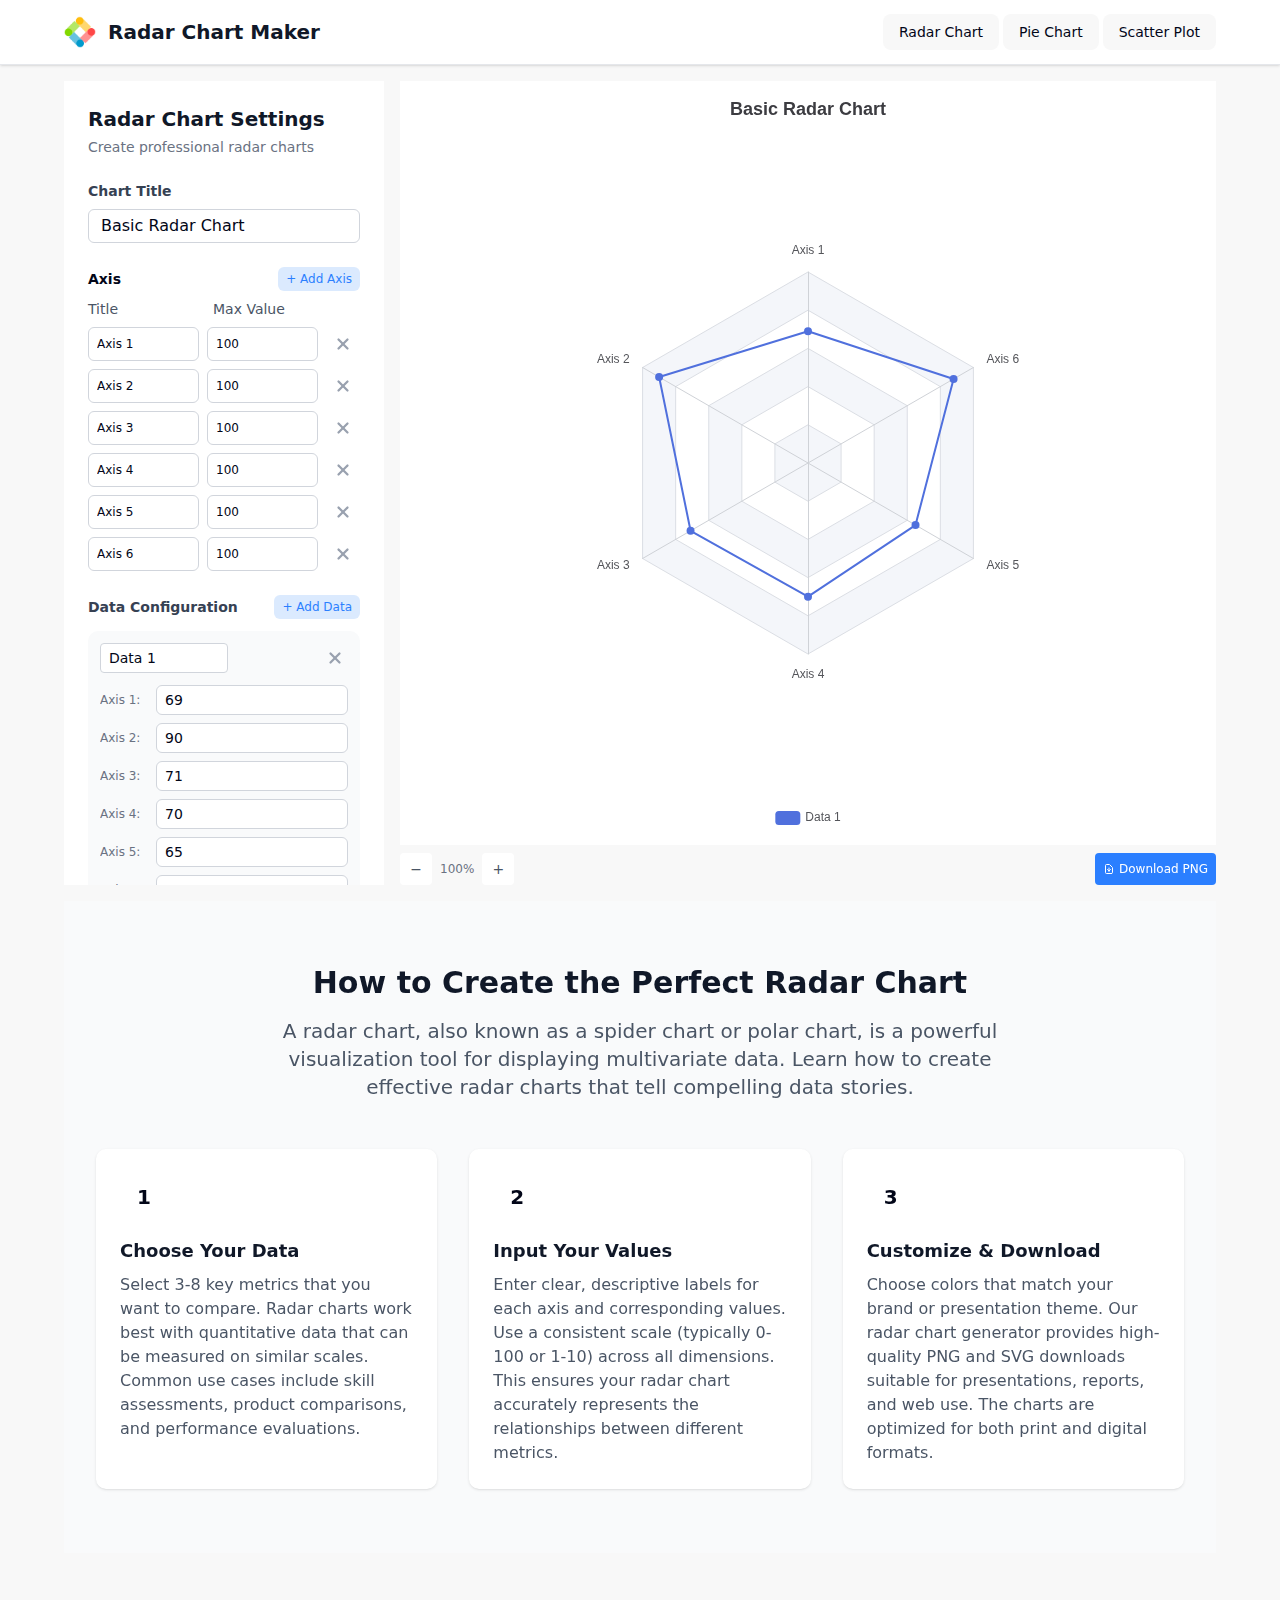
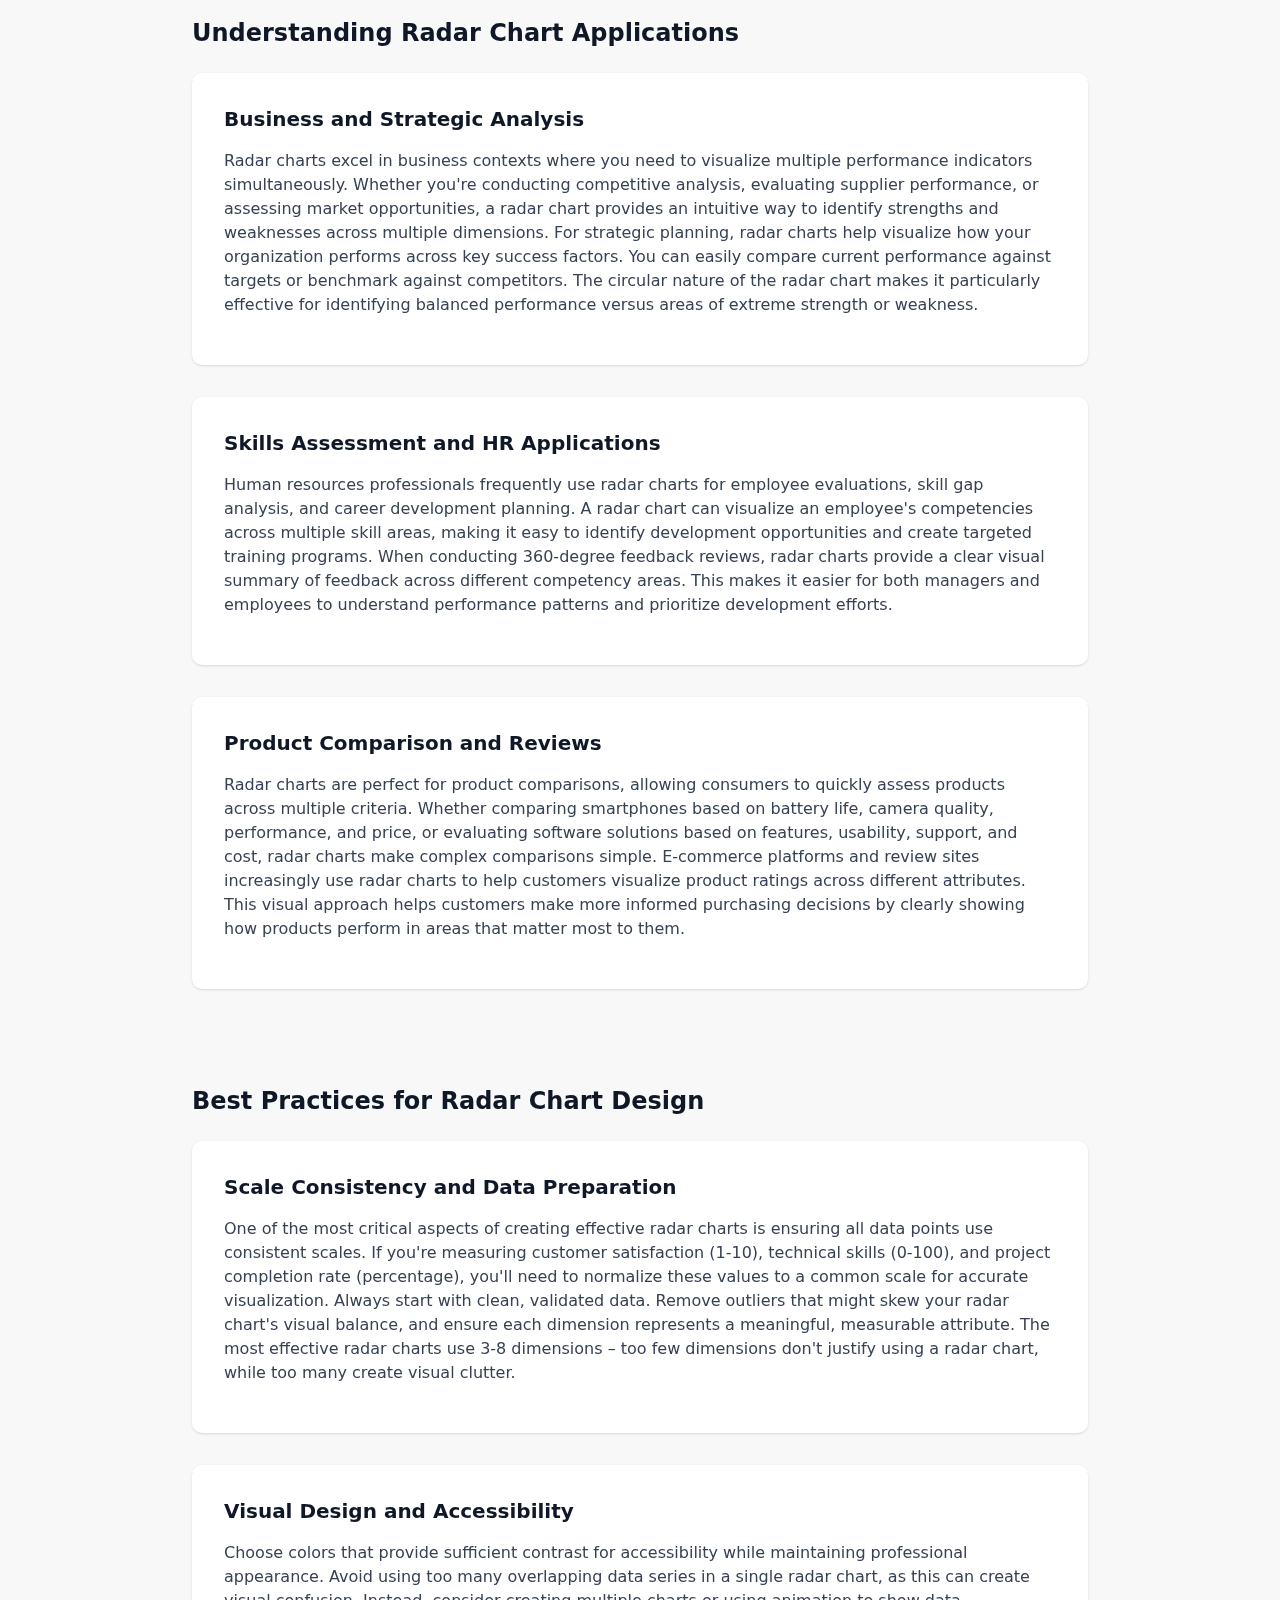
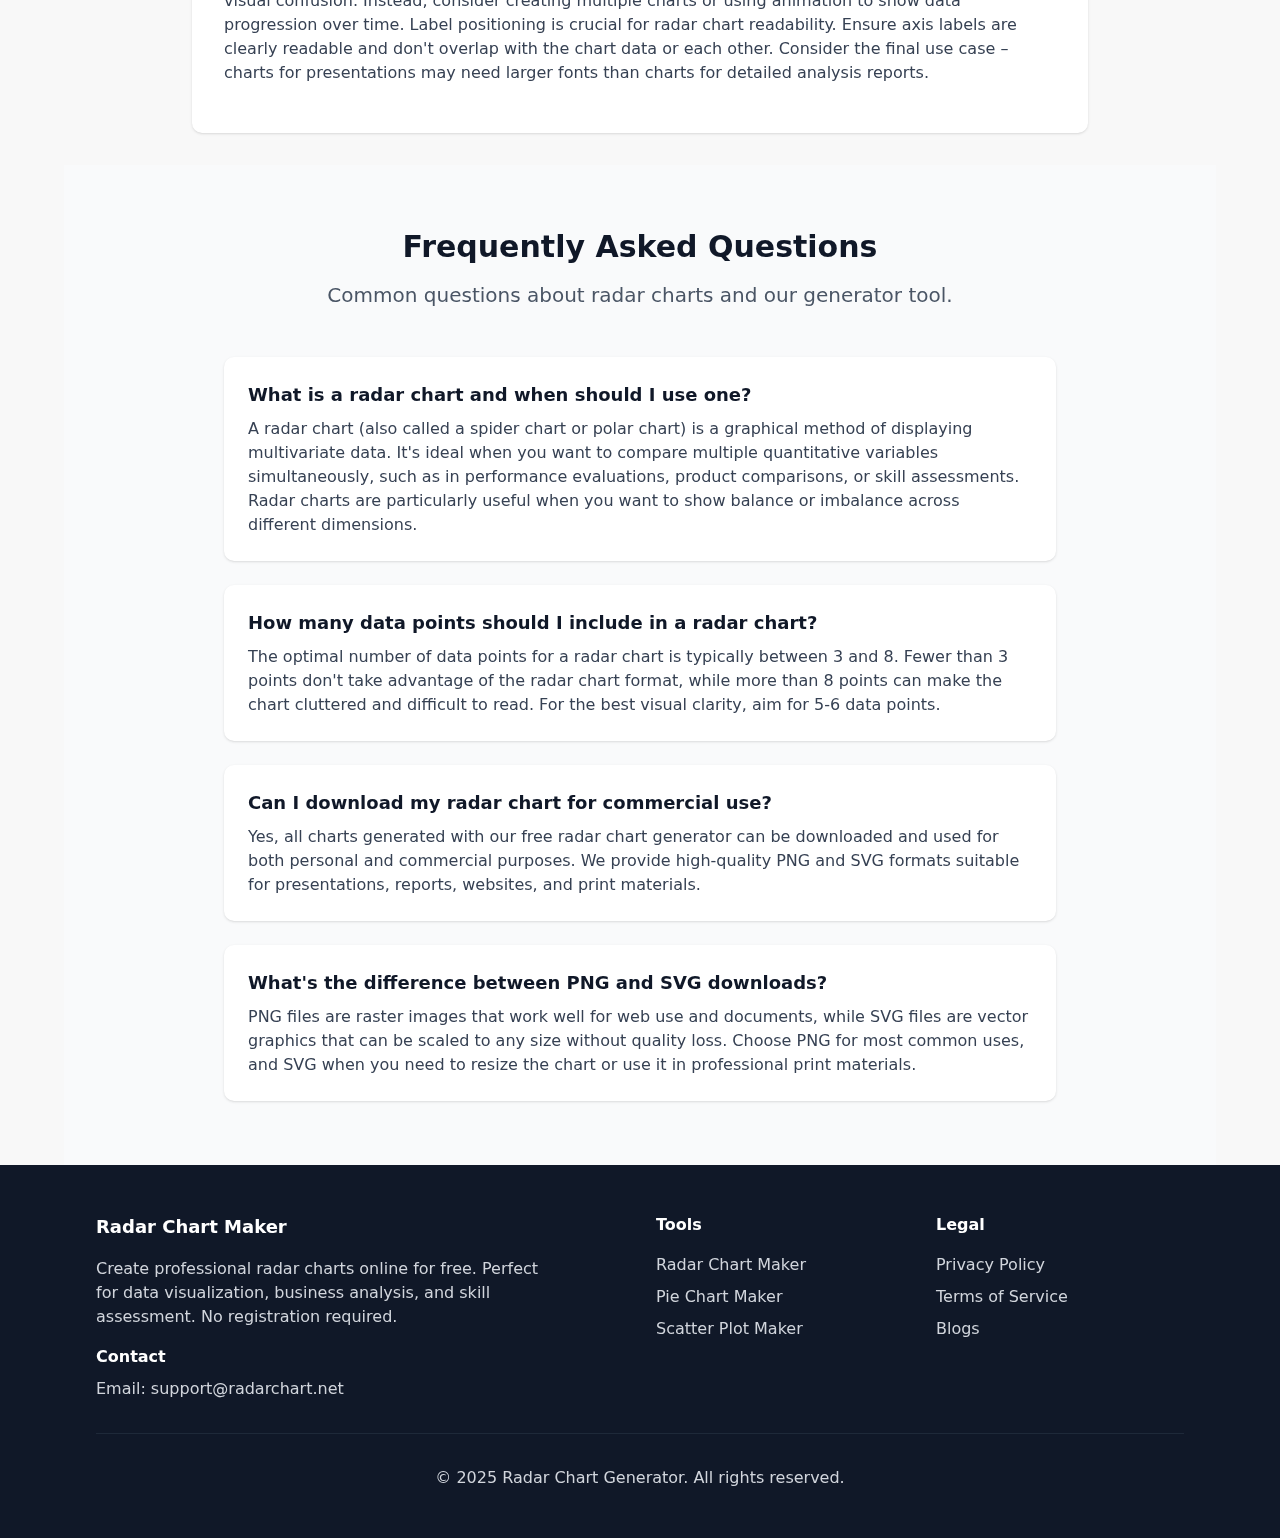
<file: index.html>
<!DOCTYPE html><!--4o_LHOQW8O6uCX8u5oyj0--><html lang="en"><head><meta charSet="utf-8"/><meta name="viewport" content="width=device-width, initial-scale=1"/><link rel="preload" as="image" href="/apple-touch-icon.png"/><link rel="stylesheet" href="/_next/static/chunks/5a320f5ee51da058.css" data-precedence="next"/><link rel="preload" as="script" fetchPriority="low" href="/_next/static/chunks/64efe8bc97ebb595.js"/><script src="/_next/static/chunks/2ab65c479bcbedba.js" async=""></script><script src="/_next/static/chunks/63dba52cde864d84.js" async=""></script><script src="/_next/static/chunks/54afae82ba38f00b.js" async=""></script><script src="/_next/static/chunks/turbopack-a884656c762ca9e9.js" async=""></script><script src="/_next/static/chunks/c80bb74a1b9a667b.js" async=""></script><script src="/_next/static/chunks/7dd66bdf8a7e5707.js" async=""></script><script src="/_next/static/chunks/6c3bc67682d80986.js" async=""></script><script src="/_next/static/chunks/ee2644284ed7be77.js" async=""></script><script src="/_next/static/chunks/d3dabf2f29662ba1.js" async=""></script><title>Free Radar Chart Maker Online - Create Custom Radar Charts</title><meta name="description" content="Create radar chart online for free. Generate and customize radar charts and download png image for free. for everyone—no coding or design skills needed!"/><link rel="canonical" href="https://radarchart.net"/><script src="/_next/static/chunks/a6dad97d9634a72d.js" noModule=""></script></head><body><div hidden=""><!--$--><!--/$--></div><header class="bg-white shadow-sm border-b border-gray-200 z-50"><div class="max-w-6xl mx-auto px-4 sm:px-6 lg:px-0"><div class="flex justify-between items-center h-16"><div class="flex items-center"><img src="/apple-touch-icon.png" alt="Logo" class="h-8 w-8 mr-3"/><h1 class="text-xl font-semibold text-gray-900">Radar Chart Maker</h1></div><nav class="hidden md:flex space-x-8"><nav aria-label="Main" data-orientation="horizontal" dir="ltr" data-slot="navigation-menu" data-viewport="false" class="group/navigation-menu relative flex max-w-max flex-1 items-center justify-center"><div style="position:relative"><ul data-orientation="horizontal" data-slot="navigation-menu-list" class="group flex flex-1 list-none items-center justify-center gap-1" dir="ltr"><li data-slot="navigation-menu-item" class="relative"><a data-slot="navigation-menu-link" class="data-[active=true]:focus:bg-accent data-[active=true]:hover:bg-accent data-[active=true]:bg-accent/50 data-[active=true]:text-accent-foreground [&amp;_svg:not([class*=&#x27;text-&#x27;])]:text-muted-foreground flex-col gap-1 p-2 [&amp;_svg:not([class*=&#x27;size-&#x27;])]:size-4 group inline-flex h-9 w-max items-center justify-center rounded-md bg-background px-4 py-2 text-sm font-medium hover:bg-accent hover:text-accent-foreground focus:bg-accent focus:text-accent-foreground disabled:pointer-events-none disabled:opacity-50 data-[state=open]:hover:bg-accent data-[state=open]:text-accent-foreground data-[state=open]:focus:bg-accent data-[state=open]:bg-accent/50 focus-visible:ring-ring/50 outline-none transition-[color,box-shadow] focus-visible:ring-[3px] focus-visible:outline-1" data-radix-collection-item="" href="/">Radar Chart</a></li><li data-slot="navigation-menu-item" class="relative"><a data-slot="navigation-menu-link" class="data-[active=true]:focus:bg-accent data-[active=true]:hover:bg-accent data-[active=true]:bg-accent/50 data-[active=true]:text-accent-foreground [&amp;_svg:not([class*=&#x27;text-&#x27;])]:text-muted-foreground flex-col gap-1 p-2 [&amp;_svg:not([class*=&#x27;size-&#x27;])]:size-4 group inline-flex h-9 w-max items-center justify-center rounded-md bg-background px-4 py-2 text-sm font-medium hover:bg-accent hover:text-accent-foreground focus:bg-accent focus:text-accent-foreground disabled:pointer-events-none disabled:opacity-50 data-[state=open]:hover:bg-accent data-[state=open]:text-accent-foreground data-[state=open]:focus:bg-accent data-[state=open]:bg-accent/50 focus-visible:ring-ring/50 outline-none transition-[color,box-shadow] focus-visible:ring-[3px] focus-visible:outline-1" data-radix-collection-item="" href="/pie-chart">Pie Chart</a></li><li data-slot="navigation-menu-item" class="relative"><a data-slot="navigation-menu-link" class="data-[active=true]:focus:bg-accent data-[active=true]:hover:bg-accent data-[active=true]:bg-accent/50 data-[active=true]:text-accent-foreground [&amp;_svg:not([class*=&#x27;text-&#x27;])]:text-muted-foreground flex-col gap-1 p-2 [&amp;_svg:not([class*=&#x27;size-&#x27;])]:size-4 group inline-flex h-9 w-max items-center justify-center rounded-md bg-background px-4 py-2 text-sm font-medium hover:bg-accent hover:text-accent-foreground focus:bg-accent focus:text-accent-foreground disabled:pointer-events-none disabled:opacity-50 data-[state=open]:hover:bg-accent data-[state=open]:text-accent-foreground data-[state=open]:focus:bg-accent data-[state=open]:bg-accent/50 focus-visible:ring-ring/50 outline-none transition-[color,box-shadow] focus-visible:ring-[3px] focus-visible:outline-1" data-radix-collection-item="" href="/scatter-plot">Scatter Plot</a></li></ul></div></nav></nav></div></div></header><main class="max-w-6xl mx-auto"><div class="lg:h-[calc(100vh-64px)] min-h[800px] flex flex-col md:flex-row  gap-4 py-4"><div class="w-full md:w-[320px] lg:w-[320px] md:flex-shrink-0"><div class="bg-white w-full h-full flex-shrink-0 overflow-y-auto"><div class="p-6"><div class="flex flex-col items-start justify-between mb-6"><h2 class="text-xl font-semibold text-gray-900">Radar Chart Settings</h2><p class="text-sm text-gray-500 mt-1">Create professional radar charts</p></div><div class="mb-6"><label class="block text-sm font-semibold text-gray-700 mb-2">Chart Title</label><input type="text" id="chartTitle" class="w-full px-3 py-1 border border-gray-300 rounded-sm focus:outline-none focus:ring-1 focus:ring-blue-500 focus:border-blue-500" placeholder="Enter chart title" value="Basic Radar Chart"/></div><div class="bg-white p-0 mb-4"><div class="flex justify-between items-center"><div class="flex items-center"><h2 class="font-semibold text-sm">Axis</h2></div><button class="text-xs bg-blue-100 text-blue-500 px-2 py-1 rounded-sm hover:bg-primary/20 transition-colors flex items-center">+ Add Axis</button></div><div class="bg-light py-2"><div class="space-y-2 pr-1"><div class="flex items-center gap-2"><div class="flex-1 flex items-center gap-2 text-sm text-gray-600"><div class="w-1/2">Title</div><div class="w-1/2">Max Value  </div></div><div class="w-[18px]"></div></div><div class="flex items-center justify-between gap-2"><input id="dimension-name-1" type="text" class="bg-white text-xs px-2 py-2 border border-gray-300 rounded-sm focus:outline-none focus:ring-1 focus:ring-blue-500 focus:border-blue-500 w-full rounded-sm" value="Axis 1"/><input id="dimension-vaule-1" type="number" class="bg-white text-xs px-2 py-2 border border-gray-300 rounded-sm focus:outline-none focus:ring-1 focus:ring-blue-500 focus:border-blue-500 w-full rounded-sm" value="100"/><button class="p-1 ml-1 text-gray-400 hover:text-red-700 cursor-pointer" title="Remove Axis"><svg xmlns="http://www.w3.org/2000/svg" width="18" height="18" viewBox="0 0 24 24" fill="none" stroke="currentColor" stroke-width="3" stroke-linecap="round" stroke-linejoin="round" class="lucide lucide-x-icon lucide-x"><path d="M18 6 6 18"></path><path d="m6 6 12 12"></path></svg></button></div><div class="flex items-center justify-between gap-2"><input id="dimension-name-2" type="text" class="bg-white text-xs px-2 py-2 border border-gray-300 rounded-sm focus:outline-none focus:ring-1 focus:ring-blue-500 focus:border-blue-500 w-full rounded-sm" value="Axis 2"/><input id="dimension-vaule-2" type="number" class="bg-white text-xs px-2 py-2 border border-gray-300 rounded-sm focus:outline-none focus:ring-1 focus:ring-blue-500 focus:border-blue-500 w-full rounded-sm" value="100"/><button class="p-1 ml-1 text-gray-400 hover:text-red-700 cursor-pointer" title="Remove Axis"><svg xmlns="http://www.w3.org/2000/svg" width="18" height="18" viewBox="0 0 24 24" fill="none" stroke="currentColor" stroke-width="3" stroke-linecap="round" stroke-linejoin="round" class="lucide lucide-x-icon lucide-x"><path d="M18 6 6 18"></path><path d="m6 6 12 12"></path></svg></button></div><div class="flex items-center justify-between gap-2"><input id="dimension-name-3" type="text" class="bg-white text-xs px-2 py-2 border border-gray-300 rounded-sm focus:outline-none focus:ring-1 focus:ring-blue-500 focus:border-blue-500 w-full rounded-sm" value="Axis 3"/><input id="dimension-vaule-3" type="number" class="bg-white text-xs px-2 py-2 border border-gray-300 rounded-sm focus:outline-none focus:ring-1 focus:ring-blue-500 focus:border-blue-500 w-full rounded-sm" value="100"/><button class="p-1 ml-1 text-gray-400 hover:text-red-700 cursor-pointer" title="Remove Axis"><svg xmlns="http://www.w3.org/2000/svg" width="18" height="18" viewBox="0 0 24 24" fill="none" stroke="currentColor" stroke-width="3" stroke-linecap="round" stroke-linejoin="round" class="lucide lucide-x-icon lucide-x"><path d="M18 6 6 18"></path><path d="m6 6 12 12"></path></svg></button></div><div class="flex items-center justify-between gap-2"><input id="dimension-name-4" type="text" class="bg-white text-xs px-2 py-2 border border-gray-300 rounded-sm focus:outline-none focus:ring-1 focus:ring-blue-500 focus:border-blue-500 w-full rounded-sm" value="Axis 4"/><input id="dimension-vaule-4" type="number" class="bg-white text-xs px-2 py-2 border border-gray-300 rounded-sm focus:outline-none focus:ring-1 focus:ring-blue-500 focus:border-blue-500 w-full rounded-sm" value="100"/><button class="p-1 ml-1 text-gray-400 hover:text-red-700 cursor-pointer" title="Remove Axis"><svg xmlns="http://www.w3.org/2000/svg" width="18" height="18" viewBox="0 0 24 24" fill="none" stroke="currentColor" stroke-width="3" stroke-linecap="round" stroke-linejoin="round" class="lucide lucide-x-icon lucide-x"><path d="M18 6 6 18"></path><path d="m6 6 12 12"></path></svg></button></div><div class="flex items-center justify-between gap-2"><input id="dimension-name-5" type="text" class="bg-white text-xs px-2 py-2 border border-gray-300 rounded-sm focus:outline-none focus:ring-1 focus:ring-blue-500 focus:border-blue-500 w-full rounded-sm" value="Axis 5"/><input id="dimension-vaule-5" type="number" class="bg-white text-xs px-2 py-2 border border-gray-300 rounded-sm focus:outline-none focus:ring-1 focus:ring-blue-500 focus:border-blue-500 w-full rounded-sm" value="100"/><button class="p-1 ml-1 text-gray-400 hover:text-red-700 cursor-pointer" title="Remove Axis"><svg xmlns="http://www.w3.org/2000/svg" width="18" height="18" viewBox="0 0 24 24" fill="none" stroke="currentColor" stroke-width="3" stroke-linecap="round" stroke-linejoin="round" class="lucide lucide-x-icon lucide-x"><path d="M18 6 6 18"></path><path d="m6 6 12 12"></path></svg></button></div><div class="flex items-center justify-between gap-2"><input id="dimension-name-6" type="text" class="bg-white text-xs px-2 py-2 border border-gray-300 rounded-sm focus:outline-none focus:ring-1 focus:ring-blue-500 focus:border-blue-500 w-full rounded-sm" value="Axis 6"/><input id="dimension-vaule-6" type="number" class="bg-white text-xs px-2 py-2 border border-gray-300 rounded-sm focus:outline-none focus:ring-1 focus:ring-blue-500 focus:border-blue-500 w-full rounded-sm" value="100"/><button class="p-1 ml-1 text-gray-400 hover:text-red-700 cursor-pointer" title="Remove Axis"><svg xmlns="http://www.w3.org/2000/svg" width="18" height="18" viewBox="0 0 24 24" fill="none" stroke="currentColor" stroke-width="3" stroke-linecap="round" stroke-linejoin="round" class="lucide lucide-x-icon lucide-x"><path d="M18 6 6 18"></path><path d="m6 6 12 12"></path></svg></button></div></div></div></div><div class="mb-6"><div class="flex items-center justify-between mb-3"><label class="block text-sm font-semibold text-gray-700">Data Configuration</label><button class="text-xs bg-blue-100 text-blue-500 px-2 py-1 rounded-sm hover:bg-primary/20 transition-colors flex items-center">+ Add Data</button></div><div class="flex flex-col gap-2"><div class="dataset-item bg-gray-50 p-3 rounded-lg"><div class="flex justify-between items-center mb-3"><div class="flex items-center space-x-2"><input type="text" class="bg-white dataset-name px-2 py-1 border border-gray-300 rounded focus:ring-2 focus:ring-primary/50 focus:border-primary transition-all outline-none text-sm w-32" value="Data 1"/></div><button class="remove-dataset text-gray-400 hover:text-red-500 p-1"><svg xmlns="http://www.w3.org/2000/svg" width="18" height="18" viewBox="0 0 24 24" fill="none" stroke="currentColor" stroke-width="3" stroke-linecap="round" stroke-linejoin="round" class="lucide lucide-x-icon lucide-x"><path d="M18 6 6 18"></path><path d="m6 6 12 12"></path></svg></button></div><div class="dataset-values space-y-2"><div class="flex items-center space-x-2"><label class="text-xs text-gray-500 w-16 whitespace-nowrap overflow-hidden text-ellipsis">Axis 1<!-- -->:</label><input type="number" class="dataset-value bg-white flex-grow px-2 py-1 border border-gray-300 rounded-sm focus:outline-none focus:ring-1 focus:ring-blue-500 focus:border-blue-500 text-sm" value="69"/></div><div class="flex items-center space-x-2"><label class="text-xs text-gray-500 w-16 whitespace-nowrap overflow-hidden text-ellipsis">Axis 2<!-- -->:</label><input type="number" class="dataset-value bg-white flex-grow px-2 py-1 border border-gray-300 rounded-sm focus:outline-none focus:ring-1 focus:ring-blue-500 focus:border-blue-500 text-sm" value="90"/></div><div class="flex items-center space-x-2"><label class="text-xs text-gray-500 w-16 whitespace-nowrap overflow-hidden text-ellipsis">Axis 3<!-- -->:</label><input type="number" class="dataset-value bg-white flex-grow px-2 py-1 border border-gray-300 rounded-sm focus:outline-none focus:ring-1 focus:ring-blue-500 focus:border-blue-500 text-sm" value="71"/></div><div class="flex items-center space-x-2"><label class="text-xs text-gray-500 w-16 whitespace-nowrap overflow-hidden text-ellipsis">Axis 4<!-- -->:</label><input type="number" class="dataset-value bg-white flex-grow px-2 py-1 border border-gray-300 rounded-sm focus:outline-none focus:ring-1 focus:ring-blue-500 focus:border-blue-500 text-sm" value="70"/></div><div class="flex items-center space-x-2"><label class="text-xs text-gray-500 w-16 whitespace-nowrap overflow-hidden text-ellipsis">Axis 5<!-- -->:</label><input type="number" class="dataset-value bg-white flex-grow px-2 py-1 border border-gray-300 rounded-sm focus:outline-none focus:ring-1 focus:ring-blue-500 focus:border-blue-500 text-sm" value="65"/></div><div class="flex items-center space-x-2"><label class="text-xs text-gray-500 w-16 whitespace-nowrap overflow-hidden text-ellipsis">Axis 6<!-- -->:</label><input type="number" class="dataset-value bg-white flex-grow px-2 py-1 border border-gray-300 rounded-sm focus:outline-none focus:ring-1 focus:ring-blue-500 focus:border-blue-500 text-sm" value="88"/></div></div></div></div></div></div></div></div><div class="flex-1 min-w-0 flex flex-col"><div class="flex-1"><div class="w-full h-full min-h-[300px] flex flex-col" style="min-height:300px"><div class="flex-1 p-0 flex items-center w-full h-full"><div id="radar" class="chart-container w-full md:h-full mx-auto flex items-center justify-center bg-white  min-h-[300px]" style="width:100%;height:100%"><div style="width:100%;height:100%" class="bg-width min-h-[300px]" aria-label="chart canvas"></div></div></div><div class="h-8 mt-2 flex items-center justify-between"><div class="flex items-center space-x-1"><button class="w-8 h-8 bg-white flex items-center justify-center text-gray-600 hover:text-gray-800 hover:bg-gray-200 rounded transition-colors" title="缩小"><span class="text-sm font-medium">−</span></button><span class="text-xs text-gray-500 px-1 min-w-[32px] text-center">100<!-- -->%</span><button class="w-8 h-8 bg-white flex items-center justify-center text-gray-600 hover:text-gray-800 hover:bg-gray-200 rounded transition-colors" title="放大"><span class="text-sm font-medium">+</span></button></div><div class="flex items-center"><button class="h-8 px-2 bg-blue-500 flex items-center space-x-1 text-xs text-white hover:text-gray-800 hover:bg-gray-200 rounded transition-colors" title="下载图表"><svg class="w-3 h-3" fill="none" stroke="currentColor" viewBox="0 0 24 24"><path stroke-linecap="round" stroke-linejoin="round" stroke-width="2" d="M12 10v6m0 0l-3-3m3 3l3-3m2 8H7a2 2 0 01-2-2V5a2 2 0 012-2h5.586a1 1 0 01.707.293l5.414 5.414a1 1 0 01.293.707V19a2 2 0 01-2 2z"></path></svg><span>Download PNG</span></button></div></div></div></div></div></div><section id="guide" class="py-16 bg-gray-50"><div class="max-w-6xl mx-auto px-8"><div class="text-center mb-12"><h2 class="text-3xl font-bold text-gray-900 mb-4">How to Create the Perfect Radar Chart</h2><p class="text-xl text-gray-600 max-w-3xl mx-auto">A radar chart, also known as a spider chart or polar chart, is a powerful visualization tool for displaying multivariate data. Learn how to create effective radar charts that tell compelling data stories.</p></div><div class="grid md:grid-cols-3 gap-8"><div class="bg-white p-6 rounded-lg shadow-sm"><div class="w-12 h-12 bg-primary-100 rounded-lg flex items-center justify-center mb-4"><span class="text-primary-600 text-xl font-bold">1</span></div><h3 class="text-lg font-semibold text-gray-900 mb-2">Choose Your Data</h3><p class="text-gray-600">Select 3-8 key metrics that you want to compare. Radar charts work best with quantitative data that can be measured on similar scales. Common use cases include skill assessments, product comparisons, and performance evaluations.</p></div><div class="bg-white p-6 rounded-lg shadow-sm"><div class="w-12 h-12 bg-primary-100 rounded-lg flex items-center justify-center mb-4"><span class="text-primary-600 text-xl font-bold">2</span></div><h3 class="text-lg font-semibold text-gray-900 mb-2">Input Your Values</h3><p class="text-gray-600">Enter clear, descriptive labels for each axis and corresponding values. Use a consistent scale (typically 0-100 or 1-10) across all dimensions. This ensures your radar chart accurately represents the relationships between different metrics.</p></div><div class="bg-white p-6 rounded-lg shadow-sm"><div class="w-12 h-12 bg-primary-100 rounded-lg flex items-center justify-center mb-4"><span class="text-primary-600 text-xl font-bold">3</span></div><h3 class="text-lg font-semibold text-gray-900 mb-2">Customize &amp; Download</h3><p class="text-gray-600">Choose colors that match your brand or presentation theme. Our radar chart generator provides high-quality PNG and SVG downloads suitable for presentations, reports, and web use. The charts are optimized for both print and digital formats.</p></div></div></div></section><section id="examples" class="pt-16"><div class="prose prose-lg max-w-4xl mx-auto"><h2 class="text-2xl font-bold text-gray-900 mb-6">Understanding Radar Chart Applications</h2><div class="bg-white p-8 rounded-lg shadow-sm mb-8"><h3 class="text-xl font-semibold text-gray-900 mb-4">Business and Strategic Analysis</h3><p class="text-gray-700 mb-4">Radar charts excel in business contexts where you need to visualize multiple performance indicators simultaneously. Whether you&#x27;re conducting competitive analysis, evaluating supplier performance, or assessing market opportunities, a radar chart provides an intuitive way to identify strengths and weaknesses across multiple dimensions.

For strategic planning, radar charts help visualize how your organization performs across key success factors. You can easily compare current performance against targets or benchmark against competitors. The circular nature of the radar chart makes it particularly effective for identifying balanced performance versus areas of extreme strength or weakness.</p></div><div class="bg-white p-8 rounded-lg shadow-sm mb-8"><h3 class="text-xl font-semibold text-gray-900 mb-4">Skills Assessment and HR Applications</h3><p class="text-gray-700 mb-4">Human resources professionals frequently use radar charts for employee evaluations, skill gap analysis, and career development planning. A radar chart can visualize an employee&#x27;s competencies across multiple skill areas, making it easy to identify development opportunities and create targeted training programs.

When conducting 360-degree feedback reviews, radar charts provide a clear visual summary of feedback across different competency areas. This makes it easier for both managers and employees to understand performance patterns and prioritize development efforts.</p></div><div class="bg-white p-8 rounded-lg shadow-sm mb-8"><h3 class="text-xl font-semibold text-gray-900 mb-4">Product Comparison and Reviews</h3><p class="text-gray-700 mb-4">Radar charts are perfect for product comparisons, allowing consumers to quickly assess products across multiple criteria. Whether comparing smartphones based on battery life, camera quality, performance, and price, or evaluating software solutions based on features, usability, support, and cost, radar charts make complex comparisons simple.

E-commerce platforms and review sites increasingly use radar charts to help customers visualize product ratings across different attributes. This visual approach helps customers make more informed purchasing decisions by clearly showing how products perform in areas that matter most to them.</p></div></div></section><section id="examples" class="pt-16"><div class="prose prose-lg max-w-4xl mx-auto"><h2 class="text-2xl font-bold text-gray-900 mb-6">Best Practices for Radar Chart Design</h2><div class="bg-white p-8 rounded-lg shadow-sm mb-8"><h3 class="text-xl font-semibold text-gray-900 mb-4">Scale Consistency and Data Preparation</h3><p class="text-gray-700 mb-4">One of the most critical aspects of creating effective radar charts is ensuring all data points use consistent scales. If you&#x27;re measuring customer satisfaction (1-10), technical skills (0-100), and project completion rate (percentage), you&#x27;ll need to normalize these values to a common scale for accurate visualization.

Always start with clean, validated data. Remove outliers that might skew your radar chart&#x27;s visual balance, and ensure each dimension represents a meaningful, measurable attribute. The most effective radar charts use 3-8 dimensions – too few dimensions don&#x27;t justify using a radar chart, while too many create visual clutter.</p></div><div class="bg-white p-8 rounded-lg shadow-sm mb-8"><h3 class="text-xl font-semibold text-gray-900 mb-4">Visual Design and Accessibility</h3><p class="text-gray-700 mb-4">Choose colors that provide sufficient contrast for accessibility while maintaining professional appearance. Avoid using too many overlapping data series in a single radar chart, as this can create visual confusion. Instead, consider creating multiple charts or using animation to show data progression over time.

Label positioning is crucial for radar chart readability. Ensure axis labels are clearly readable and don&#x27;t overlap with the chart data or each other. Consider the final use case – charts for presentations may need larger fonts than charts for detailed analysis reports.</p></div></div></section><section class="py-16 bg-gray-50"><div class="max-w-4xl mx-auto px-8"><div class="text-center mb-12"><h2 class="text-3xl font-bold text-gray-900 mb-4">Frequently Asked Questions</h2><p class="text-xl text-gray-600">Common questions about radar charts and our generator tool.</p></div><div class="space-y-6"><div class="bg-white p-6 rounded-lg shadow-sm"><h3 class="text-lg font-semibold text-gray-900 mb-2">What is a radar chart and when should I use one?</h3><p class="text-gray-700">A radar chart (also called a spider chart or polar chart) is a graphical method of displaying multivariate data. It&#x27;s ideal when you want to compare multiple quantitative variables simultaneously, such as in performance evaluations, product comparisons, or skill assessments. Radar charts are particularly useful when you want to show balance or imbalance across different dimensions.</p></div><div class="bg-white p-6 rounded-lg shadow-sm"><h3 class="text-lg font-semibold text-gray-900 mb-2">How many data points should I include in a radar chart?</h3><p class="text-gray-700">The optimal number of data points for a radar chart is typically between 3 and 8. Fewer than 3 points don&#x27;t take advantage of the radar chart format, while more than 8 points can make the chart cluttered and difficult to read. For the best visual clarity, aim for 5-6 data points.</p></div><div class="bg-white p-6 rounded-lg shadow-sm"><h3 class="text-lg font-semibold text-gray-900 mb-2">Can I download my radar chart for commercial use?</h3><p class="text-gray-700">Yes, all charts generated with our free radar chart generator can be downloaded and used for both personal and commercial purposes. We provide high-quality PNG and SVG formats suitable for presentations, reports, websites, and print materials.</p></div><div class="bg-white p-6 rounded-lg shadow-sm"><h3 class="text-lg font-semibold text-gray-900 mb-2">What&#x27;s the difference between PNG and SVG downloads?</h3><p class="text-gray-700">PNG files are raster images that work well for web use and documents, while SVG files are vector graphics that can be scaled to any size without quality loss. Choose PNG for most common uses, and SVG when you need to resize the chart or use it in professional print materials.</p></div></div></div></section></main><footer class="bg-gray-900 text-white py-12"><div class="max-w-6xl mx-auto px-8"><div class="grid md:grid-cols-4 gap-8"><div class="col-span-2"><h3 class="text-lg font-semibold mb-4">Radar Chart Maker</h3><p class="text-gray-300 max-w-md">Create professional radar charts online for free. Perfect for data visualization, business analysis, and skill assessment. No registration required.</p><div><h4 class="font-semibold mt-4 mb-2">Contact</h4><p class="text-gray-300">Email: support@radarchart.net</p></div></div><div><h4 class="font-semibold mb-4">Tools</h4><ul class="space-y-2 text-gray-300"><li><a href="/" class="hover:text-white">Radar Chart Maker</a></li><li><a href="/pie-chart" class="hover:text-white">Pie Chart Maker</a></li><li><a href="/scatter-plot" class="hover:text-white">Scatter Plot Maker</a></li></ul></div><div><h4 class="font-semibold mb-4">Legal</h4><ul class="space-y-2 text-gray-300"><li><a class="hover:text-white" href="/privacy.html">Privacy Policy</a></li><li><a class="hover:text-white" href="/terms.html">Terms of Service</a></li><li><a class="hover:text-white" href="/blogs">Blogs</a></li></ul></div></div><div class="border-t border-gray-800 mt-8 pt-8 text-center text-gray-300"><p>© <!-- -->2025 Radar Chart Generator. All rights reserved.</p></div></div></footer><!--$--><!--/$--><script src="/_next/static/chunks/64efe8bc97ebb595.js" id="_R_" async=""></script><script>(self.__next_f=self.__next_f||[]).push([0])</script><script>self.__next_f.push([1,"1:\"$Sreact.fragment\"\n2:I[39756,[\"/_next/static/chunks/c80bb74a1b9a667b.js\",\"/_next/static/chunks/7dd66bdf8a7e5707.js\"],\"default\"]\n3:I[37457,[\"/_next/static/chunks/c80bb74a1b9a667b.js\",\"/_next/static/chunks/7dd66bdf8a7e5707.js\"],\"default\"]\n4:I[29454,[\"/_next/static/chunks/c80bb74a1b9a667b.js\",\"/_next/static/chunks/7dd66bdf8a7e5707.js\"],\"default\"]\n5:I[53988,[\"/_next/static/chunks/c80bb74a1b9a667b.js\",\"/_next/static/chunks/7dd66bdf8a7e5707.js\"],\"default\"]\n6:I[30589,[\"/_next/static/chunks/c80bb74a1b9a667b.js\",\"/_next/static/chunks/7dd66bdf8a7e5707.js\",\"/_next/static/chunks/6c3bc67682d80986.js\",\"/_next/static/chunks/ee2644284ed7be77.js\",\"/_next/static/chunks/d3dabf2f29662ba1.js\"],\"default\"]\n7:I[54169,[\"/_next/static/chunks/c80bb74a1b9a667b.js\",\"/_next/static/chunks/7dd66bdf8a7e5707.js\",\"/_next/static/chunks/6c3bc67682d80986.js\",\"/_next/static/chunks/ee2644284ed7be77.js\",\"/_next/static/chunks/d3dabf2f29662ba1.js\"],\"default\"]\n8:I[16625,[\"/_next/static/chunks/c80bb74a1b9a667b.js\",\"/_next/static/chunks/7dd66bdf8a7e5707.js\",\"/_next/static/chunks/6c3bc67682d80986.js\",\"/_next/static/chunks/ee2644284ed7be77.js\",\"/_next/static/chunks/d3dabf2f29662ba1.js\"],\"default\"]\n9:I[12479,[\"/_next/static/chunks/c80bb74a1b9a667b.js\",\"/_next/static/chunks/7dd66bdf8a7e5707.js\",\"/_next/static/chunks/6c3bc67682d80986.js\",\"/_next/static/chunks/ee2644284ed7be77.js\",\"/_next/static/chunks/d3dabf2f29662ba1.js\"],\"default\"]\n14:I[68027,[\"/_next/static/chunks/c80bb74a1b9a667b.js\",\"/_next/static/chunks/7dd66bdf8a7e5707.js\"],\"default\"]\n:HL[\"/_next/static/chunks/5a320f5ee51da058.css\",\"style\"]\n"])</script><script>self.__next_f.push([1,"0:{\"P\":null,\"b\":\"4o_LHOQW8O6uCX8u5oyj0\",\"p\":\"\",\"c\":[\"\",\"\"],\"i\":false,\"f\":[[[\"\",{\"children\":[\"__PAGE__\",{}]},\"$undefined\",\"$undefined\",true],[\"\",[\"$\",\"$1\",\"c\",{\"children\":[[[\"$\",\"link\",\"0\",{\"rel\":\"stylesheet\",\"href\":\"/_next/static/chunks/5a320f5ee51da058.css\",\"precedence\":\"next\",\"crossOrigin\":\"$undefined\",\"nonce\":\"$undefined\"}],[\"$\",\"script\",\"script-0\",{\"src\":\"/_next/static/chunks/c80bb74a1b9a667b.js\",\"async\":true,\"nonce\":\"$undefined\"}],[\"$\",\"script\",\"script-1\",{\"src\":\"/_next/static/chunks/7dd66bdf8a7e5707.js\",\"async\":true,\"nonce\":\"$undefined\"}]],[\"$\",\"html\",null,{\"lang\":\"en\",\"children\":[\"$\",\"body\",null,{\"children\":[[\"$\",\"$L2\",null,{\"parallelRouterKey\":\"children\",\"error\":\"$undefined\",\"errorStyles\":\"$undefined\",\"errorScripts\":\"$undefined\",\"template\":[\"$\",\"$L3\",null,{}],\"templateStyles\":\"$undefined\",\"templateScripts\":\"$undefined\",\"notFound\":[[[\"$\",\"title\",null,{\"children\":\"404: This page could not be found.\"}],[\"$\",\"div\",null,{\"style\":{\"fontFamily\":\"system-ui,\\\"Segoe UI\\\",Roboto,Helvetica,Arial,sans-serif,\\\"Apple Color Emoji\\\",\\\"Segoe UI Emoji\\\"\",\"height\":\"100vh\",\"textAlign\":\"center\",\"display\":\"flex\",\"flexDirection\":\"column\",\"alignItems\":\"center\",\"justifyContent\":\"center\"},\"children\":[\"$\",\"div\",null,{\"children\":[[\"$\",\"style\",null,{\"dangerouslySetInnerHTML\":{\"__html\":\"body{color:#000;background:#fff;margin:0}.next-error-h1{border-right:1px solid rgba(0,0,0,.3)}@media (prefers-color-scheme:dark){body{color:#fff;background:#000}.next-error-h1{border-right:1px solid rgba(255,255,255,.3)}}\"}}],[\"$\",\"h1\",null,{\"className\":\"next-error-h1\",\"style\":{\"display\":\"inline-block\",\"margin\":\"0 20px 0 0\",\"padding\":\"0 23px 0 0\",\"fontSize\":24,\"fontWeight\":500,\"verticalAlign\":\"top\",\"lineHeight\":\"49px\"},\"children\":404}],[\"$\",\"div\",null,{\"style\":{\"display\":\"inline-block\"},\"children\":[\"$\",\"h2\",null,{\"style\":{\"fontSize\":14,\"fontWeight\":400,\"lineHeight\":\"49px\",\"margin\":0},\"children\":\"This page could not be found.\"}]}]]}]}]],[]],\"forbidden\":\"$undefined\",\"unauthorized\":\"$undefined\"}],[\"$\",\"$L4\",null,{}],[\"$\",\"$L5\",null,{}]]}]}]]}],{\"children\":[\"__PAGE__\",[\"$\",\"$1\",\"c\",{\"children\":[[[\"$\",\"$L6\",null,{\"title\":\"Radar Chart Maker\",\"h1\":true}],[\"$\",\"main\",null,{\"className\":\"max-w-6xl mx-auto\",\"children\":[[\"$\",\"$L7\",null,{\"initData\":{\"options\":{\"title\":{\"text\":\"Basic Radar Chart\"},\"legend\":{\"data\":[\"Allocated Budget\",\"Actual Spending\",\"Sales\"]},\"radar\":{\"indicator\":[{\"name\":\"Sales\",\"max\":6500},{\"name\":\"Administration\",\"max\":16000},{\"name\":\"Information Technology\",\"max\":30000},{\"name\":\"Customer Support\",\"max\":38000},{\"name\":\"Development\",\"max\":52000},{\"name\":\"Marketing\",\"max\":25000}]},\"series\":[{\"name\":\"Budget vs spending\",\"type\":\"radar\",\"data\":[{\"value\":[4200,3000,20000,35000,50000,18000],\"name\":\"Allocated Budget\"},{\"value\":[5000,14000,28000,26000,42000,21000],\"name\":\"Actual Spending\"}]}]},\"data\":1},\"sider\":[\"$\",\"$L8\",null,{}],\"preview\":[\"$\",\"$L9\",null,{}]}],[\"$\",\"section\",null,{\"id\":\"guide\",\"className\":\"py-16 bg-gray-50\",\"children\":[\"$\",\"div\",null,{\"className\":\"max-w-6xl mx-auto px-8\",\"children\":[[\"$\",\"div\",null,{\"className\":\"text-center mb-12\",\"children\":[[\"$\",\"h2\",null,{\"className\":\"text-3xl font-bold text-gray-900 mb-4\",\"children\":\"How to Create the Perfect Radar Chart\"}],[\"$\",\"p\",null,{\"className\":\"text-xl text-gray-600 max-w-3xl mx-auto\",\"children\":\"A radar chart, also known as a spider chart or polar chart, is a powerful visualization tool for displaying multivariate data. Learn how to create effective radar charts that tell compelling data stories.\"}]]}],[\"$\",\"div\",null,{\"className\":\"grid md:grid-cols-3 gap-8\",\"children\":[[\"$\",\"div\",\"0\",{\"className\":\"bg-white p-6 rounded-lg shadow-sm\",\"children\":[[\"$\",\"div\",null,{\"className\":\"w-12 h-12 bg-primary-100 rounded-lg flex items-center justify-center mb-4\",\"children\":[\"$\",\"span\",null,{\"className\":\"text-primary-600 text-xl font-bold\",\"children\":1}]}],[\"$\",\"h3\",null,{\"className\":\"text-lg font-semibold text-gray-900 mb-2\",\"children\":\"Choose Your Data\"}],[\"$\",\"p\",null,{\"className\":\"text-gray-600\",\"children\":\"Select 3-8 key metrics that you want to compare. Radar charts work best with quantitative data that can be measured on similar scales. Common use cases include skill assessments, product comparisons, and performance evaluations.\"}]]}],[\"$\",\"div\",\"1\",{\"className\":\"bg-white p-6 rounded-lg shadow-sm\",\"children\":[[\"$\",\"div\",null,{\"className\":\"w-12 h-12 bg-primary-100 rounded-lg flex items-center justify-center mb-4\",\"children\":[\"$\",\"span\",null,{\"className\":\"text-primary-600 text-xl font-bold\",\"children\":2}]}],[\"$\",\"h3\",null,{\"className\":\"text-lg font-semibold text-gray-900 mb-2\",\"children\":\"Input Your Values\"}],[\"$\",\"p\",null,{\"className\":\"text-gray-600\",\"children\":\"Enter clear, descriptive labels for each axis and corresponding values. Use a consistent scale (typically 0-100 or 1-10) across all dimensions. This ensures your radar chart accurately represents the relationships between different metrics.\"}]]}],\"$La\"]}]]}]}],[\"$Lb\",\"$Lc\"],\"$Ld\"]}],\"$Le\"],[\"$Lf\",\"$L10\",\"$L11\"],\"$L12\"]}],{},null,false]},null,false],\"$L13\",false]],\"m\":\"$undefined\",\"G\":[\"$14\",[\"$L15\"]],\"s\":false,\"S\":true}\n"])</script><script>self.__next_f.push([1,"16:I[22016,[\"/_next/static/chunks/c80bb74a1b9a667b.js\",\"/_next/static/chunks/7dd66bdf8a7e5707.js\",\"/_next/static/chunks/6c3bc67682d80986.js\",\"/_next/static/chunks/ee2644284ed7be77.js\",\"/_next/static/chunks/d3dabf2f29662ba1.js\"],\"default\"]\n17:I[97367,[\"/_next/static/chunks/c80bb74a1b9a667b.js\",\"/_next/static/chunks/7dd66bdf8a7e5707.js\"],\"OutletBoundary\"]\n19:I[11533,[\"/_next/static/chunks/c80bb74a1b9a667b.js\",\"/_next/static/chunks/7dd66bdf8a7e5707.js\"],\"AsyncMetadataOutlet\"]\n1b:I[97367,[\"/_next/static/chunks/c80bb74a1b9a667b.js\",\"/_next/static/chunks/7dd66bdf8a7e5707.js\"],\"ViewportBoundary\"]\n1d:I[97367,[\"/_next/static/chunks/c80bb74a1b9a667b.js\",\"/_next/static/chunks/7dd66bdf8a7e5707.js\"],\"MetadataBoundary\"]\n1e:\"$Sreact.suspense\"\n"])</script><script>self.__next_f.push([1,"a:[\"$\",\"div\",\"2\",{\"className\":\"bg-white p-6 rounded-lg shadow-sm\",\"children\":[[\"$\",\"div\",null,{\"className\":\"w-12 h-12 bg-primary-100 rounded-lg flex items-center justify-center mb-4\",\"children\":[\"$\",\"span\",null,{\"className\":\"text-primary-600 text-xl font-bold\",\"children\":3}]}],[\"$\",\"h3\",null,{\"className\":\"text-lg font-semibold text-gray-900 mb-2\",\"children\":\"Customize \u0026 Download\"}],[\"$\",\"p\",null,{\"className\":\"text-gray-600\",\"children\":\"Choose colors that match your brand or presentation theme. Our radar chart generator provides high-quality PNG and SVG downloads suitable for presentations, reports, and web use. The charts are optimized for both print and digital formats.\"}]]}]\n"])</script><script>self.__next_f.push([1,"b:[\"$\",\"section\",\"0\",{\"id\":\"examples\",\"className\":\"pt-16\",\"children\":[\"$\",\"div\",null,{\"className\":\"prose prose-lg max-w-4xl mx-auto\",\"children\":[[\"$\",\"h2\",null,{\"className\":\"text-2xl font-bold text-gray-900 mb-6\",\"children\":\"Understanding Radar Chart Applications\"}],[[\"$\",\"div\",\"0\",{\"className\":\"bg-white p-8 rounded-lg shadow-sm mb-8\",\"children\":[[\"$\",\"h3\",null,{\"className\":\"text-xl font-semibold text-gray-900 mb-4\",\"children\":\"Business and Strategic Analysis\"}],[\"$\",\"p\",null,{\"className\":\"text-gray-700 mb-4\",\"children\":\"Radar charts excel in business contexts where you need to visualize multiple performance indicators simultaneously. Whether you're conducting competitive analysis, evaluating supplier performance, or assessing market opportunities, a radar chart provides an intuitive way to identify strengths and weaknesses across multiple dimensions.\\n\\nFor strategic planning, radar charts help visualize how your organization performs across key success factors. You can easily compare current performance against targets or benchmark against competitors. The circular nature of the radar chart makes it particularly effective for identifying balanced performance versus areas of extreme strength or weakness.\"}]]}],[\"$\",\"div\",\"1\",{\"className\":\"bg-white p-8 rounded-lg shadow-sm mb-8\",\"children\":[[\"$\",\"h3\",null,{\"className\":\"text-xl font-semibold text-gray-900 mb-4\",\"children\":\"Skills Assessment and HR Applications\"}],[\"$\",\"p\",null,{\"className\":\"text-gray-700 mb-4\",\"children\":\"Human resources professionals frequently use radar charts for employee evaluations, skill gap analysis, and career development planning. A radar chart can visualize an employee's competencies across multiple skill areas, making it easy to identify development opportunities and create targeted training programs.\\n\\nWhen conducting 360-degree feedback reviews, radar charts provide a clear visual summary of feedback across different competency areas. This makes it easier for both managers and employees to understand performance patterns and prioritize development efforts.\"}]]}],[\"$\",\"div\",\"2\",{\"className\":\"bg-white p-8 rounded-lg shadow-sm mb-8\",\"children\":[[\"$\",\"h3\",null,{\"className\":\"text-xl font-semibold text-gray-900 mb-4\",\"children\":\"Product Comparison and Reviews\"}],[\"$\",\"p\",null,{\"className\":\"text-gray-700 mb-4\",\"children\":\"Radar charts are perfect for product comparisons, allowing consumers to quickly assess products across multiple criteria. Whether comparing smartphones based on battery life, camera quality, performance, and price, or evaluating software solutions based on features, usability, support, and cost, radar charts make complex comparisons simple.\\n\\nE-commerce platforms and review sites increasingly use radar charts to help customers visualize product ratings across different attributes. This visual approach helps customers make more informed purchasing decisions by clearly showing how products perform in areas that matter most to them.\"}]]}]]]}]}]\n"])</script><script>self.__next_f.push([1,"c:[\"$\",\"section\",\"1\",{\"id\":\"examples\",\"className\":\"pt-16\",\"children\":[\"$\",\"div\",null,{\"className\":\"prose prose-lg max-w-4xl mx-auto\",\"children\":[[\"$\",\"h2\",null,{\"className\":\"text-2xl font-bold text-gray-900 mb-6\",\"children\":\"Best Practices for Radar Chart Design\"}],[[\"$\",\"div\",\"0\",{\"className\":\"bg-white p-8 rounded-lg shadow-sm mb-8\",\"children\":[[\"$\",\"h3\",null,{\"className\":\"text-xl font-semibold text-gray-900 mb-4\",\"children\":\"Scale Consistency and Data Preparation\"}],[\"$\",\"p\",null,{\"className\":\"text-gray-700 mb-4\",\"children\":\"One of the most critical aspects of creating effective radar charts is ensuring all data points use consistent scales. If you're measuring customer satisfaction (1-10), technical skills (0-100), and project completion rate (percentage), you'll need to normalize these values to a common scale for accurate visualization.\\n\\nAlways start with clean, validated data. Remove outliers that might skew your radar chart's visual balance, and ensure each dimension represents a meaningful, measurable attribute. The most effective radar charts use 3-8 dimensions – too few dimensions don't justify using a radar chart, while too many create visual clutter.\"}]]}],[\"$\",\"div\",\"1\",{\"className\":\"bg-white p-8 rounded-lg shadow-sm mb-8\",\"children\":[[\"$\",\"h3\",null,{\"className\":\"text-xl font-semibold text-gray-900 mb-4\",\"children\":\"Visual Design and Accessibility\"}],[\"$\",\"p\",null,{\"className\":\"text-gray-700 mb-4\",\"children\":\"Choose colors that provide sufficient contrast for accessibility while maintaining professional appearance. Avoid using too many overlapping data series in a single radar chart, as this can create visual confusion. Instead, consider creating multiple charts or using animation to show data progression over time.\\n\\nLabel positioning is crucial for radar chart readability. Ensure axis labels are clearly readable and don't overlap with the chart data or each other. Consider the final use case – charts for presentations may need larger fonts than charts for detailed analysis reports.\"}]]}]]]}]}]\n"])</script><script>self.__next_f.push([1,"d:[\"$\",\"section\",null,{\"className\":\"py-16 bg-gray-50\",\"children\":[\"$\",\"div\",null,{\"className\":\"max-w-4xl mx-auto px-8\",\"children\":[[\"$\",\"div\",null,{\"className\":\"text-center mb-12\",\"children\":[[\"$\",\"h2\",null,{\"className\":\"text-3xl font-bold text-gray-900 mb-4\",\"children\":\"Frequently Asked Questions\"}],[\"$\",\"p\",null,{\"className\":\"text-xl text-gray-600\",\"children\":\"Common questions about radar charts and our generator tool.\"}]]}],[\"$\",\"div\",null,{\"className\":\"space-y-6\",\"children\":[[\"$\",\"div\",\"0\",{\"className\":\"bg-white p-6 rounded-lg shadow-sm\",\"children\":[[\"$\",\"h3\",null,{\"className\":\"text-lg font-semibold text-gray-900 mb-2\",\"children\":\"What is a radar chart and when should I use one?\"}],[\"$\",\"p\",null,{\"className\":\"text-gray-700\",\"children\":\"A radar chart (also called a spider chart or polar chart) is a graphical method of displaying multivariate data. It's ideal when you want to compare multiple quantitative variables simultaneously, such as in performance evaluations, product comparisons, or skill assessments. Radar charts are particularly useful when you want to show balance or imbalance across different dimensions.\"}]]}],[\"$\",\"div\",\"1\",{\"className\":\"bg-white p-6 rounded-lg shadow-sm\",\"children\":[[\"$\",\"h3\",null,{\"className\":\"text-lg font-semibold text-gray-900 mb-2\",\"children\":\"How many data points should I include in a radar chart?\"}],[\"$\",\"p\",null,{\"className\":\"text-gray-700\",\"children\":\"The optimal number of data points for a radar chart is typically between 3 and 8. Fewer than 3 points don't take advantage of the radar chart format, while more than 8 points can make the chart cluttered and difficult to read. For the best visual clarity, aim for 5-6 data points.\"}]]}],[\"$\",\"div\",\"2\",{\"className\":\"bg-white p-6 rounded-lg shadow-sm\",\"children\":[[\"$\",\"h3\",null,{\"className\":\"text-lg font-semibold text-gray-900 mb-2\",\"children\":\"Can I download my radar chart for commercial use?\"}],[\"$\",\"p\",null,{\"className\":\"text-gray-700\",\"children\":\"Yes, all charts generated with our free radar chart generator can be downloaded and used for both personal and commercial purposes. We provide high-quality PNG and SVG formats suitable for presentations, reports, websites, and print materials.\"}]]}],[\"$\",\"div\",\"3\",{\"className\":\"bg-white p-6 rounded-lg shadow-sm\",\"children\":[[\"$\",\"h3\",null,{\"className\":\"text-lg font-semibold text-gray-900 mb-2\",\"children\":\"What's the difference between PNG and SVG downloads?\"}],[\"$\",\"p\",null,{\"className\":\"text-gray-700\",\"children\":\"PNG files are raster images that work well for web use and documents, while SVG files are vector graphics that can be scaled to any size without quality loss. Choose PNG for most common uses, and SVG when you need to resize the chart or use it in professional print materials.\"}]]}]]}]]}]}]\n"])</script><script>self.__next_f.push([1,"e:[\"$\",\"footer\",null,{\"className\":\"bg-gray-900 text-white py-12\",\"children\":[\"$\",\"div\",null,{\"className\":\"max-w-6xl mx-auto px-8\",\"children\":[[\"$\",\"div\",null,{\"className\":\"grid md:grid-cols-4 gap-8\",\"children\":[[\"$\",\"div\",null,{\"className\":\"col-span-2\",\"children\":[[\"$\",\"h3\",null,{\"className\":\"text-lg font-semibold mb-4\",\"children\":\"Radar Chart Maker\"}],[\"$\",\"p\",null,{\"className\":\"text-gray-300 max-w-md\",\"children\":\"Create professional radar charts online for free. Perfect for data visualization, business analysis, and skill assessment. No registration required.\"}],[\"$\",\"div\",null,{\"children\":[[\"$\",\"h4\",null,{\"className\":\"font-semibold mt-4 mb-2\",\"children\":\"Contact\"}],[\"$\",\"p\",null,{\"className\":\"text-gray-300\",\"children\":\"Email: support@radarchart.net\"}]]}]]}],[\"$\",\"div\",null,{\"children\":[[\"$\",\"h4\",null,{\"className\":\"font-semibold mb-4\",\"children\":\"Tools\"}],[\"$\",\"ul\",null,{\"className\":\"space-y-2 text-gray-300\",\"children\":[[\"$\",\"li\",null,{\"children\":[\"$\",\"a\",null,{\"href\":\"/\",\"className\":\"hover:text-white\",\"children\":\"Radar Chart Maker\"}]}],[\"$\",\"li\",null,{\"children\":[\"$\",\"a\",null,{\"href\":\"/pie-chart\",\"className\":\"hover:text-white\",\"children\":\"Pie Chart Maker\"}]}],[\"$\",\"li\",null,{\"children\":[\"$\",\"a\",null,{\"href\":\"/scatter-plot\",\"className\":\"hover:text-white\",\"children\":\"Scatter Plot Maker\"}]}]]}]]}],[\"$\",\"div\",null,{\"children\":[[\"$\",\"h4\",null,{\"className\":\"font-semibold mb-4\",\"children\":\"Legal\"}],[\"$\",\"ul\",null,{\"className\":\"space-y-2 text-gray-300\",\"children\":[[\"$\",\"li\",null,{\"children\":[\"$\",\"$L16\",null,{\"href\":\"/privacy.html\",\"className\":\"hover:text-white\",\"children\":\"Privacy Policy\"}]}],[\"$\",\"li\",null,{\"children\":[\"$\",\"$L16\",null,{\"href\":\"/terms.html\",\"className\":\"hover:text-white\",\"children\":\"Terms of Service\"}]}],[\"$\",\"li\",null,{\"children\":[\"$\",\"$L16\",null,{\"href\":\"/blogs\",\"className\":\"hover:text-white\",\"children\":\"Blogs\"}]}]]}]]}]]}],[\"$\",\"div\",null,{\"className\":\"border-t border-gray-800 mt-8 pt-8 text-center text-gray-300\",\"children\":[\"$\",\"p\",null,{\"children\":[\"© \",\"2025 Radar Chart Generator. All rights reserved.\"]}]}]]}]}]\n"])</script><script>self.__next_f.push([1,"f:[\"$\",\"script\",\"script-0\",{\"src\":\"/_next/static/chunks/6c3bc67682d80986.js\",\"async\":true,\"nonce\":\"$undefined\"}]\n10:[\"$\",\"script\",\"script-1\",{\"src\":\"/_next/static/chunks/ee2644284ed7be77.js\",\"async\":true,\"nonce\":\"$undefined\"}]\n11:[\"$\",\"script\",\"script-2\",{\"src\":\"/_next/static/chunks/d3dabf2f29662ba1.js\",\"async\":true,\"nonce\":\"$undefined\"}]\n12:[\"$\",\"$L17\",null,{\"children\":[\"$L18\",[\"$\",\"$L19\",null,{\"promise\":\"$@1a\"}]]}]\n13:[\"$\",\"$1\",\"h\",{\"children\":[null,[[\"$\",\"$L1b\",null,{\"children\":\"$L1c\"}],null],[\"$\",\"$L1d\",null,{\"children\":[\"$\",\"div\",null,{\"hidden\":true,\"children\":[\"$\",\"$1e\",null,{\"fallback\":null,\"children\":\"$L1f\"}]}]}]]}]\n15:[\"$\",\"link\",\"0\",{\"rel\":\"stylesheet\",\"href\":\"/_next/static/chunks/5a320f5ee51da058.css\",\"precedence\":\"next\",\"crossOrigin\":\"$undefined\",\"nonce\":\"$undefined\"}]\n"])</script><script>self.__next_f.push([1,"1c:[[\"$\",\"meta\",\"0\",{\"charSet\":\"utf-8\"}],[\"$\",\"meta\",\"1\",{\"name\":\"viewport\",\"content\":\"width=device-width, initial-scale=1\"}]]\n18:null\n"])</script><script>self.__next_f.push([1,"1a:{\"metadata\":[[\"$\",\"title\",\"0\",{\"children\":\"Free Radar Chart Maker Online - Create Custom Radar Charts\"}],[\"$\",\"meta\",\"1\",{\"name\":\"description\",\"content\":\"Create radar chart online for free. Generate and customize radar charts and download png image for free. for everyone—no coding or design skills needed!\"}],[\"$\",\"link\",\"2\",{\"rel\":\"canonical\",\"href\":\"https://radarchart.net\"}]],\"error\":null,\"digest\":\"$undefined\"}\n"])</script><script>self.__next_f.push([1,"1f:\"$1a:metadata\"\n"])</script></body></html>
</file>
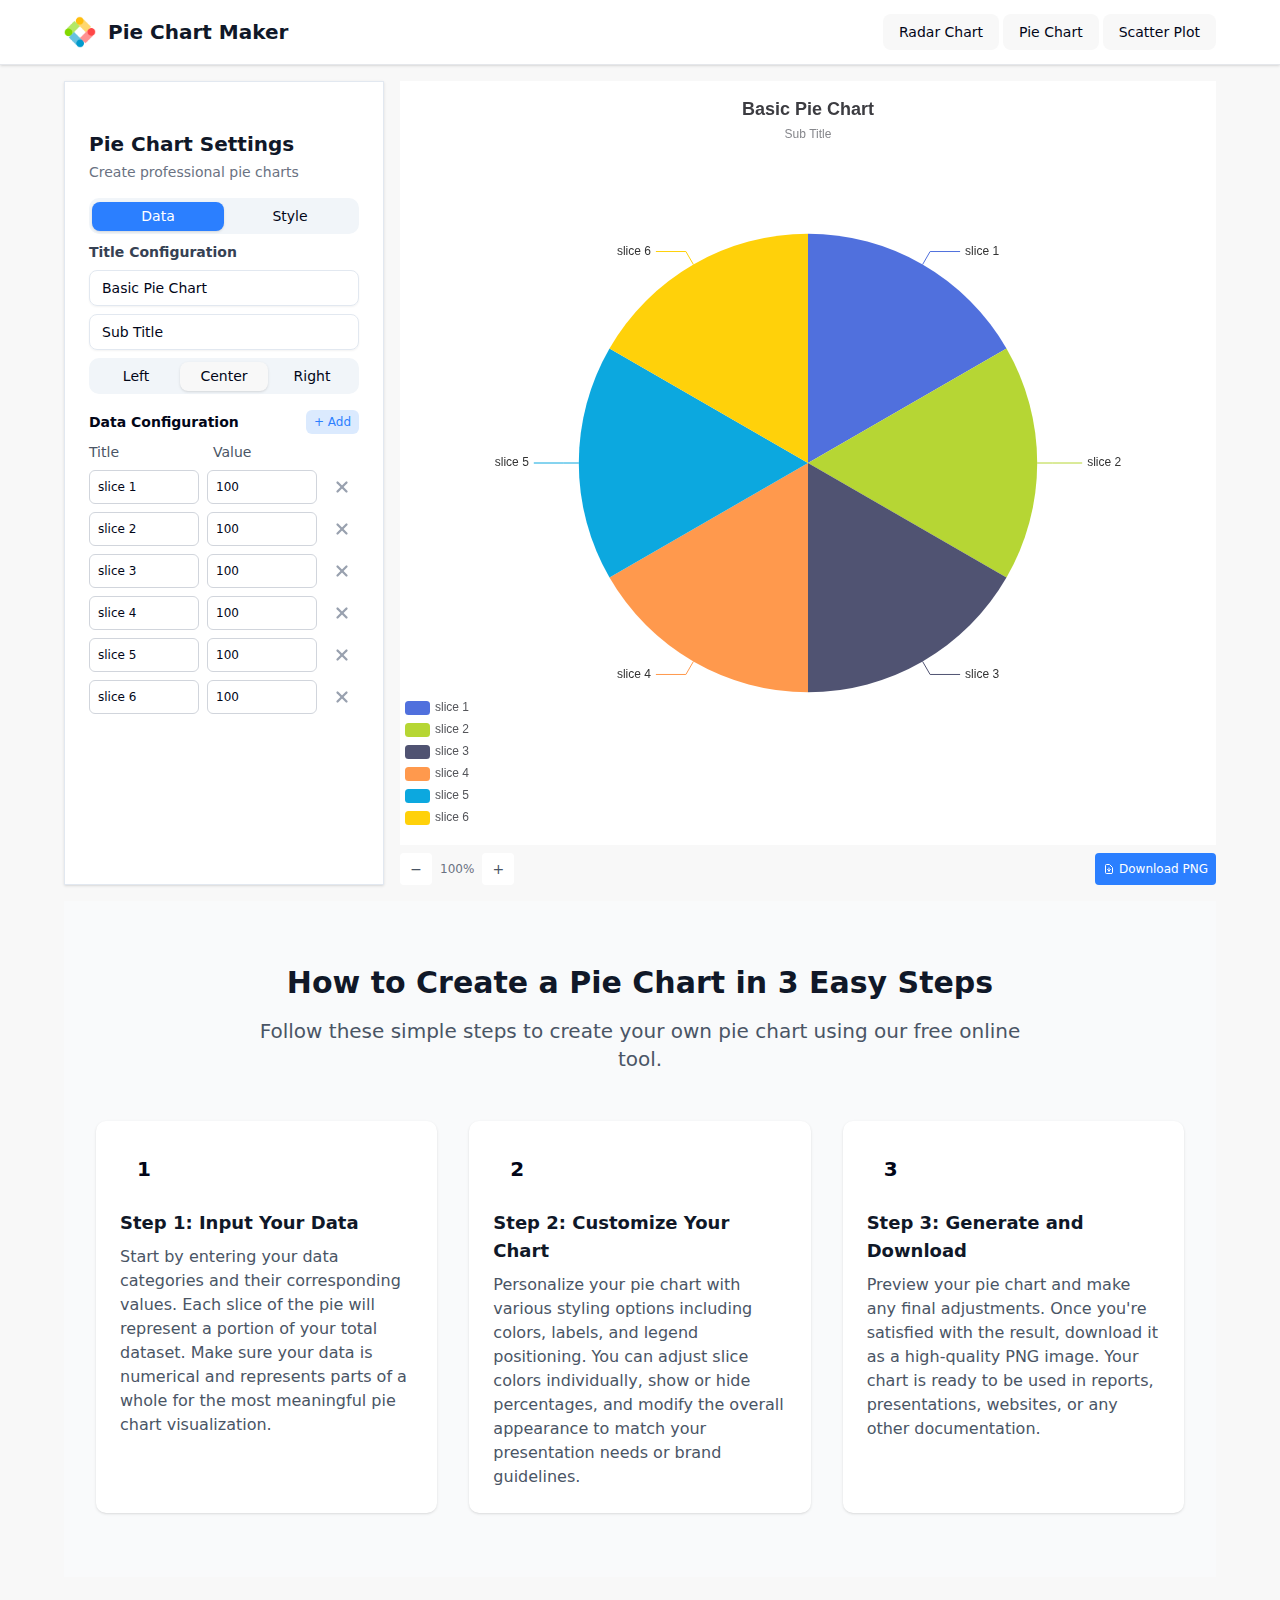
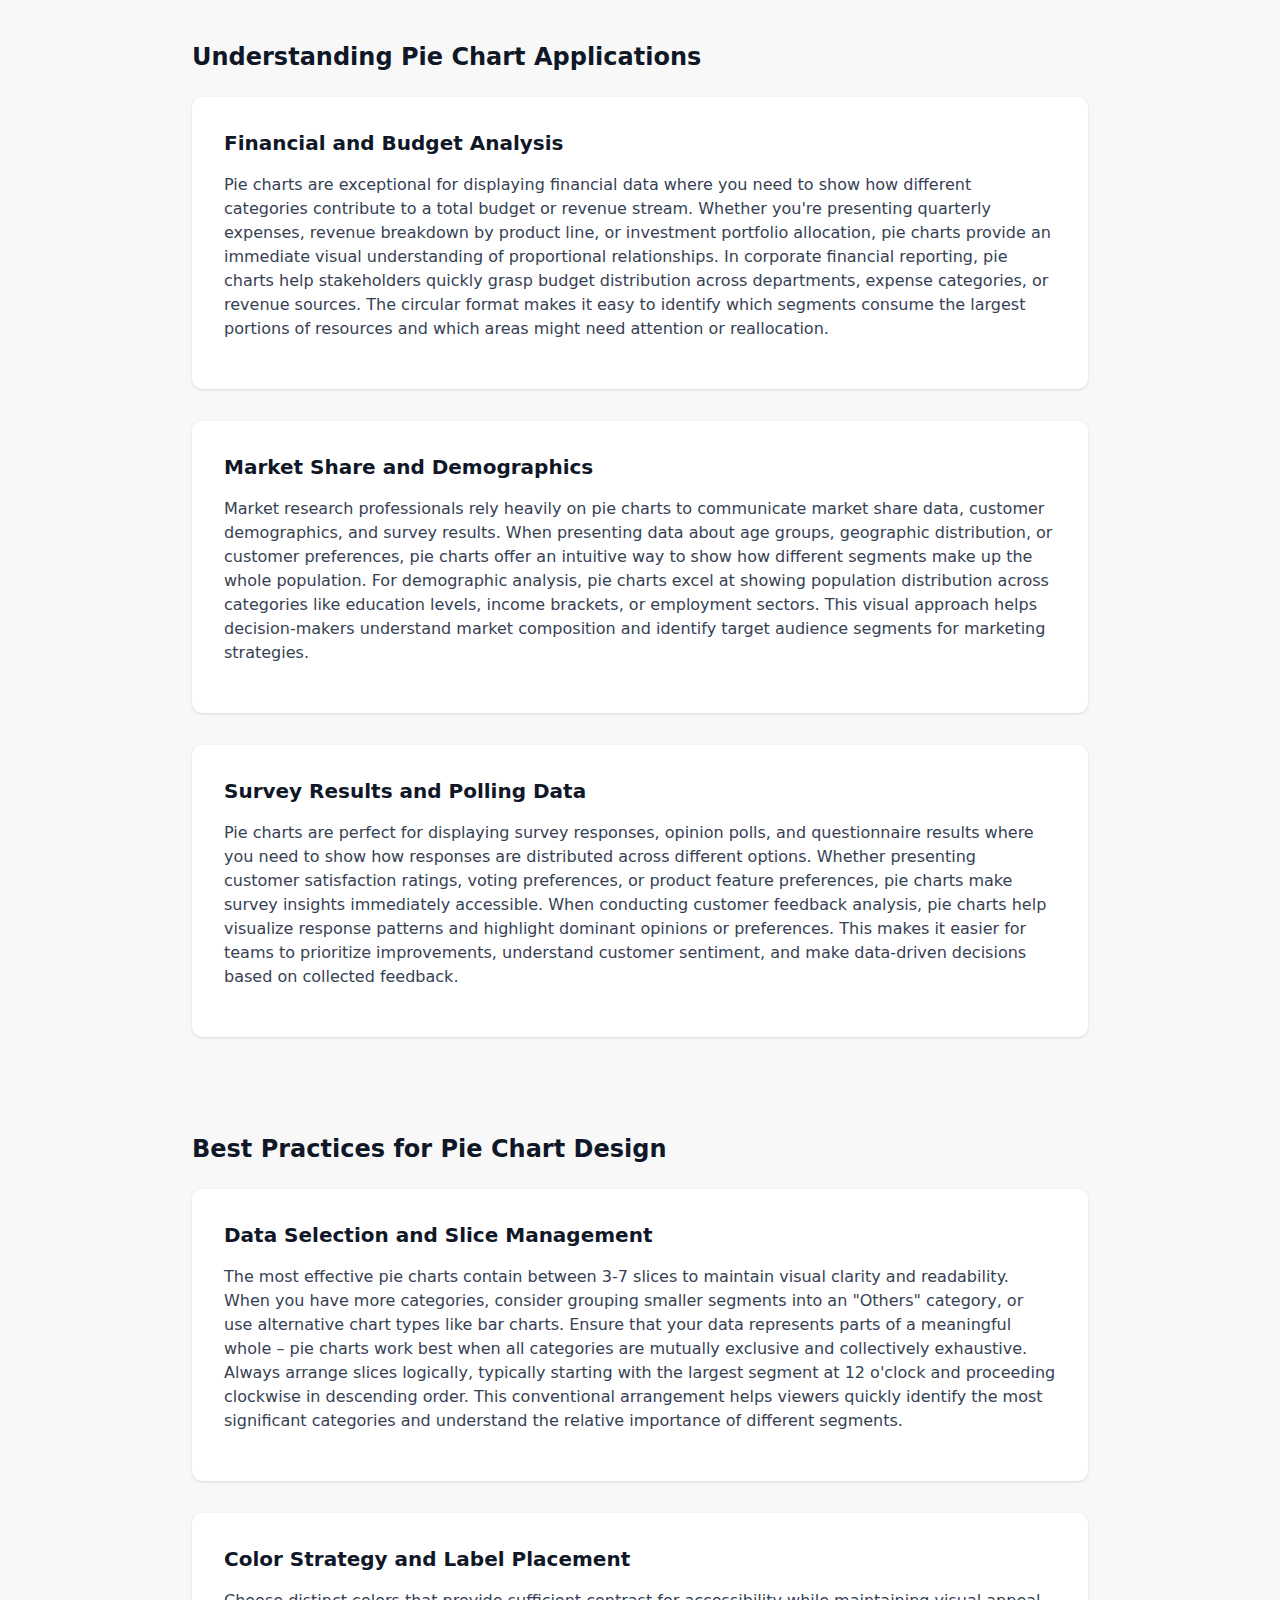
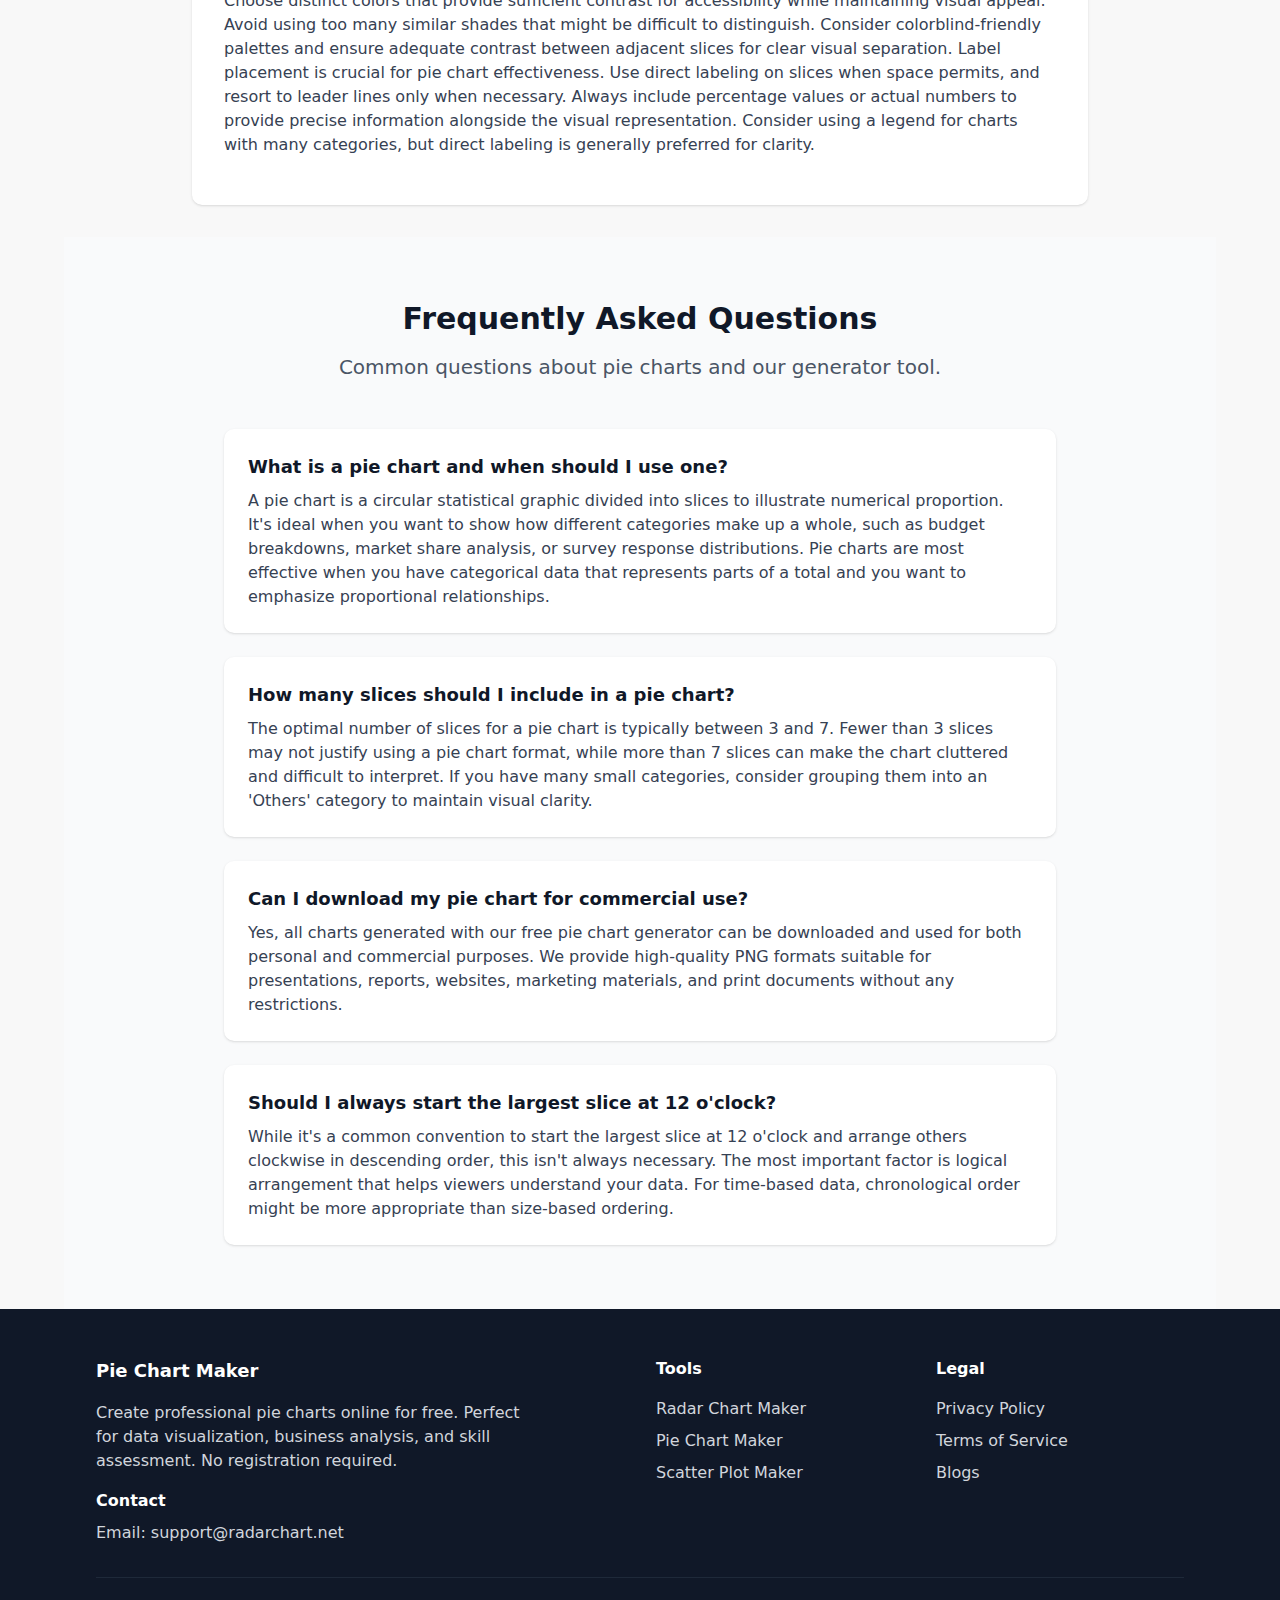
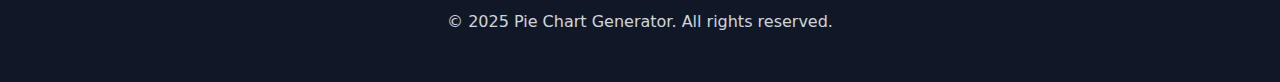
<file: pie-chart.html>
<!DOCTYPE html><!--4o_LHOQW8O6uCX8u5oyj0--><html lang="en"><head><meta charSet="utf-8"/><meta name="viewport" content="width=device-width, initial-scale=1"/><link rel="preload" as="image" href="/apple-touch-icon.png"/><link rel="stylesheet" href="/_next/static/chunks/5a320f5ee51da058.css" data-precedence="next"/><link rel="preload" as="script" fetchPriority="low" href="/_next/static/chunks/64efe8bc97ebb595.js"/><script src="/_next/static/chunks/2ab65c479bcbedba.js" async=""></script><script src="/_next/static/chunks/63dba52cde864d84.js" async=""></script><script src="/_next/static/chunks/54afae82ba38f00b.js" async=""></script><script src="/_next/static/chunks/turbopack-a884656c762ca9e9.js" async=""></script><script src="/_next/static/chunks/c80bb74a1b9a667b.js" async=""></script><script src="/_next/static/chunks/7dd66bdf8a7e5707.js" async=""></script><script src="/_next/static/chunks/a2fa8afbed31b74d.js" async=""></script><script src="/_next/static/chunks/24d1658693d4fc22.js" async=""></script><script src="/_next/static/chunks/ee2644284ed7be77.js" async=""></script><script src="/_next/static/chunks/1c57a8e544be0b3f.js" async=""></script><title>Free Pie Chart Maker Online - Create Pie Graphs</title><meta name="description" content="A free online pie chart generator for everyone—no coding or design skills needed! Create and customize pie charts for free and download png image. "/><script src="/_next/static/chunks/a6dad97d9634a72d.js" noModule=""></script></head><body><div hidden=""><!--$--><!--/$--></div><header class="bg-white shadow-sm border-b border-gray-200 z-50"><div class="max-w-6xl mx-auto px-4 sm:px-6 lg:px-0"><div class="flex justify-between items-center h-16"><div class="flex items-center"><img src="/apple-touch-icon.png" alt="Logo" class="h-8 w-8 mr-3"/><h1 class="text-xl font-semibold text-gray-900">Pie Chart Maker</h1></div><nav class="hidden md:flex space-x-8"><nav aria-label="Main" data-orientation="horizontal" dir="ltr" data-slot="navigation-menu" data-viewport="false" class="group/navigation-menu relative flex max-w-max flex-1 items-center justify-center"><div style="position:relative"><ul data-orientation="horizontal" data-slot="navigation-menu-list" class="group flex flex-1 list-none items-center justify-center gap-1" dir="ltr"><li data-slot="navigation-menu-item" class="relative"><a data-slot="navigation-menu-link" class="data-[active=true]:focus:bg-accent data-[active=true]:hover:bg-accent data-[active=true]:bg-accent/50 data-[active=true]:text-accent-foreground [&amp;_svg:not([class*=&#x27;text-&#x27;])]:text-muted-foreground flex-col gap-1 p-2 [&amp;_svg:not([class*=&#x27;size-&#x27;])]:size-4 group inline-flex h-9 w-max items-center justify-center rounded-md bg-background px-4 py-2 text-sm font-medium hover:bg-accent hover:text-accent-foreground focus:bg-accent focus:text-accent-foreground disabled:pointer-events-none disabled:opacity-50 data-[state=open]:hover:bg-accent data-[state=open]:text-accent-foreground data-[state=open]:focus:bg-accent data-[state=open]:bg-accent/50 focus-visible:ring-ring/50 outline-none transition-[color,box-shadow] focus-visible:ring-[3px] focus-visible:outline-1" data-radix-collection-item="" href="/">Radar Chart</a></li><li data-slot="navigation-menu-item" class="relative"><a data-slot="navigation-menu-link" class="data-[active=true]:focus:bg-accent data-[active=true]:hover:bg-accent data-[active=true]:bg-accent/50 data-[active=true]:text-accent-foreground [&amp;_svg:not([class*=&#x27;text-&#x27;])]:text-muted-foreground flex-col gap-1 p-2 [&amp;_svg:not([class*=&#x27;size-&#x27;])]:size-4 group inline-flex h-9 w-max items-center justify-center rounded-md bg-background px-4 py-2 text-sm font-medium hover:bg-accent hover:text-accent-foreground focus:bg-accent focus:text-accent-foreground disabled:pointer-events-none disabled:opacity-50 data-[state=open]:hover:bg-accent data-[state=open]:text-accent-foreground data-[state=open]:focus:bg-accent data-[state=open]:bg-accent/50 focus-visible:ring-ring/50 outline-none transition-[color,box-shadow] focus-visible:ring-[3px] focus-visible:outline-1" data-radix-collection-item="" href="/pie-chart">Pie Chart</a></li><li data-slot="navigation-menu-item" class="relative"><a data-slot="navigation-menu-link" class="data-[active=true]:focus:bg-accent data-[active=true]:hover:bg-accent data-[active=true]:bg-accent/50 data-[active=true]:text-accent-foreground [&amp;_svg:not([class*=&#x27;text-&#x27;])]:text-muted-foreground flex-col gap-1 p-2 [&amp;_svg:not([class*=&#x27;size-&#x27;])]:size-4 group inline-flex h-9 w-max items-center justify-center rounded-md bg-background px-4 py-2 text-sm font-medium hover:bg-accent hover:text-accent-foreground focus:bg-accent focus:text-accent-foreground disabled:pointer-events-none disabled:opacity-50 data-[state=open]:hover:bg-accent data-[state=open]:text-accent-foreground data-[state=open]:focus:bg-accent data-[state=open]:bg-accent/50 focus-visible:ring-ring/50 outline-none transition-[color,box-shadow] focus-visible:ring-[3px] focus-visible:outline-1" data-radix-collection-item="" href="/scatter-plot">Scatter Plot</a></li></ul></div></nav></nav></div></div></header><main class="max-w-6xl mx-auto"><div class="lg:h-[calc(100vh-64px)] min-h[800px] flex flex-col md:flex-row  gap-4 py-4"><div class="w-full md:w-[320px] lg:w-[320px] md:flex-shrink-0"><div data-slot="card" class="bg-card text-card-foreground flex flex-col gap-6 border py-6 shadow-sm w-full h-full flex-shrink-0 overflow-y-auto rounded-none"><div class="p-6 gap-4 flex flex-col"><div class="flex flex-col items-start justify-between"><h2 class="text-xl font-semibold text-gray-900">Pie Chart Settings</h2><p class="text-sm text-gray-500 mt-1">Create professional pie charts</p></div><div dir="ltr" data-orientation="horizontal" data-slot="tabs" class="flex flex-col gap-2 w-full"><div role="tablist" aria-orientation="horizontal" data-slot="tabs-list" class="bg-muted text-muted-foreground inline-flex h-9 items-center justify-center rounded-lg p-[3px] w-full" tabindex="-1" data-orientation="horizontal" style="outline:none"><button type="button" role="tab" aria-selected="true" aria-controls="radix-_R_iclubrb_-content-data" data-state="active" id="radix-_R_iclubrb_-trigger-data" data-slot="tabs-trigger" class="dark:data-[state=active]:text-foreground focus-visible:border-ring focus-visible:ring-ring/50 focus-visible:outline-ring dark:data-[state=active]:border-input dark:data-[state=active]:bg-input/30 text-foreground dark:text-muted-foreground inline-flex h-[calc(100%-1px)] flex-1 items-center justify-center gap-1.5 rounded-md border border-transparent px-2 py-1 text-sm font-medium whitespace-nowrap transition-[color,box-shadow] focus-visible:ring-[3px] focus-visible:outline-1 disabled:pointer-events-none disabled:opacity-50 data-[state=active]:shadow-sm [&amp;_svg]:pointer-events-none [&amp;_svg]:shrink-0 [&amp;_svg:not([class*=&#x27;size-&#x27;])]:size-4 data-[state=active]:bg-blue-500 data-[state=active]:text-white" tabindex="-1" data-orientation="horizontal" data-radix-collection-item="">Data</button><button type="button" role="tab" aria-selected="false" aria-controls="radix-_R_iclubrb_-content-style" data-state="inactive" id="radix-_R_iclubrb_-trigger-style" data-slot="tabs-trigger" class="dark:data-[state=active]:text-foreground focus-visible:border-ring focus-visible:ring-ring/50 focus-visible:outline-ring dark:data-[state=active]:border-input dark:data-[state=active]:bg-input/30 text-foreground dark:text-muted-foreground inline-flex h-[calc(100%-1px)] flex-1 items-center justify-center gap-1.5 rounded-md border border-transparent px-2 py-1 text-sm font-medium whitespace-nowrap transition-[color,box-shadow] focus-visible:ring-[3px] focus-visible:outline-1 disabled:pointer-events-none disabled:opacity-50 data-[state=active]:shadow-sm [&amp;_svg]:pointer-events-none [&amp;_svg]:shrink-0 [&amp;_svg:not([class*=&#x27;size-&#x27;])]:size-4 data-[state=active]:bg-blue-500 data-[state=active]:text-white" tabindex="-1" data-orientation="horizontal" data-radix-collection-item="">Style</button></div><div data-state="active" data-orientation="horizontal" role="tabpanel" aria-labelledby="radix-_R_iclubrb_-trigger-data" id="radix-_R_iclubrb_-content-data" tabindex="0" data-slot="tabs-content" class="flex-1 outline-none" style="animation-duration:0s"><div class="mb-4 w-full"><label class="block text-sm font-semibold text-gray-700 mb-2">Title Configuration</label><input type="text" data-slot="input" class="file:text-foreground placeholder:text-muted-foreground selection:bg-primary selection:text-primary-foreground dark:bg-input/30 border-input flex h-9 w-full min-w-0 rounded-md border bg-transparent px-3 py-1 text-base shadow-xs transition-[color,box-shadow] outline-none file:inline-flex file:h-7 file:border-0 file:bg-transparent file:text-sm file:font-medium disabled:pointer-events-none disabled:cursor-not-allowed disabled:opacity-50 md:text-sm focus-visible:border-ring focus-visible:ring-ring/50 focus-visible:ring-[3px] aria-invalid:ring-destructive/20 dark:aria-invalid:ring-destructive/40 aria-invalid:border-destructive" id="chartTitle" placeholder="Enter chart title" value="Basic Pie Chart"/><input type="text" data-slot="input" class="file:text-foreground placeholder:text-muted-foreground selection:bg-primary selection:text-primary-foreground dark:bg-input/30 border-input flex h-9 w-full min-w-0 rounded-md border bg-transparent px-3 py-1 text-base shadow-xs transition-[color,box-shadow] outline-none file:inline-flex file:h-7 file:border-0 file:bg-transparent file:text-sm file:font-medium disabled:pointer-events-none disabled:cursor-not-allowed disabled:opacity-50 md:text-sm focus-visible:border-ring focus-visible:ring-ring/50 focus-visible:ring-[3px] aria-invalid:ring-destructive/20 dark:aria-invalid:ring-destructive/40 aria-invalid:border-destructive mt-2" id="chartSubTitle" placeholder="Enter chart sub title" value="Sub Title"/><div dir="ltr" data-orientation="horizontal" data-slot="tabs" class="flex flex-col gap-2 w-full mt-2"><div role="tablist" aria-orientation="horizontal" data-slot="tabs-list" class="bg-muted text-muted-foreground inline-flex h-9 items-center justify-center rounded-lg p-[3px] w-full" tabindex="-1" data-orientation="horizontal" style="outline:none"><button type="button" role="tab" aria-selected="false" aria-controls="radix-_R_4diclubrb_-content-left" data-state="inactive" id="radix-_R_4diclubrb_-trigger-left" data-slot="tabs-trigger" class="data-[state=active]:bg-background dark:data-[state=active]:text-foreground focus-visible:border-ring focus-visible:ring-ring/50 focus-visible:outline-ring dark:data-[state=active]:border-input dark:data-[state=active]:bg-input/30 text-foreground dark:text-muted-foreground inline-flex h-[calc(100%-1px)] flex-1 items-center justify-center gap-1.5 rounded-md border border-transparent px-2 py-1 text-sm font-medium whitespace-nowrap transition-[color,box-shadow] focus-visible:ring-[3px] focus-visible:outline-1 disabled:pointer-events-none disabled:opacity-50 data-[state=active]:shadow-sm [&amp;_svg]:pointer-events-none [&amp;_svg]:shrink-0 [&amp;_svg:not([class*=&#x27;size-&#x27;])]:size-4" tabindex="-1" data-orientation="horizontal" data-radix-collection-item="">Left</button><button type="button" role="tab" aria-selected="true" aria-controls="radix-_R_4diclubrb_-content-center" data-state="active" id="radix-_R_4diclubrb_-trigger-center" data-slot="tabs-trigger" class="data-[state=active]:bg-background dark:data-[state=active]:text-foreground focus-visible:border-ring focus-visible:ring-ring/50 focus-visible:outline-ring dark:data-[state=active]:border-input dark:data-[state=active]:bg-input/30 text-foreground dark:text-muted-foreground inline-flex h-[calc(100%-1px)] flex-1 items-center justify-center gap-1.5 rounded-md border border-transparent px-2 py-1 text-sm font-medium whitespace-nowrap transition-[color,box-shadow] focus-visible:ring-[3px] focus-visible:outline-1 disabled:pointer-events-none disabled:opacity-50 data-[state=active]:shadow-sm [&amp;_svg]:pointer-events-none [&amp;_svg]:shrink-0 [&amp;_svg:not([class*=&#x27;size-&#x27;])]:size-4" tabindex="-1" data-orientation="horizontal" data-radix-collection-item="">Center</button><button type="button" role="tab" aria-selected="false" aria-controls="radix-_R_4diclubrb_-content-right" data-state="inactive" id="radix-_R_4diclubrb_-trigger-right" data-slot="tabs-trigger" class="data-[state=active]:bg-background dark:data-[state=active]:text-foreground focus-visible:border-ring focus-visible:ring-ring/50 focus-visible:outline-ring dark:data-[state=active]:border-input dark:data-[state=active]:bg-input/30 text-foreground dark:text-muted-foreground inline-flex h-[calc(100%-1px)] flex-1 items-center justify-center gap-1.5 rounded-md border border-transparent px-2 py-1 text-sm font-medium whitespace-nowrap transition-[color,box-shadow] focus-visible:ring-[3px] focus-visible:outline-1 disabled:pointer-events-none disabled:opacity-50 data-[state=active]:shadow-sm [&amp;_svg]:pointer-events-none [&amp;_svg]:shrink-0 [&amp;_svg:not([class*=&#x27;size-&#x27;])]:size-4" tabindex="-1" data-orientation="horizontal" data-radix-collection-item="">Right</button></div></div></div><div class="bg-white p-0 mb-4"><div class="flex justify-between items-center"><div class="flex items-center"><h2 class="font-semibold text-sm">Data Configuration</h2></div><button class="text-xs bg-blue-100 text-blue-500 px-2 py-1 rounded-sm hover:bg-primary/20 transition-colors flex items-center">+ Add</button></div><div class="bg-light py-2"><div class="space-y-2 pr-1"><div class="flex items-center gap-2"><div class="flex-1 flex items-center gap-2 text-sm text-gray-600"><div class="w-1/2">Title</div><div class="w-1/2">Value</div></div><div class="w-[18px]"></div></div><div class="flex items-center justify-between gap-2"><input id="dimension-name-1" type="text" class="bg-white text-xs px-2 py-2 border border-gray-300 rounded-sm focus:outline-none focus:ring-1 focus:ring-blue-500 focus:border-blue-500 w-full rounded-sm" value="slice 1"/><input id="dimension-vaule-1" type="number" class="bg-white text-xs px-2 py-2 border border-gray-300 rounded-sm focus:outline-none focus:ring-1 focus:ring-blue-500 focus:border-blue-500 w-full rounded-sm" value="100"/><button class="p-1 ml-1 text-gray-400 hover:text-red-700 cursor-pointer" title="Remove Data"><svg xmlns="http://www.w3.org/2000/svg" width="18" height="18" viewBox="0 0 24 24" fill="none" stroke="currentColor" stroke-width="3" stroke-linecap="round" stroke-linejoin="round" class="lucide lucide-x-icon lucide-x"><path d="M18 6 6 18"></path><path d="m6 6 12 12"></path></svg></button></div><div class="flex items-center justify-between gap-2"><input id="dimension-name-2" type="text" class="bg-white text-xs px-2 py-2 border border-gray-300 rounded-sm focus:outline-none focus:ring-1 focus:ring-blue-500 focus:border-blue-500 w-full rounded-sm" value="slice 2"/><input id="dimension-vaule-2" type="number" class="bg-white text-xs px-2 py-2 border border-gray-300 rounded-sm focus:outline-none focus:ring-1 focus:ring-blue-500 focus:border-blue-500 w-full rounded-sm" value="100"/><button class="p-1 ml-1 text-gray-400 hover:text-red-700 cursor-pointer" title="Remove Data"><svg xmlns="http://www.w3.org/2000/svg" width="18" height="18" viewBox="0 0 24 24" fill="none" stroke="currentColor" stroke-width="3" stroke-linecap="round" stroke-linejoin="round" class="lucide lucide-x-icon lucide-x"><path d="M18 6 6 18"></path><path d="m6 6 12 12"></path></svg></button></div><div class="flex items-center justify-between gap-2"><input id="dimension-name-3" type="text" class="bg-white text-xs px-2 py-2 border border-gray-300 rounded-sm focus:outline-none focus:ring-1 focus:ring-blue-500 focus:border-blue-500 w-full rounded-sm" value="slice 3"/><input id="dimension-vaule-3" type="number" class="bg-white text-xs px-2 py-2 border border-gray-300 rounded-sm focus:outline-none focus:ring-1 focus:ring-blue-500 focus:border-blue-500 w-full rounded-sm" value="100"/><button class="p-1 ml-1 text-gray-400 hover:text-red-700 cursor-pointer" title="Remove Data"><svg xmlns="http://www.w3.org/2000/svg" width="18" height="18" viewBox="0 0 24 24" fill="none" stroke="currentColor" stroke-width="3" stroke-linecap="round" stroke-linejoin="round" class="lucide lucide-x-icon lucide-x"><path d="M18 6 6 18"></path><path d="m6 6 12 12"></path></svg></button></div><div class="flex items-center justify-between gap-2"><input id="dimension-name-4" type="text" class="bg-white text-xs px-2 py-2 border border-gray-300 rounded-sm focus:outline-none focus:ring-1 focus:ring-blue-500 focus:border-blue-500 w-full rounded-sm" value="slice 4"/><input id="dimension-vaule-4" type="number" class="bg-white text-xs px-2 py-2 border border-gray-300 rounded-sm focus:outline-none focus:ring-1 focus:ring-blue-500 focus:border-blue-500 w-full rounded-sm" value="100"/><button class="p-1 ml-1 text-gray-400 hover:text-red-700 cursor-pointer" title="Remove Data"><svg xmlns="http://www.w3.org/2000/svg" width="18" height="18" viewBox="0 0 24 24" fill="none" stroke="currentColor" stroke-width="3" stroke-linecap="round" stroke-linejoin="round" class="lucide lucide-x-icon lucide-x"><path d="M18 6 6 18"></path><path d="m6 6 12 12"></path></svg></button></div><div class="flex items-center justify-between gap-2"><input id="dimension-name-5" type="text" class="bg-white text-xs px-2 py-2 border border-gray-300 rounded-sm focus:outline-none focus:ring-1 focus:ring-blue-500 focus:border-blue-500 w-full rounded-sm" value="slice 5"/><input id="dimension-vaule-5" type="number" class="bg-white text-xs px-2 py-2 border border-gray-300 rounded-sm focus:outline-none focus:ring-1 focus:ring-blue-500 focus:border-blue-500 w-full rounded-sm" value="100"/><button class="p-1 ml-1 text-gray-400 hover:text-red-700 cursor-pointer" title="Remove Data"><svg xmlns="http://www.w3.org/2000/svg" width="18" height="18" viewBox="0 0 24 24" fill="none" stroke="currentColor" stroke-width="3" stroke-linecap="round" stroke-linejoin="round" class="lucide lucide-x-icon lucide-x"><path d="M18 6 6 18"></path><path d="m6 6 12 12"></path></svg></button></div><div class="flex items-center justify-between gap-2"><input id="dimension-name-6" type="text" class="bg-white text-xs px-2 py-2 border border-gray-300 rounded-sm focus:outline-none focus:ring-1 focus:ring-blue-500 focus:border-blue-500 w-full rounded-sm" value="slice 6"/><input id="dimension-vaule-6" type="number" class="bg-white text-xs px-2 py-2 border border-gray-300 rounded-sm focus:outline-none focus:ring-1 focus:ring-blue-500 focus:border-blue-500 w-full rounded-sm" value="100"/><button class="p-1 ml-1 text-gray-400 hover:text-red-700 cursor-pointer" title="Remove Data"><svg xmlns="http://www.w3.org/2000/svg" width="18" height="18" viewBox="0 0 24 24" fill="none" stroke="currentColor" stroke-width="3" stroke-linecap="round" stroke-linejoin="round" class="lucide lucide-x-icon lucide-x"><path d="M18 6 6 18"></path><path d="m6 6 12 12"></path></svg></button></div></div></div></div></div><div data-state="inactive" data-orientation="horizontal" role="tabpanel" aria-labelledby="radix-_R_iclubrb_-trigger-style" hidden="" id="radix-_R_iclubrb_-content-style" tabindex="0" data-slot="tabs-content" class="flex-1 outline-none"></div></div></div></div></div><div class="flex-1 min-w-0 flex flex-col"><div class="flex-1"><div class="w-full h-full min-h-[300px] flex flex-col" style="min-height:300px"><div class="flex-1 p-0 flex items-center w-full h-full"><div id="radar" class="chart-container w-full md:h-full mx-auto flex items-center justify-center bg-white  min-h-[300px]" style="width:100%;height:100%"><div style="width:100%;height:100%" class="bg-width min-h-[300px]" aria-label="chart canvas"></div></div></div><div class="h-8 mt-2 flex items-center justify-between"><div class="flex items-center space-x-1"><button class="w-8 h-8 bg-white flex items-center justify-center text-gray-600 hover:text-gray-800 hover:bg-gray-200 rounded transition-colors" title="缩小"><span class="text-sm font-medium">−</span></button><span class="text-xs text-gray-500 px-1 min-w-[32px] text-center">100<!-- -->%</span><button class="w-8 h-8 bg-white flex items-center justify-center text-gray-600 hover:text-gray-800 hover:bg-gray-200 rounded transition-colors" title="放大"><span class="text-sm font-medium">+</span></button></div><div class="flex items-center"><button class="h-8 px-2 bg-blue-500 flex items-center space-x-1 text-xs text-white hover:text-gray-800 hover:bg-gray-200 rounded transition-colors" title="下载图表"><svg class="w-3 h-3" fill="none" stroke="currentColor" viewBox="0 0 24 24"><path stroke-linecap="round" stroke-linejoin="round" stroke-width="2" d="M12 10v6m0 0l-3-3m3 3l3-3m2 8H7a2 2 0 01-2-2V5a2 2 0 012-2h5.586a1 1 0 01.707.293l5.414 5.414a1 1 0 01.293.707V19a2 2 0 01-2 2z"></path></svg><span>Download PNG</span></button></div></div></div></div></div></div><section id="guide" class="py-16 bg-gray-50"><div class="max-w-6xl mx-auto px-8"><div class="text-center mb-12"><h2 class="text-3xl font-bold text-gray-900 mb-4">How to Create a Pie Chart in 3 Easy Steps</h2><p class="text-xl text-gray-600 max-w-3xl mx-auto">Follow these simple steps to create your own pie chart using our free online tool.</p></div><div class="grid md:grid-cols-3 gap-8"><div class="bg-white p-6 rounded-lg shadow-sm"><div class="w-12 h-12 bg-primary-100 rounded-lg flex items-center justify-center mb-4"><span class="text-primary-600 text-xl font-bold">1</span></div><h3 class="text-lg font-semibold text-gray-900 mb-2">Step 1: Input Your Data</h3><p class="text-gray-600">Start by entering your data categories and their corresponding values. Each slice of the pie will represent a portion of your total dataset. Make sure your data is numerical and represents parts of a whole for the most meaningful pie chart visualization.</p></div><div class="bg-white p-6 rounded-lg shadow-sm"><div class="w-12 h-12 bg-primary-100 rounded-lg flex items-center justify-center mb-4"><span class="text-primary-600 text-xl font-bold">2</span></div><h3 class="text-lg font-semibold text-gray-900 mb-2">Step 2: Customize Your Chart</h3><p class="text-gray-600">Personalize your pie chart with various styling options including colors, labels, and legend positioning. You can adjust slice colors individually, show or hide percentages, and modify the overall appearance to match your presentation needs or brand guidelines.</p></div><div class="bg-white p-6 rounded-lg shadow-sm"><div class="w-12 h-12 bg-primary-100 rounded-lg flex items-center justify-center mb-4"><span class="text-primary-600 text-xl font-bold">3</span></div><h3 class="text-lg font-semibold text-gray-900 mb-2">Step 3: Generate and Download</h3><p class="text-gray-600">Preview your pie chart and make any final adjustments. Once you&#x27;re satisfied with the result, download it as a high-quality PNG image. Your chart is ready to be used in reports, presentations, websites, or any other documentation.</p></div></div></div></section><section id="examples" class="pt-16"><div class="prose prose-lg max-w-4xl mx-auto"><h2 class="text-2xl font-bold text-gray-900 mb-6">Understanding Pie Chart Applications</h2><div class="bg-white p-8 rounded-lg shadow-sm mb-8"><h3 class="text-xl font-semibold text-gray-900 mb-4">Financial and Budget Analysis</h3><p class="text-gray-700 mb-4">Pie charts are exceptional for displaying financial data where you need to show how different categories contribute to a total budget or revenue stream. Whether you&#x27;re presenting quarterly expenses, revenue breakdown by product line, or investment portfolio allocation, pie charts provide an immediate visual understanding of proportional relationships.

In corporate financial reporting, pie charts help stakeholders quickly grasp budget distribution across departments, expense categories, or revenue sources. The circular format makes it easy to identify which segments consume the largest portions of resources and which areas might need attention or reallocation.</p></div><div class="bg-white p-8 rounded-lg shadow-sm mb-8"><h3 class="text-xl font-semibold text-gray-900 mb-4">Market Share and Demographics</h3><p class="text-gray-700 mb-4">Market research professionals rely heavily on pie charts to communicate market share data, customer demographics, and survey results. When presenting data about age groups, geographic distribution, or customer preferences, pie charts offer an intuitive way to show how different segments make up the whole population.

For demographic analysis, pie charts excel at showing population distribution across categories like education levels, income brackets, or employment sectors. This visual approach helps decision-makers understand market composition and identify target audience segments for marketing strategies.</p></div><div class="bg-white p-8 rounded-lg shadow-sm mb-8"><h3 class="text-xl font-semibold text-gray-900 mb-4">Survey Results and Polling Data</h3><p class="text-gray-700 mb-4">Pie charts are perfect for displaying survey responses, opinion polls, and questionnaire results where you need to show how responses are distributed across different options. Whether presenting customer satisfaction ratings, voting preferences, or product feature preferences, pie charts make survey insights immediately accessible.

When conducting customer feedback analysis, pie charts help visualize response patterns and highlight dominant opinions or preferences. This makes it easier for teams to prioritize improvements, understand customer sentiment, and make data-driven decisions based on collected feedback.</p></div></div></section><section id="examples" class="pt-16"><div class="prose prose-lg max-w-4xl mx-auto"><h2 class="text-2xl font-bold text-gray-900 mb-6">Best Practices for Pie Chart Design</h2><div class="bg-white p-8 rounded-lg shadow-sm mb-8"><h3 class="text-xl font-semibold text-gray-900 mb-4">Data Selection and Slice Management</h3><p class="text-gray-700 mb-4">The most effective pie charts contain between 3-7 slices to maintain visual clarity and readability. When you have more categories, consider grouping smaller segments into an &quot;Others&quot; category, or use alternative chart types like bar charts. Ensure that your data represents parts of a meaningful whole – pie charts work best when all categories are mutually exclusive and collectively exhaustive.

Always arrange slices logically, typically starting with the largest segment at 12 o&#x27;clock and proceeding clockwise in descending order. This conventional arrangement helps viewers quickly identify the most significant categories and understand the relative importance of different segments.</p></div><div class="bg-white p-8 rounded-lg shadow-sm mb-8"><h3 class="text-xl font-semibold text-gray-900 mb-4">Color Strategy and Label Placement</h3><p class="text-gray-700 mb-4">Choose distinct colors that provide sufficient contrast for accessibility while maintaining visual appeal. Avoid using too many similar shades that might be difficult to distinguish. Consider colorblind-friendly palettes and ensure adequate contrast between adjacent slices for clear visual separation.

Label placement is crucial for pie chart effectiveness. Use direct labeling on slices when space permits, and resort to leader lines only when necessary. Always include percentage values or actual numbers to provide precise information alongside the visual representation. Consider using a legend for charts with many categories, but direct labeling is generally preferred for clarity.</p></div></div></section><section class="py-16 bg-gray-50"><div class="max-w-4xl mx-auto px-8"><div class="text-center mb-12"><h2 class="text-3xl font-bold text-gray-900 mb-4">Frequently Asked Questions</h2><p class="text-xl text-gray-600">Common questions about pie charts and our generator tool.</p></div><div class="space-y-6"><div class="bg-white p-6 rounded-lg shadow-sm"><h3 class="text-lg font-semibold text-gray-900 mb-2">What is a pie chart and when should I use one?</h3><p class="text-gray-700">A pie chart is a circular statistical graphic divided into slices to illustrate numerical proportion. It&#x27;s ideal when you want to show how different categories make up a whole, such as budget breakdowns, market share analysis, or survey response distributions. Pie charts are most effective when you have categorical data that represents parts of a total and you want to emphasize proportional relationships.</p></div><div class="bg-white p-6 rounded-lg shadow-sm"><h3 class="text-lg font-semibold text-gray-900 mb-2">How many slices should I include in a pie chart?</h3><p class="text-gray-700">The optimal number of slices for a pie chart is typically between 3 and 7. Fewer than 3 slices may not justify using a pie chart format, while more than 7 slices can make the chart cluttered and difficult to interpret. If you have many small categories, consider grouping them into an &#x27;Others&#x27; category to maintain visual clarity.</p></div><div class="bg-white p-6 rounded-lg shadow-sm"><h3 class="text-lg font-semibold text-gray-900 mb-2">Can I download my pie chart for commercial use?</h3><p class="text-gray-700">Yes, all charts generated with our free pie chart generator can be downloaded and used for both personal and commercial purposes. We provide high-quality PNG formats suitable for presentations, reports, websites, marketing materials, and print documents without any restrictions.</p></div><div class="bg-white p-6 rounded-lg shadow-sm"><h3 class="text-lg font-semibold text-gray-900 mb-2">Should I always start the largest slice at 12 o&#x27;clock?</h3><p class="text-gray-700">While it&#x27;s a common convention to start the largest slice at 12 o&#x27;clock and arrange others clockwise in descending order, this isn&#x27;t always necessary. The most important factor is logical arrangement that helps viewers understand your data. For time-based data, chronological order might be more appropriate than size-based ordering.</p></div></div></div></section></main><footer class="bg-gray-900 text-white py-12"><div class="max-w-6xl mx-auto px-8"><div class="grid md:grid-cols-4 gap-8"><div class="col-span-2"><h3 class="text-lg font-semibold mb-4">Pie Chart Maker</h3><p class="text-gray-300 max-w-md">Create professional pie charts online for free. Perfect for data visualization, business analysis, and skill assessment. No registration required.</p><div><h4 class="font-semibold mt-4 mb-2">Contact</h4><p class="text-gray-300">Email: support@radarchart.net</p></div></div><div><h4 class="font-semibold mb-4">Tools</h4><ul class="space-y-2 text-gray-300"><li><a href="/" class="hover:text-white">Radar Chart Maker</a></li><li><a href="/pie-chart" class="hover:text-white">Pie Chart Maker</a></li><li><a href="/scatter-plot" class="hover:text-white">Scatter Plot Maker</a></li></ul></div><div><h4 class="font-semibold mb-4">Legal</h4><ul class="space-y-2 text-gray-300"><li><a class="hover:text-white" href="/privacy.html">Privacy Policy</a></li><li><a class="hover:text-white" href="/terms.html">Terms of Service</a></li><li><a class="hover:text-white" href="/blogs">Blogs</a></li></ul></div></div><div class="border-t border-gray-800 mt-8 pt-8 text-center text-gray-300"><p>© <!-- -->2025 Pie Chart Generator. All rights reserved.</p></div></div></footer><!--$--><!--/$--><script src="/_next/static/chunks/64efe8bc97ebb595.js" id="_R_" async=""></script><script>(self.__next_f=self.__next_f||[]).push([0])</script><script>self.__next_f.push([1,"1:\"$Sreact.fragment\"\n2:I[39756,[\"/_next/static/chunks/c80bb74a1b9a667b.js\",\"/_next/static/chunks/7dd66bdf8a7e5707.js\"],\"default\"]\n3:I[37457,[\"/_next/static/chunks/c80bb74a1b9a667b.js\",\"/_next/static/chunks/7dd66bdf8a7e5707.js\"],\"default\"]\n4:I[29454,[\"/_next/static/chunks/c80bb74a1b9a667b.js\",\"/_next/static/chunks/7dd66bdf8a7e5707.js\"],\"default\"]\n5:I[53988,[\"/_next/static/chunks/c80bb74a1b9a667b.js\",\"/_next/static/chunks/7dd66bdf8a7e5707.js\"],\"default\"]\n6:I[30589,[\"/_next/static/chunks/c80bb74a1b9a667b.js\",\"/_next/static/chunks/7dd66bdf8a7e5707.js\",\"/_next/static/chunks/a2fa8afbed31b74d.js\",\"/_next/static/chunks/24d1658693d4fc22.js\",\"/_next/static/chunks/ee2644284ed7be77.js\",\"/_next/static/chunks/1c57a8e544be0b3f.js\"],\"default\"]\n7:I[54169,[\"/_next/static/chunks/c80bb74a1b9a667b.js\",\"/_next/static/chunks/7dd66bdf8a7e5707.js\",\"/_next/static/chunks/a2fa8afbed31b74d.js\",\"/_next/static/chunks/24d1658693d4fc22.js\",\"/_next/static/chunks/ee2644284ed7be77.js\",\"/_next/static/chunks/1c57a8e544be0b3f.js\"],\"default\"]\n8:I[49539,[\"/_next/static/chunks/c80bb74a1b9a667b.js\",\"/_next/static/chunks/7dd66bdf8a7e5707.js\",\"/_next/static/chunks/a2fa8afbed31b74d.js\",\"/_next/static/chunks/24d1658693d4fc22.js\",\"/_next/static/chunks/ee2644284ed7be77.js\",\"/_next/static/chunks/1c57a8e544be0b3f.js\"],\"default\"]\n9:I[58036,[\"/_next/static/chunks/c80bb74a1b9a667b.js\",\"/_next/static/chunks/7dd66bdf8a7e5707.js\",\"/_next/static/chunks/a2fa8afbed31b74d.js\",\"/_next/static/chunks/24d1658693d4fc22.js\",\"/_next/static/chunks/ee2644284ed7be77.js\",\"/_next/static/chunks/1c57a8e544be0b3f.js\"],\"default\"]\n17:I[68027,[\"/_next/static/chunks/c80bb74a1b9a667b.js\",\"/_next/static/chunks/7dd66bdf8a7e5707.js\"],\"default\"]\n:HL[\"/_next/static/chunks/5a320f5ee51da058.css\",\"style\"]\n"])</script><script>self.__next_f.push([1,"0:{\"P\":null,\"b\":\"4o_LHOQW8O6uCX8u5oyj0\",\"p\":\"\",\"c\":[\"\",\"pie-chart\"],\"i\":false,\"f\":[[[\"\",{\"children\":[\"pie-chart\",{\"children\":[\"__PAGE__\",{}]}]},\"$undefined\",\"$undefined\",true],[\"\",[\"$\",\"$1\",\"c\",{\"children\":[[[\"$\",\"link\",\"0\",{\"rel\":\"stylesheet\",\"href\":\"/_next/static/chunks/5a320f5ee51da058.css\",\"precedence\":\"next\",\"crossOrigin\":\"$undefined\",\"nonce\":\"$undefined\"}],[\"$\",\"script\",\"script-0\",{\"src\":\"/_next/static/chunks/c80bb74a1b9a667b.js\",\"async\":true,\"nonce\":\"$undefined\"}],[\"$\",\"script\",\"script-1\",{\"src\":\"/_next/static/chunks/7dd66bdf8a7e5707.js\",\"async\":true,\"nonce\":\"$undefined\"}]],[\"$\",\"html\",null,{\"lang\":\"en\",\"children\":[\"$\",\"body\",null,{\"children\":[[\"$\",\"$L2\",null,{\"parallelRouterKey\":\"children\",\"error\":\"$undefined\",\"errorStyles\":\"$undefined\",\"errorScripts\":\"$undefined\",\"template\":[\"$\",\"$L3\",null,{}],\"templateStyles\":\"$undefined\",\"templateScripts\":\"$undefined\",\"notFound\":[[[\"$\",\"title\",null,{\"children\":\"404: This page could not be found.\"}],[\"$\",\"div\",null,{\"style\":{\"fontFamily\":\"system-ui,\\\"Segoe UI\\\",Roboto,Helvetica,Arial,sans-serif,\\\"Apple Color Emoji\\\",\\\"Segoe UI Emoji\\\"\",\"height\":\"100vh\",\"textAlign\":\"center\",\"display\":\"flex\",\"flexDirection\":\"column\",\"alignItems\":\"center\",\"justifyContent\":\"center\"},\"children\":[\"$\",\"div\",null,{\"children\":[[\"$\",\"style\",null,{\"dangerouslySetInnerHTML\":{\"__html\":\"body{color:#000;background:#fff;margin:0}.next-error-h1{border-right:1px solid rgba(0,0,0,.3)}@media (prefers-color-scheme:dark){body{color:#fff;background:#000}.next-error-h1{border-right:1px solid rgba(255,255,255,.3)}}\"}}],[\"$\",\"h1\",null,{\"className\":\"next-error-h1\",\"style\":{\"display\":\"inline-block\",\"margin\":\"0 20px 0 0\",\"padding\":\"0 23px 0 0\",\"fontSize\":24,\"fontWeight\":500,\"verticalAlign\":\"top\",\"lineHeight\":\"49px\"},\"children\":404}],[\"$\",\"div\",null,{\"style\":{\"display\":\"inline-block\"},\"children\":[\"$\",\"h2\",null,{\"style\":{\"fontSize\":14,\"fontWeight\":400,\"lineHeight\":\"49px\",\"margin\":0},\"children\":\"This page could not be found.\"}]}]]}]}]],[]],\"forbidden\":\"$undefined\",\"unauthorized\":\"$undefined\"}],[\"$\",\"$L4\",null,{}],[\"$\",\"$L5\",null,{}]]}]}]]}],{\"children\":[\"pie-chart\",[\"$\",\"$1\",\"c\",{\"children\":[null,[\"$\",\"$L2\",null,{\"parallelRouterKey\":\"children\",\"error\":\"$undefined\",\"errorStyles\":\"$undefined\",\"errorScripts\":\"$undefined\",\"template\":[\"$\",\"$L3\",null,{}],\"templateStyles\":\"$undefined\",\"templateScripts\":\"$undefined\",\"notFound\":\"$undefined\",\"forbidden\":\"$undefined\",\"unauthorized\":\"$undefined\"}]]}],{\"children\":[\"__PAGE__\",[\"$\",\"$1\",\"c\",{\"children\":[[[\"$\",\"$L6\",null,{\"title\":\"Pie Chart Maker\",\"h1\":true}],[\"$\",\"main\",null,{\"className\":\"max-w-6xl mx-auto\",\"children\":[[\"$\",\"$L7\",null,{\"initData\":{\"options\":{\"title\":{\"text\":\"Basic Pie Chart\",\"subtext\":\"Sub Title\",\"left\":\"center\"},\"legend\":{\"orient\":\"vertical\",\"left\":\"left\"},\"series\":{\"name\":\"Budget vs spending\",\"type\":\"pie\",\"data\":[{\"id\":\"1\",\"name\":\"slice 1\",\"value\":100},{\"id\":\"2\",\"name\":\"slice 2\",\"value\":100},{\"id\":\"3\",\"name\":\"slice 3\",\"value\":100},{\"id\":\"4\",\"name\":\"slice 4\",\"value\":100},{\"id\":\"5\",\"name\":\"slice 5\",\"value\":100},{\"id\":\"6\",\"name\":\"slice 6\",\"value\":100}],\"padAngle\":0,\"radius\":[\"0%\",\"60%\"],\"labelLine\":{\"show\":true},\"itemStyle\":{\"borderRadius\":0,\"borderColor\":\"#fff\",\"borderWidth\":0}}},\"data\":1},\"sider\":[\"$\",\"$L8\",null,{}],\"preview\":[\"$\",\"$L9\",null,{}]}],[\"$\",\"section\",null,{\"id\":\"guide\",\"className\":\"py-16 bg-gray-50\",\"children\":[\"$\",\"div\",null,{\"className\":\"max-w-6xl mx-auto px-8\",\"children\":[[\"$\",\"div\",null,{\"className\":\"text-center mb-12\",\"children\":[[\"$\",\"h2\",null,{\"className\":\"text-3xl font-bold text-gray-900 mb-4\",\"children\":\"How to Create a Pie Chart in 3 Easy Steps\"}],[\"$\",\"p\",null,{\"className\":\"text-xl text-gray-600 max-w-3xl mx-auto\",\"children\":\"Follow these simple steps to create your own pie chart using our free online tool.\"}]]}],[\"$\",\"div\",null,{\"className\":\"grid md:grid-cols-3 gap-8\",\"children\":[[\"$\",\"div\",\"0\",{\"className\":\"bg-white p-6 rounded-lg shadow-sm\",\"children\":[[\"$\",\"div\",null,{\"className\":\"w-12 h-12 bg-primary-100 rounded-lg flex items-center justify-center mb-4\",\"children\":[\"$\",\"span\",null,{\"className\":\"text-primary-600 text-xl font-bold\",\"children\":1}]}],[\"$\",\"h3\",null,{\"className\":\"text-lg font-semibold text-gray-900 mb-2\",\"children\":\"Step 1: Input Your Data\"}],[\"$\",\"p\",null,{\"className\":\"text-gray-600\",\"children\":\"Start by entering your data categories and their corresponding values. Each slice of the pie will represent a portion of your total dataset. Make sure your data is numerical and represents parts of a whole for the most meaningful pie chart visualization.\"}]]}],[\"$\",\"div\",\"1\",{\"className\":\"bg-white p-6 rounded-lg shadow-sm\",\"children\":[[\"$\",\"div\",null,{\"className\":\"w-12 h-12 bg-primary-100 rounded-lg flex items-center justify-center mb-4\",\"children\":[\"$\",\"span\",null,{\"className\":\"text-primary-600 text-xl font-bold\",\"children\":2}]}],\"$La\",\"$Lb\"]}],\"$Lc\"]}]]}]}],[\"$Ld\",\"$Le\"],\"$Lf\"]}],\"$L10\"],[\"$L11\",\"$L12\",\"$L13\",\"$L14\"],\"$L15\"]}],{},null,false]},null,false]},null,false],\"$L16\",false]],\"m\":\"$undefined\",\"G\":[\"$17\",[\"$L18\"]],\"s\":false,\"S\":true}\n"])</script><script>self.__next_f.push([1,"19:I[22016,[\"/_next/static/chunks/c80bb74a1b9a667b.js\",\"/_next/static/chunks/7dd66bdf8a7e5707.js\",\"/_next/static/chunks/a2fa8afbed31b74d.js\",\"/_next/static/chunks/24d1658693d4fc22.js\",\"/_next/static/chunks/ee2644284ed7be77.js\",\"/_next/static/chunks/1c57a8e544be0b3f.js\"],\"default\"]\n1a:I[97367,[\"/_next/static/chunks/c80bb74a1b9a667b.js\",\"/_next/static/chunks/7dd66bdf8a7e5707.js\"],\"OutletBoundary\"]\n1c:I[11533,[\"/_next/static/chunks/c80bb74a1b9a667b.js\",\"/_next/static/chunks/7dd66bdf8a7e5707.js\"],\"AsyncMetadataOutlet\"]\n1e:I[97367,[\"/_next/static/chunks/c80bb74a1b9a667b.js\",\"/_next/static/chunks/7dd66bdf8a7e5707.js\"],\"ViewportBoundary\"]\n20:I[97367,[\"/_next/static/chunks/c80bb74a1b9a667b.js\",\"/_next/static/chunks/7dd66bdf8a7e5707.js\"],\"MetadataBoundary\"]\n21:\"$Sreact.suspense\"\na:[\"$\",\"h3\",null,{\"className\":\"text-lg font-semibold text-gray-900 mb-2\",\"children\":\"Step 2: Customize Your Chart\"}]\nb:[\"$\",\"p\",null,{\"className\":\"text-gray-600\",\"children\":\"Personalize your pie chart with various styling options including colors, labels, and legend positioning. You can adjust slice colors individually, show or hide percentages, and modify the overall appearance to match your presentation needs or brand guidelines.\"}]\n"])</script><script>self.__next_f.push([1,"c:[\"$\",\"div\",\"2\",{\"className\":\"bg-white p-6 rounded-lg shadow-sm\",\"children\":[[\"$\",\"div\",null,{\"className\":\"w-12 h-12 bg-primary-100 rounded-lg flex items-center justify-center mb-4\",\"children\":[\"$\",\"span\",null,{\"className\":\"text-primary-600 text-xl font-bold\",\"children\":3}]}],[\"$\",\"h3\",null,{\"className\":\"text-lg font-semibold text-gray-900 mb-2\",\"children\":\"Step 3: Generate and Download\"}],[\"$\",\"p\",null,{\"className\":\"text-gray-600\",\"children\":\"Preview your pie chart and make any final adjustments. Once you're satisfied with the result, download it as a high-quality PNG image. Your chart is ready to be used in reports, presentations, websites, or any other documentation.\"}]]}]\n"])</script><script>self.__next_f.push([1,"d:[\"$\",\"section\",\"0\",{\"id\":\"examples\",\"className\":\"pt-16\",\"children\":[\"$\",\"div\",null,{\"className\":\"prose prose-lg max-w-4xl mx-auto\",\"children\":[[\"$\",\"h2\",null,{\"className\":\"text-2xl font-bold text-gray-900 mb-6\",\"children\":\"Understanding Pie Chart Applications\"}],[[\"$\",\"div\",\"0\",{\"className\":\"bg-white p-8 rounded-lg shadow-sm mb-8\",\"children\":[[\"$\",\"h3\",null,{\"className\":\"text-xl font-semibold text-gray-900 mb-4\",\"children\":\"Financial and Budget Analysis\"}],[\"$\",\"p\",null,{\"className\":\"text-gray-700 mb-4\",\"children\":\"Pie charts are exceptional for displaying financial data where you need to show how different categories contribute to a total budget or revenue stream. Whether you're presenting quarterly expenses, revenue breakdown by product line, or investment portfolio allocation, pie charts provide an immediate visual understanding of proportional relationships.\\n\\nIn corporate financial reporting, pie charts help stakeholders quickly grasp budget distribution across departments, expense categories, or revenue sources. The circular format makes it easy to identify which segments consume the largest portions of resources and which areas might need attention or reallocation.\"}]]}],[\"$\",\"div\",\"1\",{\"className\":\"bg-white p-8 rounded-lg shadow-sm mb-8\",\"children\":[[\"$\",\"h3\",null,{\"className\":\"text-xl font-semibold text-gray-900 mb-4\",\"children\":\"Market Share and Demographics\"}],[\"$\",\"p\",null,{\"className\":\"text-gray-700 mb-4\",\"children\":\"Market research professionals rely heavily on pie charts to communicate market share data, customer demographics, and survey results. When presenting data about age groups, geographic distribution, or customer preferences, pie charts offer an intuitive way to show how different segments make up the whole population.\\n\\nFor demographic analysis, pie charts excel at showing population distribution across categories like education levels, income brackets, or employment sectors. This visual approach helps decision-makers understand market composition and identify target audience segments for marketing strategies.\"}]]}],[\"$\",\"div\",\"2\",{\"className\":\"bg-white p-8 rounded-lg shadow-sm mb-8\",\"children\":[[\"$\",\"h3\",null,{\"className\":\"text-xl font-semibold text-gray-900 mb-4\",\"children\":\"Survey Results and Polling Data\"}],[\"$\",\"p\",null,{\"className\":\"text-gray-700 mb-4\",\"children\":\"Pie charts are perfect for displaying survey responses, opinion polls, and questionnaire results where you need to show how responses are distributed across different options. Whether presenting customer satisfaction ratings, voting preferences, or product feature preferences, pie charts make survey insights immediately accessible.\\n\\nWhen conducting customer feedback analysis, pie charts help visualize response patterns and highlight dominant opinions or preferences. This makes it easier for teams to prioritize improvements, understand customer sentiment, and make data-driven decisions based on collected feedback.\"}]]}]]]}]}]\n"])</script><script>self.__next_f.push([1,"e:[\"$\",\"section\",\"1\",{\"id\":\"examples\",\"className\":\"pt-16\",\"children\":[\"$\",\"div\",null,{\"className\":\"prose prose-lg max-w-4xl mx-auto\",\"children\":[[\"$\",\"h2\",null,{\"className\":\"text-2xl font-bold text-gray-900 mb-6\",\"children\":\"Best Practices for Pie Chart Design\"}],[[\"$\",\"div\",\"0\",{\"className\":\"bg-white p-8 rounded-lg shadow-sm mb-8\",\"children\":[[\"$\",\"h3\",null,{\"className\":\"text-xl font-semibold text-gray-900 mb-4\",\"children\":\"Data Selection and Slice Management\"}],[\"$\",\"p\",null,{\"className\":\"text-gray-700 mb-4\",\"children\":\"The most effective pie charts contain between 3-7 slices to maintain visual clarity and readability. When you have more categories, consider grouping smaller segments into an \\\"Others\\\" category, or use alternative chart types like bar charts. Ensure that your data represents parts of a meaningful whole – pie charts work best when all categories are mutually exclusive and collectively exhaustive.\\n\\nAlways arrange slices logically, typically starting with the largest segment at 12 o'clock and proceeding clockwise in descending order. This conventional arrangement helps viewers quickly identify the most significant categories and understand the relative importance of different segments.\"}]]}],[\"$\",\"div\",\"1\",{\"className\":\"bg-white p-8 rounded-lg shadow-sm mb-8\",\"children\":[[\"$\",\"h3\",null,{\"className\":\"text-xl font-semibold text-gray-900 mb-4\",\"children\":\"Color Strategy and Label Placement\"}],[\"$\",\"p\",null,{\"className\":\"text-gray-700 mb-4\",\"children\":\"Choose distinct colors that provide sufficient contrast for accessibility while maintaining visual appeal. Avoid using too many similar shades that might be difficult to distinguish. Consider colorblind-friendly palettes and ensure adequate contrast between adjacent slices for clear visual separation.\\n\\nLabel placement is crucial for pie chart effectiveness. Use direct labeling on slices when space permits, and resort to leader lines only when necessary. Always include percentage values or actual numbers to provide precise information alongside the visual representation. Consider using a legend for charts with many categories, but direct labeling is generally preferred for clarity.\"}]]}]]]}]}]\n"])</script><script>self.__next_f.push([1,"f:[\"$\",\"section\",null,{\"className\":\"py-16 bg-gray-50\",\"children\":[\"$\",\"div\",null,{\"className\":\"max-w-4xl mx-auto px-8\",\"children\":[[\"$\",\"div\",null,{\"className\":\"text-center mb-12\",\"children\":[[\"$\",\"h2\",null,{\"className\":\"text-3xl font-bold text-gray-900 mb-4\",\"children\":\"Frequently Asked Questions\"}],[\"$\",\"p\",null,{\"className\":\"text-xl text-gray-600\",\"children\":\"Common questions about pie charts and our generator tool.\"}]]}],[\"$\",\"div\",null,{\"className\":\"space-y-6\",\"children\":[[\"$\",\"div\",\"0\",{\"className\":\"bg-white p-6 rounded-lg shadow-sm\",\"children\":[[\"$\",\"h3\",null,{\"className\":\"text-lg font-semibold text-gray-900 mb-2\",\"children\":\"What is a pie chart and when should I use one?\"}],[\"$\",\"p\",null,{\"className\":\"text-gray-700\",\"children\":\"A pie chart is a circular statistical graphic divided into slices to illustrate numerical proportion. It's ideal when you want to show how different categories make up a whole, such as budget breakdowns, market share analysis, or survey response distributions. Pie charts are most effective when you have categorical data that represents parts of a total and you want to emphasize proportional relationships.\"}]]}],[\"$\",\"div\",\"1\",{\"className\":\"bg-white p-6 rounded-lg shadow-sm\",\"children\":[[\"$\",\"h3\",null,{\"className\":\"text-lg font-semibold text-gray-900 mb-2\",\"children\":\"How many slices should I include in a pie chart?\"}],[\"$\",\"p\",null,{\"className\":\"text-gray-700\",\"children\":\"The optimal number of slices for a pie chart is typically between 3 and 7. Fewer than 3 slices may not justify using a pie chart format, while more than 7 slices can make the chart cluttered and difficult to interpret. If you have many small categories, consider grouping them into an 'Others' category to maintain visual clarity.\"}]]}],[\"$\",\"div\",\"2\",{\"className\":\"bg-white p-6 rounded-lg shadow-sm\",\"children\":[[\"$\",\"h3\",null,{\"className\":\"text-lg font-semibold text-gray-900 mb-2\",\"children\":\"Can I download my pie chart for commercial use?\"}],[\"$\",\"p\",null,{\"className\":\"text-gray-700\",\"children\":\"Yes, all charts generated with our free pie chart generator can be downloaded and used for both personal and commercial purposes. We provide high-quality PNG formats suitable for presentations, reports, websites, marketing materials, and print documents without any restrictions.\"}]]}],[\"$\",\"div\",\"3\",{\"className\":\"bg-white p-6 rounded-lg shadow-sm\",\"children\":[[\"$\",\"h3\",null,{\"className\":\"text-lg font-semibold text-gray-900 mb-2\",\"children\":\"Should I always start the largest slice at 12 o'clock?\"}],[\"$\",\"p\",null,{\"className\":\"text-gray-700\",\"children\":\"While it's a common convention to start the largest slice at 12 o'clock and arrange others clockwise in descending order, this isn't always necessary. The most important factor is logical arrangement that helps viewers understand your data. For time-based data, chronological order might be more appropriate than size-based ordering.\"}]]}]]}]]}]}]\n"])</script><script>self.__next_f.push([1,"10:[\"$\",\"footer\",null,{\"className\":\"bg-gray-900 text-white py-12\",\"children\":[\"$\",\"div\",null,{\"className\":\"max-w-6xl mx-auto px-8\",\"children\":[[\"$\",\"div\",null,{\"className\":\"grid md:grid-cols-4 gap-8\",\"children\":[[\"$\",\"div\",null,{\"className\":\"col-span-2\",\"children\":[[\"$\",\"h3\",null,{\"className\":\"text-lg font-semibold mb-4\",\"children\":\"Pie Chart Maker\"}],[\"$\",\"p\",null,{\"className\":\"text-gray-300 max-w-md\",\"children\":\"Create professional pie charts online for free. Perfect for data visualization, business analysis, and skill assessment. No registration required.\"}],[\"$\",\"div\",null,{\"children\":[[\"$\",\"h4\",null,{\"className\":\"font-semibold mt-4 mb-2\",\"children\":\"Contact\"}],[\"$\",\"p\",null,{\"className\":\"text-gray-300\",\"children\":\"Email: support@radarchart.net\"}]]}]]}],[\"$\",\"div\",null,{\"children\":[[\"$\",\"h4\",null,{\"className\":\"font-semibold mb-4\",\"children\":\"Tools\"}],[\"$\",\"ul\",null,{\"className\":\"space-y-2 text-gray-300\",\"children\":[[\"$\",\"li\",null,{\"children\":[\"$\",\"a\",null,{\"href\":\"/\",\"className\":\"hover:text-white\",\"children\":\"Radar Chart Maker\"}]}],[\"$\",\"li\",null,{\"children\":[\"$\",\"a\",null,{\"href\":\"/pie-chart\",\"className\":\"hover:text-white\",\"children\":\"Pie Chart Maker\"}]}],[\"$\",\"li\",null,{\"children\":[\"$\",\"a\",null,{\"href\":\"/scatter-plot\",\"className\":\"hover:text-white\",\"children\":\"Scatter Plot Maker\"}]}]]}]]}],[\"$\",\"div\",null,{\"children\":[[\"$\",\"h4\",null,{\"className\":\"font-semibold mb-4\",\"children\":\"Legal\"}],[\"$\",\"ul\",null,{\"className\":\"space-y-2 text-gray-300\",\"children\":[[\"$\",\"li\",null,{\"children\":[\"$\",\"$L19\",null,{\"href\":\"/privacy.html\",\"className\":\"hover:text-white\",\"children\":\"Privacy Policy\"}]}],[\"$\",\"li\",null,{\"children\":[\"$\",\"$L19\",null,{\"href\":\"/terms.html\",\"className\":\"hover:text-white\",\"children\":\"Terms of Service\"}]}],[\"$\",\"li\",null,{\"children\":[\"$\",\"$L19\",null,{\"href\":\"/blogs\",\"className\":\"hover:text-white\",\"children\":\"Blogs\"}]}]]}]]}]]}],[\"$\",\"div\",null,{\"className\":\"border-t border-gray-800 mt-8 pt-8 text-center text-gray-300\",\"children\":[\"$\",\"p\",null,{\"children\":[\"© \",\"2025 Pie Chart Generator. All rights reserved.\"]}]}]]}]}]\n"])</script><script>self.__next_f.push([1,"11:[\"$\",\"script\",\"script-0\",{\"src\":\"/_next/static/chunks/a2fa8afbed31b74d.js\",\"async\":true,\"nonce\":\"$undefined\"}]\n12:[\"$\",\"script\",\"script-1\",{\"src\":\"/_next/static/chunks/24d1658693d4fc22.js\",\"async\":true,\"nonce\":\"$undefined\"}]\n13:[\"$\",\"script\",\"script-2\",{\"src\":\"/_next/static/chunks/ee2644284ed7be77.js\",\"async\":true,\"nonce\":\"$undefined\"}]\n14:[\"$\",\"script\",\"script-3\",{\"src\":\"/_next/static/chunks/1c57a8e544be0b3f.js\",\"async\":true,\"nonce\":\"$undefined\"}]\n15:[\"$\",\"$L1a\",null,{\"children\":[\"$L1b\",[\"$\",\"$L1c\",null,{\"promise\":\"$@1d\"}]]}]\n16:[\"$\",\"$1\",\"h\",{\"children\":[null,[[\"$\",\"$L1e\",null,{\"children\":\"$L1f\"}],null],[\"$\",\"$L20\",null,{\"children\":[\"$\",\"div\",null,{\"hidden\":true,\"children\":[\"$\",\"$21\",null,{\"fallback\":null,\"children\":\"$L22\"}]}]}]]}]\n18:[\"$\",\"link\",\"0\",{\"rel\":\"stylesheet\",\"href\":\"/_next/static/chunks/5a320f5ee51da058.css\",\"precedence\":\"next\",\"crossOrigin\":\"$undefined\",\"nonce\":\"$undefined\"}]\n"])</script><script>self.__next_f.push([1,"1f:[[\"$\",\"meta\",\"0\",{\"charSet\":\"utf-8\"}],[\"$\",\"meta\",\"1\",{\"name\":\"viewport\",\"content\":\"width=device-width, initial-scale=1\"}]]\n1b:null\n"])</script><script>self.__next_f.push([1,"1d:{\"metadata\":[[\"$\",\"title\",\"0\",{\"children\":\"Free Pie Chart Maker Online - Create Pie Graphs\"}],[\"$\",\"meta\",\"1\",{\"name\":\"description\",\"content\":\"A free online pie chart generator for everyone—no coding or design skills needed! Create and customize pie charts for free and download png image. \"}]],\"error\":null,\"digest\":\"$undefined\"}\n"])</script><script>self.__next_f.push([1,"22:\"$1d:metadata\"\n"])</script></body></html>
</file>
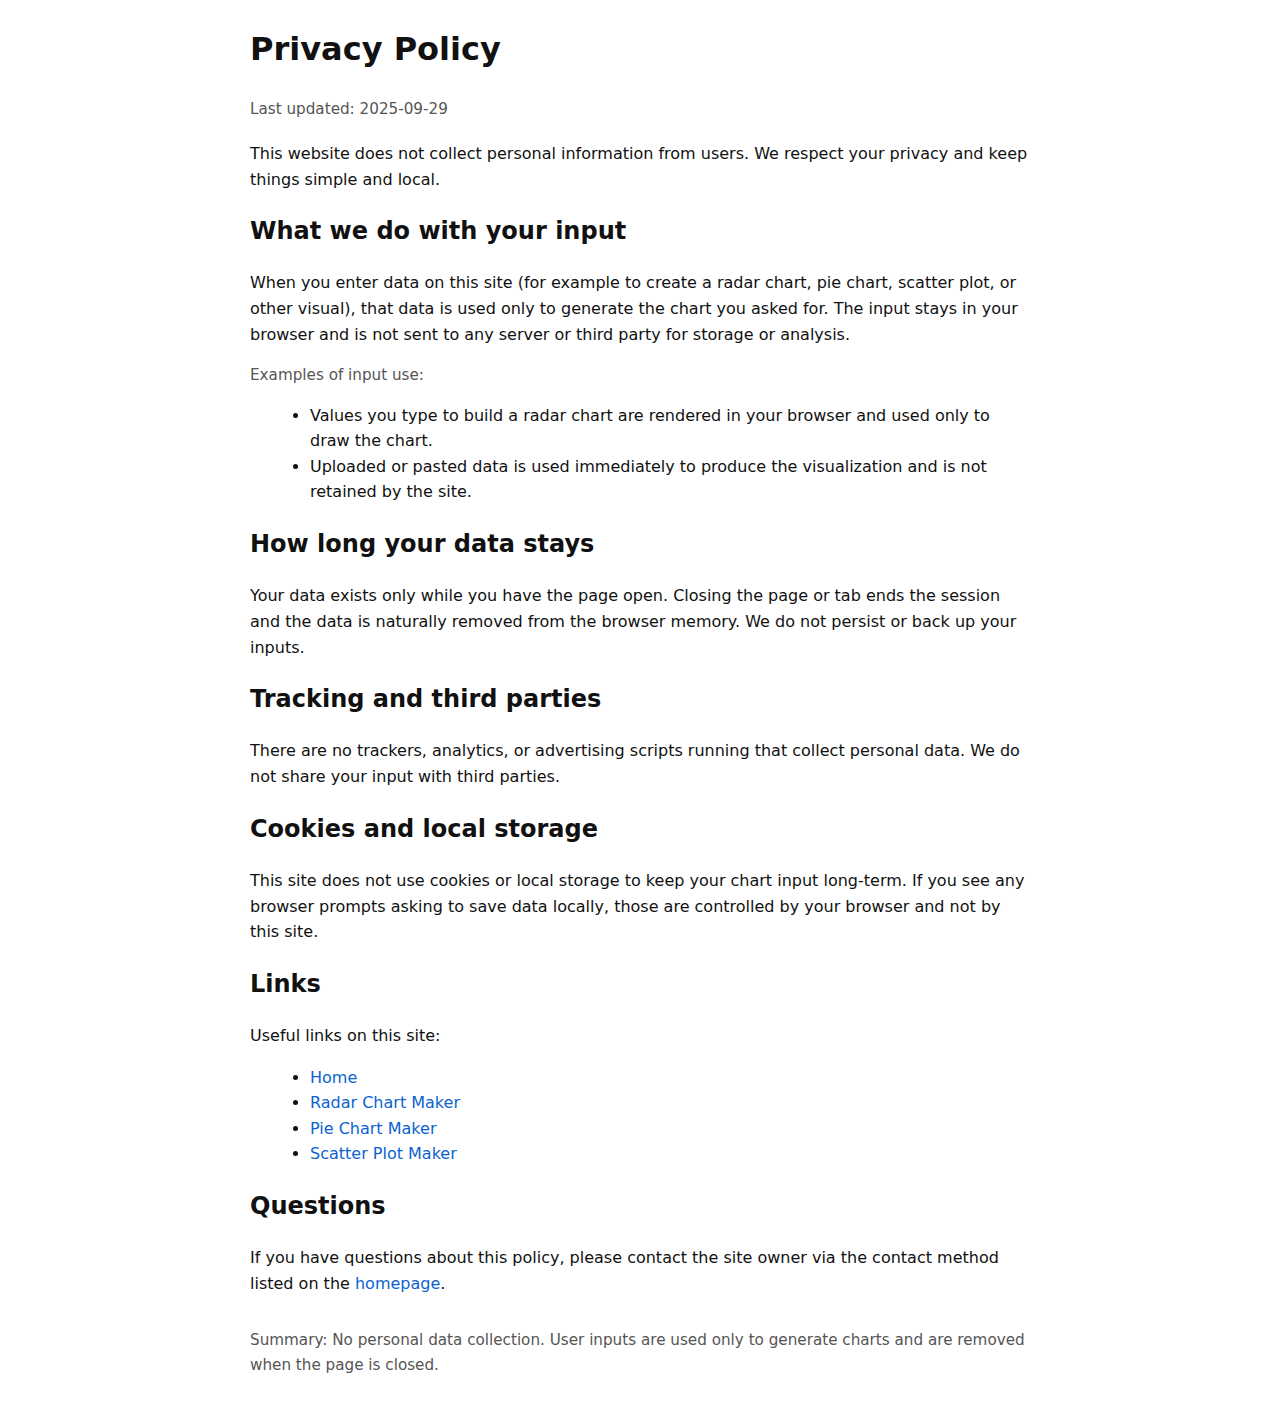
<file: privacy.html>
<!doctype html>
<html lang="en">
<head>
  <meta charset="utf-8" />
  <meta name="viewport" content="width=device-width,initial-scale=1" />
  <title>Privacy Policy</title>
  <style>
    :root { --bg:#fff; --text:#111; --muted:#555; --accent:#0b63d0; font-family:system-ui,-apple-system,Segoe UI,Roboto,"Helvetica Neue",Arial; }
    body { background:var(--bg); color:var(--text); margin:0; padding:24px; line-height:1.6; }
    main { max-width:780px; margin:0 auto; }
    h1 { margin-top:0; }
    a { color:var(--accent); text-decoration:none; }
    a:hover { text-decoration:underline; }
    header, section { margin-bottom:20px; }
    .muted { color:var(--muted); font-size:0.95rem; }
    ul { margin:0 0 16px 20px; }
    footer { margin-top:32px; font-size:0.9rem; color:var(--muted); }
    pre.note { background:#f6f8fa; padding:12px; border-radius:6px; overflow:auto; }
  </style>
</head>
<body>
  <main>
    <header>
      <h1>Privacy Policy</h1>
      <p class="muted">Last updated: 2025-09-29</p>
    </header>

    <section>
      <p>This website does not collect personal information from users. We respect your privacy and keep things simple and local.</p>
    </section>

    <section>
      <h2>What we do with your input</h2>
      <p>When you enter data on this site (for example to create a radar chart, pie chart, scatter plot, or other visual), that data is used only to generate the chart you asked for. The input stays in your browser and is not sent to any server or third party for storage or analysis.</p>
      <p class="muted">Examples of input use:</p>
      <ul>
        <li>Values you type to build a radar chart are rendered in your browser and used only to draw the chart.</li>
        <li>Uploaded or pasted data is used immediately to produce the visualization and is not retained by the site.</li>
      </ul>
    </section>

    <section>
      <h2>How long your data stays</h2>
      <p>Your data exists only while you have the page open. Closing the page or tab ends the session and the data is naturally removed from the browser memory. We do not persist or back up your inputs.</p>
    </section>

    <section>
      <h2>Tracking and third parties</h2>
      <p>There are no trackers, analytics, or advertising scripts running that collect personal data. We do not share your input with third parties.</p>
    </section>

    <section>
      <h2>Cookies and local storage</h2>
      <p>This site does not use cookies or local storage to keep your chart input long-term. If you see any browser prompts asking to save data locally, those are controlled by your browser and not by this site.</p>
    </section>

    <section>
      <h2>Links</h2>
      <p>Useful links on this site:</p>
      <ul>
        <li><a href="/">Home</a></li>
        <li><a href="/">Radar Chart Maker</a></li>
        <li><a href="/pie-chart">Pie Chart Maker</a></li>
        <li><a href="/scatter-plot">Scatter Plot Maker</a></li>
      </ul>
    </section>

    <section>
      <h2>Questions</h2>
      <p>If you have questions about this policy, please contact the site owner via the contact method listed on the <a href="/">homepage</a>.</p>
    </section>

    <footer>
      <p class="muted">Summary: No personal data collection. User inputs are used only to generate charts and are removed when the page is closed.</p>
    </footer>
  </main>
</body>
</html>
</file>
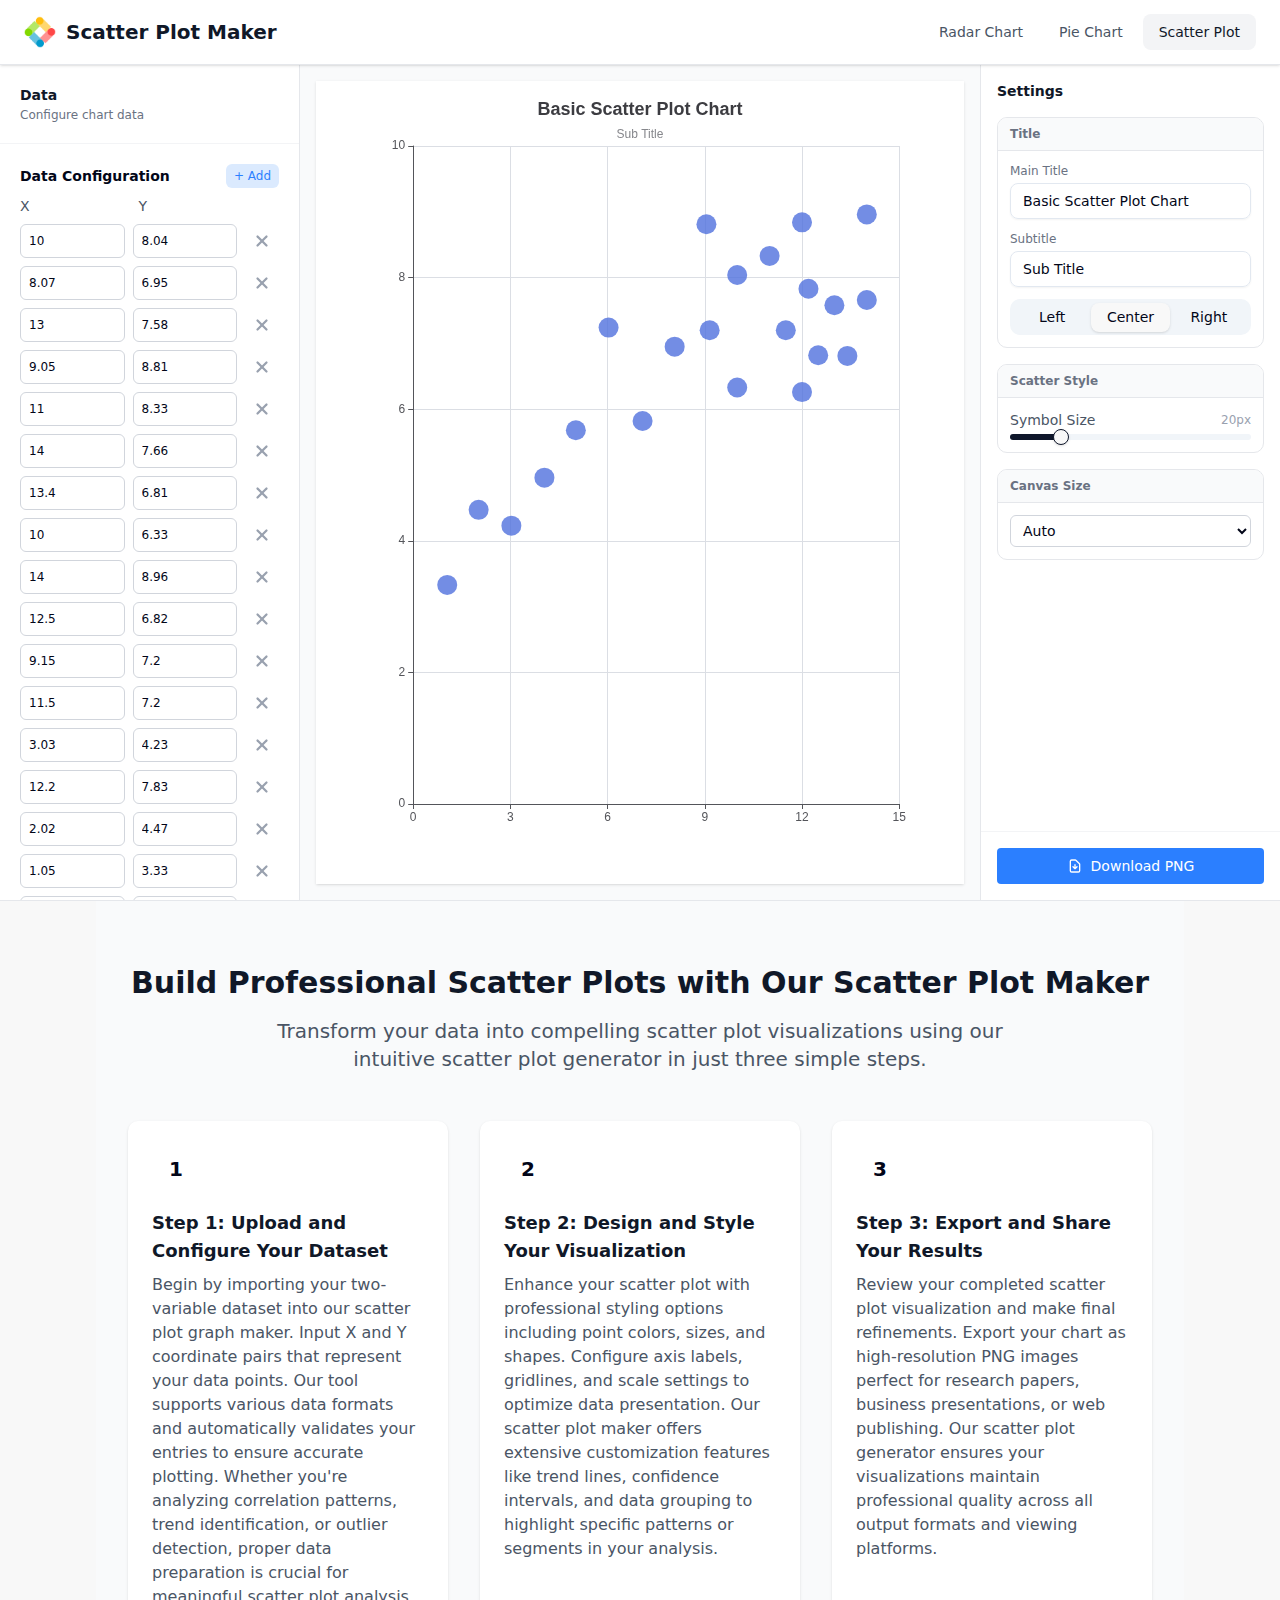
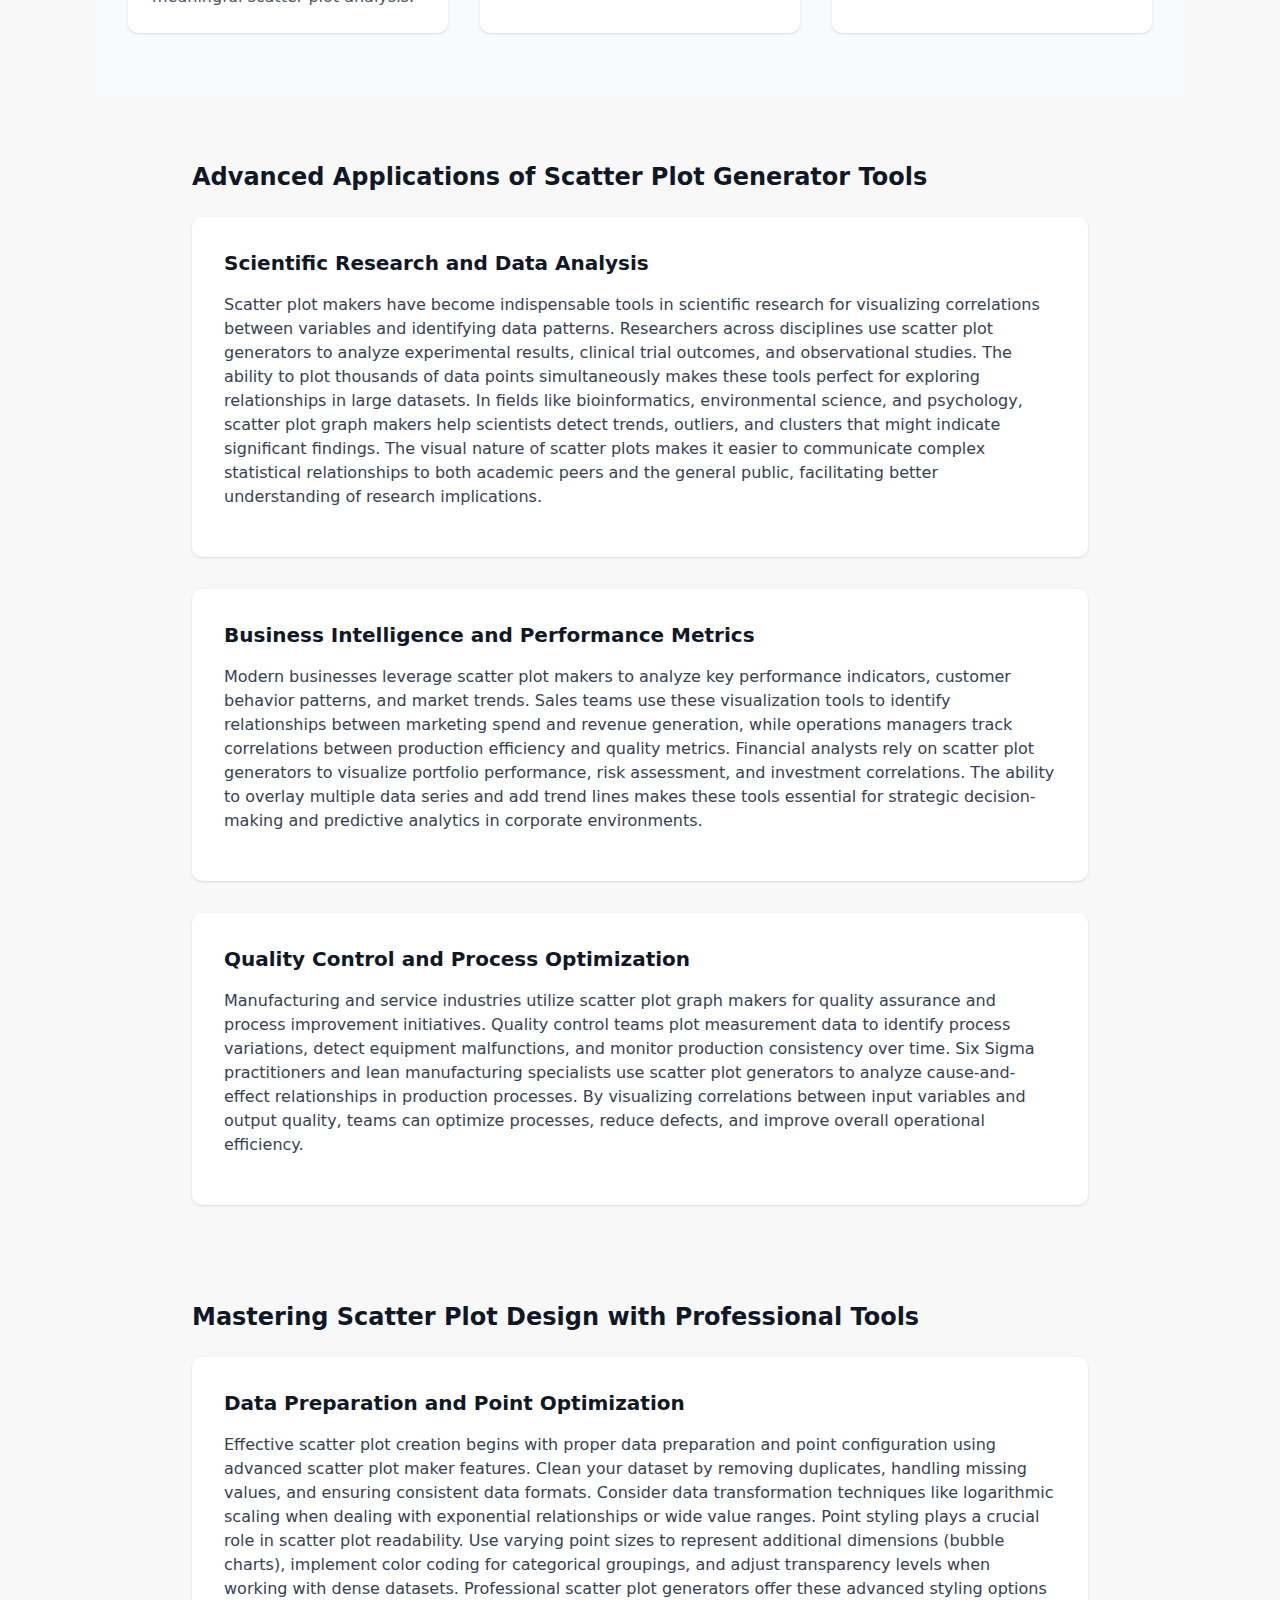
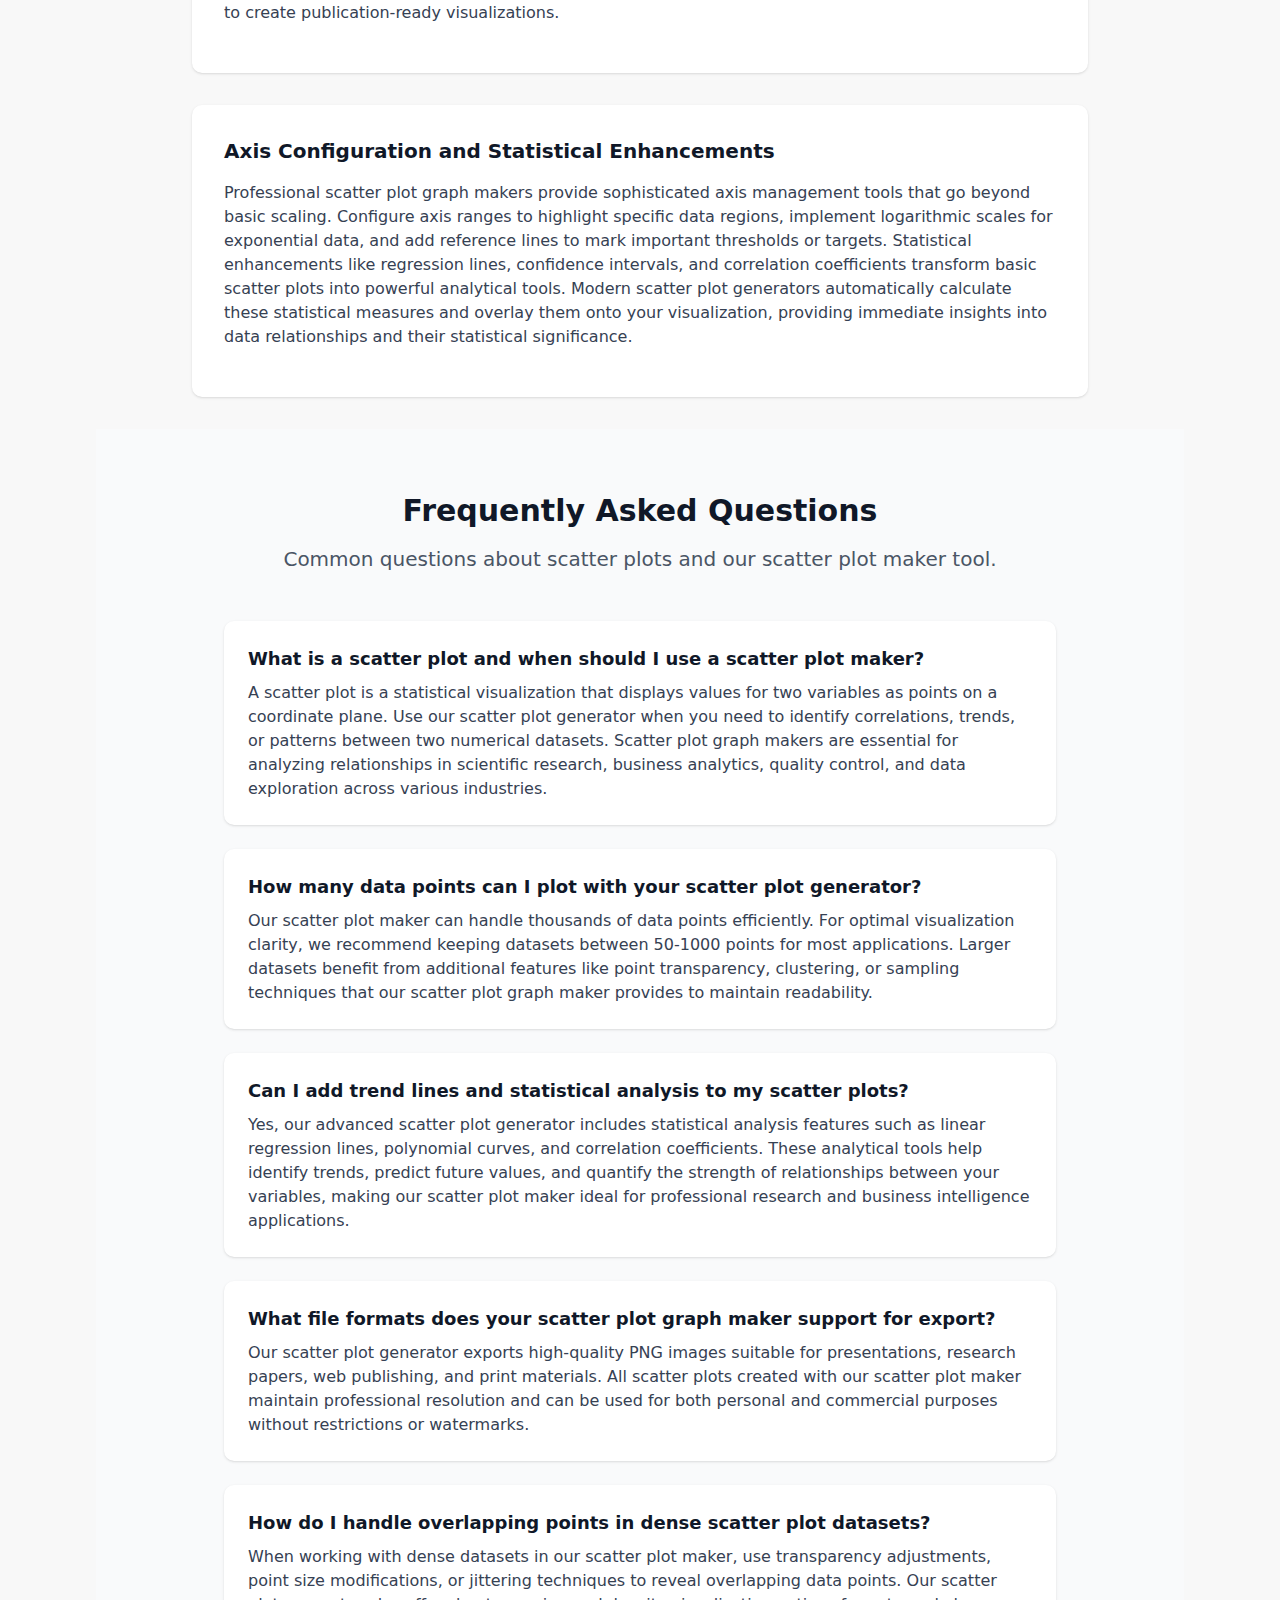
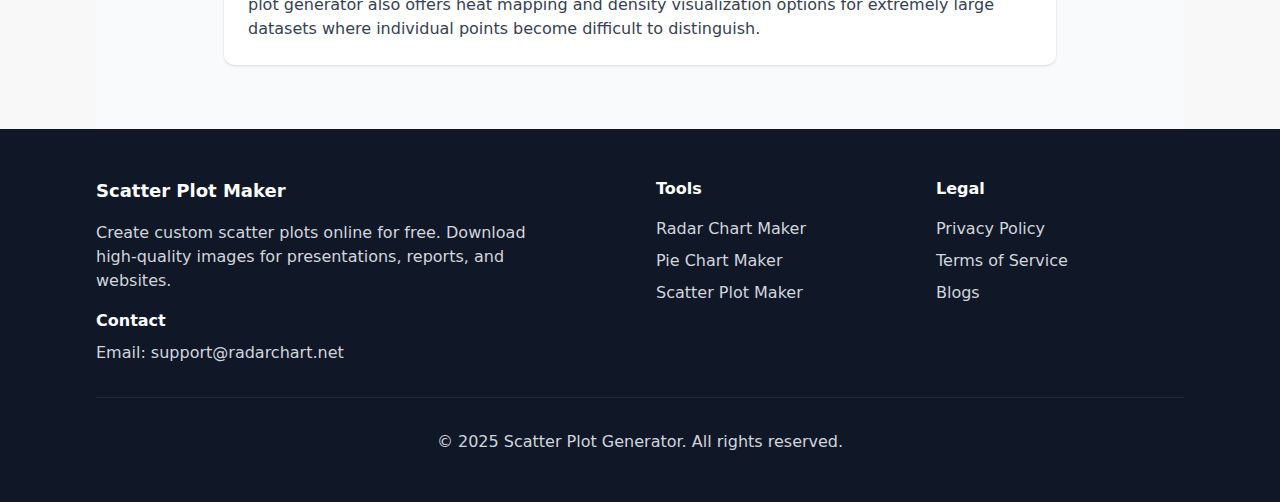
<file: scatter-plot.html>
<!DOCTYPE html><!--I2GYBKwtvWsExz_g4kL6g--><html lang="en"><head><meta charSet="utf-8"/><meta name="viewport" content="width=device-width, initial-scale=1"/><link rel="preload" as="image" href="/apple-touch-icon.png"/><link rel="stylesheet" href="/_next/static/chunks/e9a7f3df71e63caf.css" data-precedence="next"/><link rel="preload" as="script" fetchPriority="low" href="/_next/static/chunks/64efe8bc97ebb595.js"/><script src="/_next/static/chunks/2ab65c479bcbedba.js" async=""></script><script src="/_next/static/chunks/63dba52cde864d84.js" async=""></script><script src="/_next/static/chunks/54afae82ba38f00b.js" async=""></script><script src="/_next/static/chunks/turbopack-a884656c762ca9e9.js" async=""></script><script src="/_next/static/chunks/c80bb74a1b9a667b.js" async=""></script><script src="/_next/static/chunks/7dd66bdf8a7e5707.js" async=""></script><script src="/_next/static/chunks/f4ccb2a9f05ecf23.js" async=""></script><script src="/_next/static/chunks/c0c75ae7c9f2dfd1.js" async=""></script><script src="/_next/static/chunks/d7c5b46545161a39.js" async=""></script><title>Scatter Plot Maker Online - Create custom Scatter Plot Graph</title><meta name="description" content="Scatter Plot Generator for free. Create and customize scatter plots and download png image. Everyone—no coding or design skills needed!"/><link rel="canonical" href="https://radarchart.net/scatter-plot"/><script src="/_next/static/chunks/a6dad97d9634a72d.js" noModule=""></script></head><body><div hidden=""><!--$--><!--/$--></div><header class="bg-white shadow-sm border-b border-gray-200 z-50 relative"><div class="w-full px-4 md:px-6"><div class="flex items-center h-16"><a class="flex items-center gap-2.5 flex-shrink-0 group" href="/"><img src="/apple-touch-icon.png" alt="Radar Chart Maker Logo" class="h-8 w-8"/><h1 class="text-xl font-semibold text-gray-900 group-hover:text-gray-700 transition-colors">Scatter Plot Maker</h1></a><div class="flex-1"></div><nav class="hidden md:flex items-center gap-1" aria-label="Main navigation"><a class="px-4 py-2 rounded-md text-sm font-medium transition-colors text-gray-600 hover:bg-gray-100 hover:text-gray-900" href="/">Radar Chart</a><a class="px-4 py-2 rounded-md text-sm font-medium transition-colors text-gray-600 hover:bg-gray-100 hover:text-gray-900" href="/pie-chart">Pie Chart</a><a class="px-4 py-2 rounded-md text-sm font-medium transition-colors bg-gray-100 text-gray-900" href="/scatter-plot">Scatter Plot</a></nav><button class="md:hidden p-2 rounded-md text-gray-600 hover:bg-gray-100 transition-colors" aria-label="Toggle navigation menu" aria-expanded="false"><svg width="20" height="20" viewBox="0 0 24 24" fill="none" stroke="currentColor" stroke-width="2" stroke-linecap="round"><line x1="3" y1="6" x2="21" y2="6"></line><line x1="3" y1="12" x2="21" y2="12"></line><line x1="3" y1="18" x2="21" y2="18"></line></svg></button></div></div></header><div class="relative flex flex-row w-full min-h-[800px] h-[calc(100vh-64px)] border-b border-gray-200 overflow-hidden "><div class="md:relative md:translate-x-0 md:w-[300px] md:flex-shrink-0 md:border-r md:border-gray-200 absolute left-0 top-0 h-full w-[min(300px,85vw)] z-30 transition-transform duration-300 ease-in-out -translate-x-full md:translate-x-0 bg-white border-r border-gray-200 flex flex-col overflow-y-auto"><div class="flex flex-col h-full"><div class="p-5 border-b border-gray-100 flex-shrink-0"><h2 class="text-sm font-semibold text-gray-900">Data</h2><p class="text-xs text-gray-500 mt-0.5">Configure chart data</p></div><div class="flex-1 overflow-y-auto p-5"><div class="bg-white p-0 mb-4"><div class="flex justify-between items-center"><div class="flex items-center"><h2 class="font-semibold text-sm">Data Configuration</h2></div><button class="text-xs bg-blue-100 text-blue-500 px-2 py-1 rounded-sm hover:bg-primary/20 transition-colors flex items-center">+ Add</button></div><div class="bg-light py-2"><div class="space-y-2 pr-1"><div class="flex items-center gap-2"><div class="flex-1 flex items-center gap-2 text-sm text-gray-600"><div class="w-1/2">X</div><div class="w-1/2">Y</div></div><div class="w-[18px]"></div></div><div class="flex items-center justify-between gap-2"><input id="dimension-xvalue-0" type="number" class="bg-white text-xs px-2 py-2 border border-gray-300 rounded-sm focus:outline-none focus:ring-1 focus:ring-blue-500 focus:border-blue-500 w-full rounded-sm" value="10"/><input id="dimension-yvalue-0" type="number" class="bg-white text-xs px-2 py-2 border border-gray-300 rounded-sm focus:outline-none focus:ring-1 focus:ring-blue-500 focus:border-blue-500 w-full rounded-sm" value="8.04"/><button class="p-1 ml-1 text-gray-400 hover:text-red-700 cursor-pointer" title="Remove Data"><svg xmlns="http://www.w3.org/2000/svg" width="18" height="18" viewBox="0 0 24 24" fill="none" stroke="currentColor" stroke-width="3" stroke-linecap="round" stroke-linejoin="round" class="lucide lucide-x-icon lucide-x"><path d="M18 6 6 18"></path><path d="m6 6 12 12"></path></svg></button></div><div class="flex items-center justify-between gap-2"><input id="dimension-xvalue-1" type="number" class="bg-white text-xs px-2 py-2 border border-gray-300 rounded-sm focus:outline-none focus:ring-1 focus:ring-blue-500 focus:border-blue-500 w-full rounded-sm" value="8.07"/><input id="dimension-yvalue-1" type="number" class="bg-white text-xs px-2 py-2 border border-gray-300 rounded-sm focus:outline-none focus:ring-1 focus:ring-blue-500 focus:border-blue-500 w-full rounded-sm" value="6.95"/><button class="p-1 ml-1 text-gray-400 hover:text-red-700 cursor-pointer" title="Remove Data"><svg xmlns="http://www.w3.org/2000/svg" width="18" height="18" viewBox="0 0 24 24" fill="none" stroke="currentColor" stroke-width="3" stroke-linecap="round" stroke-linejoin="round" class="lucide lucide-x-icon lucide-x"><path d="M18 6 6 18"></path><path d="m6 6 12 12"></path></svg></button></div><div class="flex items-center justify-between gap-2"><input id="dimension-xvalue-2" type="number" class="bg-white text-xs px-2 py-2 border border-gray-300 rounded-sm focus:outline-none focus:ring-1 focus:ring-blue-500 focus:border-blue-500 w-full rounded-sm" value="13"/><input id="dimension-yvalue-2" type="number" class="bg-white text-xs px-2 py-2 border border-gray-300 rounded-sm focus:outline-none focus:ring-1 focus:ring-blue-500 focus:border-blue-500 w-full rounded-sm" value="7.58"/><button class="p-1 ml-1 text-gray-400 hover:text-red-700 cursor-pointer" title="Remove Data"><svg xmlns="http://www.w3.org/2000/svg" width="18" height="18" viewBox="0 0 24 24" fill="none" stroke="currentColor" stroke-width="3" stroke-linecap="round" stroke-linejoin="round" class="lucide lucide-x-icon lucide-x"><path d="M18 6 6 18"></path><path d="m6 6 12 12"></path></svg></button></div><div class="flex items-center justify-between gap-2"><input id="dimension-xvalue-3" type="number" class="bg-white text-xs px-2 py-2 border border-gray-300 rounded-sm focus:outline-none focus:ring-1 focus:ring-blue-500 focus:border-blue-500 w-full rounded-sm" value="9.05"/><input id="dimension-yvalue-3" type="number" class="bg-white text-xs px-2 py-2 border border-gray-300 rounded-sm focus:outline-none focus:ring-1 focus:ring-blue-500 focus:border-blue-500 w-full rounded-sm" value="8.81"/><button class="p-1 ml-1 text-gray-400 hover:text-red-700 cursor-pointer" title="Remove Data"><svg xmlns="http://www.w3.org/2000/svg" width="18" height="18" viewBox="0 0 24 24" fill="none" stroke="currentColor" stroke-width="3" stroke-linecap="round" stroke-linejoin="round" class="lucide lucide-x-icon lucide-x"><path d="M18 6 6 18"></path><path d="m6 6 12 12"></path></svg></button></div><div class="flex items-center justify-between gap-2"><input id="dimension-xvalue-4" type="number" class="bg-white text-xs px-2 py-2 border border-gray-300 rounded-sm focus:outline-none focus:ring-1 focus:ring-blue-500 focus:border-blue-500 w-full rounded-sm" value="11"/><input id="dimension-yvalue-4" type="number" class="bg-white text-xs px-2 py-2 border border-gray-300 rounded-sm focus:outline-none focus:ring-1 focus:ring-blue-500 focus:border-blue-500 w-full rounded-sm" value="8.33"/><button class="p-1 ml-1 text-gray-400 hover:text-red-700 cursor-pointer" title="Remove Data"><svg xmlns="http://www.w3.org/2000/svg" width="18" height="18" viewBox="0 0 24 24" fill="none" stroke="currentColor" stroke-width="3" stroke-linecap="round" stroke-linejoin="round" class="lucide lucide-x-icon lucide-x"><path d="M18 6 6 18"></path><path d="m6 6 12 12"></path></svg></button></div><div class="flex items-center justify-between gap-2"><input id="dimension-xvalue-5" type="number" class="bg-white text-xs px-2 py-2 border border-gray-300 rounded-sm focus:outline-none focus:ring-1 focus:ring-blue-500 focus:border-blue-500 w-full rounded-sm" value="14"/><input id="dimension-yvalue-5" type="number" class="bg-white text-xs px-2 py-2 border border-gray-300 rounded-sm focus:outline-none focus:ring-1 focus:ring-blue-500 focus:border-blue-500 w-full rounded-sm" value="7.66"/><button class="p-1 ml-1 text-gray-400 hover:text-red-700 cursor-pointer" title="Remove Data"><svg xmlns="http://www.w3.org/2000/svg" width="18" height="18" viewBox="0 0 24 24" fill="none" stroke="currentColor" stroke-width="3" stroke-linecap="round" stroke-linejoin="round" class="lucide lucide-x-icon lucide-x"><path d="M18 6 6 18"></path><path d="m6 6 12 12"></path></svg></button></div><div class="flex items-center justify-between gap-2"><input id="dimension-xvalue-6" type="number" class="bg-white text-xs px-2 py-2 border border-gray-300 rounded-sm focus:outline-none focus:ring-1 focus:ring-blue-500 focus:border-blue-500 w-full rounded-sm" value="13.4"/><input id="dimension-yvalue-6" type="number" class="bg-white text-xs px-2 py-2 border border-gray-300 rounded-sm focus:outline-none focus:ring-1 focus:ring-blue-500 focus:border-blue-500 w-full rounded-sm" value="6.81"/><button class="p-1 ml-1 text-gray-400 hover:text-red-700 cursor-pointer" title="Remove Data"><svg xmlns="http://www.w3.org/2000/svg" width="18" height="18" viewBox="0 0 24 24" fill="none" stroke="currentColor" stroke-width="3" stroke-linecap="round" stroke-linejoin="round" class="lucide lucide-x-icon lucide-x"><path d="M18 6 6 18"></path><path d="m6 6 12 12"></path></svg></button></div><div class="flex items-center justify-between gap-2"><input id="dimension-xvalue-7" type="number" class="bg-white text-xs px-2 py-2 border border-gray-300 rounded-sm focus:outline-none focus:ring-1 focus:ring-blue-500 focus:border-blue-500 w-full rounded-sm" value="10"/><input id="dimension-yvalue-7" type="number" class="bg-white text-xs px-2 py-2 border border-gray-300 rounded-sm focus:outline-none focus:ring-1 focus:ring-blue-500 focus:border-blue-500 w-full rounded-sm" value="6.33"/><button class="p-1 ml-1 text-gray-400 hover:text-red-700 cursor-pointer" title="Remove Data"><svg xmlns="http://www.w3.org/2000/svg" width="18" height="18" viewBox="0 0 24 24" fill="none" stroke="currentColor" stroke-width="3" stroke-linecap="round" stroke-linejoin="round" class="lucide lucide-x-icon lucide-x"><path d="M18 6 6 18"></path><path d="m6 6 12 12"></path></svg></button></div><div class="flex items-center justify-between gap-2"><input id="dimension-xvalue-8" type="number" class="bg-white text-xs px-2 py-2 border border-gray-300 rounded-sm focus:outline-none focus:ring-1 focus:ring-blue-500 focus:border-blue-500 w-full rounded-sm" value="14"/><input id="dimension-yvalue-8" type="number" class="bg-white text-xs px-2 py-2 border border-gray-300 rounded-sm focus:outline-none focus:ring-1 focus:ring-blue-500 focus:border-blue-500 w-full rounded-sm" value="8.96"/><button class="p-1 ml-1 text-gray-400 hover:text-red-700 cursor-pointer" title="Remove Data"><svg xmlns="http://www.w3.org/2000/svg" width="18" height="18" viewBox="0 0 24 24" fill="none" stroke="currentColor" stroke-width="3" stroke-linecap="round" stroke-linejoin="round" class="lucide lucide-x-icon lucide-x"><path d="M18 6 6 18"></path><path d="m6 6 12 12"></path></svg></button></div><div class="flex items-center justify-between gap-2"><input id="dimension-xvalue-9" type="number" class="bg-white text-xs px-2 py-2 border border-gray-300 rounded-sm focus:outline-none focus:ring-1 focus:ring-blue-500 focus:border-blue-500 w-full rounded-sm" value="12.5"/><input id="dimension-yvalue-9" type="number" class="bg-white text-xs px-2 py-2 border border-gray-300 rounded-sm focus:outline-none focus:ring-1 focus:ring-blue-500 focus:border-blue-500 w-full rounded-sm" value="6.82"/><button class="p-1 ml-1 text-gray-400 hover:text-red-700 cursor-pointer" title="Remove Data"><svg xmlns="http://www.w3.org/2000/svg" width="18" height="18" viewBox="0 0 24 24" fill="none" stroke="currentColor" stroke-width="3" stroke-linecap="round" stroke-linejoin="round" class="lucide lucide-x-icon lucide-x"><path d="M18 6 6 18"></path><path d="m6 6 12 12"></path></svg></button></div><div class="flex items-center justify-between gap-2"><input id="dimension-xvalue-10" type="number" class="bg-white text-xs px-2 py-2 border border-gray-300 rounded-sm focus:outline-none focus:ring-1 focus:ring-blue-500 focus:border-blue-500 w-full rounded-sm" value="9.15"/><input id="dimension-yvalue-10" type="number" class="bg-white text-xs px-2 py-2 border border-gray-300 rounded-sm focus:outline-none focus:ring-1 focus:ring-blue-500 focus:border-blue-500 w-full rounded-sm" value="7.2"/><button class="p-1 ml-1 text-gray-400 hover:text-red-700 cursor-pointer" title="Remove Data"><svg xmlns="http://www.w3.org/2000/svg" width="18" height="18" viewBox="0 0 24 24" fill="none" stroke="currentColor" stroke-width="3" stroke-linecap="round" stroke-linejoin="round" class="lucide lucide-x-icon lucide-x"><path d="M18 6 6 18"></path><path d="m6 6 12 12"></path></svg></button></div><div class="flex items-center justify-between gap-2"><input id="dimension-xvalue-11" type="number" class="bg-white text-xs px-2 py-2 border border-gray-300 rounded-sm focus:outline-none focus:ring-1 focus:ring-blue-500 focus:border-blue-500 w-full rounded-sm" value="11.5"/><input id="dimension-yvalue-11" type="number" class="bg-white text-xs px-2 py-2 border border-gray-300 rounded-sm focus:outline-none focus:ring-1 focus:ring-blue-500 focus:border-blue-500 w-full rounded-sm" value="7.2"/><button class="p-1 ml-1 text-gray-400 hover:text-red-700 cursor-pointer" title="Remove Data"><svg xmlns="http://www.w3.org/2000/svg" width="18" height="18" viewBox="0 0 24 24" fill="none" stroke="currentColor" stroke-width="3" stroke-linecap="round" stroke-linejoin="round" class="lucide lucide-x-icon lucide-x"><path d="M18 6 6 18"></path><path d="m6 6 12 12"></path></svg></button></div><div class="flex items-center justify-between gap-2"><input id="dimension-xvalue-12" type="number" class="bg-white text-xs px-2 py-2 border border-gray-300 rounded-sm focus:outline-none focus:ring-1 focus:ring-blue-500 focus:border-blue-500 w-full rounded-sm" value="3.03"/><input id="dimension-yvalue-12" type="number" class="bg-white text-xs px-2 py-2 border border-gray-300 rounded-sm focus:outline-none focus:ring-1 focus:ring-blue-500 focus:border-blue-500 w-full rounded-sm" value="4.23"/><button class="p-1 ml-1 text-gray-400 hover:text-red-700 cursor-pointer" title="Remove Data"><svg xmlns="http://www.w3.org/2000/svg" width="18" height="18" viewBox="0 0 24 24" fill="none" stroke="currentColor" stroke-width="3" stroke-linecap="round" stroke-linejoin="round" class="lucide lucide-x-icon lucide-x"><path d="M18 6 6 18"></path><path d="m6 6 12 12"></path></svg></button></div><div class="flex items-center justify-between gap-2"><input id="dimension-xvalue-13" type="number" class="bg-white text-xs px-2 py-2 border border-gray-300 rounded-sm focus:outline-none focus:ring-1 focus:ring-blue-500 focus:border-blue-500 w-full rounded-sm" value="12.2"/><input id="dimension-yvalue-13" type="number" class="bg-white text-xs px-2 py-2 border border-gray-300 rounded-sm focus:outline-none focus:ring-1 focus:ring-blue-500 focus:border-blue-500 w-full rounded-sm" value="7.83"/><button class="p-1 ml-1 text-gray-400 hover:text-red-700 cursor-pointer" title="Remove Data"><svg xmlns="http://www.w3.org/2000/svg" width="18" height="18" viewBox="0 0 24 24" fill="none" stroke="currentColor" stroke-width="3" stroke-linecap="round" stroke-linejoin="round" class="lucide lucide-x-icon lucide-x"><path d="M18 6 6 18"></path><path d="m6 6 12 12"></path></svg></button></div><div class="flex items-center justify-between gap-2"><input id="dimension-xvalue-14" type="number" class="bg-white text-xs px-2 py-2 border border-gray-300 rounded-sm focus:outline-none focus:ring-1 focus:ring-blue-500 focus:border-blue-500 w-full rounded-sm" value="2.02"/><input id="dimension-yvalue-14" type="number" class="bg-white text-xs px-2 py-2 border border-gray-300 rounded-sm focus:outline-none focus:ring-1 focus:ring-blue-500 focus:border-blue-500 w-full rounded-sm" value="4.47"/><button class="p-1 ml-1 text-gray-400 hover:text-red-700 cursor-pointer" title="Remove Data"><svg xmlns="http://www.w3.org/2000/svg" width="18" height="18" viewBox="0 0 24 24" fill="none" stroke="currentColor" stroke-width="3" stroke-linecap="round" stroke-linejoin="round" class="lucide lucide-x-icon lucide-x"><path d="M18 6 6 18"></path><path d="m6 6 12 12"></path></svg></button></div><div class="flex items-center justify-between gap-2"><input id="dimension-xvalue-15" type="number" class="bg-white text-xs px-2 py-2 border border-gray-300 rounded-sm focus:outline-none focus:ring-1 focus:ring-blue-500 focus:border-blue-500 w-full rounded-sm" value="1.05"/><input id="dimension-yvalue-15" type="number" class="bg-white text-xs px-2 py-2 border border-gray-300 rounded-sm focus:outline-none focus:ring-1 focus:ring-blue-500 focus:border-blue-500 w-full rounded-sm" value="3.33"/><button class="p-1 ml-1 text-gray-400 hover:text-red-700 cursor-pointer" title="Remove Data"><svg xmlns="http://www.w3.org/2000/svg" width="18" height="18" viewBox="0 0 24 24" fill="none" stroke="currentColor" stroke-width="3" stroke-linecap="round" stroke-linejoin="round" class="lucide lucide-x-icon lucide-x"><path d="M18 6 6 18"></path><path d="m6 6 12 12"></path></svg></button></div><div class="flex items-center justify-between gap-2"><input id="dimension-xvalue-16" type="number" class="bg-white text-xs px-2 py-2 border border-gray-300 rounded-sm focus:outline-none focus:ring-1 focus:ring-blue-500 focus:border-blue-500 w-full rounded-sm" value="4.05"/><input id="dimension-yvalue-16" type="number" class="bg-white text-xs px-2 py-2 border border-gray-300 rounded-sm focus:outline-none focus:ring-1 focus:ring-blue-500 focus:border-blue-500 w-full rounded-sm" value="4.96"/><button class="p-1 ml-1 text-gray-400 hover:text-red-700 cursor-pointer" title="Remove Data"><svg xmlns="http://www.w3.org/2000/svg" width="18" height="18" viewBox="0 0 24 24" fill="none" stroke="currentColor" stroke-width="3" stroke-linecap="round" stroke-linejoin="round" class="lucide lucide-x-icon lucide-x"><path d="M18 6 6 18"></path><path d="m6 6 12 12"></path></svg></button></div><div class="flex items-center justify-between gap-2"><input id="dimension-xvalue-17" type="number" class="bg-white text-xs px-2 py-2 border border-gray-300 rounded-sm focus:outline-none focus:ring-1 focus:ring-blue-500 focus:border-blue-500 w-full rounded-sm" value="6.03"/><input id="dimension-yvalue-17" type="number" class="bg-white text-xs px-2 py-2 border border-gray-300 rounded-sm focus:outline-none focus:ring-1 focus:ring-blue-500 focus:border-blue-500 w-full rounded-sm" value="7.24"/><button class="p-1 ml-1 text-gray-400 hover:text-red-700 cursor-pointer" title="Remove Data"><svg xmlns="http://www.w3.org/2000/svg" width="18" height="18" viewBox="0 0 24 24" fill="none" stroke="currentColor" stroke-width="3" stroke-linecap="round" stroke-linejoin="round" class="lucide lucide-x-icon lucide-x"><path d="M18 6 6 18"></path><path d="m6 6 12 12"></path></svg></button></div><div class="flex items-center justify-between gap-2"><input id="dimension-xvalue-18" type="number" class="bg-white text-xs px-2 py-2 border border-gray-300 rounded-sm focus:outline-none focus:ring-1 focus:ring-blue-500 focus:border-blue-500 w-full rounded-sm" value="12"/><input id="dimension-yvalue-18" type="number" class="bg-white text-xs px-2 py-2 border border-gray-300 rounded-sm focus:outline-none focus:ring-1 focus:ring-blue-500 focus:border-blue-500 w-full rounded-sm" value="6.26"/><button class="p-1 ml-1 text-gray-400 hover:text-red-700 cursor-pointer" title="Remove Data"><svg xmlns="http://www.w3.org/2000/svg" width="18" height="18" viewBox="0 0 24 24" fill="none" stroke="currentColor" stroke-width="3" stroke-linecap="round" stroke-linejoin="round" class="lucide lucide-x-icon lucide-x"><path d="M18 6 6 18"></path><path d="m6 6 12 12"></path></svg></button></div><div class="flex items-center justify-between gap-2"><input id="dimension-xvalue-19" type="number" class="bg-white text-xs px-2 py-2 border border-gray-300 rounded-sm focus:outline-none focus:ring-1 focus:ring-blue-500 focus:border-blue-500 w-full rounded-sm" value="12"/><input id="dimension-yvalue-19" type="number" class="bg-white text-xs px-2 py-2 border border-gray-300 rounded-sm focus:outline-none focus:ring-1 focus:ring-blue-500 focus:border-blue-500 w-full rounded-sm" value="8.84"/><button class="p-1 ml-1 text-gray-400 hover:text-red-700 cursor-pointer" title="Remove Data"><svg xmlns="http://www.w3.org/2000/svg" width="18" height="18" viewBox="0 0 24 24" fill="none" stroke="currentColor" stroke-width="3" stroke-linecap="round" stroke-linejoin="round" class="lucide lucide-x-icon lucide-x"><path d="M18 6 6 18"></path><path d="m6 6 12 12"></path></svg></button></div><div class="flex items-center justify-between gap-2"><input id="dimension-xvalue-20" type="number" class="bg-white text-xs px-2 py-2 border border-gray-300 rounded-sm focus:outline-none focus:ring-1 focus:ring-blue-500 focus:border-blue-500 w-full rounded-sm" value="7.08"/><input id="dimension-yvalue-20" type="number" class="bg-white text-xs px-2 py-2 border border-gray-300 rounded-sm focus:outline-none focus:ring-1 focus:ring-blue-500 focus:border-blue-500 w-full rounded-sm" value="5.82"/><button class="p-1 ml-1 text-gray-400 hover:text-red-700 cursor-pointer" title="Remove Data"><svg xmlns="http://www.w3.org/2000/svg" width="18" height="18" viewBox="0 0 24 24" fill="none" stroke="currentColor" stroke-width="3" stroke-linecap="round" stroke-linejoin="round" class="lucide lucide-x-icon lucide-x"><path d="M18 6 6 18"></path><path d="m6 6 12 12"></path></svg></button></div><div class="flex items-center justify-between gap-2"><input id="dimension-xvalue-21" type="number" class="bg-white text-xs px-2 py-2 border border-gray-300 rounded-sm focus:outline-none focus:ring-1 focus:ring-blue-500 focus:border-blue-500 w-full rounded-sm" value="5.02"/><input id="dimension-yvalue-21" type="number" class="bg-white text-xs px-2 py-2 border border-gray-300 rounded-sm focus:outline-none focus:ring-1 focus:ring-blue-500 focus:border-blue-500 w-full rounded-sm" value="5.68"/><button class="p-1 ml-1 text-gray-400 hover:text-red-700 cursor-pointer" title="Remove Data"><svg xmlns="http://www.w3.org/2000/svg" width="18" height="18" viewBox="0 0 24 24" fill="none" stroke="currentColor" stroke-width="3" stroke-linecap="round" stroke-linejoin="round" class="lucide lucide-x-icon lucide-x"><path d="M18 6 6 18"></path><path d="m6 6 12 12"></path></svg></button></div></div></div></div></div></div></div><div class="flex-1 min-w-0 overflow-hidden bg-gray-50 flex flex-col relative"><div class="md:hidden absolute top-3 left-3 z-20 flex gap-2"><button class="flex items-center gap-1.5 px-2.5 py-1.5 bg-white rounded border border-gray-200 shadow-sm text-xs text-gray-600 hover:bg-gray-50 transition-colors" aria-label="Toggle data panel"><svg width="18" height="18" viewBox="0 0 24 24" fill="none" stroke="currentColor" stroke-width="2" stroke-linecap="round"><line x1="3" y1="6" x2="21" y2="6"></line><line x1="3" y1="12" x2="21" y2="12"></line><line x1="3" y1="18" x2="21" y2="18"></line></svg><span>Data</span></button></div><div class="md:hidden absolute top-3 right-3 z-20 flex gap-2"><button class="flex items-center gap-1.5 px-2.5 py-1.5 bg-white rounded border border-gray-200 shadow-sm text-xs text-gray-600 hover:bg-gray-50 transition-colors" aria-label="Toggle settings panel"><span>Style</span><svg width="18" height="18" viewBox="0 0 24 24" fill="none" stroke="currentColor" stroke-width="2" stroke-linecap="round"><line x1="3" y1="6" x2="21" y2="6"></line><line x1="3" y1="12" x2="21" y2="12"></line><line x1="3" y1="18" x2="21" y2="18"></line></svg></button></div><div class="w-full h-full p-4 overflow-hidden"><div class="w-full h-full bg-white shadow-sm"><div style="width:100%;height:100%" aria-label="chart canvas"></div></div></div></div><div class="md:relative md:translate-x-0 md:w-[300px] md:flex-shrink-0 md:border-l md:border-gray-200 absolute right-0 top-0 h-full w-[min(300px,85vw)] z-30 transition-transform duration-300 ease-in-out translate-x-full md:translate-x-0 bg-white border-l border-gray-200 flex flex-col overflow-hidden"><div class="flex flex-col h-full"><div class="flex-1 overflow-y-auto p-4"><div class="mb-4"><h2 class="text-sm font-semibold text-gray-900">Settings</h2></div><div class="mb-4 border border-gray-200 rounded-lg overflow-hidden"><div class="text-xs font-semibold text-gray-500 bg-gray-50 px-3 py-2 border-b border-gray-200">Title</div><div class="p-3 space-y-3"><div><label class="block text-xs text-gray-500 mb-1">Main Title</label><input type="text" data-slot="input" class="file:text-foreground placeholder:text-muted-foreground selection:bg-primary selection:text-primary-foreground dark:bg-input/30 border-input flex h-9 w-full min-w-0 rounded-md border bg-transparent px-3 py-1 text-base shadow-xs transition-[color,box-shadow] outline-none file:inline-flex file:h-7 file:border-0 file:bg-transparent file:text-sm file:font-medium disabled:pointer-events-none disabled:cursor-not-allowed disabled:opacity-50 md:text-sm focus-visible:border-ring focus-visible:ring-ring/50 focus-visible:ring-[3px] aria-invalid:ring-destructive/20 dark:aria-invalid:ring-destructive/40 aria-invalid:border-destructive" placeholder="Chart title" value="Basic Scatter Plot Chart"/></div><div><label class="block text-xs text-gray-500 mb-1">Subtitle</label><input type="text" data-slot="input" class="file:text-foreground placeholder:text-muted-foreground selection:bg-primary selection:text-primary-foreground dark:bg-input/30 border-input flex h-9 w-full min-w-0 rounded-md border bg-transparent px-3 py-1 text-base shadow-xs transition-[color,box-shadow] outline-none file:inline-flex file:h-7 file:border-0 file:bg-transparent file:text-sm file:font-medium disabled:pointer-events-none disabled:cursor-not-allowed disabled:opacity-50 md:text-sm focus-visible:border-ring focus-visible:ring-ring/50 focus-visible:ring-[3px] aria-invalid:ring-destructive/20 dark:aria-invalid:ring-destructive/40 aria-invalid:border-destructive" placeholder="Chart subtitle" value="Sub Title"/></div><div dir="ltr" data-orientation="horizontal" data-slot="tabs" class="flex flex-col gap-2 w-full"><div role="tablist" aria-orientation="horizontal" data-slot="tabs-list" class="bg-muted text-muted-foreground inline-flex h-9 items-center justify-center rounded-lg p-[3px] w-full" tabindex="-1" data-orientation="horizontal" style="outline:none"><button type="button" role="tab" aria-selected="false" aria-controls="radix-_R_3ibclubrb_-content-left" data-state="inactive" id="radix-_R_3ibclubrb_-trigger-left" data-slot="tabs-trigger" class="data-[state=active]:bg-background dark:data-[state=active]:text-foreground focus-visible:border-ring focus-visible:ring-ring/50 focus-visible:outline-ring dark:data-[state=active]:border-input dark:data-[state=active]:bg-input/30 text-foreground dark:text-muted-foreground inline-flex h-[calc(100%-1px)] flex-1 items-center justify-center gap-1.5 rounded-md border border-transparent px-2 py-1 text-sm font-medium whitespace-nowrap transition-[color,box-shadow] focus-visible:ring-[3px] focus-visible:outline-1 disabled:pointer-events-none disabled:opacity-50 data-[state=active]:shadow-sm [&amp;_svg]:pointer-events-none [&amp;_svg]:shrink-0 [&amp;_svg:not([class*=&#x27;size-&#x27;])]:size-4" tabindex="-1" data-orientation="horizontal" data-radix-collection-item="">Left</button><button type="button" role="tab" aria-selected="true" aria-controls="radix-_R_3ibclubrb_-content-center" data-state="active" id="radix-_R_3ibclubrb_-trigger-center" data-slot="tabs-trigger" class="data-[state=active]:bg-background dark:data-[state=active]:text-foreground focus-visible:border-ring focus-visible:ring-ring/50 focus-visible:outline-ring dark:data-[state=active]:border-input dark:data-[state=active]:bg-input/30 text-foreground dark:text-muted-foreground inline-flex h-[calc(100%-1px)] flex-1 items-center justify-center gap-1.5 rounded-md border border-transparent px-2 py-1 text-sm font-medium whitespace-nowrap transition-[color,box-shadow] focus-visible:ring-[3px] focus-visible:outline-1 disabled:pointer-events-none disabled:opacity-50 data-[state=active]:shadow-sm [&amp;_svg]:pointer-events-none [&amp;_svg]:shrink-0 [&amp;_svg:not([class*=&#x27;size-&#x27;])]:size-4" tabindex="-1" data-orientation="horizontal" data-radix-collection-item="">Center</button><button type="button" role="tab" aria-selected="false" aria-controls="radix-_R_3ibclubrb_-content-right" data-state="inactive" id="radix-_R_3ibclubrb_-trigger-right" data-slot="tabs-trigger" class="data-[state=active]:bg-background dark:data-[state=active]:text-foreground focus-visible:border-ring focus-visible:ring-ring/50 focus-visible:outline-ring dark:data-[state=active]:border-input dark:data-[state=active]:bg-input/30 text-foreground dark:text-muted-foreground inline-flex h-[calc(100%-1px)] flex-1 items-center justify-center gap-1.5 rounded-md border border-transparent px-2 py-1 text-sm font-medium whitespace-nowrap transition-[color,box-shadow] focus-visible:ring-[3px] focus-visible:outline-1 disabled:pointer-events-none disabled:opacity-50 data-[state=active]:shadow-sm [&amp;_svg]:pointer-events-none [&amp;_svg]:shrink-0 [&amp;_svg:not([class*=&#x27;size-&#x27;])]:size-4" tabindex="-1" data-orientation="horizontal" data-radix-collection-item="">Right</button></div></div></div></div><div class="mb-4 border border-gray-200 rounded-lg overflow-hidden"><div class="text-xs font-semibold text-gray-500 bg-gray-50 px-3 py-2 border-b border-gray-200">Scatter Style</div><div class="p-3 space-y-3"><div><div class="flex items-center justify-between mb-1"><span class="text-sm text-gray-600">Symbol Size</span><span class="text-xs text-gray-400">20<!-- -->px</span></div><span dir="ltr" data-orientation="horizontal" aria-disabled="false" data-slot="slider" class="relative flex w-full touch-none items-center select-none data-[disabled]:opacity-50 data-[orientation=vertical]:h-full data-[orientation=vertical]:min-h-44 data-[orientation=vertical]:w-auto data-[orientation=vertical]:flex-col" style="--radix-slider-thumb-transform:translateX(-50%)"><span data-orientation="horizontal" data-slot="slider-track" class="bg-muted relative grow overflow-hidden rounded-full data-[orientation=horizontal]:h-1.5 data-[orientation=horizontal]:w-full data-[orientation=vertical]:h-full data-[orientation=vertical]:w-1.5"><span data-orientation="horizontal" data-slot="slider-range" class="bg-primary absolute data-[orientation=horizontal]:h-full data-[orientation=vertical]:w-full" style="left:0%;right:80.8080808080808%"></span></span><span style="transform:var(--radix-slider-thumb-transform);position:absolute;left:calc(0% + 0px)"><span role="slider" aria-valuemin="1" aria-valuemax="100" aria-orientation="horizontal" data-orientation="horizontal" tabindex="0" data-slot="slider-thumb" class="border-primary bg-background ring-ring/50 block size-4 shrink-0 rounded-full border shadow-sm transition-[color,box-shadow] hover:ring-4 focus-visible:ring-4 focus-visible:outline-hidden disabled:pointer-events-none disabled:opacity-50" style="display:none" data-radix-collection-item=""></span><input style="display:none"/></span></span></div></div></div><div class="mb-4 border border-gray-200 rounded-lg overflow-hidden"><div class="text-xs font-semibold text-gray-500 bg-gray-50 px-3 py-2 border-b border-gray-200">Canvas Size</div><div class="p-3 space-y-3"><select class="w-full px-2 py-1.5 border border-gray-300 rounded-sm text-sm focus:outline-none focus:ring-1 focus:ring-blue-500"><option value="auto" selected="">Auto</option><option value="800x600">800 × 600</option><option value="1200x900">1200 × 900</option><option value="1920x1080">1920 × 1080</option><option value="custom">Custom…</option></select></div></div></div><div class="flex-shrink-0 p-4 border-t border-gray-100 bg-white"><button class="w-full flex items-center justify-center gap-2 py-2 px-4 bg-blue-500 hover:bg-blue-600 text-white text-sm font-medium rounded transition-colors"><svg class="w-4 h-4" fill="none" stroke="currentColor" viewBox="0 0 24 24"><path stroke-linecap="round" stroke-linejoin="round" stroke-width="2" d="M12 10v6m0 0l-3-3m3 3l3-3m2 8H7a2 2 0 01-2-2V5a2 2 0 012-2h5.586a1 1 0 01.707.293l5.414 5.414a1 1 0 01.293.707V19a2 2 0 01-2 2z"></path></svg>Download PNG</button></div></div></div></div><main class="max-w-6xl mx-auto px-4 md:px-8"><section id="guide" class="py-16 bg-gray-50"><div class="max-w-6xl mx-auto px-8"><div class="text-center mb-12"><h2 class="text-3xl font-bold text-gray-900 mb-4">Build Professional Scatter Plots with Our Scatter Plot Maker</h2><p class="text-xl text-gray-600 max-w-3xl mx-auto">Transform your data into compelling scatter plot visualizations using our intuitive scatter plot generator in just three simple steps.</p></div><div class="grid md:grid-cols-3 gap-8"><div class="bg-white p-6 rounded-lg shadow-sm"><div class="w-12 h-12 bg-primary-100 rounded-lg flex items-center justify-center mb-4"><span class="text-primary-600 text-xl font-bold">1</span></div><h3 class="text-lg font-semibold text-gray-900 mb-2">Step 1: Upload and Configure Your Dataset</h3><p class="text-gray-600">Begin by importing your two-variable dataset into our scatter plot graph maker. Input X and Y coordinate pairs that represent your data points. Our tool supports various data formats and automatically validates your entries to ensure accurate plotting. Whether you&#x27;re analyzing correlation patterns, trend identification, or outlier detection, proper data preparation is crucial for meaningful scatter plot analysis.</p></div><div class="bg-white p-6 rounded-lg shadow-sm"><div class="w-12 h-12 bg-primary-100 rounded-lg flex items-center justify-center mb-4"><span class="text-primary-600 text-xl font-bold">2</span></div><h3 class="text-lg font-semibold text-gray-900 mb-2">Step 2: Design and Style Your Visualization</h3><p class="text-gray-600">Enhance your scatter plot with professional styling options including point colors, sizes, and shapes. Configure axis labels, gridlines, and scale settings to optimize data presentation. Our scatter plot maker offers extensive customization features like trend lines, confidence intervals, and data grouping to highlight specific patterns or segments in your analysis.</p></div><div class="bg-white p-6 rounded-lg shadow-sm"><div class="w-12 h-12 bg-primary-100 rounded-lg flex items-center justify-center mb-4"><span class="text-primary-600 text-xl font-bold">3</span></div><h3 class="text-lg font-semibold text-gray-900 mb-2">Step 3: Export and Share Your Results</h3><p class="text-gray-600">Review your completed scatter plot visualization and make final refinements. Export your chart as high-resolution PNG images perfect for research papers, business presentations, or web publishing. Our scatter plot generator ensures your visualizations maintain professional quality across all output formats and viewing platforms.</p></div></div></div></section><section id="examples" class="pt-16"><div class="prose prose-lg max-w-4xl mx-auto"><h2 class="text-2xl font-bold text-gray-900 mb-6">Advanced Applications of Scatter Plot Generator Tools</h2><div class="bg-white p-8 rounded-lg shadow-sm mb-8"><h3 class="text-xl font-semibold text-gray-900 mb-4">Scientific Research and Data Analysis</h3><p class="text-gray-700 mb-4">Scatter plot makers have become indispensable tools in scientific research for visualizing correlations between variables and identifying data patterns. Researchers across disciplines use scatter plot generators to analyze experimental results, clinical trial outcomes, and observational studies. The ability to plot thousands of data points simultaneously makes these tools perfect for exploring relationships in large datasets.

In fields like bioinformatics, environmental science, and psychology, scatter plot graph makers help scientists detect trends, outliers, and clusters that might indicate significant findings. The visual nature of scatter plots makes it easier to communicate complex statistical relationships to both academic peers and the general public, facilitating better understanding of research implications.</p></div><div class="bg-white p-8 rounded-lg shadow-sm mb-8"><h3 class="text-xl font-semibold text-gray-900 mb-4">Business Intelligence and Performance Metrics</h3><p class="text-gray-700 mb-4">Modern businesses leverage scatter plot makers to analyze key performance indicators, customer behavior patterns, and market trends. Sales teams use these visualization tools to identify relationships between marketing spend and revenue generation, while operations managers track correlations between production efficiency and quality metrics.

Financial analysts rely on scatter plot generators to visualize portfolio performance, risk assessment, and investment correlations. The ability to overlay multiple data series and add trend lines makes these tools essential for strategic decision-making and predictive analytics in corporate environments.</p></div><div class="bg-white p-8 rounded-lg shadow-sm mb-8"><h3 class="text-xl font-semibold text-gray-900 mb-4">Quality Control and Process Optimization</h3><p class="text-gray-700 mb-4">Manufacturing and service industries utilize scatter plot graph makers for quality assurance and process improvement initiatives. Quality control teams plot measurement data to identify process variations, detect equipment malfunctions, and monitor production consistency over time.

Six Sigma practitioners and lean manufacturing specialists use scatter plot generators to analyze cause-and-effect relationships in production processes. By visualizing correlations between input variables and output quality, teams can optimize processes, reduce defects, and improve overall operational efficiency.</p></div></div></section><section id="examples" class="pt-16"><div class="prose prose-lg max-w-4xl mx-auto"><h2 class="text-2xl font-bold text-gray-900 mb-6">Mastering Scatter Plot Design with Professional Tools</h2><div class="bg-white p-8 rounded-lg shadow-sm mb-8"><h3 class="text-xl font-semibold text-gray-900 mb-4">Data Preparation and Point Optimization</h3><p class="text-gray-700 mb-4">Effective scatter plot creation begins with proper data preparation and point configuration using advanced scatter plot maker features. Clean your dataset by removing duplicates, handling missing values, and ensuring consistent data formats. Consider data transformation techniques like logarithmic scaling when dealing with exponential relationships or wide value ranges.

Point styling plays a crucial role in scatter plot readability. Use varying point sizes to represent additional dimensions (bubble charts), implement color coding for categorical groupings, and adjust transparency levels when working with dense datasets. Professional scatter plot generators offer these advanced styling options to create publication-ready visualizations.</p></div><div class="bg-white p-8 rounded-lg shadow-sm mb-8"><h3 class="text-xl font-semibold text-gray-900 mb-4">Axis Configuration and Statistical Enhancements</h3><p class="text-gray-700 mb-4">Professional scatter plot graph makers provide sophisticated axis management tools that go beyond basic scaling. Configure axis ranges to highlight specific data regions, implement logarithmic scales for exponential data, and add reference lines to mark important thresholds or targets.

Statistical enhancements like regression lines, confidence intervals, and correlation coefficients transform basic scatter plots into powerful analytical tools. Modern scatter plot generators automatically calculate these statistical measures and overlay them onto your visualization, providing immediate insights into data relationships and their statistical significance.</p></div></div></section><section class="py-16 bg-gray-50"><div class="max-w-4xl mx-auto px-8"><div class="text-center mb-12"><h2 class="text-3xl font-bold text-gray-900 mb-4">Frequently Asked Questions</h2><p class="text-xl text-gray-600">Common questions about scatter plots and our scatter plot maker tool.</p></div><div class="space-y-6"><div class="bg-white p-6 rounded-lg shadow-sm"><h3 class="text-lg font-semibold text-gray-900 mb-2">What is a scatter plot and when should I use a scatter plot maker?</h3><p class="text-gray-700">A scatter plot is a statistical visualization that displays values for two variables as points on a coordinate plane. Use our scatter plot generator when you need to identify correlations, trends, or patterns between two numerical datasets. Scatter plot graph makers are essential for analyzing relationships in scientific research, business analytics, quality control, and data exploration across various industries.</p></div><div class="bg-white p-6 rounded-lg shadow-sm"><h3 class="text-lg font-semibold text-gray-900 mb-2">How many data points can I plot with your scatter plot generator?</h3><p class="text-gray-700">Our scatter plot maker can handle thousands of data points efficiently. For optimal visualization clarity, we recommend keeping datasets between 50-1000 points for most applications. Larger datasets benefit from additional features like point transparency, clustering, or sampling techniques that our scatter plot graph maker provides to maintain readability.</p></div><div class="bg-white p-6 rounded-lg shadow-sm"><h3 class="text-lg font-semibold text-gray-900 mb-2">Can I add trend lines and statistical analysis to my scatter plots?</h3><p class="text-gray-700">Yes, our advanced scatter plot generator includes statistical analysis features such as linear regression lines, polynomial curves, and correlation coefficients. These analytical tools help identify trends, predict future values, and quantify the strength of relationships between your variables, making our scatter plot maker ideal for professional research and business intelligence applications.</p></div><div class="bg-white p-6 rounded-lg shadow-sm"><h3 class="text-lg font-semibold text-gray-900 mb-2">What file formats does your scatter plot graph maker support for export?</h3><p class="text-gray-700">Our scatter plot generator exports high-quality PNG images suitable for presentations, research papers, web publishing, and print materials. All scatter plots created with our scatter plot maker maintain professional resolution and can be used for both personal and commercial purposes without restrictions or watermarks.</p></div><div class="bg-white p-6 rounded-lg shadow-sm"><h3 class="text-lg font-semibold text-gray-900 mb-2">How do I handle overlapping points in dense scatter plot datasets?</h3><p class="text-gray-700">When working with dense datasets in our scatter plot maker, use transparency adjustments, point size modifications, or jittering techniques to reveal overlapping data points. Our scatter plot generator also offers heat mapping and density visualization options for extremely large datasets where individual points become difficult to distinguish.</p></div></div></div></section></main><footer class="bg-gray-900 text-white py-12"><div class="max-w-6xl mx-auto px-8"><div class="grid md:grid-cols-4 gap-8"><div class="col-span-2"><h3 class="text-lg font-semibold mb-4">Scatter Plot Maker</h3><p class="text-gray-300 max-w-md">Create custom scatter plots online for free. Download high-quality images for presentations, reports, and websites.</p><div><h4 class="font-semibold mt-4 mb-2">Contact</h4><p class="text-gray-300">Email: support@radarchart.net</p></div></div><div><h4 class="font-semibold mb-4">Tools</h4><ul class="space-y-2 text-gray-300"><li><a href="/" class="hover:text-white">Radar Chart Maker</a></li><li><a href="/pie-chart" class="hover:text-white">Pie Chart Maker</a></li><li><a href="/scatter-plot" class="hover:text-white">Scatter Plot Maker</a></li></ul></div><div><h4 class="font-semibold mb-4">Legal</h4><ul class="space-y-2 text-gray-300"><li><a class="hover:text-white" href="/privacy.html">Privacy Policy</a></li><li><a class="hover:text-white" href="/terms.html">Terms of Service</a></li><li><a class="hover:text-white" href="/blogs">Blogs</a></li></ul></div></div><div class="border-t border-gray-800 mt-8 pt-8 text-center text-gray-300"><p>© <!-- -->2025 Scatter Plot Generator. All rights reserved.</p></div></div></footer><!--$--><!--/$--><script src="/_next/static/chunks/64efe8bc97ebb595.js" id="_R_" async=""></script><script>(self.__next_f=self.__next_f||[]).push([0])</script><script>self.__next_f.push([1,"1:\"$Sreact.fragment\"\n2:I[39756,[\"/_next/static/chunks/c80bb74a1b9a667b.js\",\"/_next/static/chunks/7dd66bdf8a7e5707.js\"],\"default\"]\n3:I[37457,[\"/_next/static/chunks/c80bb74a1b9a667b.js\",\"/_next/static/chunks/7dd66bdf8a7e5707.js\"],\"default\"]\n4:I[29454,[\"/_next/static/chunks/c80bb74a1b9a667b.js\",\"/_next/static/chunks/7dd66bdf8a7e5707.js\"],\"default\"]\n5:I[53988,[\"/_next/static/chunks/c80bb74a1b9a667b.js\",\"/_next/static/chunks/7dd66bdf8a7e5707.js\"],\"default\"]\n6:I[30589,[\"/_next/static/chunks/c80bb74a1b9a667b.js\",\"/_next/static/chunks/7dd66bdf8a7e5707.js\",\"/_next/static/chunks/f4ccb2a9f05ecf23.js\",\"/_next/static/chunks/c0c75ae7c9f2dfd1.js\",\"/_next/static/chunks/d7c5b46545161a39.js\"],\"default\"]\n7:I[73857,[\"/_next/static/chunks/c80bb74a1b9a667b.js\",\"/_next/static/chunks/7dd66bdf8a7e5707.js\",\"/_next/static/chunks/f4ccb2a9f05ecf23.js\",\"/_next/static/chunks/c0c75ae7c9f2dfd1.js\",\"/_next/static/chunks/d7c5b46545161a39.js\"],\"default\"]\n15:I[68027,[\"/_next/static/chunks/c80bb74a1b9a667b.js\",\"/_next/static/chunks/7dd66bdf8a7e5707.js\"],\"default\"]\n:HL[\"/_next/static/chunks/e9a7f3df71e63caf.css\",\"style\"]\n"])</script><script>self.__next_f.push([1,"0:{\"P\":null,\"b\":\"I2GYBKwtvWsExz-g4kL6g\",\"p\":\"\",\"c\":[\"\",\"scatter-plot\"],\"i\":false,\"f\":[[[\"\",{\"children\":[\"scatter-plot\",{\"children\":[\"__PAGE__\",{}]}]},\"$undefined\",\"$undefined\",true],[\"\",[\"$\",\"$1\",\"c\",{\"children\":[[[\"$\",\"link\",\"0\",{\"rel\":\"stylesheet\",\"href\":\"/_next/static/chunks/e9a7f3df71e63caf.css\",\"precedence\":\"next\",\"crossOrigin\":\"$undefined\",\"nonce\":\"$undefined\"}],[\"$\",\"script\",\"script-0\",{\"src\":\"/_next/static/chunks/c80bb74a1b9a667b.js\",\"async\":true,\"nonce\":\"$undefined\"}],[\"$\",\"script\",\"script-1\",{\"src\":\"/_next/static/chunks/7dd66bdf8a7e5707.js\",\"async\":true,\"nonce\":\"$undefined\"}]],[\"$\",\"html\",null,{\"lang\":\"en\",\"children\":[\"$\",\"body\",null,{\"children\":[[\"$\",\"$L2\",null,{\"parallelRouterKey\":\"children\",\"error\":\"$undefined\",\"errorStyles\":\"$undefined\",\"errorScripts\":\"$undefined\",\"template\":[\"$\",\"$L3\",null,{}],\"templateStyles\":\"$undefined\",\"templateScripts\":\"$undefined\",\"notFound\":[[[\"$\",\"title\",null,{\"children\":\"404: This page could not be found.\"}],[\"$\",\"div\",null,{\"style\":{\"fontFamily\":\"system-ui,\\\"Segoe UI\\\",Roboto,Helvetica,Arial,sans-serif,\\\"Apple Color Emoji\\\",\\\"Segoe UI Emoji\\\"\",\"height\":\"100vh\",\"textAlign\":\"center\",\"display\":\"flex\",\"flexDirection\":\"column\",\"alignItems\":\"center\",\"justifyContent\":\"center\"},\"children\":[\"$\",\"div\",null,{\"children\":[[\"$\",\"style\",null,{\"dangerouslySetInnerHTML\":{\"__html\":\"body{color:#000;background:#fff;margin:0}.next-error-h1{border-right:1px solid rgba(0,0,0,.3)}@media (prefers-color-scheme:dark){body{color:#fff;background:#000}.next-error-h1{border-right:1px solid rgba(255,255,255,.3)}}\"}}],[\"$\",\"h1\",null,{\"className\":\"next-error-h1\",\"style\":{\"display\":\"inline-block\",\"margin\":\"0 20px 0 0\",\"padding\":\"0 23px 0 0\",\"fontSize\":24,\"fontWeight\":500,\"verticalAlign\":\"top\",\"lineHeight\":\"49px\"},\"children\":404}],[\"$\",\"div\",null,{\"style\":{\"display\":\"inline-block\"},\"children\":[\"$\",\"h2\",null,{\"style\":{\"fontSize\":14,\"fontWeight\":400,\"lineHeight\":\"49px\",\"margin\":0},\"children\":\"This page could not be found.\"}]}]]}]}]],[]],\"forbidden\":\"$undefined\",\"unauthorized\":\"$undefined\"}],[\"$\",\"$L4\",null,{}],[\"$\",\"$L5\",null,{}]]}]}]]}],{\"children\":[\"scatter-plot\",[\"$\",\"$1\",\"c\",{\"children\":[null,[\"$\",\"$L2\",null,{\"parallelRouterKey\":\"children\",\"error\":\"$undefined\",\"errorStyles\":\"$undefined\",\"errorScripts\":\"$undefined\",\"template\":[\"$\",\"$L3\",null,{}],\"templateStyles\":\"$undefined\",\"templateScripts\":\"$undefined\",\"notFound\":\"$undefined\",\"forbidden\":\"$undefined\",\"unauthorized\":\"$undefined\"}]]}],{\"children\":[\"__PAGE__\",[\"$\",\"$1\",\"c\",{\"children\":[[[\"$\",\"$L6\",null,{\"title\":\"Scatter Plot Maker\",\"h1\":true}],[[\"$\",\"$L7\",null,{\"defaultOption\":{\"title\":{\"text\":\"Basic Scatter Plot Chart\",\"subtext\":\"Sub Title\",\"left\":\"center\"},\"legend\":{\"orient\":\"vertical\",\"left\":\"left\"},\"xAxis\":{},\"yAxis\":{},\"series\":{\"type\":\"scatter\",\"symbolSize\":20,\"data\":[[10,8.04],[8.07,6.95],[13,7.58],[9.05,8.81],[11,8.33],[14,7.66],[13.4,6.81],[10,6.33],[14,8.96],[12.5,6.82],[9.15,7.2],[11.5,7.2],[3.03,4.23],[12.2,7.83],[2.02,4.47],[1.05,3.33],[4.05,4.96],[6.03,7.24],[12,6.26],[12,8.84],[7.08,5.82],[5.02,5.68]]}}}],[\"$\",\"main\",null,{\"className\":\"max-w-6xl mx-auto px-4 md:px-8\",\"children\":[[\"$\",\"section\",null,{\"id\":\"guide\",\"className\":\"py-16 bg-gray-50\",\"children\":[\"$\",\"div\",null,{\"className\":\"max-w-6xl mx-auto px-8\",\"children\":[[\"$\",\"div\",null,{\"className\":\"text-center mb-12\",\"children\":[[\"$\",\"h2\",null,{\"className\":\"text-3xl font-bold text-gray-900 mb-4\",\"children\":\"Build Professional Scatter Plots with Our Scatter Plot Maker\"}],[\"$\",\"p\",null,{\"className\":\"text-xl text-gray-600 max-w-3xl mx-auto\",\"children\":\"Transform your data into compelling scatter plot visualizations using our intuitive scatter plot generator in just three simple steps.\"}]]}],[\"$\",\"div\",null,{\"className\":\"grid md:grid-cols-3 gap-8\",\"children\":[[\"$\",\"div\",\"0\",{\"className\":\"bg-white p-6 rounded-lg shadow-sm\",\"children\":[[\"$\",\"div\",null,{\"className\":\"w-12 h-12 bg-primary-100 rounded-lg flex items-center justify-center mb-4\",\"children\":[\"$\",\"span\",null,{\"className\":\"text-primary-600 text-xl font-bold\",\"children\":1}]}],[\"$\",\"h3\",null,{\"className\":\"text-lg font-semibold text-gray-900 mb-2\",\"children\":\"Step 1: Upload and Configure Your Dataset\"}],[\"$\",\"p\",null,{\"className\":\"text-gray-600\",\"children\":\"Begin by importing your two-variable dataset into our scatter plot graph maker. Input X and Y coordinate pairs that represent your data points. Our tool supports various data formats and automatically validates your entries to ensure accurate plotting. Whether you're analyzing correlation patterns, trend identification, or outlier detection, proper data preparation is crucial for meaningful scatter plot analysis.\"}]]}],[\"$\",\"div\",\"1\",{\"className\":\"bg-white p-6 rounded-lg shadow-sm\",\"children\":[[\"$\",\"div\",null,{\"className\":\"w-12 h-12 bg-primary-100 rounded-lg flex items-center justify-center mb-4\",\"children\":\"$L8\"}],\"$L9\",\"$La\"]}],\"$Lb\"]}]]}]}],[\"$Lc\",\"$Ld\"],\"$Le\"]}]],\"$Lf\"],[\"$L10\",\"$L11\",\"$L12\"],\"$L13\"]}],{},null,false]},null,false]},null,false],\"$L14\",false]],\"m\":\"$undefined\",\"G\":[\"$15\",[\"$L16\"]],\"s\":false,\"S\":true}\n"])</script><script>self.__next_f.push([1,"17:I[22016,[\"/_next/static/chunks/c80bb74a1b9a667b.js\",\"/_next/static/chunks/7dd66bdf8a7e5707.js\",\"/_next/static/chunks/f4ccb2a9f05ecf23.js\",\"/_next/static/chunks/c0c75ae7c9f2dfd1.js\",\"/_next/static/chunks/d7c5b46545161a39.js\"],\"default\"]\n18:I[97367,[\"/_next/static/chunks/c80bb74a1b9a667b.js\",\"/_next/static/chunks/7dd66bdf8a7e5707.js\"],\"OutletBoundary\"]\n1a:I[11533,[\"/_next/static/chunks/c80bb74a1b9a667b.js\",\"/_next/static/chunks/7dd66bdf8a7e5707.js\"],\"AsyncMetadataOutlet\"]\n1c:I[97367,[\"/_next/static/chunks/c80bb74a1b9a667b.js\",\"/_next/static/chunks/7dd66bdf8a7e5707.js\"],\"ViewportBoundary\"]\n1e:I[97367,[\"/_next/static/chunks/c80bb74a1b9a667b.js\",\"/_next/static/chunks/7dd66bdf8a7e5707.js\"],\"MetadataBoundary\"]\n1f:\"$Sreact.suspense\"\n8:[\"$\",\"span\",null,{\"className\":\"text-primary-600 text-xl font-bold\",\"children\":2}]\n9:[\"$\",\"h3\",null,{\"className\":\"text-lg font-semibold text-gray-900 mb-2\",\"children\":\"Step 2: Design and Style Your Visualization\"}]\na:[\"$\",\"p\",null,{\"className\":\"text-gray-600\",\"children\":\"Enhance your scatter plot with professional styling options including point colors, sizes, and shapes. Configure axis labels, gridlines, and scale settings to optimize data presentation. Our scatter plot maker offers extensive customization features like trend lines, confidence intervals, and data grouping to highlight specific patterns or segments in your analysis.\"}]\n"])</script><script>self.__next_f.push([1,"b:[\"$\",\"div\",\"2\",{\"className\":\"bg-white p-6 rounded-lg shadow-sm\",\"children\":[[\"$\",\"div\",null,{\"className\":\"w-12 h-12 bg-primary-100 rounded-lg flex items-center justify-center mb-4\",\"children\":[\"$\",\"span\",null,{\"className\":\"text-primary-600 text-xl font-bold\",\"children\":3}]}],[\"$\",\"h3\",null,{\"className\":\"text-lg font-semibold text-gray-900 mb-2\",\"children\":\"Step 3: Export and Share Your Results\"}],[\"$\",\"p\",null,{\"className\":\"text-gray-600\",\"children\":\"Review your completed scatter plot visualization and make final refinements. Export your chart as high-resolution PNG images perfect for research papers, business presentations, or web publishing. Our scatter plot generator ensures your visualizations maintain professional quality across all output formats and viewing platforms.\"}]]}]\n"])</script><script>self.__next_f.push([1,"c:[\"$\",\"section\",\"0\",{\"id\":\"examples\",\"className\":\"pt-16\",\"children\":[\"$\",\"div\",null,{\"className\":\"prose prose-lg max-w-4xl mx-auto\",\"children\":[[\"$\",\"h2\",null,{\"className\":\"text-2xl font-bold text-gray-900 mb-6\",\"children\":\"Advanced Applications of Scatter Plot Generator Tools\"}],[[\"$\",\"div\",\"0\",{\"className\":\"bg-white p-8 rounded-lg shadow-sm mb-8\",\"children\":[[\"$\",\"h3\",null,{\"className\":\"text-xl font-semibold text-gray-900 mb-4\",\"children\":\"Scientific Research and Data Analysis\"}],[\"$\",\"p\",null,{\"className\":\"text-gray-700 mb-4\",\"children\":\"Scatter plot makers have become indispensable tools in scientific research for visualizing correlations between variables and identifying data patterns. Researchers across disciplines use scatter plot generators to analyze experimental results, clinical trial outcomes, and observational studies. The ability to plot thousands of data points simultaneously makes these tools perfect for exploring relationships in large datasets.\\n\\nIn fields like bioinformatics, environmental science, and psychology, scatter plot graph makers help scientists detect trends, outliers, and clusters that might indicate significant findings. The visual nature of scatter plots makes it easier to communicate complex statistical relationships to both academic peers and the general public, facilitating better understanding of research implications.\"}]]}],[\"$\",\"div\",\"1\",{\"className\":\"bg-white p-8 rounded-lg shadow-sm mb-8\",\"children\":[[\"$\",\"h3\",null,{\"className\":\"text-xl font-semibold text-gray-900 mb-4\",\"children\":\"Business Intelligence and Performance Metrics\"}],[\"$\",\"p\",null,{\"className\":\"text-gray-700 mb-4\",\"children\":\"Modern businesses leverage scatter plot makers to analyze key performance indicators, customer behavior patterns, and market trends. Sales teams use these visualization tools to identify relationships between marketing spend and revenue generation, while operations managers track correlations between production efficiency and quality metrics.\\n\\nFinancial analysts rely on scatter plot generators to visualize portfolio performance, risk assessment, and investment correlations. The ability to overlay multiple data series and add trend lines makes these tools essential for strategic decision-making and predictive analytics in corporate environments.\"}]]}],[\"$\",\"div\",\"2\",{\"className\":\"bg-white p-8 rounded-lg shadow-sm mb-8\",\"children\":[[\"$\",\"h3\",null,{\"className\":\"text-xl font-semibold text-gray-900 mb-4\",\"children\":\"Quality Control and Process Optimization\"}],[\"$\",\"p\",null,{\"className\":\"text-gray-700 mb-4\",\"children\":\"Manufacturing and service industries utilize scatter plot graph makers for quality assurance and process improvement initiatives. Quality control teams plot measurement data to identify process variations, detect equipment malfunctions, and monitor production consistency over time.\\n\\nSix Sigma practitioners and lean manufacturing specialists use scatter plot generators to analyze cause-and-effect relationships in production processes. By visualizing correlations between input variables and output quality, teams can optimize processes, reduce defects, and improve overall operational efficiency.\"}]]}]]]}]}]\n"])</script><script>self.__next_f.push([1,"d:[\"$\",\"section\",\"1\",{\"id\":\"examples\",\"className\":\"pt-16\",\"children\":[\"$\",\"div\",null,{\"className\":\"prose prose-lg max-w-4xl mx-auto\",\"children\":[[\"$\",\"h2\",null,{\"className\":\"text-2xl font-bold text-gray-900 mb-6\",\"children\":\"Mastering Scatter Plot Design with Professional Tools\"}],[[\"$\",\"div\",\"0\",{\"className\":\"bg-white p-8 rounded-lg shadow-sm mb-8\",\"children\":[[\"$\",\"h3\",null,{\"className\":\"text-xl font-semibold text-gray-900 mb-4\",\"children\":\"Data Preparation and Point Optimization\"}],[\"$\",\"p\",null,{\"className\":\"text-gray-700 mb-4\",\"children\":\"Effective scatter plot creation begins with proper data preparation and point configuration using advanced scatter plot maker features. Clean your dataset by removing duplicates, handling missing values, and ensuring consistent data formats. Consider data transformation techniques like logarithmic scaling when dealing with exponential relationships or wide value ranges.\\n\\nPoint styling plays a crucial role in scatter plot readability. Use varying point sizes to represent additional dimensions (bubble charts), implement color coding for categorical groupings, and adjust transparency levels when working with dense datasets. Professional scatter plot generators offer these advanced styling options to create publication-ready visualizations.\"}]]}],[\"$\",\"div\",\"1\",{\"className\":\"bg-white p-8 rounded-lg shadow-sm mb-8\",\"children\":[[\"$\",\"h3\",null,{\"className\":\"text-xl font-semibold text-gray-900 mb-4\",\"children\":\"Axis Configuration and Statistical Enhancements\"}],[\"$\",\"p\",null,{\"className\":\"text-gray-700 mb-4\",\"children\":\"Professional scatter plot graph makers provide sophisticated axis management tools that go beyond basic scaling. Configure axis ranges to highlight specific data regions, implement logarithmic scales for exponential data, and add reference lines to mark important thresholds or targets.\\n\\nStatistical enhancements like regression lines, confidence intervals, and correlation coefficients transform basic scatter plots into powerful analytical tools. Modern scatter plot generators automatically calculate these statistical measures and overlay them onto your visualization, providing immediate insights into data relationships and their statistical significance.\"}]]}]]]}]}]\n"])</script><script>self.__next_f.push([1,"e:[\"$\",\"section\",null,{\"className\":\"py-16 bg-gray-50\",\"children\":[\"$\",\"div\",null,{\"className\":\"max-w-4xl mx-auto px-8\",\"children\":[[\"$\",\"div\",null,{\"className\":\"text-center mb-12\",\"children\":[[\"$\",\"h2\",null,{\"className\":\"text-3xl font-bold text-gray-900 mb-4\",\"children\":\"Frequently Asked Questions\"}],[\"$\",\"p\",null,{\"className\":\"text-xl text-gray-600\",\"children\":\"Common questions about scatter plots and our scatter plot maker tool.\"}]]}],[\"$\",\"div\",null,{\"className\":\"space-y-6\",\"children\":[[\"$\",\"div\",\"0\",{\"className\":\"bg-white p-6 rounded-lg shadow-sm\",\"children\":[[\"$\",\"h3\",null,{\"className\":\"text-lg font-semibold text-gray-900 mb-2\",\"children\":\"What is a scatter plot and when should I use a scatter plot maker?\"}],[\"$\",\"p\",null,{\"className\":\"text-gray-700\",\"children\":\"A scatter plot is a statistical visualization that displays values for two variables as points on a coordinate plane. Use our scatter plot generator when you need to identify correlations, trends, or patterns between two numerical datasets. Scatter plot graph makers are essential for analyzing relationships in scientific research, business analytics, quality control, and data exploration across various industries.\"}]]}],[\"$\",\"div\",\"1\",{\"className\":\"bg-white p-6 rounded-lg shadow-sm\",\"children\":[[\"$\",\"h3\",null,{\"className\":\"text-lg font-semibold text-gray-900 mb-2\",\"children\":\"How many data points can I plot with your scatter plot generator?\"}],[\"$\",\"p\",null,{\"className\":\"text-gray-700\",\"children\":\"Our scatter plot maker can handle thousands of data points efficiently. For optimal visualization clarity, we recommend keeping datasets between 50-1000 points for most applications. Larger datasets benefit from additional features like point transparency, clustering, or sampling techniques that our scatter plot graph maker provides to maintain readability.\"}]]}],[\"$\",\"div\",\"2\",{\"className\":\"bg-white p-6 rounded-lg shadow-sm\",\"children\":[[\"$\",\"h3\",null,{\"className\":\"text-lg font-semibold text-gray-900 mb-2\",\"children\":\"Can I add trend lines and statistical analysis to my scatter plots?\"}],[\"$\",\"p\",null,{\"className\":\"text-gray-700\",\"children\":\"Yes, our advanced scatter plot generator includes statistical analysis features such as linear regression lines, polynomial curves, and correlation coefficients. These analytical tools help identify trends, predict future values, and quantify the strength of relationships between your variables, making our scatter plot maker ideal for professional research and business intelligence applications.\"}]]}],[\"$\",\"div\",\"3\",{\"className\":\"bg-white p-6 rounded-lg shadow-sm\",\"children\":[[\"$\",\"h3\",null,{\"className\":\"text-lg font-semibold text-gray-900 mb-2\",\"children\":\"What file formats does your scatter plot graph maker support for export?\"}],[\"$\",\"p\",null,{\"className\":\"text-gray-700\",\"children\":\"Our scatter plot generator exports high-quality PNG images suitable for presentations, research papers, web publishing, and print materials. All scatter plots created with our scatter plot maker maintain professional resolution and can be used for both personal and commercial purposes without restrictions or watermarks.\"}]]}],[\"$\",\"div\",\"4\",{\"className\":\"bg-white p-6 rounded-lg shadow-sm\",\"children\":[[\"$\",\"h3\",null,{\"className\":\"text-lg font-semibold text-gray-900 mb-2\",\"children\":\"How do I handle overlapping points in dense scatter plot datasets?\"}],[\"$\",\"p\",null,{\"className\":\"text-gray-700\",\"children\":\"When working with dense datasets in our scatter plot maker, use transparency adjustments, point size modifications, or jittering techniques to reveal overlapping data points. Our scatter plot generator also offers heat mapping and density visualization options for extremely large datasets where individual points become difficult to distinguish.\"}]]}]]}]]}]}]\n"])</script><script>self.__next_f.push([1,"f:[\"$\",\"footer\",null,{\"className\":\"bg-gray-900 text-white py-12\",\"children\":[\"$\",\"div\",null,{\"className\":\"max-w-6xl mx-auto px-8\",\"children\":[[\"$\",\"div\",null,{\"className\":\"grid md:grid-cols-4 gap-8\",\"children\":[[\"$\",\"div\",null,{\"className\":\"col-span-2\",\"children\":[[\"$\",\"h3\",null,{\"className\":\"text-lg font-semibold mb-4\",\"children\":\"Scatter Plot Maker\"}],[\"$\",\"p\",null,{\"className\":\"text-gray-300 max-w-md\",\"children\":\"Create custom scatter plots online for free. Download high-quality images for presentations, reports, and websites.\"}],[\"$\",\"div\",null,{\"children\":[[\"$\",\"h4\",null,{\"className\":\"font-semibold mt-4 mb-2\",\"children\":\"Contact\"}],[\"$\",\"p\",null,{\"className\":\"text-gray-300\",\"children\":\"Email: support@radarchart.net\"}]]}]]}],[\"$\",\"div\",null,{\"children\":[[\"$\",\"h4\",null,{\"className\":\"font-semibold mb-4\",\"children\":\"Tools\"}],[\"$\",\"ul\",null,{\"className\":\"space-y-2 text-gray-300\",\"children\":[[\"$\",\"li\",null,{\"children\":[\"$\",\"a\",null,{\"href\":\"/\",\"className\":\"hover:text-white\",\"children\":\"Radar Chart Maker\"}]}],[\"$\",\"li\",null,{\"children\":[\"$\",\"a\",null,{\"href\":\"/pie-chart\",\"className\":\"hover:text-white\",\"children\":\"Pie Chart Maker\"}]}],[\"$\",\"li\",null,{\"children\":[\"$\",\"a\",null,{\"href\":\"/scatter-plot\",\"className\":\"hover:text-white\",\"children\":\"Scatter Plot Maker\"}]}]]}]]}],[\"$\",\"div\",null,{\"children\":[[\"$\",\"h4\",null,{\"className\":\"font-semibold mb-4\",\"children\":\"Legal\"}],[\"$\",\"ul\",null,{\"className\":\"space-y-2 text-gray-300\",\"children\":[[\"$\",\"li\",null,{\"children\":[\"$\",\"$L17\",null,{\"href\":\"/privacy.html\",\"className\":\"hover:text-white\",\"children\":\"Privacy Policy\"}]}],[\"$\",\"li\",null,{\"children\":[\"$\",\"$L17\",null,{\"href\":\"/terms.html\",\"className\":\"hover:text-white\",\"children\":\"Terms of Service\"}]}],[\"$\",\"li\",null,{\"children\":[\"$\",\"$L17\",null,{\"href\":\"/blogs\",\"className\":\"hover:text-white\",\"children\":\"Blogs\"}]}]]}]]}]]}],[\"$\",\"div\",null,{\"className\":\"border-t border-gray-800 mt-8 pt-8 text-center text-gray-300\",\"children\":[\"$\",\"p\",null,{\"children\":[\"© \",\"2025 Scatter Plot Generator. All rights reserved.\"]}]}]]}]}]\n"])</script><script>self.__next_f.push([1,"10:[\"$\",\"script\",\"script-0\",{\"src\":\"/_next/static/chunks/f4ccb2a9f05ecf23.js\",\"async\":true,\"nonce\":\"$undefined\"}]\n11:[\"$\",\"script\",\"script-1\",{\"src\":\"/_next/static/chunks/c0c75ae7c9f2dfd1.js\",\"async\":true,\"nonce\":\"$undefined\"}]\n12:[\"$\",\"script\",\"script-2\",{\"src\":\"/_next/static/chunks/d7c5b46545161a39.js\",\"async\":true,\"nonce\":\"$undefined\"}]\n13:[\"$\",\"$L18\",null,{\"children\":[\"$L19\",[\"$\",\"$L1a\",null,{\"promise\":\"$@1b\"}]]}]\n14:[\"$\",\"$1\",\"h\",{\"children\":[null,[[\"$\",\"$L1c\",null,{\"children\":\"$L1d\"}],null],[\"$\",\"$L1e\",null,{\"children\":[\"$\",\"div\",null,{\"hidden\":true,\"children\":[\"$\",\"$1f\",null,{\"fallback\":null,\"children\":\"$L20\"}]}]}]]}]\n16:[\"$\",\"link\",\"0\",{\"rel\":\"stylesheet\",\"href\":\"/_next/static/chunks/e9a7f3df71e63caf.css\",\"precedence\":\"next\",\"crossOrigin\":\"$undefined\",\"nonce\":\"$undefined\"}]\n"])</script><script>self.__next_f.push([1,"1d:[[\"$\",\"meta\",\"0\",{\"charSet\":\"utf-8\"}],[\"$\",\"meta\",\"1\",{\"name\":\"viewport\",\"content\":\"width=device-width, initial-scale=1\"}]]\n19:null\n"])</script><script>self.__next_f.push([1,"1b:{\"metadata\":[[\"$\",\"title\",\"0\",{\"children\":\"Scatter Plot Maker Online - Create custom Scatter Plot Graph\"}],[\"$\",\"meta\",\"1\",{\"name\":\"description\",\"content\":\"Scatter Plot Generator for free. Create and customize scatter plots and download png image. Everyone—no coding or design skills needed!\"}],[\"$\",\"link\",\"2\",{\"rel\":\"canonical\",\"href\":\"https://radarchart.net/scatter-plot\"}]],\"error\":null,\"digest\":\"$undefined\"}\n"])</script><script>self.__next_f.push([1,"20:\"$1b:metadata\"\n"])</script></body></html>
</file>
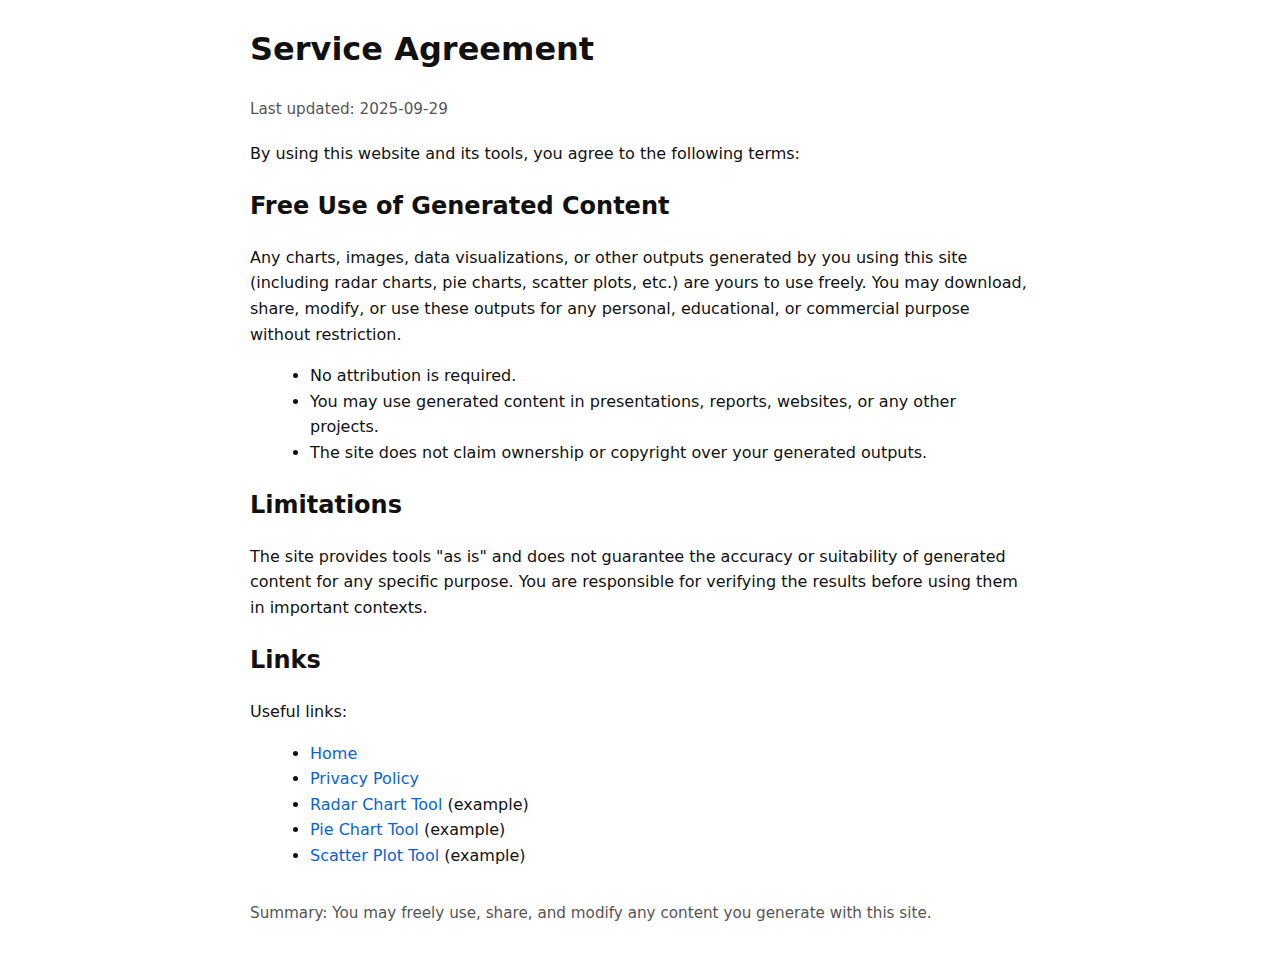
<file: terms.html>
<!doctype html>
<html lang="en">
<head>
  <meta charset="utf-8" />
  <meta name="viewport" content="width=device-width,initial-scale=1" />
  <title>Service Agreement</title>
  <style>
    :root { --bg:#fff; --text:#111; --muted:#555; --accent:#0b63d0; font-family:system-ui,-apple-system,Segoe UI,Roboto,"Helvetica Neue",Arial; }
    body { background:var(--bg); color:var(--text); margin:0; padding:24px; line-height:1.6; }
    main { max-width:780px; margin:0 auto; }
    h1 { margin-top:0; }
    a { color:var(--accent); text-decoration:none; }
    a:hover { text-decoration:underline; }
    header, section { margin-bottom:20px; }
    .muted { color:var(--muted); font-size:0.95rem; }
    ul { margin:0 0 16px 20px; }
    footer { margin-top:32px; font-size:0.9rem; color:var(--muted); }
  </style>
</head>
<body>
  <main>
    <header>
      <h1>Service Agreement</h1>
      <p class="muted">Last updated: 2025-09-29</p>
    </header>

    <section>
      <p>
        By using this website and its tools, you agree to the following terms:
      </p>
    </section>

    <section>
      <h2>Free Use of Generated Content</h2>
      <p>
        Any charts, images, data visualizations, or other outputs generated by you using this site (including radar charts, pie charts, scatter plots, etc.) are yours to use freely. You may download, share, modify, or use these outputs for any personal, educational, or commercial purpose without restriction.
      </p>
      <ul>
        <li>No attribution is required.</li>
        <li>You may use generated content in presentations, reports, websites, or any other projects.</li>
        <li>The site does not claim ownership or copyright over your generated outputs.</li>
      </ul>
    </section>

    <section>
      <h2>Limitations</h2>
      <p>
        The site provides tools "as is" and does not guarantee the accuracy or suitability of generated content for any specific purpose. You are responsible for verifying the results before using them in important contexts.
      </p>
    </section>

    <section>
      <h2>Links</h2>
      <p>Useful links:</p>
      <ul>
        <li><a href="/">Home</a></li>
        <li><a href="/privacy.html">Privacy Policy</a></li>
        <li><a href="/radar">Radar Chart Tool</a> (example)</li>
        <li><a href="/pie">Pie Chart Tool</a> (example)</li>
        <li><a href="/scatter">Scatter Plot Tool</a> (example)</li>
      </ul>
    </section>

    <footer>
      <p class="muted">Summary: You may freely use, share, and modify any content you generate with this site.</p>
    </footer>
  </main>
</body>
</html>
</file>
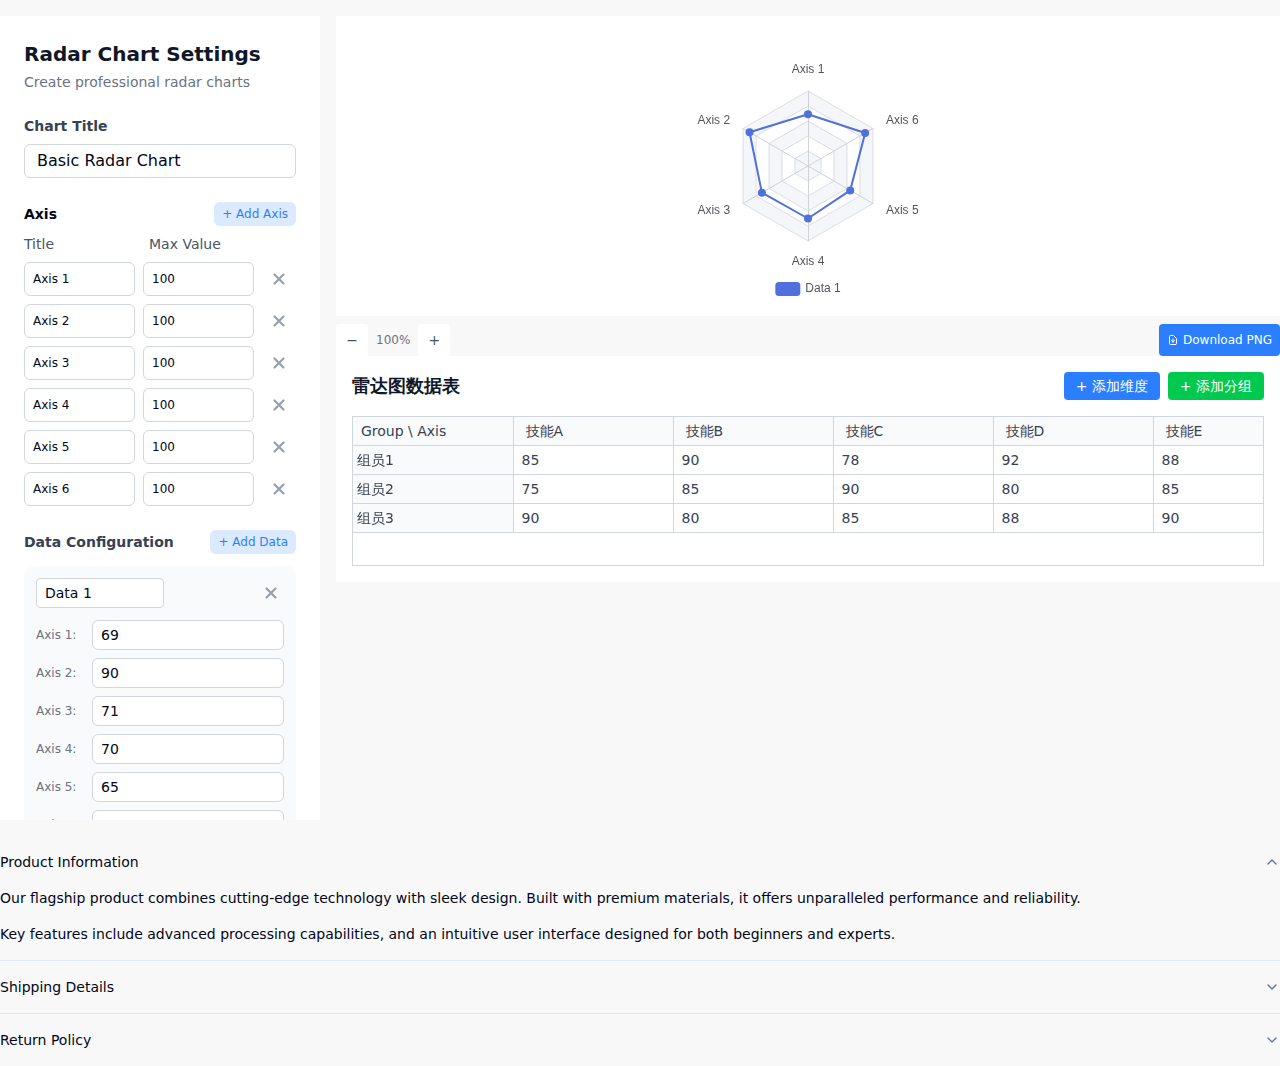
<file: test.html>
<!DOCTYPE html><!--I2GYBKwtvWsExz_g4kL6g--><html lang="en"><head><meta charSet="utf-8"/><meta name="viewport" content="width=device-width, initial-scale=1"/><link rel="stylesheet" href="/_next/static/chunks/e9a7f3df71e63caf.css" data-precedence="next"/><link rel="preload" as="script" fetchPriority="low" href="/_next/static/chunks/64efe8bc97ebb595.js"/><script src="/_next/static/chunks/2ab65c479bcbedba.js" async=""></script><script src="/_next/static/chunks/63dba52cde864d84.js" async=""></script><script src="/_next/static/chunks/54afae82ba38f00b.js" async=""></script><script src="/_next/static/chunks/turbopack-a884656c762ca9e9.js" async=""></script><script src="/_next/static/chunks/c80bb74a1b9a667b.js" async=""></script><script src="/_next/static/chunks/7dd66bdf8a7e5707.js" async=""></script><script src="/_next/static/chunks/c8d10cca11f50412.js" async=""></script><script src="/_next/static/chunks/50ce787d87931344.js" async=""></script><title>Radar Table测试 - 我的网站</title><meta name="description" content="雷达图表格组件测试页面。"/><meta name="keywords" content="雷达图,表格,组件"/><meta property="og:title" content="Radar Table测试"/><meta property="og:description" content="雷达图表格组件功能展示"/><meta property="og:url" content="https://example.com/test"/><meta property="og:image" content="http://localhost:3000/og-image.jpg"/><meta name="twitter:card" content="summary_large_image"/><meta name="twitter:title" content="Radar Table测试"/><meta name="twitter:description" content="雷达图表格组件功能展示"/><meta name="twitter:image" content="http://localhost:3000/og-image.jpg"/><script src="/_next/static/chunks/a6dad97d9634a72d.js" noModule=""></script></head><body><div hidden=""><!--$--><!--/$--></div><div class="h-screen"><div class="lg:h-[calc(100vh-64px)] min-h[800px] flex flex-col md:flex-row  gap-4 py-4"><div class="w-full md:w-[320px] lg:w-[320px] md:flex-shrink-0"><div class="bg-white w-full h-full flex-shrink-0 overflow-y-auto"><div class="p-6"><div class="flex flex-col items-start justify-between mb-6"><h2 class="text-xl font-semibold text-gray-900">Radar Chart Settings</h2><p class="text-sm text-gray-500 mt-1">Create professional radar charts</p></div><div class="mb-6"><label class="block text-sm font-semibold text-gray-700 mb-2">Chart Title</label><input type="text" id="chartTitle" class="w-full px-3 py-1 border border-gray-300 rounded-sm focus:outline-none focus:ring-1 focus:ring-blue-500 focus:border-blue-500" placeholder="Enter chart title" value="Basic Radar Chart"/></div><div class="bg-white p-0 mb-4"><div class="flex justify-between items-center"><div class="flex items-center"><h2 class="font-semibold text-sm">Axis</h2></div><button class="text-xs bg-blue-100 text-blue-500 px-2 py-1 rounded-sm hover:bg-primary/20 transition-colors flex items-center">+ Add Axis</button></div><div class="bg-light py-2"><div class="space-y-2 pr-1"><div class="flex items-center gap-2"><div class="flex-1 flex items-center gap-2 text-sm text-gray-600"><div class="w-1/2">Title</div><div class="w-1/2">Max Value  </div></div><div class="w-[18px]"></div></div><div class="flex items-center justify-between gap-2"><input id="dimension-name-1" type="text" class="bg-white text-xs px-2 py-2 border border-gray-300 rounded-sm focus:outline-none focus:ring-1 focus:ring-blue-500 focus:border-blue-500 w-full rounded-sm" value="Axis 1"/><input id="dimension-vaule-1" type="number" class="bg-white text-xs px-2 py-2 border border-gray-300 rounded-sm focus:outline-none focus:ring-1 focus:ring-blue-500 focus:border-blue-500 w-full rounded-sm" value="100"/><button class="p-1 ml-1 text-gray-400 hover:text-red-700 cursor-pointer" title="Remove Axis"><svg xmlns="http://www.w3.org/2000/svg" width="18" height="18" viewBox="0 0 24 24" fill="none" stroke="currentColor" stroke-width="3" stroke-linecap="round" stroke-linejoin="round" class="lucide lucide-x-icon lucide-x"><path d="M18 6 6 18"></path><path d="m6 6 12 12"></path></svg></button></div><div class="flex items-center justify-between gap-2"><input id="dimension-name-2" type="text" class="bg-white text-xs px-2 py-2 border border-gray-300 rounded-sm focus:outline-none focus:ring-1 focus:ring-blue-500 focus:border-blue-500 w-full rounded-sm" value="Axis 2"/><input id="dimension-vaule-2" type="number" class="bg-white text-xs px-2 py-2 border border-gray-300 rounded-sm focus:outline-none focus:ring-1 focus:ring-blue-500 focus:border-blue-500 w-full rounded-sm" value="100"/><button class="p-1 ml-1 text-gray-400 hover:text-red-700 cursor-pointer" title="Remove Axis"><svg xmlns="http://www.w3.org/2000/svg" width="18" height="18" viewBox="0 0 24 24" fill="none" stroke="currentColor" stroke-width="3" stroke-linecap="round" stroke-linejoin="round" class="lucide lucide-x-icon lucide-x"><path d="M18 6 6 18"></path><path d="m6 6 12 12"></path></svg></button></div><div class="flex items-center justify-between gap-2"><input id="dimension-name-3" type="text" class="bg-white text-xs px-2 py-2 border border-gray-300 rounded-sm focus:outline-none focus:ring-1 focus:ring-blue-500 focus:border-blue-500 w-full rounded-sm" value="Axis 3"/><input id="dimension-vaule-3" type="number" class="bg-white text-xs px-2 py-2 border border-gray-300 rounded-sm focus:outline-none focus:ring-1 focus:ring-blue-500 focus:border-blue-500 w-full rounded-sm" value="100"/><button class="p-1 ml-1 text-gray-400 hover:text-red-700 cursor-pointer" title="Remove Axis"><svg xmlns="http://www.w3.org/2000/svg" width="18" height="18" viewBox="0 0 24 24" fill="none" stroke="currentColor" stroke-width="3" stroke-linecap="round" stroke-linejoin="round" class="lucide lucide-x-icon lucide-x"><path d="M18 6 6 18"></path><path d="m6 6 12 12"></path></svg></button></div><div class="flex items-center justify-between gap-2"><input id="dimension-name-4" type="text" class="bg-white text-xs px-2 py-2 border border-gray-300 rounded-sm focus:outline-none focus:ring-1 focus:ring-blue-500 focus:border-blue-500 w-full rounded-sm" value="Axis 4"/><input id="dimension-vaule-4" type="number" class="bg-white text-xs px-2 py-2 border border-gray-300 rounded-sm focus:outline-none focus:ring-1 focus:ring-blue-500 focus:border-blue-500 w-full rounded-sm" value="100"/><button class="p-1 ml-1 text-gray-400 hover:text-red-700 cursor-pointer" title="Remove Axis"><svg xmlns="http://www.w3.org/2000/svg" width="18" height="18" viewBox="0 0 24 24" fill="none" stroke="currentColor" stroke-width="3" stroke-linecap="round" stroke-linejoin="round" class="lucide lucide-x-icon lucide-x"><path d="M18 6 6 18"></path><path d="m6 6 12 12"></path></svg></button></div><div class="flex items-center justify-between gap-2"><input id="dimension-name-5" type="text" class="bg-white text-xs px-2 py-2 border border-gray-300 rounded-sm focus:outline-none focus:ring-1 focus:ring-blue-500 focus:border-blue-500 w-full rounded-sm" value="Axis 5"/><input id="dimension-vaule-5" type="number" class="bg-white text-xs px-2 py-2 border border-gray-300 rounded-sm focus:outline-none focus:ring-1 focus:ring-blue-500 focus:border-blue-500 w-full rounded-sm" value="100"/><button class="p-1 ml-1 text-gray-400 hover:text-red-700 cursor-pointer" title="Remove Axis"><svg xmlns="http://www.w3.org/2000/svg" width="18" height="18" viewBox="0 0 24 24" fill="none" stroke="currentColor" stroke-width="3" stroke-linecap="round" stroke-linejoin="round" class="lucide lucide-x-icon lucide-x"><path d="M18 6 6 18"></path><path d="m6 6 12 12"></path></svg></button></div><div class="flex items-center justify-between gap-2"><input id="dimension-name-6" type="text" class="bg-white text-xs px-2 py-2 border border-gray-300 rounded-sm focus:outline-none focus:ring-1 focus:ring-blue-500 focus:border-blue-500 w-full rounded-sm" value="Axis 6"/><input id="dimension-vaule-6" type="number" class="bg-white text-xs px-2 py-2 border border-gray-300 rounded-sm focus:outline-none focus:ring-1 focus:ring-blue-500 focus:border-blue-500 w-full rounded-sm" value="100"/><button class="p-1 ml-1 text-gray-400 hover:text-red-700 cursor-pointer" title="Remove Axis"><svg xmlns="http://www.w3.org/2000/svg" width="18" height="18" viewBox="0 0 24 24" fill="none" stroke="currentColor" stroke-width="3" stroke-linecap="round" stroke-linejoin="round" class="lucide lucide-x-icon lucide-x"><path d="M18 6 6 18"></path><path d="m6 6 12 12"></path></svg></button></div></div></div></div><div class="mb-6"><div class="flex items-center justify-between mb-3"><label class="block text-sm font-semibold text-gray-700">Data Configuration</label><button class="text-xs bg-blue-100 text-blue-500 px-2 py-1 rounded-sm hover:bg-primary/20 transition-colors flex items-center">+ Add Data</button></div><div class="flex flex-col gap-2"><div class="dataset-item bg-gray-50 p-3 rounded-lg"><div class="flex justify-between items-center mb-3"><div class="flex items-center space-x-2"><input type="text" class="bg-white dataset-name px-2 py-1 border border-gray-300 rounded focus:ring-2 focus:ring-primary/50 focus:border-primary transition-all outline-none text-sm w-32" value="Data 1"/></div><button class="remove-dataset text-gray-400 hover:text-red-500 p-1"><svg xmlns="http://www.w3.org/2000/svg" width="18" height="18" viewBox="0 0 24 24" fill="none" stroke="currentColor" stroke-width="3" stroke-linecap="round" stroke-linejoin="round" class="lucide lucide-x-icon lucide-x"><path d="M18 6 6 18"></path><path d="m6 6 12 12"></path></svg></button></div><div class="dataset-values space-y-2"><div class="flex items-center space-x-2"><label class="text-xs text-gray-500 w-16 whitespace-nowrap overflow-hidden text-ellipsis">Axis 1<!-- -->:</label><input type="number" class="dataset-value bg-white flex-grow px-2 py-1 border border-gray-300 rounded-sm focus:outline-none focus:ring-1 focus:ring-blue-500 focus:border-blue-500 text-sm" value="69"/></div><div class="flex items-center space-x-2"><label class="text-xs text-gray-500 w-16 whitespace-nowrap overflow-hidden text-ellipsis">Axis 2<!-- -->:</label><input type="number" class="dataset-value bg-white flex-grow px-2 py-1 border border-gray-300 rounded-sm focus:outline-none focus:ring-1 focus:ring-blue-500 focus:border-blue-500 text-sm" value="90"/></div><div class="flex items-center space-x-2"><label class="text-xs text-gray-500 w-16 whitespace-nowrap overflow-hidden text-ellipsis">Axis 3<!-- -->:</label><input type="number" class="dataset-value bg-white flex-grow px-2 py-1 border border-gray-300 rounded-sm focus:outline-none focus:ring-1 focus:ring-blue-500 focus:border-blue-500 text-sm" value="71"/></div><div class="flex items-center space-x-2"><label class="text-xs text-gray-500 w-16 whitespace-nowrap overflow-hidden text-ellipsis">Axis 4<!-- -->:</label><input type="number" class="dataset-value bg-white flex-grow px-2 py-1 border border-gray-300 rounded-sm focus:outline-none focus:ring-1 focus:ring-blue-500 focus:border-blue-500 text-sm" value="70"/></div><div class="flex items-center space-x-2"><label class="text-xs text-gray-500 w-16 whitespace-nowrap overflow-hidden text-ellipsis">Axis 5<!-- -->:</label><input type="number" class="dataset-value bg-white flex-grow px-2 py-1 border border-gray-300 rounded-sm focus:outline-none focus:ring-1 focus:ring-blue-500 focus:border-blue-500 text-sm" value="65"/></div><div class="flex items-center space-x-2"><label class="text-xs text-gray-500 w-16 whitespace-nowrap overflow-hidden text-ellipsis">Axis 6<!-- -->:</label><input type="number" class="dataset-value bg-white flex-grow px-2 py-1 border border-gray-300 rounded-sm focus:outline-none focus:ring-1 focus:ring-blue-500 focus:border-blue-500 text-sm" value="88"/></div></div></div></div></div></div></div></div><div class="flex-1 min-w-0 flex flex-col"><div class="flex-1"><div><div class="w-full h-full min-h-[300px] flex flex-col" style="min-height:300px"><div class="flex-1 p-0 flex items-center w-full h-full"><div id="radar" class="chart-container w-full md:h-full mx-auto flex items-center justify-center bg-white  min-h-[300px]" style="width:100%;height:100%"><div style="width:100%;height:100%" class="bg-width min-h-[300px]" aria-label="chart canvas"></div></div></div><div class="h-8 mt-2 flex items-center justify-between"><div class="flex items-center space-x-1"><button class="w-8 h-8 bg-white flex items-center justify-center text-gray-600 hover:text-gray-800 hover:bg-gray-200 rounded transition-colors" title="缩小"><span class="text-sm font-medium">−</span></button><span class="text-xs text-gray-500 px-1 min-w-[32px] text-center">100<!-- -->%</span><button class="w-8 h-8 bg-white flex items-center justify-center text-gray-600 hover:text-gray-800 hover:bg-gray-200 rounded transition-colors" title="放大"><span class="text-sm font-medium">+</span></button></div><div class="flex items-center"><button class="h-8 px-2 bg-blue-500 flex items-center space-x-1 text-xs text-white hover:text-gray-800 hover:bg-gray-200 rounded transition-colors" title="下载图表"><svg class="w-3 h-3" fill="none" stroke="currentColor" viewBox="0 0 24 24"><path stroke-linecap="round" stroke-linejoin="round" stroke-width="2" d="M12 10v6m0 0l-3-3m3 3l3-3m2 8H7a2 2 0 01-2-2V5a2 2 0 012-2h5.586a1 1 0 01.707.293l5.414 5.414a1 1 0 01.293.707V19a2 2 0 01-2 2z"></path></svg><span>Download PNG</span></button></div></div></div><div class="w-full h-full overflow-hidden bg-white "><div class="p-4"><div class="flex items-center justify-between mb-4"><h3 class="text-lg font-semibold text-gray-900">雷达图数据表</h3><div class="flex gap-2"><button class="px-3 py-1 text-sm bg-blue-500 text-white rounded hover:bg-blue-600 transition-colors">+ 添加维度</button><button class="px-3 py-1 text-sm bg-green-500 text-white rounded hover:bg-green-600 transition-colors">+ 添加分组</button></div></div><div class="h-[150px] border border-gray-300 overflow-hidden"><div class="overflow-x-auto"><div style="min-width:960px"><div class="sticky top-0 z-10 bg-white border-gray-300"><table class="w-full table-fixed"><colgroup><col style="width:160px"/><col style="width:160px"/><col style="width:160px"/><col style="width:160px"/><col style="width:160px"/><col style="width:160px"/></colgroup><thead><tr class="bg-gray-50"><th class="sticky left-0 z-20 px-2 py-1 border-r border-gray-300 text-left text-sm font-medium text-gray-700 bg-gray-50" style="width:160px">Group \ Axis</th><th class="px-2 py-1 border-r border-gray-300 relative group w-[80px]" style="width:80px"><div class="flex items-center"><input type="text" id="dimension-0" class="w-full text-sm font-medium text-gray-700 bg-transparent border-none focus:outline-none px-1" placeholder="Axis Name" value="技能A"/><div class="opacity-0 group-hover:opacity-100 transition-opacity absolute top-1 right-1"><button class="text-red-500 hover:text-red-700 p-1 hover:bg-red-50 rounded" title="Delete Axis"><svg width="14" height="14" viewBox="0 0 24 24" fill="currentColor"><path d="M9 3V4H4V6H5V19C5 20.1 5.9 21 7 21H17C18.1 21 19 20.1 19 19V6H20V4H15V3H9ZM7 6H17V19H7V6ZM9 8V17H11V8H9ZM13 8V17H15V8H13Z"></path></svg></button></div></div></th><th class="px-2 py-1 border-r border-gray-300 relative group w-[80px]" style="width:80px"><div class="flex items-center"><input type="text" id="dimension-1" class="w-full text-sm font-medium text-gray-700 bg-transparent border-none focus:outline-none px-1" placeholder="Axis Name" value="技能B"/><div class="opacity-0 group-hover:opacity-100 transition-opacity absolute top-1 right-1"><button class="text-red-500 hover:text-red-700 p-1 hover:bg-red-50 rounded" title="Delete Axis"><svg width="14" height="14" viewBox="0 0 24 24" fill="currentColor"><path d="M9 3V4H4V6H5V19C5 20.1 5.9 21 7 21H17C18.1 21 19 20.1 19 19V6H20V4H15V3H9ZM7 6H17V19H7V6ZM9 8V17H11V8H9ZM13 8V17H15V8H13Z"></path></svg></button></div></div></th><th class="px-2 py-1 border-r border-gray-300 relative group w-[80px]" style="width:80px"><div class="flex items-center"><input type="text" id="dimension-2" class="w-full text-sm font-medium text-gray-700 bg-transparent border-none focus:outline-none px-1" placeholder="Axis Name" value="技能C"/><div class="opacity-0 group-hover:opacity-100 transition-opacity absolute top-1 right-1"><button class="text-red-500 hover:text-red-700 p-1 hover:bg-red-50 rounded" title="Delete Axis"><svg width="14" height="14" viewBox="0 0 24 24" fill="currentColor"><path d="M9 3V4H4V6H5V19C5 20.1 5.9 21 7 21H17C18.1 21 19 20.1 19 19V6H20V4H15V3H9ZM7 6H17V19H7V6ZM9 8V17H11V8H9ZM13 8V17H15V8H13Z"></path></svg></button></div></div></th><th class="px-2 py-1 border-r border-gray-300 relative group w-[80px]" style="width:80px"><div class="flex items-center"><input type="text" id="dimension-3" class="w-full text-sm font-medium text-gray-700 bg-transparent border-none focus:outline-none px-1" placeholder="Axis Name" value="技能D"/><div class="opacity-0 group-hover:opacity-100 transition-opacity absolute top-1 right-1"><button class="text-red-500 hover:text-red-700 p-1 hover:bg-red-50 rounded" title="Delete Axis"><svg width="14" height="14" viewBox="0 0 24 24" fill="currentColor"><path d="M9 3V4H4V6H5V19C5 20.1 5.9 21 7 21H17C18.1 21 19 20.1 19 19V6H20V4H15V3H9ZM7 6H17V19H7V6ZM9 8V17H11V8H9ZM13 8V17H15V8H13Z"></path></svg></button></div></div></th><th class="px-2 py-1 border-r border-gray-300 relative group w-[80px]" style="width:80px"><div class="flex items-center"><input type="text" id="dimension-4" class="w-full text-sm font-medium text-gray-700 bg-transparent border-none focus:outline-none px-1" placeholder="Axis Name" value="技能E"/><div class="opacity-0 group-hover:opacity-100 transition-opacity absolute top-1 right-1"><button class="text-red-500 hover:text-red-700 p-1 hover:bg-red-50 rounded" title="Delete Axis"><svg width="14" height="14" viewBox="0 0 24 24" fill="currentColor"><path d="M9 3V4H4V6H5V19C5 20.1 5.9 21 7 21H17C18.1 21 19 20.1 19 19V6H20V4H15V3H9ZM7 6H17V19H7V6ZM9 8V17H11V8H9ZM13 8V17H15V8H13Z"></path></svg></button></div></div></th></tr></thead></table></div><div class="max-h-[180px]"><table class="w-full table-fixed" style="border-collapse:collapse"><colgroup><col style="width:160px"/><col style="width:160px"/><col style="width:160px"/><col style="width:160px"/><col style="width:160px"/><col style="width:160px"/></colgroup><tbody><tr class="border border-l-0 border-gray-300 hover:bg-gray-50 group"><td class="px-0 py-0 border-r border-gray-300 bg-gray-50 sticky left-0 z-10" style="width:160px"><div class="flex items-center"><input type="text" id="group-0" class="flex-1 text-sm font-medium text-gray-700 bg-transparent border-none focus:outline-none px-1" placeholder="分组名称" value="组员1"/><div class="opacity-0 group-hover:opacity-100 transition-opacity"><button class="text-red-500 hover:text-red-700 p-1 hover:bg-red-100 rounded ml-1" title="删除分组"><svg width="12" height="12" viewBox="0 0 24 24" fill="currentColor"><path d="M9 3V4H4V6H5V19C5 20.1 5.9 21 7 21H17C18.1 21 19 20.1 19 19V6H20V4H15V3H9ZM7 6H17V19H7V6ZM9 8V17H11V8H9ZM13 8V17H15V8H13Z"></path></svg></button></div></div></td><td class="px-0 py-0 border-r border-gray-300 w-[80px]" style="width:80px"><input type="number" min="0" max="100" class="w-full text-sm text-gray-700 border-none rounded px-2 py-1 focus:outline-none" placeholder="0" value="85"/></td><td class="px-0 py-0 border-r border-gray-300 w-[80px]" style="width:80px"><input type="number" min="0" max="100" class="w-full text-sm text-gray-700 border-none rounded px-2 py-1 focus:outline-none" placeholder="0" value="90"/></td><td class="px-0 py-0 border-r border-gray-300 w-[80px]" style="width:80px"><input type="number" min="0" max="100" class="w-full text-sm text-gray-700 border-none rounded px-2 py-1 focus:outline-none" placeholder="0" value="78"/></td><td class="px-0 py-0 border-r border-gray-300 w-[80px]" style="width:80px"><input type="number" min="0" max="100" class="w-full text-sm text-gray-700 border-none rounded px-2 py-1 focus:outline-none" placeholder="0" value="92"/></td><td class="px-0 py-0 border-r border-gray-300 w-[80px]" style="width:80px"><input type="number" min="0" max="100" class="w-full text-sm text-gray-700 border-none rounded px-2 py-1 focus:outline-none" placeholder="0" value="88"/></td></tr><tr class="border border-l-0 border-gray-300 hover:bg-gray-50 group"><td class="px-0 py-0 border-r border-gray-300 bg-gray-50 sticky left-0 z-10" style="width:160px"><div class="flex items-center"><input type="text" id="group-1" class="flex-1 text-sm font-medium text-gray-700 bg-transparent border-none focus:outline-none px-1" placeholder="分组名称" value="组员2"/><div class="opacity-0 group-hover:opacity-100 transition-opacity"><button class="text-red-500 hover:text-red-700 p-1 hover:bg-red-100 rounded ml-1" title="删除分组"><svg width="12" height="12" viewBox="0 0 24 24" fill="currentColor"><path d="M9 3V4H4V6H5V19C5 20.1 5.9 21 7 21H17C18.1 21 19 20.1 19 19V6H20V4H15V3H9ZM7 6H17V19H7V6ZM9 8V17H11V8H9ZM13 8V17H15V8H13Z"></path></svg></button></div></div></td><td class="px-0 py-0 border-r border-gray-300 w-[80px]" style="width:80px"><input type="number" min="0" max="100" class="w-full text-sm text-gray-700 border-none rounded px-2 py-1 focus:outline-none" placeholder="0" value="75"/></td><td class="px-0 py-0 border-r border-gray-300 w-[80px]" style="width:80px"><input type="number" min="0" max="100" class="w-full text-sm text-gray-700 border-none rounded px-2 py-1 focus:outline-none" placeholder="0" value="85"/></td><td class="px-0 py-0 border-r border-gray-300 w-[80px]" style="width:80px"><input type="number" min="0" max="100" class="w-full text-sm text-gray-700 border-none rounded px-2 py-1 focus:outline-none" placeholder="0" value="90"/></td><td class="px-0 py-0 border-r border-gray-300 w-[80px]" style="width:80px"><input type="number" min="0" max="100" class="w-full text-sm text-gray-700 border-none rounded px-2 py-1 focus:outline-none" placeholder="0" value="80"/></td><td class="px-0 py-0 border-r border-gray-300 w-[80px]" style="width:80px"><input type="number" min="0" max="100" class="w-full text-sm text-gray-700 border-none rounded px-2 py-1 focus:outline-none" placeholder="0" value="85"/></td></tr><tr class="border border-l-0 border-gray-300 hover:bg-gray-50 group"><td class="px-0 py-0 border-r border-gray-300 bg-gray-50 sticky left-0 z-10" style="width:160px"><div class="flex items-center"><input type="text" id="group-2" class="flex-1 text-sm font-medium text-gray-700 bg-transparent border-none focus:outline-none px-1" placeholder="分组名称" value="组员3"/><div class="opacity-0 group-hover:opacity-100 transition-opacity"><button class="text-red-500 hover:text-red-700 p-1 hover:bg-red-100 rounded ml-1" title="删除分组"><svg width="12" height="12" viewBox="0 0 24 24" fill="currentColor"><path d="M9 3V4H4V6H5V19C5 20.1 5.9 21 7 21H17C18.1 21 19 20.1 19 19V6H20V4H15V3H9ZM7 6H17V19H7V6ZM9 8V17H11V8H9ZM13 8V17H15V8H13Z"></path></svg></button></div></div></td><td class="px-0 py-0 border-r border-gray-300 w-[80px]" style="width:80px"><input type="number" min="0" max="100" class="w-full text-sm text-gray-700 border-none rounded px-2 py-1 focus:outline-none" placeholder="0" value="90"/></td><td class="px-0 py-0 border-r border-gray-300 w-[80px]" style="width:80px"><input type="number" min="0" max="100" class="w-full text-sm text-gray-700 border-none rounded px-2 py-1 focus:outline-none" placeholder="0" value="80"/></td><td class="px-0 py-0 border-r border-gray-300 w-[80px]" style="width:80px"><input type="number" min="0" max="100" class="w-full text-sm text-gray-700 border-none rounded px-2 py-1 focus:outline-none" placeholder="0" value="85"/></td><td class="px-0 py-0 border-r border-gray-300 w-[80px]" style="width:80px"><input type="number" min="0" max="100" class="w-full text-sm text-gray-700 border-none rounded px-2 py-1 focus:outline-none" placeholder="0" value="88"/></td><td class="px-0 py-0 border-r border-gray-300 w-[80px]" style="width:80px"><input type="number" min="0" max="100" class="w-full text-sm text-gray-700 border-none rounded px-2 py-1 focus:outline-none" placeholder="0" value="90"/></td></tr></tbody></table></div></div></div></div></div></div></div></div></div></div><div data-slot="accordion" class="w-full" data-orientation="vertical"><div data-state="open" data-orientation="vertical" data-slot="accordion-item" class="border-b last:border-b-0"><h3 data-orientation="vertical" data-state="open" class="flex"><button type="button" aria-controls="radix-_R_1clubrb_" aria-expanded="true" data-state="open" data-orientation="vertical" id="radix-_R_clubrb_" data-slot="accordion-trigger" class="focus-visible:border-ring focus-visible:ring-ring/50 flex flex-1 items-start justify-between gap-4 rounded-md py-4 text-left text-sm font-medium transition-all outline-none hover:underline focus-visible:ring-[3px] disabled:pointer-events-none disabled:opacity-50 [&amp;[data-state=open]&gt;svg]:rotate-180" data-radix-collection-item="">Product Information<svg xmlns="http://www.w3.org/2000/svg" width="24" height="24" viewBox="0 0 24 24" fill="none" stroke="currentColor" stroke-width="2" stroke-linecap="round" stroke-linejoin="round" class="lucide lucide-chevron-down text-muted-foreground pointer-events-none size-4 shrink-0 translate-y-0.5 transition-transform duration-200" aria-hidden="true"><path d="m6 9 6 6 6-6"></path></svg></button></h3><div data-state="open" id="radix-_R_1clubrb_" role="region" aria-labelledby="radix-_R_clubrb_" data-orientation="vertical" data-slot="accordion-content" class="data-[state=closed]:animate-accordion-up data-[state=open]:animate-accordion-down overflow-hidden text-sm" style="--radix-accordion-content-height:var(--radix-collapsible-content-height);--radix-accordion-content-width:var(--radix-collapsible-content-width)"><div class="pt-0 pb-4 flex flex-col gap-4 text-balance"><p>Our flagship product combines cutting-edge technology with sleek design. Built with premium materials, it offers unparalleled performance and reliability.</p><p>Key features include advanced processing capabilities, and an intuitive user interface designed for both beginners and experts.</p></div></div></div><div data-state="closed" data-orientation="vertical" data-slot="accordion-item" class="border-b last:border-b-0"><h3 data-orientation="vertical" data-state="closed" class="flex"><button type="button" aria-controls="radix-_R_1klubrb_" aria-expanded="false" data-state="closed" data-orientation="vertical" id="radix-_R_klubrb_" data-slot="accordion-trigger" class="focus-visible:border-ring focus-visible:ring-ring/50 flex flex-1 items-start justify-between gap-4 rounded-md py-4 text-left text-sm font-medium transition-all outline-none hover:underline focus-visible:ring-[3px] disabled:pointer-events-none disabled:opacity-50 [&amp;[data-state=open]&gt;svg]:rotate-180" data-radix-collection-item="">Shipping Details<svg xmlns="http://www.w3.org/2000/svg" width="24" height="24" viewBox="0 0 24 24" fill="none" stroke="currentColor" stroke-width="2" stroke-linecap="round" stroke-linejoin="round" class="lucide lucide-chevron-down text-muted-foreground pointer-events-none size-4 shrink-0 translate-y-0.5 transition-transform duration-200" aria-hidden="true"><path d="m6 9 6 6 6-6"></path></svg></button></h3><div data-state="closed" id="radix-_R_1klubrb_" hidden="" role="region" aria-labelledby="radix-_R_klubrb_" data-orientation="vertical" data-slot="accordion-content" class="data-[state=closed]:animate-accordion-up data-[state=open]:animate-accordion-down overflow-hidden text-sm" style="--radix-accordion-content-height:var(--radix-collapsible-content-height);--radix-accordion-content-width:var(--radix-collapsible-content-width)"></div></div><div data-state="closed" data-orientation="vertical" data-slot="accordion-item" class="border-b last:border-b-0"><h3 data-orientation="vertical" data-state="closed" class="flex"><button type="button" aria-controls="radix-_R_1slubrb_" aria-expanded="false" data-state="closed" data-orientation="vertical" id="radix-_R_slubrb_" data-slot="accordion-trigger" class="focus-visible:border-ring focus-visible:ring-ring/50 flex flex-1 items-start justify-between gap-4 rounded-md py-4 text-left text-sm font-medium transition-all outline-none hover:underline focus-visible:ring-[3px] disabled:pointer-events-none disabled:opacity-50 [&amp;[data-state=open]&gt;svg]:rotate-180" data-radix-collection-item="">Return Policy<svg xmlns="http://www.w3.org/2000/svg" width="24" height="24" viewBox="0 0 24 24" fill="none" stroke="currentColor" stroke-width="2" stroke-linecap="round" stroke-linejoin="round" class="lucide lucide-chevron-down text-muted-foreground pointer-events-none size-4 shrink-0 translate-y-0.5 transition-transform duration-200" aria-hidden="true"><path d="m6 9 6 6 6-6"></path></svg></button></h3><div data-state="closed" id="radix-_R_1slubrb_" hidden="" role="region" aria-labelledby="radix-_R_slubrb_" data-orientation="vertical" data-slot="accordion-content" class="data-[state=closed]:animate-accordion-up data-[state=open]:animate-accordion-down overflow-hidden text-sm" style="--radix-accordion-content-height:var(--radix-collapsible-content-height);--radix-accordion-content-width:var(--radix-collapsible-content-width)"></div></div></div></div><!--$--><!--/$--><script src="/_next/static/chunks/64efe8bc97ebb595.js" id="_R_" async=""></script><script>(self.__next_f=self.__next_f||[]).push([0])</script><script>self.__next_f.push([1,"1:\"$Sreact.fragment\"\n2:I[39756,[\"/_next/static/chunks/c80bb74a1b9a667b.js\",\"/_next/static/chunks/7dd66bdf8a7e5707.js\"],\"default\"]\n3:I[37457,[\"/_next/static/chunks/c80bb74a1b9a667b.js\",\"/_next/static/chunks/7dd66bdf8a7e5707.js\"],\"default\"]\n4:I[29454,[\"/_next/static/chunks/c80bb74a1b9a667b.js\",\"/_next/static/chunks/7dd66bdf8a7e5707.js\"],\"default\"]\n5:I[53988,[\"/_next/static/chunks/c80bb74a1b9a667b.js\",\"/_next/static/chunks/7dd66bdf8a7e5707.js\"],\"default\"]\n6:I[54169,[\"/_next/static/chunks/c80bb74a1b9a667b.js\",\"/_next/static/chunks/7dd66bdf8a7e5707.js\",\"/_next/static/chunks/c8d10cca11f50412.js\",\"/_next/static/chunks/50ce787d87931344.js\"],\"default\"]\n7:I[16625,[\"/_next/static/chunks/c80bb74a1b9a667b.js\",\"/_next/static/chunks/7dd66bdf8a7e5707.js\",\"/_next/static/chunks/c8d10cca11f50412.js\",\"/_next/static/chunks/50ce787d87931344.js\"],\"default\"]\n8:I[12479,[\"/_next/static/chunks/c80bb74a1b9a667b.js\",\"/_next/static/chunks/7dd66bdf8a7e5707.js\",\"/_next/static/chunks/c8d10cca11f50412.js\",\"/_next/static/chunks/50ce787d87931344.js\"],\"default\"]\n9:I[98427,[\"/_next/static/chunks/c80bb74a1b9a667b.js\",\"/_next/static/chunks/7dd66bdf8a7e5707.js\",\"/_next/static/chunks/c8d10cca11f50412.js\",\"/_next/static/chunks/50ce787d87931344.js\"],\"default\"]\na:I[67660,[\"/_next/static/chunks/c80bb74a1b9a667b.js\",\"/_next/static/chunks/7dd66bdf8a7e5707.js\",\"/_next/static/chunks/c8d10cca11f50412.js\",\"/_next/static/chunks/50ce787d87931344.js\"],\"Root\"]\nb:I[67660,[\"/_next/static/chunks/c80bb74a1b9a667b.js\",\"/_next/static/chunks/7dd66bdf8a7e5707.js\",\"/_next/static/chunks/c8d10cca11f50412.js\",\"/_next/static/chunks/50ce787d87931344.js\"],\"Item\"]\nc:I[67660,[\"/_next/static/chunks/c80bb74a1b9a667b.js\",\"/_next/static/chunks/7dd66bdf8a7e5707.js\",\"/_next/static/chunks/c8d10cca11f50412.js\",\"/_next/static/chunks/50ce787d87931344.js\"],\"Header\"]\nd:I[67660,[\"/_next/static/chunks/c80bb74a1b9a667b.js\",\"/_next/static/chunks/7dd66bdf8a7e5707.js\",\"/_next/static/chunks/c8d10cca11f50412.js\",\"/_next/static/chunks/50ce787d87931344.js\"],\"Trigger\"]\ne:I[67660,[\"/_next/static/chunks/c80bb"])</script><script>self.__next_f.push([1,"74a1b9a667b.js\",\"/_next/static/chunks/7dd66bdf8a7e5707.js\",\"/_next/static/chunks/c8d10cca11f50412.js\",\"/_next/static/chunks/50ce787d87931344.js\"],\"Content\"]\n16:I[68027,[\"/_next/static/chunks/c80bb74a1b9a667b.js\",\"/_next/static/chunks/7dd66bdf8a7e5707.js\"],\"default\"]\n:HL[\"/_next/static/chunks/e9a7f3df71e63caf.css\",\"style\"]\n"])</script><script>self.__next_f.push([1,"0:{\"P\":null,\"b\":\"I2GYBKwtvWsExz-g4kL6g\",\"p\":\"\",\"c\":[\"\",\"test\"],\"i\":false,\"f\":[[[\"\",{\"children\":[\"test\",{\"children\":[\"__PAGE__\",{}]}]},\"$undefined\",\"$undefined\",true],[\"\",[\"$\",\"$1\",\"c\",{\"children\":[[[\"$\",\"link\",\"0\",{\"rel\":\"stylesheet\",\"href\":\"/_next/static/chunks/e9a7f3df71e63caf.css\",\"precedence\":\"next\",\"crossOrigin\":\"$undefined\",\"nonce\":\"$undefined\"}],[\"$\",\"script\",\"script-0\",{\"src\":\"/_next/static/chunks/c80bb74a1b9a667b.js\",\"async\":true,\"nonce\":\"$undefined\"}],[\"$\",\"script\",\"script-1\",{\"src\":\"/_next/static/chunks/7dd66bdf8a7e5707.js\",\"async\":true,\"nonce\":\"$undefined\"}]],[\"$\",\"html\",null,{\"lang\":\"en\",\"children\":[\"$\",\"body\",null,{\"children\":[[\"$\",\"$L2\",null,{\"parallelRouterKey\":\"children\",\"error\":\"$undefined\",\"errorStyles\":\"$undefined\",\"errorScripts\":\"$undefined\",\"template\":[\"$\",\"$L3\",null,{}],\"templateStyles\":\"$undefined\",\"templateScripts\":\"$undefined\",\"notFound\":[[[\"$\",\"title\",null,{\"children\":\"404: This page could not be found.\"}],[\"$\",\"div\",null,{\"style\":{\"fontFamily\":\"system-ui,\\\"Segoe UI\\\",Roboto,Helvetica,Arial,sans-serif,\\\"Apple Color Emoji\\\",\\\"Segoe UI Emoji\\\"\",\"height\":\"100vh\",\"textAlign\":\"center\",\"display\":\"flex\",\"flexDirection\":\"column\",\"alignItems\":\"center\",\"justifyContent\":\"center\"},\"children\":[\"$\",\"div\",null,{\"children\":[[\"$\",\"style\",null,{\"dangerouslySetInnerHTML\":{\"__html\":\"body{color:#000;background:#fff;margin:0}.next-error-h1{border-right:1px solid rgba(0,0,0,.3)}@media (prefers-color-scheme:dark){body{color:#fff;background:#000}.next-error-h1{border-right:1px solid rgba(255,255,255,.3)}}\"}}],[\"$\",\"h1\",null,{\"className\":\"next-error-h1\",\"style\":{\"display\":\"inline-block\",\"margin\":\"0 20px 0 0\",\"padding\":\"0 23px 0 0\",\"fontSize\":24,\"fontWeight\":500,\"verticalAlign\":\"top\",\"lineHeight\":\"49px\"},\"children\":404}],[\"$\",\"div\",null,{\"style\":{\"display\":\"inline-block\"},\"children\":[\"$\",\"h2\",null,{\"style\":{\"fontSize\":14,\"fontWeight\":400,\"lineHeight\":\"49px\",\"margin\":0},\"children\":\"This page could not be found.\"}]}]]}]}]],[]],\"forbidden\":\"$undefined\",\"unauthorized\":\"$undefined\"}],[\"$\",\"$L4\",null,{}],[\"$\",\"$L5\",null,{}]]}]}]]}],{\"children\":[\"test\",[\"$\",\"$1\",\"c\",{\"children\":[null,[\"$\",\"$L2\",null,{\"parallelRouterKey\":\"children\",\"error\":\"$undefined\",\"errorStyles\":\"$undefined\",\"errorScripts\":\"$undefined\",\"template\":[\"$\",\"$L3\",null,{}],\"templateStyles\":\"$undefined\",\"templateScripts\":\"$undefined\",\"notFound\":\"$undefined\",\"forbidden\":\"$undefined\",\"unauthorized\":\"$undefined\"}]]}],{\"children\":[\"__PAGE__\",[\"$\",\"$1\",\"c\",{\"children\":[[\"$\",\"div\",null,{\"className\":\"h-screen\",\"children\":[[\"$\",\"$L6\",null,{\"sider\":[\"$\",\"$L7\",null,{}],\"preview\":[\"$\",\"div\",null,{\"children\":[[\"$\",\"$L8\",null,{}],[\"$\",\"$L9\",null,{}]]}],\"initData\":{\"data\":{\"dimensions\":[\"技能A\",\"技能B\",\"技能C\",\"技能D\",\"技能E\"],\"groups\":[{\"name\":\"组员1\",\"values\":[85,90,78,92,88]},{\"name\":\"组员2\",\"values\":[75,85,90,80,85]}]},\"options\":{}}}],[\"$\",\"$La\",null,{\"data-slot\":\"accordion\",\"type\":\"single\",\"collapsible\":true,\"className\":\"w-full\",\"defaultValue\":\"item-1\",\"children\":[[\"$\",\"$Lb\",null,{\"data-slot\":\"accordion-item\",\"className\":\"border-b last:border-b-0\",\"value\":\"item-1\",\"children\":[[\"$\",\"$Lc\",null,{\"className\":\"flex\",\"children\":[\"$\",\"$Ld\",null,{\"data-slot\":\"accordion-trigger\",\"className\":\"focus-visible:border-ring focus-visible:ring-ring/50 flex flex-1 items-start justify-between gap-4 rounded-md py-4 text-left text-sm font-medium transition-all outline-none hover:underline focus-visible:ring-[3px] disabled:pointer-events-none disabled:opacity-50 [\u0026[data-state=open]\u003esvg]:rotate-180\",\"children\":[\"Product Information\",[\"$\",\"svg\",null,{\"ref\":\"$undefined\",\"xmlns\":\"http://www.w3.org/2000/svg\",\"width\":24,\"height\":24,\"viewBox\":\"0 0 24 24\",\"fill\":\"none\",\"stroke\":\"currentColor\",\"strokeWidth\":2,\"strokeLinecap\":\"round\",\"strokeLinejoin\":\"round\",\"className\":\"lucide lucide-chevron-down text-muted-foreground pointer-events-none size-4 shrink-0 translate-y-0.5 transition-transform duration-200\",\"aria-hidden\":\"true\",\"children\":[[\"$\",\"path\",\"qrunsl\",{\"d\":\"m6 9 6 6 6-6\"}],\"$undefined\"]}]]}]}],[\"$\",\"$Le\",null,{\"data-slot\":\"accordion-content\",\"className\":\"data-[state=closed]:animate-accordion-up data-[state=open]:animate-accordion-down overflow-hidden text-sm\",\"children\":[\"$\",\"div\",null,{\"className\":\"pt-0 pb-4 flex flex-col gap-4 text-balance\",\"children\":[[\"$\",\"p\",null,{\"children\":\"Our flagship product combines cutting-edge technology with sleek design. Built with premium materials, it offers unparalleled performance and reliability.\"}],[\"$\",\"p\",null,{\"children\":\"Key features include advanced processing capabilities, and an intuitive user interface designed for both beginners and experts.\"}]]}]}]]}],[\"$\",\"$Lb\",null,{\"data-slot\":\"accordion-item\",\"className\":\"border-b last:border-b-0\",\"value\":\"item-2\",\"children\":[[\"$\",\"$Lc\",null,{\"className\":\"flex\",\"children\":\"$Lf\"}],\"$L10\"]}],\"$L11\"]}]]}],[\"$L12\",\"$L13\"],\"$L14\"]}],{},null,false]},null,false]},null,false],\"$L15\",false]],\"m\":\"$undefined\",\"G\":[\"$16\",[\"$L17\"]],\"s\":false,\"S\":true}\n"])</script><script>self.__next_f.push([1,"18:I[97367,[\"/_next/static/chunks/c80bb74a1b9a667b.js\",\"/_next/static/chunks/7dd66bdf8a7e5707.js\"],\"OutletBoundary\"]\n1a:I[11533,[\"/_next/static/chunks/c80bb74a1b9a667b.js\",\"/_next/static/chunks/7dd66bdf8a7e5707.js\"],\"AsyncMetadataOutlet\"]\n1c:I[97367,[\"/_next/static/chunks/c80bb74a1b9a667b.js\",\"/_next/static/chunks/7dd66bdf8a7e5707.js\"],\"ViewportBoundary\"]\n1e:I[97367,[\"/_next/static/chunks/c80bb74a1b9a667b.js\",\"/_next/static/chunks/7dd66bdf8a7e5707.js\"],\"MetadataBoundary\"]\n1f:\"$Sreact.suspense\"\n"])</script><script>self.__next_f.push([1,"f:[\"$\",\"$Ld\",null,{\"data-slot\":\"accordion-trigger\",\"className\":\"focus-visible:border-ring focus-visible:ring-ring/50 flex flex-1 items-start justify-between gap-4 rounded-md py-4 text-left text-sm font-medium transition-all outline-none hover:underline focus-visible:ring-[3px] disabled:pointer-events-none disabled:opacity-50 [\u0026[data-state=open]\u003esvg]:rotate-180\",\"children\":[\"Shipping Details\",[\"$\",\"svg\",null,{\"ref\":\"$undefined\",\"xmlns\":\"http://www.w3.org/2000/svg\",\"width\":24,\"height\":24,\"viewBox\":\"0 0 24 24\",\"fill\":\"none\",\"stroke\":\"currentColor\",\"strokeWidth\":2,\"strokeLinecap\":\"round\",\"strokeLinejoin\":\"round\",\"className\":\"lucide lucide-chevron-down text-muted-foreground pointer-events-none size-4 shrink-0 translate-y-0.5 transition-transform duration-200\",\"aria-hidden\":\"true\",\"children\":[[\"$\",\"path\",\"qrunsl\",{\"d\":\"m6 9 6 6 6-6\"}],\"$undefined\"]}]]}]\n"])</script><script>self.__next_f.push([1,"10:[\"$\",\"$Le\",null,{\"data-slot\":\"accordion-content\",\"className\":\"data-[state=closed]:animate-accordion-up data-[state=open]:animate-accordion-down overflow-hidden text-sm\",\"children\":[\"$\",\"div\",null,{\"className\":\"pt-0 pb-4 flex flex-col gap-4 text-balance\",\"children\":[[\"$\",\"p\",null,{\"children\":\"We offer worldwide shipping through trusted courier partners. Standard delivery takes 3-5 business days, while express shipping ensures delivery within 1-2 business days.\"}],[\"$\",\"p\",null,{\"children\":\"All orders are carefully packaged and fully insured. Track your shipment in real-time through our dedicated tracking portal.\"}]]}]}]\n"])</script><script>self.__next_f.push([1,"11:[\"$\",\"$Lb\",null,{\"data-slot\":\"accordion-item\",\"className\":\"border-b last:border-b-0\",\"value\":\"item-3\",\"children\":[[\"$\",\"$Lc\",null,{\"className\":\"flex\",\"children\":[\"$\",\"$Ld\",null,{\"data-slot\":\"accordion-trigger\",\"className\":\"focus-visible:border-ring focus-visible:ring-ring/50 flex flex-1 items-start justify-between gap-4 rounded-md py-4 text-left text-sm font-medium transition-all outline-none hover:underline focus-visible:ring-[3px] disabled:pointer-events-none disabled:opacity-50 [\u0026[data-state=open]\u003esvg]:rotate-180\",\"children\":[\"Return Policy\",[\"$\",\"svg\",null,{\"ref\":\"$undefined\",\"xmlns\":\"http://www.w3.org/2000/svg\",\"width\":24,\"height\":24,\"viewBox\":\"0 0 24 24\",\"fill\":\"none\",\"stroke\":\"currentColor\",\"strokeWidth\":2,\"strokeLinecap\":\"round\",\"strokeLinejoin\":\"round\",\"className\":\"lucide lucide-chevron-down text-muted-foreground pointer-events-none size-4 shrink-0 translate-y-0.5 transition-transform duration-200\",\"aria-hidden\":\"true\",\"children\":[[\"$\",\"path\",\"qrunsl\",{\"d\":\"m6 9 6 6 6-6\"}],\"$undefined\"]}]]}]}],[\"$\",\"$Le\",null,{\"data-slot\":\"accordion-content\",\"className\":\"data-[state=closed]:animate-accordion-up data-[state=open]:animate-accordion-down overflow-hidden text-sm\",\"children\":[\"$\",\"div\",null,{\"className\":\"pt-0 pb-4 flex flex-col gap-4 text-balance\",\"children\":[[\"$\",\"p\",null,{\"children\":\"We stand behind our products with a comprehensive 30-day return policy. If you're not completely satisfied, simply return the item in its original condition.\"}],[\"$\",\"p\",null,{\"children\":\"Our hassle-free return process includes free return shipping and full refunds processed within 48 hours of receiving the returned item.\"}]]}]}]]}]\n"])</script><script>self.__next_f.push([1,"12:[\"$\",\"script\",\"script-0\",{\"src\":\"/_next/static/chunks/c8d10cca11f50412.js\",\"async\":true,\"nonce\":\"$undefined\"}]\n13:[\"$\",\"script\",\"script-1\",{\"src\":\"/_next/static/chunks/50ce787d87931344.js\",\"async\":true,\"nonce\":\"$undefined\"}]\n14:[\"$\",\"$L18\",null,{\"children\":[\"$L19\",[\"$\",\"$L1a\",null,{\"promise\":\"$@1b\"}]]}]\n15:[\"$\",\"$1\",\"h\",{\"children\":[null,[[\"$\",\"$L1c\",null,{\"children\":\"$L1d\"}],null],[\"$\",\"$L1e\",null,{\"children\":[\"$\",\"div\",null,{\"hidden\":true,\"children\":[\"$\",\"$1f\",null,{\"fallback\":null,\"children\":\"$L20\"}]}]}]]}]\n17:[\"$\",\"link\",\"0\",{\"rel\":\"stylesheet\",\"href\":\"/_next/static/chunks/e9a7f3df71e63caf.css\",\"precedence\":\"next\",\"crossOrigin\":\"$undefined\",\"nonce\":\"$undefined\"}]\n"])</script><script>self.__next_f.push([1,"1d:[[\"$\",\"meta\",\"0\",{\"charSet\":\"utf-8\"}],[\"$\",\"meta\",\"1\",{\"name\":\"viewport\",\"content\":\"width=device-width, initial-scale=1\"}]]\n19:null\n"])</script><script>self.__next_f.push([1,"1b:{\"metadata\":[[\"$\",\"title\",\"0\",{\"children\":\"Radar Table测试 - 我的网站\"}],[\"$\",\"meta\",\"1\",{\"name\":\"description\",\"content\":\"雷达图表格组件测试页面。\"}],[\"$\",\"meta\",\"2\",{\"name\":\"keywords\",\"content\":\"雷达图,表格,组件\"}],[\"$\",\"meta\",\"3\",{\"property\":\"og:title\",\"content\":\"Radar Table测试\"}],[\"$\",\"meta\",\"4\",{\"property\":\"og:description\",\"content\":\"雷达图表格组件功能展示\"}],[\"$\",\"meta\",\"5\",{\"property\":\"og:url\",\"content\":\"https://example.com/test\"}],[\"$\",\"meta\",\"6\",{\"property\":\"og:image\",\"content\":\"http://localhost:3000/og-image.jpg\"}],[\"$\",\"meta\",\"7\",{\"name\":\"twitter:card\",\"content\":\"summary_large_image\"}],[\"$\",\"meta\",\"8\",{\"name\":\"twitter:title\",\"content\":\"Radar Table测试\"}],[\"$\",\"meta\",\"9\",{\"name\":\"twitter:description\",\"content\":\"雷达图表格组件功能展示\"}],[\"$\",\"meta\",\"10\",{\"name\":\"twitter:image\",\"content\":\"http://localhost:3000/og-image.jpg\"}]],\"error\":null,\"digest\":\"$undefined\"}\n"])</script><script>self.__next_f.push([1,"20:\"$1b:metadata\"\n"])</script></body></html>
</file>
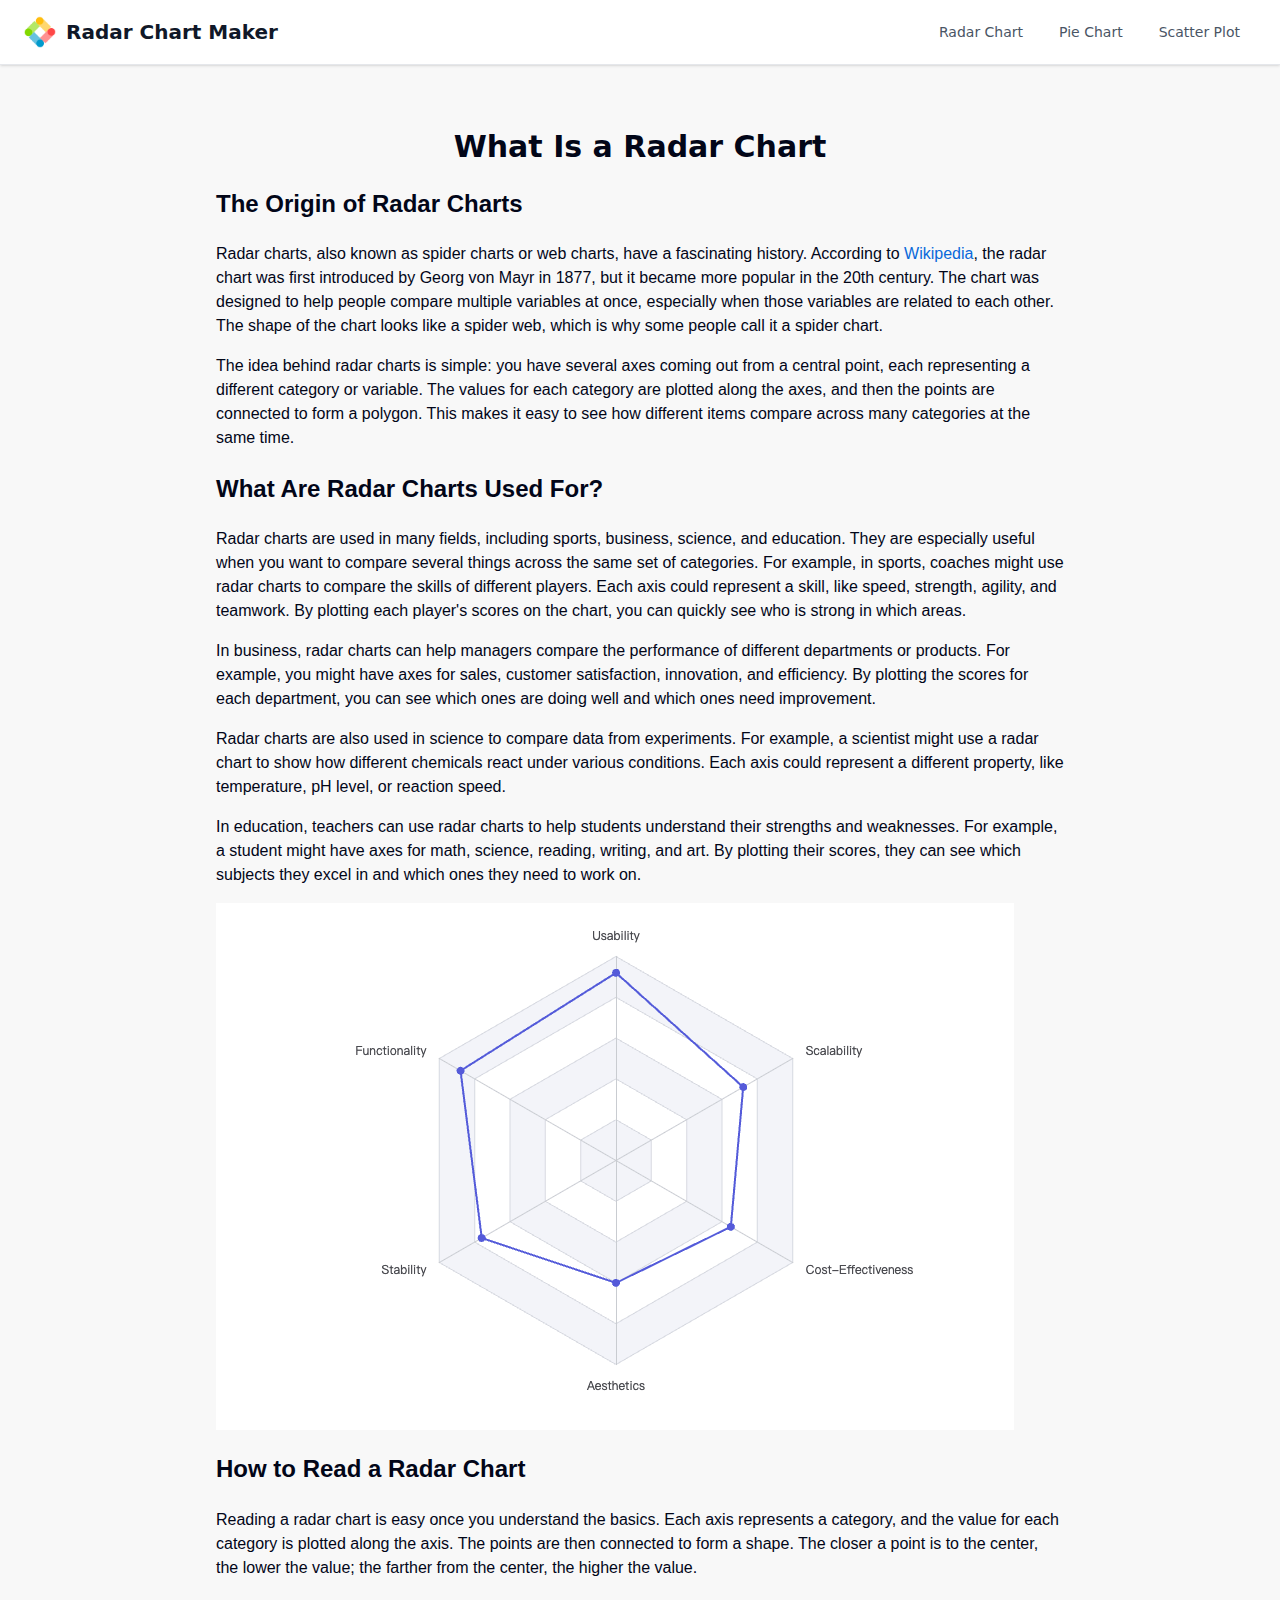
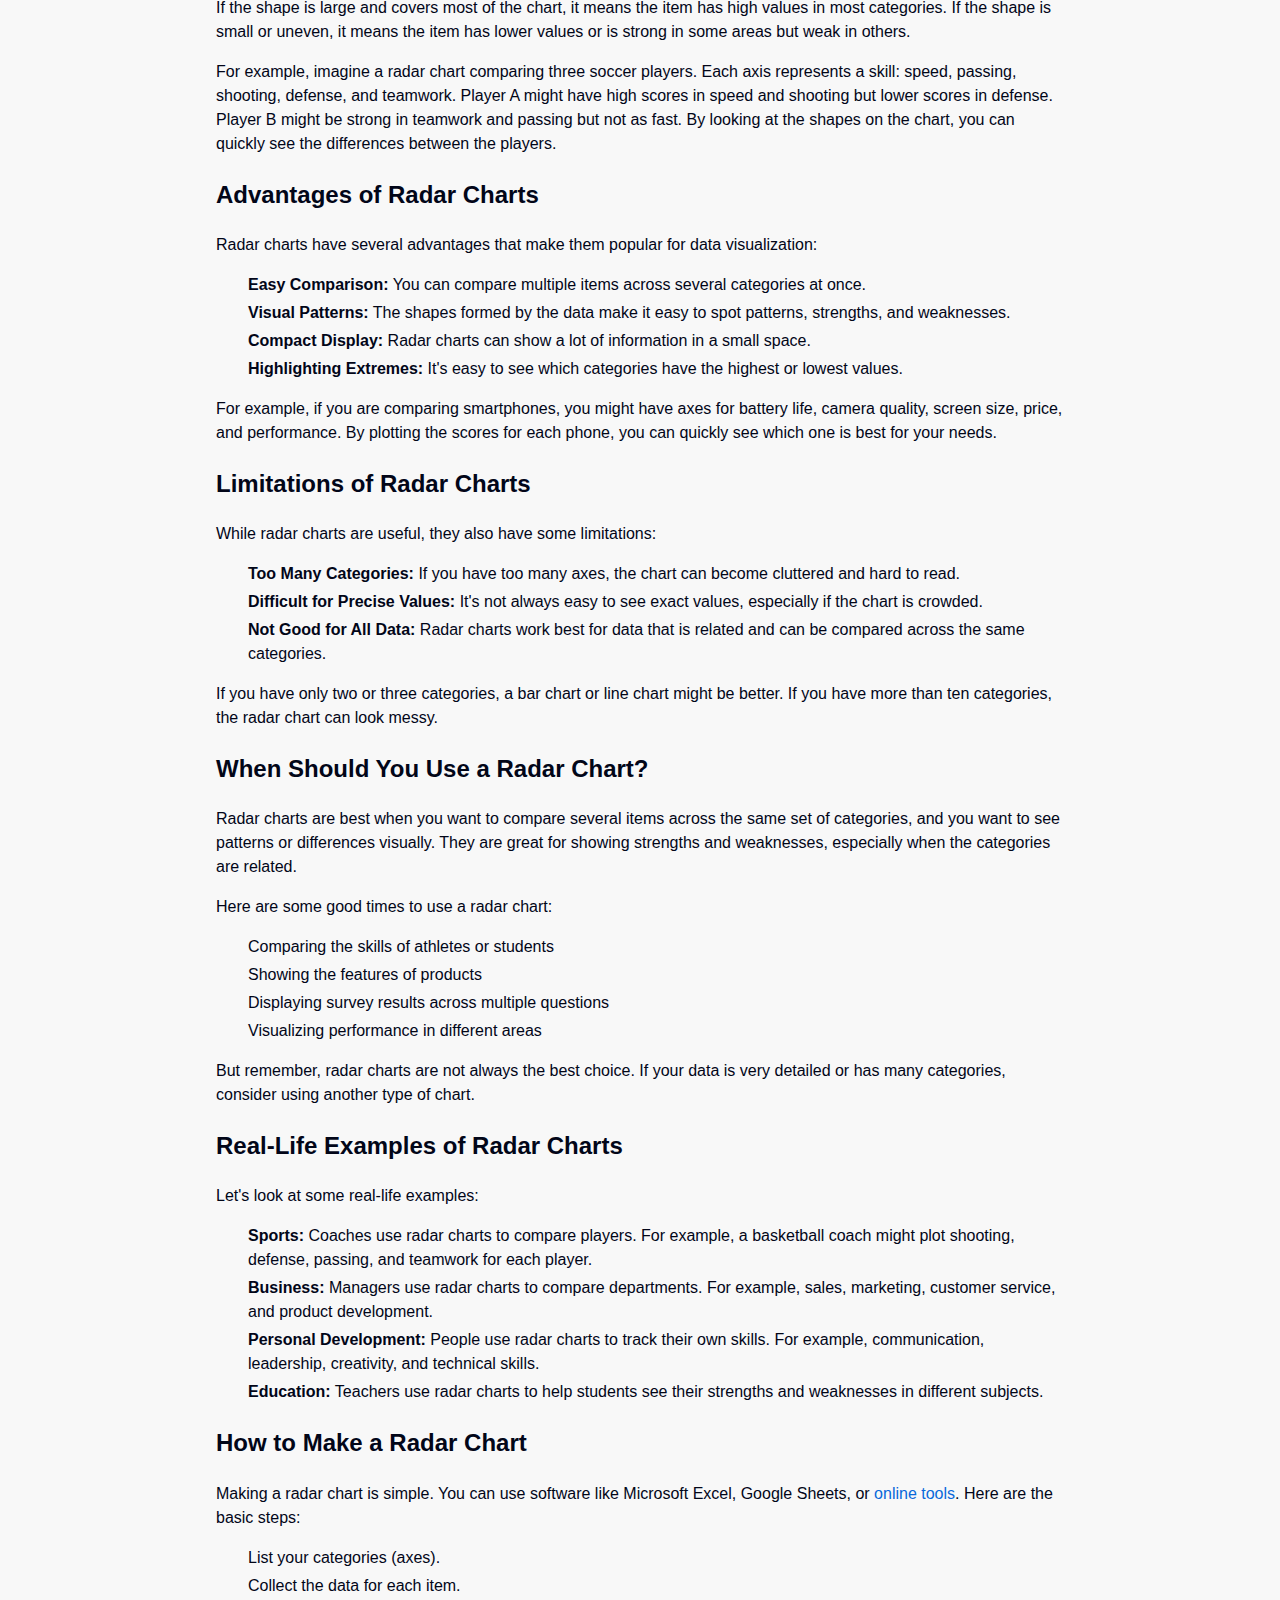
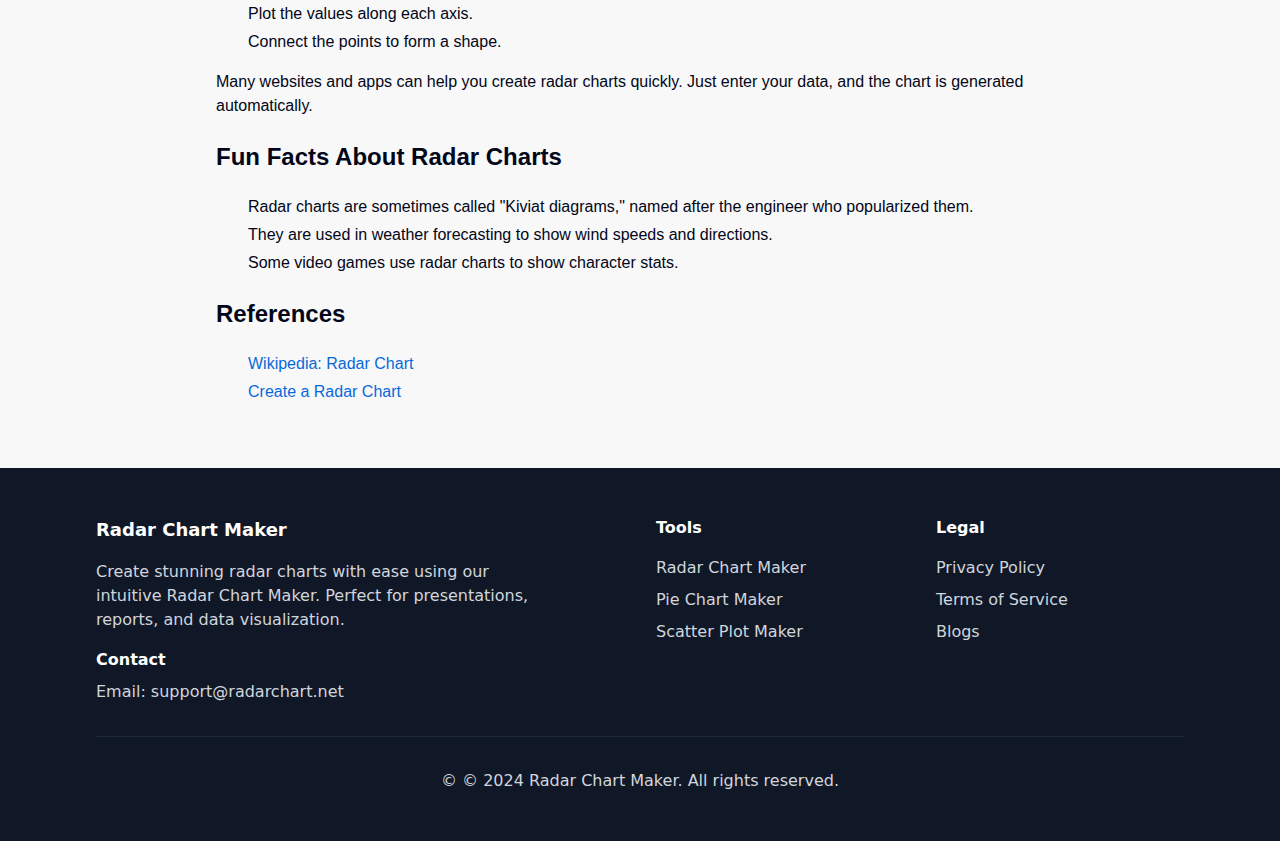
<file: blogs/what-is-a-radar-chart.html>
<!DOCTYPE html><!--I2GYBKwtvWsExz_g4kL6g--><html lang="en"><head><meta charSet="utf-8"/><meta name="viewport" content="width=device-width, initial-scale=1"/><link rel="preload" as="image" href="/apple-touch-icon.png"/><link rel="preload" as="image" href="/images/radar-chart.png"/><link rel="stylesheet" href="/_next/static/chunks/e9a7f3df71e63caf.css" data-precedence="next"/><link rel="stylesheet" href="/_next/static/chunks/ea98822f0831091b.css" data-precedence="next"/><link rel="preload" as="script" fetchPriority="low" href="/_next/static/chunks/64efe8bc97ebb595.js"/><script src="/_next/static/chunks/2ab65c479bcbedba.js" async=""></script><script src="/_next/static/chunks/63dba52cde864d84.js" async=""></script><script src="/_next/static/chunks/54afae82ba38f00b.js" async=""></script><script src="/_next/static/chunks/turbopack-a884656c762ca9e9.js" async=""></script><script src="/_next/static/chunks/c80bb74a1b9a667b.js" async=""></script><script src="/_next/static/chunks/7dd66bdf8a7e5707.js" async=""></script><script src="/_next/static/chunks/fdb455423d576585.js" async=""></script><title>What Is a Radar Chart - Radar Chart Generator</title><meta name="description" content="A simple explanation of radar charts, including their origin, uses, advantages, and when to use them."/><script src="/_next/static/chunks/a6dad97d9634a72d.js" noModule=""></script></head><body><div hidden=""><!--$--><!--/$--></div><header class="bg-white shadow-sm border-b border-gray-200 z-50 relative"><div class="w-full px-4 md:px-6"><div class="flex items-center h-16"><a class="flex items-center gap-2.5 flex-shrink-0 group" href="/"><img src="/apple-touch-icon.png" alt="Radar Chart Maker Logo" class="h-8 w-8"/><span class="text-xl font-semibold text-gray-900 group-hover:text-gray-700 transition-colors">Radar Chart Maker</span></a><div class="flex-1"></div><nav class="hidden md:flex items-center gap-1" aria-label="Main navigation"><a class="px-4 py-2 rounded-md text-sm font-medium transition-colors text-gray-600 hover:bg-gray-100 hover:text-gray-900" href="/">Radar Chart</a><a class="px-4 py-2 rounded-md text-sm font-medium transition-colors text-gray-600 hover:bg-gray-100 hover:text-gray-900" href="/pie-chart">Pie Chart</a><a class="px-4 py-2 rounded-md text-sm font-medium transition-colors text-gray-600 hover:bg-gray-100 hover:text-gray-900" href="/scatter-plot">Scatter Plot</a></nav><button class="md:hidden p-2 rounded-md text-gray-600 hover:bg-gray-100 transition-colors" aria-label="Toggle navigation menu" aria-expanded="false"><svg width="20" height="20" viewBox="0 0 24 24" fill="none" stroke="currentColor" stroke-width="2" stroke-linecap="round"><line x1="3" y1="6" x2="21" y2="6"></line><line x1="3" y1="12" x2="21" y2="12"></line><line x1="3" y1="18" x2="21" y2="18"></line></svg></button></div></div></header><main class="max-w-4xl mx-auto py-16 px-6"><h1 class="text-3xl font-bold mb-6 text-center">What Is a Radar Chart</h1><div class="markdown-body" style="background-color:transparent;color:inherit"><h2>The Origin of Radar Charts</h2>
<p>Radar charts, also known as spider charts or web charts, have a fascinating history. According to <a href="https://en.wikipedia.org/wiki/Radar_chart">Wikipedia</a>, the radar chart was first introduced by Georg von Mayr in 1877, but it became more popular in the 20th century. The chart was designed to help people compare multiple variables at once, especially when those variables are related to each other. The shape of the chart looks like a spider web, which is why some people call it a spider chart.</p>
<p>The idea behind radar charts is simple: you have several axes coming out from a central point, each representing a different category or variable. The values for each category are plotted along the axes, and then the points are connected to form a polygon. This makes it easy to see how different items compare across many categories at the same time.</p>
<h2>What Are Radar Charts Used For?</h2>
<p>Radar charts are used in many fields, including sports, business, science, and education. They are especially useful when you want to compare several things across the same set of categories. For example, in sports, coaches might use radar charts to compare the skills of different players. Each axis could represent a skill, like speed, strength, agility, and teamwork. By plotting each player&#x27;s scores on the chart, you can quickly see who is strong in which areas.</p>
<p>In business, radar charts can help managers compare the performance of different departments or products. For example, you might have axes for sales, customer satisfaction, innovation, and efficiency. By plotting the scores for each department, you can see which ones are doing well and which ones need improvement.</p>
<p>Radar charts are also used in science to compare data from experiments. For example, a scientist might use a radar chart to show how different chemicals react under various conditions. Each axis could represent a different property, like temperature, pH level, or reaction speed.</p>
<p>In education, teachers can use radar charts to help students understand their strengths and weaknesses. For example, a student might have axes for math, science, reading, writing, and art. By plotting their scores, they can see which subjects they excel in and which ones they need to work on.</p>
<p><img src="/images/radar-chart.png" alt="Radar Chart Example"/></p>
<h2>How to Read a Radar Chart</h2>
<p>Reading a radar chart is easy once you understand the basics. Each axis represents a category, and the value for each category is plotted along the axis. The points are then connected to form a shape. The closer a point is to the center, the lower the value; the farther from the center, the higher the value.</p>
<p>If the shape is large and covers most of the chart, it means the item has high values in most categories. If the shape is small or uneven, it means the item has lower values or is strong in some areas but weak in others.</p>
<p>For example, imagine a radar chart comparing three soccer players. Each axis represents a skill: speed, passing, shooting, defense, and teamwork. Player A might have high scores in speed and shooting but lower scores in defense. Player B might be strong in teamwork and passing but not as fast. By looking at the shapes on the chart, you can quickly see the differences between the players.</p>
<h2>Advantages of Radar Charts</h2>
<p>Radar charts have several advantages that make them popular for data visualization:</p>
<ul>
<li><strong>Easy Comparison:</strong> You can compare multiple items across several categories at once.</li>
<li><strong>Visual Patterns:</strong> The shapes formed by the data make it easy to spot patterns, strengths, and weaknesses.</li>
<li><strong>Compact Display:</strong> Radar charts can show a lot of information in a small space.</li>
<li><strong>Highlighting Extremes:</strong> It&#x27;s easy to see which categories have the highest or lowest values.</li>
</ul>
<p>For example, if you are comparing smartphones, you might have axes for battery life, camera quality, screen size, price, and performance. By plotting the scores for each phone, you can quickly see which one is best for your needs.</p>
<h2>Limitations of Radar Charts</h2>
<p>While radar charts are useful, they also have some limitations:</p>
<ul>
<li><strong>Too Many Categories:</strong> If you have too many axes, the chart can become cluttered and hard to read.</li>
<li><strong>Difficult for Precise Values:</strong> It&#x27;s not always easy to see exact values, especially if the chart is crowded.</li>
<li><strong>Not Good for All Data:</strong> Radar charts work best for data that is related and can be compared across the same categories.</li>
</ul>
<p>If you have only two or three categories, a bar chart or line chart might be better. If you have more than ten categories, the radar chart can look messy.</p>
<h2>When Should You Use a Radar Chart?</h2>
<p>Radar charts are best when you want to compare several items across the same set of categories, and you want to see patterns or differences visually. They are great for showing strengths and weaknesses, especially when the categories are related.</p>
<p>Here are some good times to use a radar chart:</p>
<ul>
<li>Comparing the skills of athletes or students</li>
<li>Showing the features of products</li>
<li>Displaying survey results across multiple questions</li>
<li>Visualizing performance in different areas</li>
</ul>
<p>But remember, radar charts are not always the best choice. If your data is very detailed or has many categories, consider using another type of chart.</p>
<h2>Real-Life Examples of Radar Charts</h2>
<p>Let&#x27;s look at some real-life examples:</p>
<ul>
<li><strong>Sports:</strong> Coaches use radar charts to compare players. For example, a basketball coach might plot shooting, defense, passing, and teamwork for each player.</li>
<li><strong>Business:</strong> Managers use radar charts to compare departments. For example, sales, marketing, customer service, and product development.</li>
<li><strong>Personal Development:</strong> People use radar charts to track their own skills. For example, communication, leadership, creativity, and technical skills.</li>
<li><strong>Education:</strong> Teachers use radar charts to help students see their strengths and weaknesses in different subjects.</li>
</ul>
<h2>How to Make a Radar Chart</h2>
<p>Making a radar chart is simple. You can use software like Microsoft Excel, Google Sheets, or <a href="/">online tools</a>. Here are the basic steps:</p>
<ol>
<li>List your categories (axes).</li>
<li>Collect the data for each item.</li>
<li>Plot the values along each axis.</li>
<li>Connect the points to form a shape.</li>
</ol>
<p>Many websites and apps can help you create radar charts quickly. Just enter your data, and the chart is generated automatically.</p>
<h2>Fun Facts About Radar Charts</h2>
<ul>
<li>Radar charts are sometimes called &quot;Kiviat diagrams,&quot; named after the engineer who popularized them.</li>
<li>They are used in weather forecasting to show wind speeds and directions.</li>
<li>Some video games use radar charts to show character stats.</li>
</ul>
<h2>References</h2>
<ul>
<li><a href="https://en.wikipedia.org/wiki/Radar_chart">Wikipedia: Radar Chart</a></li>
<li><a href="https://radarchart.net">Create a Radar Chart</a></li>
</ul></div></main><footer class="bg-gray-900 text-white py-12"><div class="max-w-6xl mx-auto px-8"><div class="grid md:grid-cols-4 gap-8"><div class="col-span-2"><h3 class="text-lg font-semibold mb-4">Radar Chart Maker</h3><p class="text-gray-300 max-w-md">Create stunning radar charts with ease using our intuitive Radar Chart Maker. Perfect for presentations, reports, and data visualization.</p><div><h4 class="font-semibold mt-4 mb-2">Contact</h4><p class="text-gray-300">Email: support@radarchart.net</p></div></div><div><h4 class="font-semibold mb-4">Tools</h4><ul class="space-y-2 text-gray-300"><li><a href="/" class="hover:text-white">Radar Chart Maker</a></li><li><a href="/pie-chart" class="hover:text-white">Pie Chart Maker</a></li><li><a href="/scatter-plot" class="hover:text-white">Scatter Plot Maker</a></li></ul></div><div><h4 class="font-semibold mb-4">Legal</h4><ul class="space-y-2 text-gray-300"><li><a class="hover:text-white" href="/privacy.html">Privacy Policy</a></li><li><a class="hover:text-white" href="/terms.html">Terms of Service</a></li><li><a class="hover:text-white" href="/blogs">Blogs</a></li></ul></div></div><div class="border-t border-gray-800 mt-8 pt-8 text-center text-gray-300"><p>© <!-- -->© 2024 Radar Chart Maker. All rights reserved.</p></div></div></footer><!--$--><!--/$--><script src="/_next/static/chunks/64efe8bc97ebb595.js" id="_R_" async=""></script><script>(self.__next_f=self.__next_f||[]).push([0])</script><script>self.__next_f.push([1,"1:\"$Sreact.fragment\"\n2:I[39756,[\"/_next/static/chunks/c80bb74a1b9a667b.js\",\"/_next/static/chunks/7dd66bdf8a7e5707.js\"],\"default\"]\n3:I[37457,[\"/_next/static/chunks/c80bb74a1b9a667b.js\",\"/_next/static/chunks/7dd66bdf8a7e5707.js\"],\"default\"]\n4:I[29454,[\"/_next/static/chunks/c80bb74a1b9a667b.js\",\"/_next/static/chunks/7dd66bdf8a7e5707.js\"],\"default\"]\n5:I[53988,[\"/_next/static/chunks/c80bb74a1b9a667b.js\",\"/_next/static/chunks/7dd66bdf8a7e5707.js\"],\"default\"]\n7:I[97367,[\"/_next/static/chunks/c80bb74a1b9a667b.js\",\"/_next/static/chunks/7dd66bdf8a7e5707.js\"],\"OutletBoundary\"]\n9:I[11533,[\"/_next/static/chunks/c80bb74a1b9a667b.js\",\"/_next/static/chunks/7dd66bdf8a7e5707.js\"],\"AsyncMetadataOutlet\"]\nb:I[97367,[\"/_next/static/chunks/c80bb74a1b9a667b.js\",\"/_next/static/chunks/7dd66bdf8a7e5707.js\"],\"ViewportBoundary\"]\nd:I[97367,[\"/_next/static/chunks/c80bb74a1b9a667b.js\",\"/_next/static/chunks/7dd66bdf8a7e5707.js\"],\"MetadataBoundary\"]\ne:\"$Sreact.suspense\"\n10:I[68027,[\"/_next/static/chunks/c80bb74a1b9a667b.js\",\"/_next/static/chunks/7dd66bdf8a7e5707.js\"],\"default\"]\n:HL[\"/_next/static/chunks/e9a7f3df71e63caf.css\",\"style\"]\n:HL[\"/_next/static/chunks/ea98822f0831091b.css\",\"style\"]\n"])</script><script>self.__next_f.push([1,"0:{\"P\":null,\"b\":\"I2GYBKwtvWsExz-g4kL6g\",\"p\":\"\",\"c\":[\"\",\"blogs\",\"what-is-a-radar-chart\"],\"i\":false,\"f\":[[[\"\",{\"children\":[\"blogs\",{\"children\":[[\"slug\",\"what-is-a-radar-chart\",\"d\"],{\"children\":[\"__PAGE__\",{}]}]}]},\"$undefined\",\"$undefined\",true],[\"\",[\"$\",\"$1\",\"c\",{\"children\":[[[\"$\",\"link\",\"0\",{\"rel\":\"stylesheet\",\"href\":\"/_next/static/chunks/e9a7f3df71e63caf.css\",\"precedence\":\"next\",\"crossOrigin\":\"$undefined\",\"nonce\":\"$undefined\"}],[\"$\",\"script\",\"script-0\",{\"src\":\"/_next/static/chunks/c80bb74a1b9a667b.js\",\"async\":true,\"nonce\":\"$undefined\"}],[\"$\",\"script\",\"script-1\",{\"src\":\"/_next/static/chunks/7dd66bdf8a7e5707.js\",\"async\":true,\"nonce\":\"$undefined\"}]],[\"$\",\"html\",null,{\"lang\":\"en\",\"children\":[\"$\",\"body\",null,{\"children\":[[\"$\",\"$L2\",null,{\"parallelRouterKey\":\"children\",\"error\":\"$undefined\",\"errorStyles\":\"$undefined\",\"errorScripts\":\"$undefined\",\"template\":[\"$\",\"$L3\",null,{}],\"templateStyles\":\"$undefined\",\"templateScripts\":\"$undefined\",\"notFound\":[[[\"$\",\"title\",null,{\"children\":\"404: This page could not be found.\"}],[\"$\",\"div\",null,{\"style\":{\"fontFamily\":\"system-ui,\\\"Segoe UI\\\",Roboto,Helvetica,Arial,sans-serif,\\\"Apple Color Emoji\\\",\\\"Segoe UI Emoji\\\"\",\"height\":\"100vh\",\"textAlign\":\"center\",\"display\":\"flex\",\"flexDirection\":\"column\",\"alignItems\":\"center\",\"justifyContent\":\"center\"},\"children\":[\"$\",\"div\",null,{\"children\":[[\"$\",\"style\",null,{\"dangerouslySetInnerHTML\":{\"__html\":\"body{color:#000;background:#fff;margin:0}.next-error-h1{border-right:1px solid rgba(0,0,0,.3)}@media (prefers-color-scheme:dark){body{color:#fff;background:#000}.next-error-h1{border-right:1px solid rgba(255,255,255,.3)}}\"}}],[\"$\",\"h1\",null,{\"className\":\"next-error-h1\",\"style\":{\"display\":\"inline-block\",\"margin\":\"0 20px 0 0\",\"padding\":\"0 23px 0 0\",\"fontSize\":24,\"fontWeight\":500,\"verticalAlign\":\"top\",\"lineHeight\":\"49px\"},\"children\":404}],[\"$\",\"div\",null,{\"style\":{\"display\":\"inline-block\"},\"children\":[\"$\",\"h2\",null,{\"style\":{\"fontSize\":14,\"fontWeight\":400,\"lineHeight\":\"49px\",\"margin\":0},\"children\":\"This page could not be found.\"}]}]]}]}]],[]],\"forbidden\":\"$undefined\",\"unauthorized\":\"$undefined\"}],[\"$\",\"$L4\",null,{}],[\"$\",\"$L5\",null,{}]]}]}]]}],{\"children\":[\"blogs\",[\"$\",\"$1\",\"c\",{\"children\":[null,[\"$\",\"$L2\",null,{\"parallelRouterKey\":\"children\",\"error\":\"$undefined\",\"errorStyles\":\"$undefined\",\"errorScripts\":\"$undefined\",\"template\":[\"$\",\"$L3\",null,{}],\"templateStyles\":\"$undefined\",\"templateScripts\":\"$undefined\",\"notFound\":\"$undefined\",\"forbidden\":\"$undefined\",\"unauthorized\":\"$undefined\"}]]}],{\"children\":[[\"slug\",\"what-is-a-radar-chart\",\"d\"],[\"$\",\"$1\",\"c\",{\"children\":[null,[\"$\",\"$L2\",null,{\"parallelRouterKey\":\"children\",\"error\":\"$undefined\",\"errorStyles\":\"$undefined\",\"errorScripts\":\"$undefined\",\"template\":[\"$\",\"$L3\",null,{}],\"templateStyles\":\"$undefined\",\"templateScripts\":\"$undefined\",\"notFound\":\"$undefined\",\"forbidden\":\"$undefined\",\"unauthorized\":\"$undefined\"}]]}],{\"children\":[\"__PAGE__\",[\"$\",\"$1\",\"c\",{\"children\":[\"$L6\",[[\"$\",\"link\",\"0\",{\"rel\":\"stylesheet\",\"href\":\"/_next/static/chunks/ea98822f0831091b.css\",\"precedence\":\"next\",\"crossOrigin\":\"$undefined\",\"nonce\":\"$undefined\"}],[\"$\",\"script\",\"script-0\",{\"src\":\"/_next/static/chunks/fdb455423d576585.js\",\"async\":true,\"nonce\":\"$undefined\"}]],[\"$\",\"$L7\",null,{\"children\":[\"$L8\",[\"$\",\"$L9\",null,{\"promise\":\"$@a\"}]]}]]}],{},null,false]},null,false]},null,false]},null,false],[\"$\",\"$1\",\"h\",{\"children\":[null,[[\"$\",\"$Lb\",null,{\"children\":\"$Lc\"}],null],[\"$\",\"$Ld\",null,{\"children\":[\"$\",\"div\",null,{\"hidden\":true,\"children\":[\"$\",\"$e\",null,{\"fallback\":null,\"children\":\"$Lf\"}]}]}]]}],false]],\"m\":\"$undefined\",\"G\":[\"$10\",[[\"$\",\"link\",\"0\",{\"rel\":\"stylesheet\",\"href\":\"/_next/static/chunks/e9a7f3df71e63caf.css\",\"precedence\":\"next\",\"crossOrigin\":\"$undefined\",\"nonce\":\"$undefined\"}]]],\"s\":false,\"S\":true}\n"])</script><script>self.__next_f.push([1,"11:I[30589,[\"/_next/static/chunks/c80bb74a1b9a667b.js\",\"/_next/static/chunks/7dd66bdf8a7e5707.js\",\"/_next/static/chunks/fdb455423d576585.js\"],\"default\"]\n"])</script><script>self.__next_f.push([1,"6:[[\"$\",\"$L11\",null,{\"title\":\"Radar Chart Maker\",\"h1\":false}],[\"$\",\"main\",null,{\"className\":\"max-w-4xl mx-auto py-16 px-6\",\"children\":[[\"$\",\"h1\",null,{\"className\":\"text-3xl font-bold mb-6 text-center\",\"children\":\"What Is a Radar Chart\"}],[\"$\",\"div\",null,{\"className\":\"markdown-body\",\"style\":{\"backgroundColor\":\"transparent\",\"color\":\"inherit\"},\"children\":[[\"$\",\"h2\",\"h2-0\",{\"children\":\"The Origin of Radar Charts\"}],\"\\n\",[\"$\",\"p\",\"p-0\",{\"children\":[\"Radar charts, also known as spider charts or web charts, have a fascinating history. According to \",[\"$\",\"a\",\"a-0\",{\"href\":\"https://en.wikipedia.org/wiki/Radar_chart\",\"children\":\"Wikipedia\"}],\", the radar chart was first introduced by Georg von Mayr in 1877, but it became more popular in the 20th century. The chart was designed to help people compare multiple variables at once, especially when those variables are related to each other. The shape of the chart looks like a spider web, which is why some people call it a spider chart.\"]}],\"\\n\",[\"$\",\"p\",\"p-1\",{\"children\":\"The idea behind radar charts is simple: you have several axes coming out from a central point, each representing a different category or variable. The values for each category are plotted along the axes, and then the points are connected to form a polygon. This makes it easy to see how different items compare across many categories at the same time.\"}],\"\\n\",[\"$\",\"h2\",\"h2-1\",{\"children\":\"What Are Radar Charts Used For?\"}],\"\\n\",[\"$\",\"p\",\"p-2\",{\"children\":\"Radar charts are used in many fields, including sports, business, science, and education. They are especially useful when you want to compare several things across the same set of categories. For example, in sports, coaches might use radar charts to compare the skills of different players. Each axis could represent a skill, like speed, strength, agility, and teamwork. By plotting each player's scores on the chart, you can quickly see who is strong in which areas.\"}],\"\\n\",[\"$\",\"p\",\"p-3\",{\"children\":\"In business, radar charts can help managers compare the performance of different departments or products. For example, you might have axes for sales, customer satisfaction, innovation, and efficiency. By plotting the scores for each department, you can see which ones are doing well and which ones need improvement.\"}],\"\\n\",[\"$\",\"p\",\"p-4\",{\"children\":\"Radar charts are also used in science to compare data from experiments. For example, a scientist might use a radar chart to show how different chemicals react under various conditions. Each axis could represent a different property, like temperature, pH level, or reaction speed.\"}],\"\\n\",[\"$\",\"p\",\"p-5\",{\"children\":\"In education, teachers can use radar charts to help students understand their strengths and weaknesses. For example, a student might have axes for math, science, reading, writing, and art. By plotting their scores, they can see which subjects they excel in and which ones they need to work on.\"}],\"\\n\",[\"$\",\"p\",\"p-6\",{\"children\":[\"$\",\"img\",\"img-0\",{\"src\":\"/images/radar-chart.png\",\"alt\":\"Radar Chart Example\"}]}],\"\\n\",[\"$\",\"h2\",\"h2-2\",{\"children\":\"How to Read a Radar Chart\"}],\"\\n\",[\"$\",\"p\",\"p-7\",{\"children\":\"Reading a radar chart is easy once you understand the basics. Each axis represents a category, and the value for each category is plotted along the axis. The points are then connected to form a shape. The closer a point is to the center, the lower the value; the farther from the center, the higher the value.\"}],\"\\n\",[\"$\",\"p\",\"p-8\",{\"children\":\"If the shape is large and covers most of the chart, it means the item has high values in most categories. If the shape is small or uneven, it means the item has lower values or is strong in some areas but weak in others.\"}],\"\\n\",\"$L12\",\"\\n\",\"$L13\",\"\\n\",\"$L14\",\"\\n\",\"$L15\",\"\\n\",\"$L16\",\"\\n\",\"$L17\",\"\\n\",\"$L18\",\"\\n\",\"$L19\",\"\\n\",\"$L1a\",\"\\n\",\"$L1b\",\"\\n\",\"$L1c\",\"\\n\",\"$L1d\",\"\\n\",\"$L1e\",\"\\n\",\"$L1f\",\"\\n\",\"$L20\",\"\\n\",\"$L21\",\"\\n\",\"$L22\",\"\\n\",\"$L23\",\"\\n\",\"$L24\",\"\\n\",\"$L25\",\"\\n\",\"$L26\",\"\\n\",\"$L27\",\"\\n\",\"$L28\",\"\\n\",\"$L29\",\"\\n\",\"$L2a\"]}]]}],\"$L2b\"]\n"])</script><script>self.__next_f.push([1,"2c:I[22016,[\"/_next/static/chunks/c80bb74a1b9a667b.js\",\"/_next/static/chunks/7dd66bdf8a7e5707.js\",\"/_next/static/chunks/fdb455423d576585.js\"],\"default\"]\n12:[\"$\",\"p\",\"p-9\",{\"children\":\"For example, imagine a radar chart comparing three soccer players. Each axis represents a skill: speed, passing, shooting, defense, and teamwork. Player A might have high scores in speed and shooting but lower scores in defense. Player B might be strong in teamwork and passing but not as fast. By looking at the shapes on the chart, you can quickly see the differences between the players.\"}]\n13:[\"$\",\"h2\",\"h2-3\",{\"children\":\"Advantages of Radar Charts\"}]\n14:[\"$\",\"p\",\"p-10\",{\"children\":\"Radar charts have several advantages that make them popular for data visualization:\"}]\n"])</script><script>self.__next_f.push([1,"15:[\"$\",\"ul\",\"ul-0\",{\"children\":[\"\\n\",[\"$\",\"li\",\"li-0\",{\"children\":[[\"$\",\"strong\",\"strong-0\",{\"children\":\"Easy Comparison:\"}],\" You can compare multiple items across several categories at once.\"]}],\"\\n\",[\"$\",\"li\",\"li-1\",{\"children\":[[\"$\",\"strong\",\"strong-0\",{\"children\":\"Visual Patterns:\"}],\" The shapes formed by the data make it easy to spot patterns, strengths, and weaknesses.\"]}],\"\\n\",[\"$\",\"li\",\"li-2\",{\"children\":[[\"$\",\"strong\",\"strong-0\",{\"children\":\"Compact Display:\"}],\" Radar charts can show a lot of information in a small space.\"]}],\"\\n\",[\"$\",\"li\",\"li-3\",{\"children\":[[\"$\",\"strong\",\"strong-0\",{\"children\":\"Highlighting Extremes:\"}],\" It's easy to see which categories have the highest or lowest values.\"]}],\"\\n\"]}]\n"])</script><script>self.__next_f.push([1,"16:[\"$\",\"p\",\"p-11\",{\"children\":\"For example, if you are comparing smartphones, you might have axes for battery life, camera quality, screen size, price, and performance. By plotting the scores for each phone, you can quickly see which one is best for your needs.\"}]\n17:[\"$\",\"h2\",\"h2-4\",{\"children\":\"Limitations of Radar Charts\"}]\n18:[\"$\",\"p\",\"p-12\",{\"children\":\"While radar charts are useful, they also have some limitations:\"}]\n19:[\"$\",\"ul\",\"ul-1\",{\"children\":[\"\\n\",[\"$\",\"li\",\"li-0\",{\"children\":[[\"$\",\"strong\",\"strong-0\",{\"children\":\"Too Many Categories:\"}],\" If you have too many axes, the chart can become cluttered and hard to read.\"]}],\"\\n\",[\"$\",\"li\",\"li-1\",{\"children\":[[\"$\",\"strong\",\"strong-0\",{\"children\":\"Difficult for Precise Values:\"}],\" It's not always easy to see exact values, especially if the chart is crowded.\"]}],\"\\n\",[\"$\",\"li\",\"li-2\",{\"children\":[[\"$\",\"strong\",\"strong-0\",{\"children\":\"Not Good for All Data:\"}],\" Radar charts work best for data that is related and can be compared across the same categories.\"]}],\"\\n\"]}]\n1a:[\"$\",\"p\",\"p-13\",{\"children\":\"If you have only two or three categories, a bar chart or line chart might be better. If you have more than ten categories, the radar chart can look messy.\"}]\n1b:[\"$\",\"h2\",\"h2-5\",{\"children\":\"When Should You Use a Radar Chart?\"}]\n1c:[\"$\",\"p\",\"p-14\",{\"children\":\"Radar charts are best when you want to compare several items across the same set of categories, and you want to see patterns or differences visually. They are great for showing strengths and weaknesses, especially when the categories are related.\"}]\n1d:[\"$\",\"p\",\"p-15\",{\"children\":\"Here are some good times to use a radar chart:\"}]\n1e:[\"$\",\"ul\",\"ul-2\",{\"children\":[\"\\n\",[\"$\",\"li\",\"li-0\",{\"children\":\"Comparing the skills of athletes or students\"}],\"\\n\",[\"$\",\"li\",\"li-1\",{\"children\":\"Showing the features of products\"}],\"\\n\",[\"$\",\"li\",\"li-2\",{\"children\":\"Displaying survey results across multiple questions\"}],\"\\n\",[\"$\",\"li\",\"li-3\",{\"children\":\"Visualizing performance in different areas\"}],\"\\n\"]}]\n1f:[\"$\",\"p\",\"p-16"])</script><script>self.__next_f.push([1,"\",{\"children\":\"But remember, radar charts are not always the best choice. If your data is very detailed or has many categories, consider using another type of chart.\"}]\n20:[\"$\",\"h2\",\"h2-6\",{\"children\":\"Real-Life Examples of Radar Charts\"}]\n21:[\"$\",\"p\",\"p-17\",{\"children\":\"Let's look at some real-life examples:\"}]\n"])</script><script>self.__next_f.push([1,"22:[\"$\",\"ul\",\"ul-3\",{\"children\":[\"\\n\",[\"$\",\"li\",\"li-0\",{\"children\":[[\"$\",\"strong\",\"strong-0\",{\"children\":\"Sports:\"}],\" Coaches use radar charts to compare players. For example, a basketball coach might plot shooting, defense, passing, and teamwork for each player.\"]}],\"\\n\",[\"$\",\"li\",\"li-1\",{\"children\":[[\"$\",\"strong\",\"strong-0\",{\"children\":\"Business:\"}],\" Managers use radar charts to compare departments. For example, sales, marketing, customer service, and product development.\"]}],\"\\n\",[\"$\",\"li\",\"li-2\",{\"children\":[[\"$\",\"strong\",\"strong-0\",{\"children\":\"Personal Development:\"}],\" People use radar charts to track their own skills. For example, communication, leadership, creativity, and technical skills.\"]}],\"\\n\",[\"$\",\"li\",\"li-3\",{\"children\":[[\"$\",\"strong\",\"strong-0\",{\"children\":\"Education:\"}],\" Teachers use radar charts to help students see their strengths and weaknesses in different subjects.\"]}],\"\\n\"]}]\n"])</script><script>self.__next_f.push([1,"23:[\"$\",\"h2\",\"h2-7\",{\"children\":\"How to Make a Radar Chart\"}]\n24:[\"$\",\"p\",\"p-18\",{\"children\":[\"Making a radar chart is simple. You can use software like Microsoft Excel, Google Sheets, or \",[\"$\",\"a\",\"a-0\",{\"href\":\"/\",\"children\":\"online tools\"}],\". Here are the basic steps:\"]}]\n25:[\"$\",\"ol\",\"ol-0\",{\"children\":[\"\\n\",[\"$\",\"li\",\"li-0\",{\"children\":\"List your categories (axes).\"}],\"\\n\",[\"$\",\"li\",\"li-1\",{\"children\":\"Collect the data for each item.\"}],\"\\n\",[\"$\",\"li\",\"li-2\",{\"children\":\"Plot the values along each axis.\"}],\"\\n\",[\"$\",\"li\",\"li-3\",{\"children\":\"Connect the points to form a shape.\"}],\"\\n\"]}]\n26:[\"$\",\"p\",\"p-19\",{\"children\":\"Many websites and apps can help you create radar charts quickly. Just enter your data, and the chart is generated automatically.\"}]\n27:[\"$\",\"h2\",\"h2-8\",{\"children\":\"Fun Facts About Radar Charts\"}]\n28:[\"$\",\"ul\",\"ul-4\",{\"children\":[\"\\n\",[\"$\",\"li\",\"li-0\",{\"children\":\"Radar charts are sometimes called \\\"Kiviat diagrams,\\\" named after the engineer who popularized them.\"}],\"\\n\",[\"$\",\"li\",\"li-1\",{\"children\":\"They are used in weather forecasting to show wind speeds and directions.\"}],\"\\n\",[\"$\",\"li\",\"li-2\",{\"children\":\"Some video games use radar charts to show character stats.\"}],\"\\n\"]}]\n29:[\"$\",\"h2\",\"h2-9\",{\"children\":\"References\"}]\n2a:[\"$\",\"ul\",\"ul-5\",{\"children\":[\"\\n\",[\"$\",\"li\",\"li-0\",{\"children\":[\"$\",\"a\",\"a-0\",{\"href\":\"https://en.wikipedia.org/wiki/Radar_chart\",\"children\":\"Wikipedia: Radar Chart\"}]}],\"\\n\",[\"$\",\"li\",\"li-1\",{\"children\":[\"$\",\"a\",\"a-0\",{\"href\":\"https://radarchart.net\",\"children\":\"Create a Radar Chart\"}]}],\"\\n\"]}]\n"])</script><script>self.__next_f.push([1,"2b:[\"$\",\"footer\",null,{\"className\":\"bg-gray-900 text-white py-12\",\"children\":[\"$\",\"div\",null,{\"className\":\"max-w-6xl mx-auto px-8\",\"children\":[[\"$\",\"div\",null,{\"className\":\"grid md:grid-cols-4 gap-8\",\"children\":[[\"$\",\"div\",null,{\"className\":\"col-span-2\",\"children\":[[\"$\",\"h3\",null,{\"className\":\"text-lg font-semibold mb-4\",\"children\":\"Radar Chart Maker\"}],[\"$\",\"p\",null,{\"className\":\"text-gray-300 max-w-md\",\"children\":\"Create stunning radar charts with ease using our intuitive Radar Chart Maker. Perfect for presentations, reports, and data visualization.\"}],[\"$\",\"div\",null,{\"children\":[[\"$\",\"h4\",null,{\"className\":\"font-semibold mt-4 mb-2\",\"children\":\"Contact\"}],[\"$\",\"p\",null,{\"className\":\"text-gray-300\",\"children\":\"Email: support@radarchart.net\"}]]}]]}],[\"$\",\"div\",null,{\"children\":[[\"$\",\"h4\",null,{\"className\":\"font-semibold mb-4\",\"children\":\"Tools\"}],[\"$\",\"ul\",null,{\"className\":\"space-y-2 text-gray-300\",\"children\":[[\"$\",\"li\",null,{\"children\":[\"$\",\"a\",null,{\"href\":\"/\",\"className\":\"hover:text-white\",\"children\":\"Radar Chart Maker\"}]}],[\"$\",\"li\",null,{\"children\":[\"$\",\"a\",null,{\"href\":\"/pie-chart\",\"className\":\"hover:text-white\",\"children\":\"Pie Chart Maker\"}]}],[\"$\",\"li\",null,{\"children\":[\"$\",\"a\",null,{\"href\":\"/scatter-plot\",\"className\":\"hover:text-white\",\"children\":\"Scatter Plot Maker\"}]}]]}]]}],[\"$\",\"div\",null,{\"children\":[[\"$\",\"h4\",null,{\"className\":\"font-semibold mb-4\",\"children\":\"Legal\"}],[\"$\",\"ul\",null,{\"className\":\"space-y-2 text-gray-300\",\"children\":[[\"$\",\"li\",null,{\"children\":[\"$\",\"$L2c\",null,{\"href\":\"/privacy.html\",\"className\":\"hover:text-white\",\"children\":\"Privacy Policy\"}]}],[\"$\",\"li\",null,{\"children\":[\"$\",\"$L2c\",null,{\"href\":\"/terms.html\",\"className\":\"hover:text-white\",\"children\":\"Terms of Service\"}]}],[\"$\",\"li\",null,{\"children\":[\"$\",\"$L2c\",null,{\"href\":\"/blogs\",\"className\":\"hover:text-white\",\"children\":\"Blogs\"}]}]]}]]}]]}],[\"$\",\"div\",null,{\"className\":\"border-t border-gray-800 mt-8 pt-8 text-center text-gray-300\",\"children\":[\"$\",\"p\",null,{\"children\":[\"© \",\"© 2024 Radar Chart Maker. All rights reserved.\"]}]}]]}]}]\n"])</script><script>self.__next_f.push([1,"c:[[\"$\",\"meta\",\"0\",{\"charSet\":\"utf-8\"}],[\"$\",\"meta\",\"1\",{\"name\":\"viewport\",\"content\":\"width=device-width, initial-scale=1\"}]]\n8:null\n"])</script><script>self.__next_f.push([1,"a:{\"metadata\":[[\"$\",\"title\",\"0\",{\"children\":\"What Is a Radar Chart - Radar Chart Generator\"}],[\"$\",\"meta\",\"1\",{\"name\":\"description\",\"content\":\"A simple explanation of radar charts, including their origin, uses, advantages, and when to use them.\"}]],\"error\":null,\"digest\":\"$undefined\"}\n"])</script><script>self.__next_f.push([1,"f:\"$a:metadata\"\n"])</script></body></html>
</file>
<file: _next/static/chunks/5a320f5ee51da058.css>
@layer properties{@supports (((-webkit-hyphens:none)) and (not (margin-trim:inline))) or ((-moz-orient:inline) and (not (color:rgb(from red r g b)))){*,:before,:after{--tw-translate-x:0;--tw-translate-y:0;--tw-translate-z:0;--tw-rotate-x:initial;--tw-rotate-y:initial;--tw-rotate-z:initial;--tw-skew-x:initial;--tw-skew-y:initial;--tw-space-y-reverse:0;--tw-space-x-reverse:0;--tw-border-style:solid;--tw-gradient-position:initial;--tw-gradient-from:transparent;--tw-gradient-via:transparent;--tw-gradient-to:transparent;--tw-gradient-stops:initial;--tw-gradient-via-stops:initial;--tw-gradient-from-position:0%;--tw-gradient-via-position:50%;--tw-gradient-to-position:100%;--tw-leading:initial;--tw-font-weight:initial;--tw-shadow:0 0 transparent;--tw-shadow-color:initial;--tw-shadow-alpha:100%;--tw-inset-shadow:0 0 transparent;--tw-inset-shadow-color:initial;--tw-inset-shadow-alpha:100%;--tw-ring-color:initial;--tw-ring-shadow:0 0 transparent;--tw-inset-ring-color:initial;--tw-inset-ring-shadow:0 0 transparent;--tw-ring-inset:initial;--tw-ring-offset-width:0px;--tw-ring-offset-color:#fff;--tw-ring-offset-shadow:0 0 transparent;--tw-outline-style:solid;--tw-duration:initial;--tw-ease:initial;--tw-animation-delay:0s;--tw-animation-direction:normal;--tw-animation-duration:initial;--tw-animation-fill-mode:none;--tw-animation-iteration-count:1;--tw-enter-blur:0;--tw-enter-opacity:1;--tw-enter-rotate:0;--tw-enter-scale:1;--tw-enter-translate-x:0;--tw-enter-translate-y:0;--tw-exit-blur:0;--tw-exit-opacity:1;--tw-exit-rotate:0;--tw-exit-scale:1;--tw-exit-translate-x:0;--tw-exit-translate-y:0}::backdrop{--tw-translate-x:0;--tw-translate-y:0;--tw-translate-z:0;--tw-rotate-x:initial;--tw-rotate-y:initial;--tw-rotate-z:initial;--tw-skew-x:initial;--tw-skew-y:initial;--tw-space-y-reverse:0;--tw-space-x-reverse:0;--tw-border-style:solid;--tw-gradient-position:initial;--tw-gradient-from:transparent;--tw-gradient-via:transparent;--tw-gradient-to:transparent;--tw-gradient-stops:initial;--tw-gradient-via-stops:initial;--tw-gradient-from-position:0%;--tw-gradient-via-position:50%;--tw-gradient-to-position:100%;--tw-leading:initial;--tw-font-weight:initial;--tw-shadow:0 0 transparent;--tw-shadow-color:initial;--tw-shadow-alpha:100%;--tw-inset-shadow:0 0 transparent;--tw-inset-shadow-color:initial;--tw-inset-shadow-alpha:100%;--tw-ring-color:initial;--tw-ring-shadow:0 0 transparent;--tw-inset-ring-color:initial;--tw-inset-ring-shadow:0 0 transparent;--tw-ring-inset:initial;--tw-ring-offset-width:0px;--tw-ring-offset-color:#fff;--tw-ring-offset-shadow:0 0 transparent;--tw-outline-style:solid;--tw-duration:initial;--tw-ease:initial;--tw-animation-delay:0s;--tw-animation-direction:normal;--tw-animation-duration:initial;--tw-animation-fill-mode:none;--tw-animation-iteration-count:1;--tw-enter-blur:0;--tw-enter-opacity:1;--tw-enter-rotate:0;--tw-enter-scale:1;--tw-enter-translate-x:0;--tw-enter-translate-y:0;--tw-exit-blur:0;--tw-exit-opacity:1;--tw-exit-rotate:0;--tw-exit-scale:1;--tw-exit-translate-x:0;--tw-exit-translate-y:0}}}@layer theme{:root,:host{--color-red-50:#fef2f2;--color-red-100:#ffe2e2;--color-red-500:#fb2c36;--color-red-700:#bf000f;--color-green-500:#00c758;--color-green-600:#00a544;--color-blue-50:#eff6ff;--color-blue-100:#dbeafe;--color-blue-300:#90c5ff;--color-blue-500:#3080ff;--color-blue-600:#155dfc;--color-gray-50:#f9fafb;--color-gray-100:#f3f4f6;--color-gray-200:#e5e7eb;--color-gray-300:#d1d5dc;--color-gray-400:#99a1af;--color-gray-500:#6a7282;--color-gray-600:#4a5565;--color-gray-700:#364153;--color-gray-800:#1e2939;--color-gray-900:#101828;--color-black:#000;--color-white:#fff;--spacing:.25rem;--container-md:28rem;--container-lg:32rem;--container-3xl:48rem;--container-4xl:56rem;--container-6xl:72rem;--text-xs:.75rem;--text-xs--line-height:calc(1/.75);--text-sm:.875rem;--text-sm--line-height:calc(1.25/.875);--text-base:1rem;--text-base--line-height:calc(1.5/1);--text-lg:1.125rem;--text-lg--line-height:calc(1.75/1.125);--text-xl:1.25rem;--text-xl--line-height:calc(1.75/1.25);--text-2xl:1.5rem;--text-2xl--line-height:calc(2/1.5);--text-3xl:1.875rem;--text-3xl--line-height:calc(2.25/1.875);--font-weight-medium:500;--font-weight-semibold:600;--font-weight-bold:700;--leading-tight:1.25;--leading-snug:1.375;--ease-in-out:cubic-bezier(.4,0,.2,1);--default-transition-duration:.15s;--default-transition-timing-function:cubic-bezier(.4,0,.2,1);--default-font-family:var(--font-geist-sans);--default-mono-font-family:var(--font-geist-mono)}@supports (color:color(display-p3 0 0 0)){:root,:host{--color-red-50:color(display-p3 .988669 .951204 .950419);--color-red-100:color(display-p3 .980386 .889727 .887779);--color-red-500:color(display-p3 .903738 .262579 .253307);--color-red-700:color(display-p3 .692737 .116232 .104679);--color-green-500:color(display-p3 .308734 .774754 .374307);--color-green-600:color(display-p3 .243882 .640824 .294808);--color-blue-50:color(display-p3 .941826 .963151 .995385);--color-blue-100:color(display-p3 .869214 .915931 .989622);--color-blue-300:color(display-p3 .602559 .767214 .993938);--color-blue-500:color(display-p3 .266422 .491219 .988624);--color-blue-600:color(display-p3 .174493 .358974 .950247);--color-gray-50:color(display-p3 .977213 .98084 .985102);--color-gray-100:color(display-p3 .953567 .956796 .964321);--color-gray-200:color(display-p3 .899787 .906171 .92106);--color-gray-300:color(display-p3 .822033 .835264 .858521);--color-gray-400:color(display-p3 .605734 .630385 .680158);--color-gray-500:color(display-p3 .421287 .446085 .504784);--color-gray-600:color(display-p3 .297358 .332176 .39043);--color-gray-700:color(display-p3 .219968 .253721 .318679);--color-gray-800:color(display-p3 .125854 .159497 .216835);--color-gray-900:color(display-p3 .070423 .0928982 .151928)}}@supports (color:lab(0% 0 0)){:root,:host{--color-red-50:lab(96.5005% 4.18508 1.52328);--color-red-100:lab(92.243% 10.2865 3.83865);--color-red-500:lab(55.4814% 75.0732 48.8528);--color-red-700:lab(40.4273% 67.2623 53.7441);--color-green-500:lab(70.5521% -66.5147 45.8073);--color-green-600:lab(59.0978% -58.6621 41.2579);--color-blue-50:lab(96.492% -1.14644 -5.11479);--color-blue-100:lab(92.0301% -2.24757 -11.6453);--color-blue-300:lab(77.5052% -6.4629 -36.42);--color-blue-500:lab(54.1736% 13.3369 -74.6839);--color-blue-600:lab(44.0605% 29.0279 -86.0352);--color-gray-50:lab(98.2596% -.247031 -.706708);--color-gray-100:lab(96.1596% -.0823438 -1.13575);--color-gray-200:lab(91.6229% -.159115 -2.26791);--color-gray-300:lab(85.1236% -.612259 -3.7138);--color-gray-400:lab(65.9269% -.832707 -8.17473);--color-gray-500:lab(47.7841% -.393182 -10.0268);--color-gray-600:lab(35.6337% -1.58697 -10.8425);--color-gray-700:lab(27.1134% -.956401 -12.3224);--color-gray-800:lab(16.1051% -1.18239 -11.7533);--color-gray-900:lab(8.11897% .811279 -12.254)}}}@layer base{*,:after,:before{box-sizing:border-box;border:0 solid;margin:0;padding:0}::backdrop{box-sizing:border-box;border:0 solid;margin:0;padding:0}::-webkit-file-upload-button{box-sizing:border-box;border:0 solid;margin:0;padding:0}::file-selector-button{box-sizing:border-box;border:0 solid;margin:0;padding:0}html,:host{-webkit-text-size-adjust:100%;-moz-tab-size:4;tab-size:4;line-height:1.5;font-family:var(--default-font-family,ui-sans-serif,system-ui,sans-serif,"Apple Color Emoji","Segoe UI Emoji","Segoe UI Symbol","Noto Color Emoji");font-feature-settings:var(--default-font-feature-settings,normal);font-variation-settings:var(--default-font-variation-settings,normal);-webkit-tap-highlight-color:transparent}hr{height:0;color:inherit;border-top-width:1px}abbr:where([title]){-webkit-text-decoration:underline dotted;text-decoration:underline dotted}h1,h2,h3,h4,h5,h6{font-size:inherit;font-weight:inherit}a{color:inherit;-webkit-text-decoration:inherit;-webkit-text-decoration:inherit;-webkit-text-decoration:inherit;-webkit-text-decoration:inherit;text-decoration:inherit}b,strong{font-weight:bolder}code,kbd,samp,pre{font-family:var(--default-mono-font-family,ui-monospace,SFMono-Regular,Menlo,Monaco,Consolas,"Liberation Mono","Courier New",monospace);font-feature-settings:var(--default-mono-font-feature-settings,normal);font-variation-settings:var(--default-mono-font-variation-settings,normal);font-size:1em}small{font-size:80%}sub,sup{vertical-align:baseline;font-size:75%;line-height:0;position:relative}sub{bottom:-.25em}sup{top:-.5em}table{text-indent:0;border-color:inherit;border-collapse:collapse}:-moz-focusring{outline:auto}progress{vertical-align:baseline}summary{display:list-item}ol,ul,menu{list-style:none}img,svg,video,canvas,audio,iframe,embed,object{vertical-align:middle;display:block}img,video{max-width:100%;height:auto}button,input,select,optgroup,textarea{font:inherit;font-feature-settings:inherit;font-variation-settings:inherit;letter-spacing:inherit;color:inherit;opacity:1;background-color:transparent;border-radius:0}::-webkit-file-upload-button{font:inherit;font-feature-settings:inherit;font-variation-settings:inherit;letter-spacing:inherit;color:inherit;opacity:1;background-color:transparent;border-radius:0}::file-selector-button{font:inherit;font-feature-settings:inherit;font-variation-settings:inherit;letter-spacing:inherit;color:inherit;opacity:1;background-color:transparent;border-radius:0}:where(select:-webkit-any([multiple],[size])) optgroup{font-weight:bolder}:where(select:-moz-any([multiple],[size])) optgroup{font-weight:bolder}:where(select:is([multiple],[size])) optgroup{font-weight:bolder}:where(select:-webkit-any([multiple],[size])) optgroup option:not(:-webkit-any(:lang(ae),:lang(ar),:lang(arc),:lang(bcc),:lang(bqi),:lang(ckb),:lang(dv),:lang(fa),:lang(glk),:lang(he),:lang(ku),:lang(mzn),:lang(nqo),:lang(pnb),:lang(ps),:lang(sd),:lang(ug),:lang(ur),:lang(yi))){padding-left:20px}:where(select:-moz-any([multiple],[size])) optgroup option:not(:-moz-any(:lang(ae),:lang(ar),:lang(arc),:lang(bcc),:lang(bqi),:lang(ckb),:lang(dv),:lang(fa),:lang(glk),:lang(he),:lang(ku),:lang(mzn),:lang(nqo),:lang(pnb),:lang(ps),:lang(sd),:lang(ug),:lang(ur),:lang(yi))){padding-left:20px}:where(select:is([multiple],[size])) optgroup option:not(:is(:lang(ae),:lang(ar),:lang(arc),:lang(bcc),:lang(bqi),:lang(ckb),:lang(dv),:lang(fa),:lang(glk),:lang(he),:lang(ku),:lang(mzn),:lang(nqo),:lang(pnb),:lang(ps),:lang(sd),:lang(ug),:lang(ur),:lang(yi))){padding-left:20px}:where(select:-webkit-any([multiple],[size])) optgroup option:-webkit-any(:lang(ae),:lang(ar),:lang(arc),:lang(bcc),:lang(bqi),:lang(ckb),:lang(dv),:lang(fa),:lang(glk),:lang(he),:lang(ku),:lang(mzn),:lang(nqo),:lang(pnb),:lang(ps),:lang(sd),:lang(ug),:lang(ur),:lang(yi)){padding-right:20px}:where(select:-moz-any([multiple],[size])) optgroup option:-moz-any(:lang(ae),:lang(ar),:lang(arc),:lang(bcc),:lang(bqi),:lang(ckb),:lang(dv),:lang(fa),:lang(glk),:lang(he),:lang(ku),:lang(mzn),:lang(nqo),:lang(pnb),:lang(ps),:lang(sd),:lang(ug),:lang(ur),:lang(yi)){padding-right:20px}:where(select:is([multiple],[size])) optgroup option:is(:lang(ae),:lang(ar),:lang(arc),:lang(bcc),:lang(bqi),:lang(ckb),:lang(dv),:lang(fa),:lang(glk),:lang(he),:lang(ku),:lang(mzn),:lang(nqo),:lang(pnb),:lang(ps),:lang(sd),:lang(ug),:lang(ur),:lang(yi)){padding-right:20px}:not(:-webkit-any(:lang(ae),:lang(ar),:lang(arc),:lang(bcc),:lang(bqi),:lang(ckb),:lang(dv),:lang(fa),:lang(glk),:lang(he),:lang(ku),:lang(mzn),:lang(nqo),:lang(pnb),:lang(ps),:lang(sd),:lang(ug),:lang(ur),:lang(yi)))::-webkit-file-upload-button{margin-right:4px}:not(:-moz-any(:lang(ae),:lang(ar),:lang(arc),:lang(bcc),:lang(bqi),:lang(ckb),:lang(dv),:lang(fa),:lang(glk),:lang(he),:lang(ku),:lang(mzn),:lang(nqo),:lang(pnb),:lang(ps),:lang(sd),:lang(ug),:lang(ur),:lang(yi)))::file-selector-button{margin-right:4px}:not(:is(:lang(ae),:lang(ar),:lang(arc),:lang(bcc),:lang(bqi),:lang(ckb),:lang(dv),:lang(fa),:lang(glk),:lang(he),:lang(ku),:lang(mzn),:lang(nqo),:lang(pnb),:lang(ps),:lang(sd),:lang(ug),:lang(ur),:lang(yi)))::file-selector-button{margin-right:4px}:-webkit-any(:lang(ae),:lang(ar),:lang(arc),:lang(bcc),:lang(bqi),:lang(ckb),:lang(dv),:lang(fa),:lang(glk),:lang(he),:lang(ku),:lang(mzn),:lang(nqo),:lang(pnb),:lang(ps),:lang(sd),:lang(ug),:lang(ur),:lang(yi))::-webkit-file-upload-button{margin-left:4px}:-moz-any(:lang(ae),:lang(ar),:lang(arc),:lang(bcc),:lang(bqi),:lang(ckb),:lang(dv),:lang(fa),:lang(glk),:lang(he),:lang(ku),:lang(mzn),:lang(nqo),:lang(pnb),:lang(ps),:lang(sd),:lang(ug),:lang(ur),:lang(yi))::file-selector-button{margin-left:4px}:is(:lang(ae),:lang(ar),:lang(arc),:lang(bcc),:lang(bqi),:lang(ckb),:lang(dv),:lang(fa),:lang(glk),:lang(he),:lang(ku),:lang(mzn),:lang(nqo),:lang(pnb),:lang(ps),:lang(sd),:lang(ug),:lang(ur),:lang(yi))::file-selector-button{margin-left:4px}::placeholder{opacity:1}@supports (not ((-webkit-appearance:-apple-pay-button))) or (contain-intrinsic-size:1px){::placeholder{color:currentColor}@supports (color:color-mix(in lab, red, red)){::placeholder{color:color-mix(in oklab,currentcolor 50%,transparent)}}}textarea{resize:vertical}::-webkit-search-decoration{-webkit-appearance:none}::-webkit-date-and-time-value{min-height:1lh;text-align:inherit}::-webkit-datetime-edit{display:inline-flex}::-webkit-datetime-edit-fields-wrapper{padding:0}::-webkit-datetime-edit{padding-top:0;padding-bottom:0}::-webkit-datetime-edit-year-field{padding-top:0;padding-bottom:0}::-webkit-datetime-edit-month-field{padding-top:0;padding-bottom:0}::-webkit-datetime-edit-day-field{padding-top:0;padding-bottom:0}::-webkit-datetime-edit-hour-field{padding-top:0;padding-bottom:0}::-webkit-datetime-edit-minute-field{padding-top:0;padding-bottom:0}::-webkit-datetime-edit-second-field{padding-top:0;padding-bottom:0}::-webkit-datetime-edit-millisecond-field{padding-top:0;padding-bottom:0}::-webkit-datetime-edit-meridiem-field{padding-top:0;padding-bottom:0}::-webkit-calendar-picker-indicator{line-height:1}:-moz-ui-invalid{box-shadow:none}button{-webkit-appearance:button;-moz-appearance:button;appearance:button}input:where([type=button],[type=reset],[type=submit]){-webkit-appearance:button;-moz-appearance:button;appearance:button}::-webkit-file-upload-button{-webkit-appearance:button;-moz-appearance:button;appearance:button}::file-selector-button{-webkit-appearance:button;-moz-appearance:button;appearance:button}::-webkit-inner-spin-button{height:auto}::-webkit-outer-spin-button{height:auto}[hidden]:where(:not([hidden=until-found])){display:none!important}*{border-color:var(--border);outline-color:var(--ring)}@supports (color:color-mix(in lab, red, red)){*{outline-color:color-mix(in oklab,var(--ring)50%,transparent)}}body{background-color:var(--background);color:var(--foreground)}}@layer components;@layer utilities{.\@container\/card-header{container:card-header/inline-size}.pointer-events-none{pointer-events:none}.collapse{visibility:collapse}.visible{visibility:visible}.sr-only{clip:rect(0,0,0,0);white-space:nowrap;border-width:0;width:1px;height:1px;margin:-1px;padding:0;position:absolute;overflow:hidden}.absolute{position:absolute}.fixed{position:fixed}.relative{position:relative}.sticky{position:-webkit-sticky;position:sticky}.inset-0{inset:calc(var(--spacing)*0)}.top-0{top:calc(var(--spacing)*0)}.top-0\.5{top:calc(var(--spacing)*.5)}.top-1{top:calc(var(--spacing)*1)}.top-\[1px\]{top:1px}.top-\[60\%\]{top:60%}.top-full{top:100%}.right-1{right:calc(var(--spacing)*1)}.right-2{right:calc(var(--spacing)*2)}.left-0{left:calc(var(--spacing)*0)}.left-0\.5{left:calc(var(--spacing)*.5)}.isolate{isolation:isolate}.z-10{z-index:10}.z-20{z-index:20}.z-30{z-index:30}.z-40{z-index:40}.z-50{z-index:50}.z-\[1\]{z-index:1}.col-span-2{grid-column:span 2/span 2}.col-start-2{grid-column-start:2}.row-span-2{grid-row:span 2/span 2}.row-span-3{grid-row:span 3/span 3}.row-start-1{grid-row-start:1}.-mx-1{margin-inline:calc(var(--spacing)*-1)}.mx-auto{margin-left:auto;margin-right:auto}.my-1{margin-block:calc(var(--spacing)*1)}.mt-1{margin-top:calc(var(--spacing)*1)}.mt-1\.5{margin-top:calc(var(--spacing)*1.5)}.mt-2{margin-top:calc(var(--spacing)*2)}.mt-4{margin-top:calc(var(--spacing)*4)}.mt-8{margin-top:calc(var(--spacing)*8)}.mr-1{margin-right:calc(var(--spacing)*1)}.mr-2{margin-right:calc(var(--spacing)*2)}.mr-3{margin-right:calc(var(--spacing)*3)}.mb-1{margin-bottom:calc(var(--spacing)*1)}.mb-2{margin-bottom:calc(var(--spacing)*2)}.mb-3{margin-bottom:calc(var(--spacing)*3)}.mb-4{margin-bottom:calc(var(--spacing)*4)}.mb-6{margin-bottom:calc(var(--spacing)*6)}.mb-8{margin-bottom:calc(var(--spacing)*8)}.mb-12{margin-bottom:calc(var(--spacing)*12)}.mb-24{margin-bottom:calc(var(--spacing)*24)}.ml-1{margin-left:calc(var(--spacing)*1)}.ml-4{margin-left:calc(var(--spacing)*4)}.line-clamp-2{-webkit-line-clamp:2;-webkit-box-orient:vertical;display:-webkit-box;overflow:hidden}.block{display:block}.contents{display:contents}.flex{display:flex}.grid{display:grid}.hidden{display:none}.inline-flex{display:inline-flex}.table{display:table}.size-2\.5{width:calc(var(--spacing)*2.5);height:calc(var(--spacing)*2.5)}.size-3{width:calc(var(--spacing)*3);height:calc(var(--spacing)*3)}.size-3\.5{width:calc(var(--spacing)*3.5);height:calc(var(--spacing)*3.5)}.size-4{width:calc(var(--spacing)*4);height:calc(var(--spacing)*4)}.size-9{width:calc(var(--spacing)*9);height:calc(var(--spacing)*9)}.h-1\.5{height:calc(var(--spacing)*1.5)}.h-2{height:calc(var(--spacing)*2)}.h-3{height:calc(var(--spacing)*3)}.h-4{height:calc(var(--spacing)*4)}.h-5{height:calc(var(--spacing)*5)}.h-6{height:calc(var(--spacing)*6)}.h-8{height:calc(var(--spacing)*8)}.h-9{height:calc(var(--spacing)*9)}.h-10{height:calc(var(--spacing)*10)}.h-12{height:calc(var(--spacing)*12)}.h-16{height:calc(var(--spacing)*16)}.h-24{height:calc(var(--spacing)*24)}.h-\[150px\]{height:150px}.h-\[220px\]{height:220px}.h-\[calc\(100\%-1px\)\]{height:calc(100% - 1px)}.h-\[var\(--radix-navigation-menu-viewport-height\)\]{height:var(--radix-navigation-menu-viewport-height)}.h-\[var\(--radix-select-trigger-height\)\]{height:var(--radix-select-trigger-height)}.h-full{height:100%}.h-px{height:1px}.h-screen{height:100vh}.max-h-\(--radix-select-content-available-height\){max-height:var(--radix-select-content-available-height)}.max-h-32{max-height:calc(var(--spacing)*32)}.max-h-\[180px\]{max-height:180px}.min-h-\[300px\]{min-height:300px}.w-1\/2{width:50%}.w-2{width:calc(var(--spacing)*2)}.w-3{width:calc(var(--spacing)*3)}.w-4{width:calc(var(--spacing)*4)}.w-5{width:calc(var(--spacing)*5)}.w-6{width:calc(var(--spacing)*6)}.w-8{width:calc(var(--spacing)*8)}.w-10{width:calc(var(--spacing)*10)}.w-11{width:calc(var(--spacing)*11)}.w-12{width:calc(var(--spacing)*12)}.w-16{width:calc(var(--spacing)*16)}.w-24{width:calc(var(--spacing)*24)}.w-32{width:calc(var(--spacing)*32)}.w-72{width:calc(var(--spacing)*72)}.w-\[18px\]{width:18px}.w-\[80px\]{width:80px}.w-\[200px\]{width:200px}.w-\[300px\]{width:300px}.w-\[400px\]{width:400px}.w-fit{width:-moz-fit-content;width:fit-content}.w-full{width:100%}.w-max{width:max-content}.max-w-3xl{max-width:var(--container-3xl)}.max-w-4xl{max-width:var(--container-4xl)}.max-w-6xl{max-width:var(--container-6xl)}.max-w-\[240px\]{max-width:240px}.max-w-lg{max-width:var(--container-lg)}.max-w-max{max-width:max-content}.max-w-md{max-width:var(--container-md)}.min-w-0{min-width:calc(var(--spacing)*0)}.min-w-\[8rem\]{min-width:8rem}.min-w-\[32px\]{min-width:32px}.min-w-\[var\(--radix-select-trigger-width\)\]{min-width:var(--radix-select-trigger-width)}.flex-1{flex:1}.flex-shrink-0,.shrink-0{flex-shrink:0}.flex-grow,.grow{flex-grow:1}.table-fixed{table-layout:fixed}.border-collapse{border-collapse:collapse}.origin-\(--radix-popover-content-transform-origin\){transform-origin:var(--radix-popover-content-transform-origin)}.origin-\(--radix-select-content-transform-origin\){transform-origin:var(--radix-select-content-transform-origin)}.origin-\(--radix-tooltip-content-transform-origin\){transform-origin:var(--radix-tooltip-content-transform-origin)}.translate-y-0\.5{--tw-translate-y:calc(var(--spacing)*.5);translate:var(--tw-translate-x)var(--tw-translate-y)}.translate-y-\[calc\(-50\%_-_2px\)\]{--tw-translate-y:calc(-50% - 2px);translate:var(--tw-translate-x)var(--tw-translate-y)}.rotate-45{rotate:45deg}.transform{transform:var(--tw-rotate-x,)var(--tw-rotate-y,)var(--tw-rotate-z,)var(--tw-skew-x,)var(--tw-skew-y,)}.animate-in{animation:enter var(--tw-animation-duration,var(--tw-duration,.15s))var(--tw-ease,ease)var(--tw-animation-delay,0s)var(--tw-animation-iteration-count,1)var(--tw-animation-direction,normal)var(--tw-animation-fill-mode,none)}.cursor-default{cursor:default}.cursor-not-allowed{cursor:not-allowed}.cursor-pointer{cursor:pointer}.touch-none{touch-action:none}.resize{resize:both}.scroll-my-1{scroll-margin-block:calc(var(--spacing)*1)}.list-none{list-style-type:none}.auto-rows-min{grid-auto-rows:min-content}.grid-cols-2{grid-template-columns:repeat(2,minmax(0,1fr))}.grid-rows-\[auto_auto\]{grid-template-rows:auto auto}.flex-col{flex-direction:column}.flex-row{flex-direction:row}.items-center{align-items:center}.items-end{align-items:flex-end}.items-start{align-items:flex-start}.justify-between{justify-content:space-between}.justify-center{justify-content:center}.justify-end{justify-content:flex-end}.gap-1{gap:calc(var(--spacing)*1)}.gap-1\.5{gap:calc(var(--spacing)*1.5)}.gap-2{gap:calc(var(--spacing)*2)}.gap-3{gap:calc(var(--spacing)*3)}.gap-4{gap:calc(var(--spacing)*4)}.gap-6{gap:calc(var(--spacing)*6)}.gap-8{gap:calc(var(--spacing)*8)}:where(.space-y-1>:not(:last-child)){--tw-space-y-reverse:0;margin-top:calc(calc(var(--spacing)*1)*var(--tw-space-y-reverse));margin-bottom:calc(calc(var(--spacing)*1)*calc(1 - var(--tw-space-y-reverse)))}:where(.space-y-2>:not(:last-child)){--tw-space-y-reverse:0;margin-top:calc(calc(var(--spacing)*2)*var(--tw-space-y-reverse));margin-bottom:calc(calc(var(--spacing)*2)*calc(1 - var(--tw-space-y-reverse)))}:where(.space-y-3>:not(:last-child)){--tw-space-y-reverse:0;margin-top:calc(calc(var(--spacing)*3)*var(--tw-space-y-reverse));margin-bottom:calc(calc(var(--spacing)*3)*calc(1 - var(--tw-space-y-reverse)))}:where(.space-y-6>:not(:last-child)){--tw-space-y-reverse:0;margin-top:calc(calc(var(--spacing)*6)*var(--tw-space-y-reverse));margin-bottom:calc(calc(var(--spacing)*6)*calc(1 - var(--tw-space-y-reverse)))}:where(.space-x-1>:not(:last-child)){--tw-space-x-reverse:0}:where(.space-x-1>:not(:last-child)):not(:-webkit-any(:lang(ae),:lang(ar),:lang(arc),:lang(bcc),:lang(bqi),:lang(ckb),:lang(dv),:lang(fa),:lang(glk),:lang(he),:lang(ku),:lang(mzn),:lang(nqo),:lang(pnb),:lang(ps),:lang(sd),:lang(ug),:lang(ur),:lang(yi))){margin-left:calc(calc(var(--spacing)*1)*var(--tw-space-x-reverse));margin-right:calc(calc(var(--spacing)*1)*calc(1 - var(--tw-space-x-reverse)))}:where(.space-x-1>:not(:last-child)):not(:-moz-any(:lang(ae),:lang(ar),:lang(arc),:lang(bcc),:lang(bqi),:lang(ckb),:lang(dv),:lang(fa),:lang(glk),:lang(he),:lang(ku),:lang(mzn),:lang(nqo),:lang(pnb),:lang(ps),:lang(sd),:lang(ug),:lang(ur),:lang(yi))){margin-left:calc(calc(var(--spacing)*1)*var(--tw-space-x-reverse));margin-right:calc(calc(var(--spacing)*1)*calc(1 - var(--tw-space-x-reverse)))}:where(.space-x-1>:not(:last-child)):not(:is(:lang(ae),:lang(ar),:lang(arc),:lang(bcc),:lang(bqi),:lang(ckb),:lang(dv),:lang(fa),:lang(glk),:lang(he),:lang(ku),:lang(mzn),:lang(nqo),:lang(pnb),:lang(ps),:lang(sd),:lang(ug),:lang(ur),:lang(yi))){margin-left:calc(calc(var(--spacing)*1)*var(--tw-space-x-reverse));margin-right:calc(calc(var(--spacing)*1)*calc(1 - var(--tw-space-x-reverse)))}:where(.space-x-1>:not(:last-child)):-webkit-any(:lang(ae),:lang(ar),:lang(arc),:lang(bcc),:lang(bqi),:lang(ckb),:lang(dv),:lang(fa),:lang(glk),:lang(he),:lang(ku),:lang(mzn),:lang(nqo),:lang(pnb),:lang(ps),:lang(sd),:lang(ug),:lang(ur),:lang(yi)){margin-right:calc(calc(var(--spacing)*1)*var(--tw-space-x-reverse));margin-left:calc(calc(var(--spacing)*1)*calc(1 - var(--tw-space-x-reverse)))}:where(.space-x-1>:not(:last-child)):-moz-any(:lang(ae),:lang(ar),:lang(arc),:lang(bcc),:lang(bqi),:lang(ckb),:lang(dv),:lang(fa),:lang(glk),:lang(he),:lang(ku),:lang(mzn),:lang(nqo),:lang(pnb),:lang(ps),:lang(sd),:lang(ug),:lang(ur),:lang(yi)){margin-right:calc(calc(var(--spacing)*1)*var(--tw-space-x-reverse));margin-left:calc(calc(var(--spacing)*1)*calc(1 - var(--tw-space-x-reverse)))}:where(.space-x-1>:not(:last-child)):is(:lang(ae),:lang(ar),:lang(arc),:lang(bcc),:lang(bqi),:lang(ckb),:lang(dv),:lang(fa),:lang(glk),:lang(he),:lang(ku),:lang(mzn),:lang(nqo),:lang(pnb),:lang(ps),:lang(sd),:lang(ug),:lang(ur),:lang(yi)){margin-right:calc(calc(var(--spacing)*1)*var(--tw-space-x-reverse));margin-left:calc(calc(var(--spacing)*1)*calc(1 - var(--tw-space-x-reverse)))}:where(.space-x-2>:not(:last-child)){--tw-space-x-reverse:0}:where(.space-x-2>:not(:last-child)):not(:-webkit-any(:lang(ae),:lang(ar),:lang(arc),:lang(bcc),:lang(bqi),:lang(ckb),:lang(dv),:lang(fa),:lang(glk),:lang(he),:lang(ku),:lang(mzn),:lang(nqo),:lang(pnb),:lang(ps),:lang(sd),:lang(ug),:lang(ur),:lang(yi))){margin-left:calc(calc(var(--spacing)*2)*var(--tw-space-x-reverse));margin-right:calc(calc(var(--spacing)*2)*calc(1 - var(--tw-space-x-reverse)))}:where(.space-x-2>:not(:last-child)):not(:-moz-any(:lang(ae),:lang(ar),:lang(arc),:lang(bcc),:lang(bqi),:lang(ckb),:lang(dv),:lang(fa),:lang(glk),:lang(he),:lang(ku),:lang(mzn),:lang(nqo),:lang(pnb),:lang(ps),:lang(sd),:lang(ug),:lang(ur),:lang(yi))){margin-left:calc(calc(var(--spacing)*2)*var(--tw-space-x-reverse));margin-right:calc(calc(var(--spacing)*2)*calc(1 - var(--tw-space-x-reverse)))}:where(.space-x-2>:not(:last-child)):not(:is(:lang(ae),:lang(ar),:lang(arc),:lang(bcc),:lang(bqi),:lang(ckb),:lang(dv),:lang(fa),:lang(glk),:lang(he),:lang(ku),:lang(mzn),:lang(nqo),:lang(pnb),:lang(ps),:lang(sd),:lang(ug),:lang(ur),:lang(yi))){margin-left:calc(calc(var(--spacing)*2)*var(--tw-space-x-reverse));margin-right:calc(calc(var(--spacing)*2)*calc(1 - var(--tw-space-x-reverse)))}:where(.space-x-2>:not(:last-child)):-webkit-any(:lang(ae),:lang(ar),:lang(arc),:lang(bcc),:lang(bqi),:lang(ckb),:lang(dv),:lang(fa),:lang(glk),:lang(he),:lang(ku),:lang(mzn),:lang(nqo),:lang(pnb),:lang(ps),:lang(sd),:lang(ug),:lang(ur),:lang(yi)){margin-right:calc(calc(var(--spacing)*2)*var(--tw-space-x-reverse));margin-left:calc(calc(var(--spacing)*2)*calc(1 - var(--tw-space-x-reverse)))}:where(.space-x-2>:not(:last-child)):-moz-any(:lang(ae),:lang(ar),:lang(arc),:lang(bcc),:lang(bqi),:lang(ckb),:lang(dv),:lang(fa),:lang(glk),:lang(he),:lang(ku),:lang(mzn),:lang(nqo),:lang(pnb),:lang(ps),:lang(sd),:lang(ug),:lang(ur),:lang(yi)){margin-right:calc(calc(var(--spacing)*2)*var(--tw-space-x-reverse));margin-left:calc(calc(var(--spacing)*2)*calc(1 - var(--tw-space-x-reverse)))}:where(.space-x-2>:not(:last-child)):is(:lang(ae),:lang(ar),:lang(arc),:lang(bcc),:lang(bqi),:lang(ckb),:lang(dv),:lang(fa),:lang(glk),:lang(he),:lang(ku),:lang(mzn),:lang(nqo),:lang(pnb),:lang(ps),:lang(sd),:lang(ug),:lang(ur),:lang(yi)){margin-right:calc(calc(var(--spacing)*2)*var(--tw-space-x-reverse));margin-left:calc(calc(var(--spacing)*2)*calc(1 - var(--tw-space-x-reverse)))}:where(.space-x-3>:not(:last-child)){--tw-space-x-reverse:0}:where(.space-x-3>:not(:last-child)):not(:-webkit-any(:lang(ae),:lang(ar),:lang(arc),:lang(bcc),:lang(bqi),:lang(ckb),:lang(dv),:lang(fa),:lang(glk),:lang(he),:lang(ku),:lang(mzn),:lang(nqo),:lang(pnb),:lang(ps),:lang(sd),:lang(ug),:lang(ur),:lang(yi))){margin-left:calc(calc(var(--spacing)*3)*var(--tw-space-x-reverse));margin-right:calc(calc(var(--spacing)*3)*calc(1 - var(--tw-space-x-reverse)))}:where(.space-x-3>:not(:last-child)):not(:-moz-any(:lang(ae),:lang(ar),:lang(arc),:lang(bcc),:lang(bqi),:lang(ckb),:lang(dv),:lang(fa),:lang(glk),:lang(he),:lang(ku),:lang(mzn),:lang(nqo),:lang(pnb),:lang(ps),:lang(sd),:lang(ug),:lang(ur),:lang(yi))){margin-left:calc(calc(var(--spacing)*3)*var(--tw-space-x-reverse));margin-right:calc(calc(var(--spacing)*3)*calc(1 - var(--tw-space-x-reverse)))}:where(.space-x-3>:not(:last-child)):not(:is(:lang(ae),:lang(ar),:lang(arc),:lang(bcc),:lang(bqi),:lang(ckb),:lang(dv),:lang(fa),:lang(glk),:lang(he),:lang(ku),:lang(mzn),:lang(nqo),:lang(pnb),:lang(ps),:lang(sd),:lang(ug),:lang(ur),:lang(yi))){margin-left:calc(calc(var(--spacing)*3)*var(--tw-space-x-reverse));margin-right:calc(calc(var(--spacing)*3)*calc(1 - var(--tw-space-x-reverse)))}:where(.space-x-3>:not(:last-child)):-webkit-any(:lang(ae),:lang(ar),:lang(arc),:lang(bcc),:lang(bqi),:lang(ckb),:lang(dv),:lang(fa),:lang(glk),:lang(he),:lang(ku),:lang(mzn),:lang(nqo),:lang(pnb),:lang(ps),:lang(sd),:lang(ug),:lang(ur),:lang(yi)){margin-right:calc(calc(var(--spacing)*3)*var(--tw-space-x-reverse));margin-left:calc(calc(var(--spacing)*3)*calc(1 - var(--tw-space-x-reverse)))}:where(.space-x-3>:not(:last-child)):-moz-any(:lang(ae),:lang(ar),:lang(arc),:lang(bcc),:lang(bqi),:lang(ckb),:lang(dv),:lang(fa),:lang(glk),:lang(he),:lang(ku),:lang(mzn),:lang(nqo),:lang(pnb),:lang(ps),:lang(sd),:lang(ug),:lang(ur),:lang(yi)){margin-right:calc(calc(var(--spacing)*3)*var(--tw-space-x-reverse));margin-left:calc(calc(var(--spacing)*3)*calc(1 - var(--tw-space-x-reverse)))}:where(.space-x-3>:not(:last-child)):is(:lang(ae),:lang(ar),:lang(arc),:lang(bcc),:lang(bqi),:lang(ckb),:lang(dv),:lang(fa),:lang(glk),:lang(he),:lang(ku),:lang(mzn),:lang(nqo),:lang(pnb),:lang(ps),:lang(sd),:lang(ug),:lang(ur),:lang(yi)){margin-right:calc(calc(var(--spacing)*3)*var(--tw-space-x-reverse));margin-left:calc(calc(var(--spacing)*3)*calc(1 - var(--tw-space-x-reverse)))}:where(.space-x-8>:not(:last-child)){--tw-space-x-reverse:0}:where(.space-x-8>:not(:last-child)):not(:-webkit-any(:lang(ae),:lang(ar),:lang(arc),:lang(bcc),:lang(bqi),:lang(ckb),:lang(dv),:lang(fa),:lang(glk),:lang(he),:lang(ku),:lang(mzn),:lang(nqo),:lang(pnb),:lang(ps),:lang(sd),:lang(ug),:lang(ur),:lang(yi))){margin-left:calc(calc(var(--spacing)*8)*var(--tw-space-x-reverse));margin-right:calc(calc(var(--spacing)*8)*calc(1 - var(--tw-space-x-reverse)))}:where(.space-x-8>:not(:last-child)):not(:-moz-any(:lang(ae),:lang(ar),:lang(arc),:lang(bcc),:lang(bqi),:lang(ckb),:lang(dv),:lang(fa),:lang(glk),:lang(he),:lang(ku),:lang(mzn),:lang(nqo),:lang(pnb),:lang(ps),:lang(sd),:lang(ug),:lang(ur),:lang(yi))){margin-left:calc(calc(var(--spacing)*8)*var(--tw-space-x-reverse));margin-right:calc(calc(var(--spacing)*8)*calc(1 - var(--tw-space-x-reverse)))}:where(.space-x-8>:not(:last-child)):not(:is(:lang(ae),:lang(ar),:lang(arc),:lang(bcc),:lang(bqi),:lang(ckb),:lang(dv),:lang(fa),:lang(glk),:lang(he),:lang(ku),:lang(mzn),:lang(nqo),:lang(pnb),:lang(ps),:lang(sd),:lang(ug),:lang(ur),:lang(yi))){margin-left:calc(calc(var(--spacing)*8)*var(--tw-space-x-reverse));margin-right:calc(calc(var(--spacing)*8)*calc(1 - var(--tw-space-x-reverse)))}:where(.space-x-8>:not(:last-child)):-webkit-any(:lang(ae),:lang(ar),:lang(arc),:lang(bcc),:lang(bqi),:lang(ckb),:lang(dv),:lang(fa),:lang(glk),:lang(he),:lang(ku),:lang(mzn),:lang(nqo),:lang(pnb),:lang(ps),:lang(sd),:lang(ug),:lang(ur),:lang(yi)){margin-right:calc(calc(var(--spacing)*8)*var(--tw-space-x-reverse));margin-left:calc(calc(var(--spacing)*8)*calc(1 - var(--tw-space-x-reverse)))}:where(.space-x-8>:not(:last-child)):-moz-any(:lang(ae),:lang(ar),:lang(arc),:lang(bcc),:lang(bqi),:lang(ckb),:lang(dv),:lang(fa),:lang(glk),:lang(he),:lang(ku),:lang(mzn),:lang(nqo),:lang(pnb),:lang(ps),:lang(sd),:lang(ug),:lang(ur),:lang(yi)){margin-right:calc(calc(var(--spacing)*8)*var(--tw-space-x-reverse));margin-left:calc(calc(var(--spacing)*8)*calc(1 - var(--tw-space-x-reverse)))}:where(.space-x-8>:not(:last-child)):is(:lang(ae),:lang(ar),:lang(arc),:lang(bcc),:lang(bqi),:lang(ckb),:lang(dv),:lang(fa),:lang(glk),:lang(he),:lang(ku),:lang(mzn),:lang(nqo),:lang(pnb),:lang(ps),:lang(sd),:lang(ug),:lang(ur),:lang(yi)){margin-right:calc(calc(var(--spacing)*8)*var(--tw-space-x-reverse));margin-left:calc(calc(var(--spacing)*8)*calc(1 - var(--tw-space-x-reverse)))}.self-start{align-self:flex-start}.justify-self-end{justify-self:flex-end}.truncate{text-overflow:ellipsis;white-space:nowrap;overflow:hidden}.overflow-auto{overflow:auto}.overflow-hidden{overflow:hidden}.overflow-x-auto{overflow-x:auto}.overflow-x-hidden{overflow-x:hidden}.overflow-y-auto{overflow-y:auto}.rounded{border-radius:.25rem}.rounded-\[2px\]{border-radius:2px}.rounded-full{border-radius:3.40282e38px}.rounded-lg{border-radius:var(--radius)}.rounded-md{border-radius:calc(var(--radius) - 2px)}.rounded-none{border-radius:0}.rounded-sm{border-radius:calc(var(--radius) - 4px)}.rounded-xl{border-radius:calc(var(--radius) + 4px)}.rounded-t-sm{border-top-left-radius:calc(var(--radius) - 4px);border-top-right-radius:calc(var(--radius) - 4px)}.rounded-l-md{border-top-left-radius:calc(var(--radius) - 2px);border-bottom-left-radius:calc(var(--radius) - 2px)}.rounded-l-none{border-top-left-radius:0;border-bottom-left-radius:0}.rounded-tl-sm{border-top-left-radius:calc(var(--radius) - 4px)}.rounded-r-md{border-top-right-radius:calc(var(--radius) - 2px);border-bottom-right-radius:calc(var(--radius) - 2px)}.rounded-r-none{border-top-right-radius:0;border-bottom-right-radius:0}.rounded-b-sm{border-bottom-right-radius:calc(var(--radius) - 4px);border-bottom-left-radius:calc(var(--radius) - 4px)}.border{border-style:var(--tw-border-style);border-width:1px}.border-0{border-style:var(--tw-border-style);border-width:0}.border-2{border-style:var(--tw-border-style);border-width:2px}.border-t{border-top-style:var(--tw-border-style);border-top-width:1px}.border-r{border-right-style:var(--tw-border-style);border-right-width:1px}.border-b{border-bottom-style:var(--tw-border-style);border-bottom-width:1px}.border-l{border-left-style:var(--tw-border-style);border-left-width:1px}.border-l-0{border-left-style:var(--tw-border-style);border-left-width:0}.border-dashed{--tw-border-style:dashed;border-style:dashed}.border-none{--tw-border-style:none;border-style:none}.border-blue-300{border-color:var(--color-blue-300)}.border-border{border-color:var(--border)}.border-gray-200{border-color:var(--color-gray-200)}.border-gray-300{border-color:var(--color-gray-300)}.border-gray-800{border-color:var(--color-gray-800)}.border-input{border-color:var(--input)}.border-primary{border-color:var(--primary)}.border-red-500{border-color:var(--color-red-500)}.border-transparent{border-color:transparent}.bg-background{background-color:var(--background)}.bg-black\/50{background-color:rgba(0,0,0,.5)}@supports (color:color-mix(in lab, red, red)){.bg-black\/50{background-color:color-mix(in oklab,var(--color-black)50%,transparent)}}.bg-blue-50{background-color:var(--color-blue-50)}.bg-blue-100{background-color:var(--color-blue-100)}.bg-blue-300{background-color:var(--color-blue-300)}.bg-blue-500{background-color:var(--color-blue-500)}.bg-blue-600{background-color:var(--color-blue-600)}.bg-border{background-color:var(--border)}.bg-card{background-color:var(--card)}.bg-destructive{background-color:var(--destructive)}.bg-gray-50{background-color:var(--color-gray-50)}.bg-gray-100{background-color:var(--color-gray-100)}.bg-gray-200{background-color:var(--color-gray-200)}.bg-gray-900{background-color:var(--color-gray-900)}.bg-green-500{background-color:var(--color-green-500)}.bg-muted{background-color:var(--muted)}.bg-popover{background-color:var(--popover)}.bg-primary{background-color:var(--primary)}.bg-secondary{background-color:var(--secondary)}.bg-transparent{background-color:transparent}.bg-white{background-color:var(--color-white)}.bg-linear-to-b{--tw-gradient-position:to bottom}@supports (background-image:linear-gradient(in lab, red, red)){.bg-linear-to-b{--tw-gradient-position:to bottom in oklab}}.bg-linear-to-b{background-image:linear-gradient(var(--tw-gradient-stops))}.from-muted\/50{--tw-gradient-from:var(--muted)}@supports (color:color-mix(in lab, red, red)){.from-muted\/50{--tw-gradient-from:color-mix(in oklab,var(--muted)50%,transparent)}}.from-muted\/50{--tw-gradient-stops:var(--tw-gradient-via-stops,var(--tw-gradient-position),var(--tw-gradient-from)var(--tw-gradient-from-position),var(--tw-gradient-to)var(--tw-gradient-to-position))}.to-muted{--tw-gradient-to:var(--muted);--tw-gradient-stops:var(--tw-gradient-via-stops,var(--tw-gradient-position),var(--tw-gradient-from)var(--tw-gradient-from-position),var(--tw-gradient-to)var(--tw-gradient-to-position))}.fill-primary{fill:var(--primary)}.p-0{padding:calc(var(--spacing)*0)}.p-1{padding:calc(var(--spacing)*1)}.p-2{padding:calc(var(--spacing)*2)}.p-3{padding:calc(var(--spacing)*3)}.p-4{padding:calc(var(--spacing)*4)}.p-6{padding:calc(var(--spacing)*6)}.p-8{padding:calc(var(--spacing)*8)}.p-\[3px\]{padding:3px}.px-0{padding-inline:calc(var(--spacing)*0)}.px-1{padding-inline:calc(var(--spacing)*1)}.px-2{padding-inline:calc(var(--spacing)*2)}.px-3{padding-inline:calc(var(--spacing)*3)}.px-4{padding-inline:calc(var(--spacing)*4)}.px-6{padding-inline:calc(var(--spacing)*6)}.px-8{padding-inline:calc(var(--spacing)*8)}.px-12{padding-inline:calc(var(--spacing)*12)}.py-0{padding-block:calc(var(--spacing)*0)}.py-1{padding-block:calc(var(--spacing)*1)}.py-1\.5{padding-block:calc(var(--spacing)*1.5)}.py-2{padding-block:calc(var(--spacing)*2)}.py-3{padding-block:calc(var(--spacing)*3)}.py-4{padding-block:calc(var(--spacing)*4)}.py-6{padding-block:calc(var(--spacing)*6)}.py-12{padding-block:calc(var(--spacing)*12)}.py-16{padding-block:calc(var(--spacing)*16)}.pt-0{padding-top:calc(var(--spacing)*0)}.pt-4{padding-top:calc(var(--spacing)*4)}.pt-8{padding-top:calc(var(--spacing)*8)}.pt-12{padding-top:calc(var(--spacing)*12)}.pt-16{padding-top:calc(var(--spacing)*16)}.pr-1{padding-right:calc(var(--spacing)*1)}.pr-2\.5{padding-right:calc(var(--spacing)*2.5)}.pr-8{padding-right:calc(var(--spacing)*8)}.pb-4{padding-bottom:calc(var(--spacing)*4)}.pb-24{padding-bottom:calc(var(--spacing)*24)}.pl-2{padding-left:calc(var(--spacing)*2)}.text-center{text-align:center}.text-left{text-align:left}.text-2xl{font-size:var(--text-2xl);line-height:var(--tw-leading,var(--text-2xl--line-height))}.text-3xl{font-size:var(--text-3xl);line-height:var(--tw-leading,var(--text-3xl--line-height))}.text-base{font-size:var(--text-base);line-height:var(--tw-leading,var(--text-base--line-height))}.text-lg{font-size:var(--text-lg);line-height:var(--tw-leading,var(--text-lg--line-height))}.text-sm{font-size:var(--text-sm);line-height:var(--tw-leading,var(--text-sm--line-height))}.text-xl{font-size:var(--text-xl);line-height:var(--tw-leading,var(--text-xl--line-height))}.text-xs{font-size:var(--text-xs);line-height:var(--tw-leading,var(--text-xs--line-height))}.leading-none{--tw-leading:1;line-height:1}.leading-snug{--tw-leading:var(--leading-snug);line-height:var(--leading-snug)}.leading-tight{--tw-leading:var(--leading-tight);line-height:var(--leading-tight)}.font-bold{--tw-font-weight:var(--font-weight-bold);font-weight:var(--font-weight-bold)}.font-medium{--tw-font-weight:var(--font-weight-medium);font-weight:var(--font-weight-medium)}.font-semibold{--tw-font-weight:var(--font-weight-semibold);font-weight:var(--font-weight-semibold)}.text-balance{text-wrap:balance}.text-ellipsis{text-overflow:ellipsis}.whitespace-nowrap{white-space:nowrap}.whitespace-pre-wrap{white-space:pre-wrap}.text-blue-500{color:var(--color-blue-500)}.text-blue-600{color:var(--color-blue-600)}.text-card-foreground{color:var(--card-foreground)}.text-foreground{color:var(--foreground)}.text-gray-300{color:var(--color-gray-300)}.text-gray-400{color:var(--color-gray-400)}.text-gray-500{color:var(--color-gray-500)}.text-gray-600{color:var(--color-gray-600)}.text-gray-700{color:var(--color-gray-700)}.text-gray-800{color:var(--color-gray-800)}.text-gray-900{color:var(--color-gray-900)}.text-muted-foreground{color:var(--muted-foreground)}.text-popover-foreground{color:var(--popover-foreground)}.text-primary{color:var(--primary)}.text-primary-foreground{color:var(--primary-foreground)}.text-red-500{color:var(--color-red-500)}.text-secondary-foreground{color:var(--secondary-foreground)}.text-white{color:var(--color-white)}.no-underline{-webkit-text-decoration-line:none;text-decoration-line:none}.underline-offset-4{text-underline-offset:4px}.opacity-0{opacity:0}.opacity-50{opacity:.5}.shadow{--tw-shadow:0 1px 3px 0 var(--tw-shadow-color,rgba(0,0,0,.1)),0 1px 2px -1px var(--tw-shadow-color,rgba(0,0,0,.1));box-shadow:var(--tw-inset-shadow),var(--tw-inset-ring-shadow),var(--tw-ring-offset-shadow),var(--tw-ring-shadow),var(--tw-shadow)}.shadow-2xl{--tw-shadow:0 25px 50px -12px var(--tw-shadow-color,rgba(0,0,0,.25));box-shadow:var(--tw-inset-shadow),var(--tw-inset-ring-shadow),var(--tw-ring-offset-shadow),var(--tw-ring-shadow),var(--tw-shadow)}.shadow-md{--tw-shadow:0 4px 6px -1px var(--tw-shadow-color,rgba(0,0,0,.1)),0 2px 4px -2px var(--tw-shadow-color,rgba(0,0,0,.1));box-shadow:var(--tw-inset-shadow),var(--tw-inset-ring-shadow),var(--tw-ring-offset-shadow),var(--tw-ring-shadow),var(--tw-shadow)}.shadow-sm{--tw-shadow:0 1px 3px 0 var(--tw-shadow-color,rgba(0,0,0,.1)),0 1px 2px -1px var(--tw-shadow-color,rgba(0,0,0,.1));box-shadow:var(--tw-inset-shadow),var(--tw-inset-ring-shadow),var(--tw-ring-offset-shadow),var(--tw-ring-shadow),var(--tw-shadow)}.shadow-xs{--tw-shadow:0 1px 2px 0 var(--tw-shadow-color,rgba(0,0,0,.05));box-shadow:var(--tw-inset-shadow),var(--tw-inset-ring-shadow),var(--tw-ring-offset-shadow),var(--tw-ring-shadow),var(--tw-shadow)}.ring-ring\/50{--tw-ring-color:var(--ring)}@supports (color:color-mix(in lab, red, red)){.ring-ring\/50{--tw-ring-color:color-mix(in oklab,var(--ring)50%,transparent)}}.outline-hidden{--tw-outline-style:none;outline-style:none}@media (forced-colors:active){.outline-hidden{outline-offset:2px;outline:2px solid transparent}}.outline{outline-style:var(--tw-outline-style);outline-width:1px}.transition{transition-property:color,background-color,border-color,outline-color,-webkit-text-decoration-color,text-decoration-color,fill,stroke,--tw-gradient-from,--tw-gradient-via,--tw-gradient-to,opacity,box-shadow,transform,translate,scale,rotate,filter,-webkit-backdrop-filter,backdrop-filter,display,visibility,content-visibility,overlay,pointer-events;transition-timing-function:var(--tw-ease,var(--default-transition-timing-function));transition-duration:var(--tw-duration,var(--default-transition-duration))}.transition-\[color\,box-shadow\]{transition-property:color,box-shadow;transition-timing-function:var(--tw-ease,var(--default-transition-timing-function));transition-duration:var(--tw-duration,var(--default-transition-duration))}.transition-all{transition-property:all;transition-timing-function:var(--tw-ease,var(--default-transition-timing-function));transition-duration:var(--tw-duration,var(--default-transition-duration))}.transition-colors{transition-property:color,background-color,border-color,outline-color,-webkit-text-decoration-color,text-decoration-color,fill,stroke,--tw-gradient-from,--tw-gradient-via,--tw-gradient-to;transition-timing-function:var(--tw-ease,var(--default-transition-timing-function));transition-duration:var(--tw-duration,var(--default-transition-duration))}.transition-opacity{transition-property:opacity;transition-timing-function:var(--tw-ease,var(--default-transition-timing-function));transition-duration:var(--tw-duration,var(--default-transition-duration))}.transition-transform{transition-property:transform,translate,scale,rotate;transition-timing-function:var(--tw-ease,var(--default-transition-timing-function));transition-duration:var(--tw-duration,var(--default-transition-duration))}.duration-200{--tw-duration:.2s;transition-duration:.2s}.duration-300{--tw-duration:.3s;transition-duration:.3s}.ease-in-out{--tw-ease:var(--ease-in-out);transition-timing-function:var(--ease-in-out)}.fade-in-0{--tw-enter-opacity:0}.outline-none{--tw-outline-style:none;outline-style:none}.select-none{-webkit-user-select:none;-moz-user-select:none;user-select:none}.zoom-in-95{--tw-enter-scale:.95}.running{animation-play-state:running}@media (hover:hover){.group-hover\:opacity-100:is(:where(.group):hover *){opacity:1}}.group-data-\[disabled\=true\]\:pointer-events-none:is(:where(.group)[data-disabled=true] *){pointer-events:none}.group-data-\[disabled\=true\]\:opacity-50:is(:where(.group)[data-disabled=true] *){opacity:.5}.group-data-\[state\=open\]\:rotate-180:is(:where(.group)[data-state=open] *){rotate:180deg}.group-data-\[viewport\=false\]\/navigation-menu\:top-full:is(:where(.group\/navigation-menu)[data-viewport=false] *){top:100%}.group-data-\[viewport\=false\]\/navigation-menu\:mt-1\.5:is(:where(.group\/navigation-menu)[data-viewport=false] *){margin-top:calc(var(--spacing)*1.5)}.group-data-\[viewport\=false\]\/navigation-menu\:overflow-hidden:is(:where(.group\/navigation-menu)[data-viewport=false] *){overflow:hidden}.group-data-\[viewport\=false\]\/navigation-menu\:rounded-md:is(:where(.group\/navigation-menu)[data-viewport=false] *){border-radius:calc(var(--radius) - 2px)}.group-data-\[viewport\=false\]\/navigation-menu\:border:is(:where(.group\/navigation-menu)[data-viewport=false] *){border-style:var(--tw-border-style);border-width:1px}.group-data-\[viewport\=false\]\/navigation-menu\:bg-popover:is(:where(.group\/navigation-menu)[data-viewport=false] *){background-color:var(--popover)}.group-data-\[viewport\=false\]\/navigation-menu\:text-popover-foreground:is(:where(.group\/navigation-menu)[data-viewport=false] *){color:var(--popover-foreground)}.group-data-\[viewport\=false\]\/navigation-menu\:shadow:is(:where(.group\/navigation-menu)[data-viewport=false] *){--tw-shadow:0 1px 3px 0 var(--tw-shadow-color,rgba(0,0,0,.1)),0 1px 2px -1px var(--tw-shadow-color,rgba(0,0,0,.1));box-shadow:var(--tw-inset-shadow),var(--tw-inset-ring-shadow),var(--tw-ring-offset-shadow),var(--tw-ring-shadow),var(--tw-shadow)}.group-data-\[viewport\=false\]\/navigation-menu\:duration-200:is(:where(.group\/navigation-menu)[data-viewport=false] *){--tw-duration:.2s;transition-duration:.2s}.peer-checked\:translate-x-5:is(:where(.peer):checked~*){--tw-translate-x:calc(var(--spacing)*5);translate:var(--tw-translate-x)var(--tw-translate-y)}.peer-checked\:bg-blue-600:is(:where(.peer):checked~*){background-color:var(--color-blue-600)}.peer-focus\:ring-2:is(:where(.peer):focus~*){--tw-ring-shadow:var(--tw-ring-inset,)0 0 0 calc(2px + var(--tw-ring-offset-width))var(--tw-ring-color,currentcolor);box-shadow:var(--tw-inset-shadow),var(--tw-inset-ring-shadow),var(--tw-ring-offset-shadow),var(--tw-ring-shadow),var(--tw-shadow)}.peer-focus\:ring-blue-300:is(:where(.peer):focus~*){--tw-ring-color:var(--color-blue-300)}.peer-disabled\:cursor-not-allowed:is(:where(.peer):disabled~*){cursor:not-allowed}.peer-disabled\:opacity-50:is(:where(.peer):disabled~*){opacity:.5}.selection\:bg-primary ::selection,.selection\:bg-primary::selection{background-color:var(--primary)}.selection\:text-primary-foreground ::selection,.selection\:text-primary-foreground::selection{color:var(--primary-foreground)}.file\:inline-flex::-webkit-file-upload-button{display:inline-flex}.file\:inline-flex::file-selector-button{display:inline-flex}.file\:h-7::-webkit-file-upload-button{height:calc(var(--spacing)*7)}.file\:h-7::file-selector-button{height:calc(var(--spacing)*7)}.file\:border-0::-webkit-file-upload-button{border-style:var(--tw-border-style);border-width:0}.file\:border-0::file-selector-button{border-style:var(--tw-border-style);border-width:0}.file\:bg-transparent::-webkit-file-upload-button{background-color:transparent}.file\:bg-transparent::file-selector-button{background-color:transparent}.file\:text-sm::-webkit-file-upload-button{font-size:var(--text-sm);line-height:var(--tw-leading,var(--text-sm--line-height))}.file\:text-sm::file-selector-button{font-size:var(--text-sm);line-height:var(--tw-leading,var(--text-sm--line-height))}.file\:font-medium::-webkit-file-upload-button{--tw-font-weight:var(--font-weight-medium);font-weight:var(--font-weight-medium)}.file\:font-medium::file-selector-button{--tw-font-weight:var(--font-weight-medium);font-weight:var(--font-weight-medium)}.file\:text-foreground::-webkit-file-upload-button{color:var(--foreground)}.file\:text-foreground::file-selector-button{color:var(--foreground)}.placeholder\:text-muted-foreground::placeholder{color:var(--muted-foreground)}.last\:border-b-0:last-child{border-bottom-style:var(--tw-border-style);border-bottom-width:0}@media (hover:hover){.hover\:border-gray-400:hover{border-color:var(--color-gray-400)}.hover\:bg-accent:hover{background-color:var(--accent)}.hover\:bg-blue-600:hover{background-color:var(--color-blue-600)}.hover\:bg-destructive\/90:hover{background-color:var(--destructive)}@supports (color:color-mix(in lab, red, red)){.hover\:bg-destructive\/90:hover{background-color:color-mix(in oklab,var(--destructive)90%,transparent)}}.hover\:bg-gray-50:hover{background-color:var(--color-gray-50)}.hover\:bg-gray-100:hover{background-color:var(--color-gray-100)}.hover\:bg-gray-200:hover{background-color:var(--color-gray-200)}.hover\:bg-gray-300:hover{background-color:var(--color-gray-300)}.hover\:bg-green-600:hover{background-color:var(--color-green-600)}.hover\:bg-primary\/20:hover{background-color:var(--primary)}@supports (color:color-mix(in lab, red, red)){.hover\:bg-primary\/20:hover{background-color:color-mix(in oklab,var(--primary)20%,transparent)}}.hover\:bg-primary\/90:hover{background-color:var(--primary)}@supports (color:color-mix(in lab, red, red)){.hover\:bg-primary\/90:hover{background-color:color-mix(in oklab,var(--primary)90%,transparent)}}.hover\:bg-red-50:hover{background-color:var(--color-red-50)}.hover\:bg-red-100:hover{background-color:var(--color-red-100)}.hover\:bg-secondary\/80:hover{background-color:var(--secondary)}@supports (color:color-mix(in lab, red, red)){.hover\:bg-secondary\/80:hover{background-color:color-mix(in oklab,var(--secondary)80%,transparent)}}.hover\:text-accent-foreground:hover{color:var(--accent-foreground)}.hover\:text-gray-700:hover{color:var(--color-gray-700)}.hover\:text-gray-800:hover{color:var(--color-gray-800)}.hover\:text-red-500:hover{color:var(--color-red-500)}.hover\:text-red-700:hover{color:var(--color-red-700)}.hover\:text-white:hover{color:var(--color-white)}.hover\:underline:hover{-webkit-text-decoration-line:underline;text-decoration-line:underline}.hover\:ring-4:hover{--tw-ring-shadow:var(--tw-ring-inset,)0 0 0 calc(4px + var(--tw-ring-offset-width))var(--tw-ring-color,currentcolor);box-shadow:var(--tw-inset-shadow),var(--tw-inset-ring-shadow),var(--tw-ring-offset-shadow),var(--tw-ring-shadow),var(--tw-shadow)}}.focus\:border-blue-500:focus{border-color:var(--color-blue-500)}.focus\:border-primary:focus{border-color:var(--primary)}.focus\:border-transparent:focus{border-color:transparent}.focus\:bg-accent:focus{background-color:var(--accent)}.focus\:text-accent-foreground:focus{color:var(--accent-foreground)}.focus\:shadow-md:focus{--tw-shadow:0 4px 6px -1px var(--tw-shadow-color,rgba(0,0,0,.1)),0 2px 4px -2px var(--tw-shadow-color,rgba(0,0,0,.1));box-shadow:var(--tw-inset-shadow),var(--tw-inset-ring-shadow),var(--tw-ring-offset-shadow),var(--tw-ring-shadow),var(--tw-shadow)}.focus\:ring-1:focus{--tw-ring-shadow:var(--tw-ring-inset,)0 0 0 calc(1px + var(--tw-ring-offset-width))var(--tw-ring-color,currentcolor);box-shadow:var(--tw-inset-shadow),var(--tw-inset-ring-shadow),var(--tw-ring-offset-shadow),var(--tw-ring-shadow),var(--tw-shadow)}.focus\:ring-2:focus{--tw-ring-shadow:var(--tw-ring-inset,)0 0 0 calc(2px + var(--tw-ring-offset-width))var(--tw-ring-color,currentcolor);box-shadow:var(--tw-inset-shadow),var(--tw-inset-ring-shadow),var(--tw-ring-offset-shadow),var(--tw-ring-shadow),var(--tw-shadow)}.focus\:ring-blue-500:focus{--tw-ring-color:var(--color-blue-500)}.focus\:ring-primary\/50:focus{--tw-ring-color:var(--primary)}@supports (color:color-mix(in lab, red, red)){.focus\:ring-primary\/50:focus{--tw-ring-color:color-mix(in oklab,var(--primary)50%,transparent)}}.focus\:ring-ring:focus{--tw-ring-color:var(--ring)}.focus\:outline-none:focus{--tw-outline-style:none;outline-style:none}.focus-visible\:border-ring:focus-visible{border-color:var(--ring)}.focus-visible\:ring-4:focus-visible{--tw-ring-shadow:var(--tw-ring-inset,)0 0 0 calc(4px + var(--tw-ring-offset-width))var(--tw-ring-color,currentcolor);box-shadow:var(--tw-inset-shadow),var(--tw-inset-ring-shadow),var(--tw-ring-offset-shadow),var(--tw-ring-shadow),var(--tw-shadow)}.focus-visible\:ring-\[3px\]:focus-visible{--tw-ring-shadow:var(--tw-ring-inset,)0 0 0 calc(3px + var(--tw-ring-offset-width))var(--tw-ring-color,currentcolor);box-shadow:var(--tw-inset-shadow),var(--tw-inset-ring-shadow),var(--tw-ring-offset-shadow),var(--tw-ring-shadow),var(--tw-shadow)}.focus-visible\:ring-destructive\/20:focus-visible{--tw-ring-color:var(--destructive)}@supports (color:color-mix(in lab, red, red)){.focus-visible\:ring-destructive\/20:focus-visible{--tw-ring-color:color-mix(in oklab,var(--destructive)20%,transparent)}}.focus-visible\:ring-red-500:focus-visible{--tw-ring-color:var(--color-red-500)}.focus-visible\:ring-ring\/50:focus-visible{--tw-ring-color:var(--ring)}@supports (color:color-mix(in lab, red, red)){.focus-visible\:ring-ring\/50:focus-visible{--tw-ring-color:color-mix(in oklab,var(--ring)50%,transparent)}}.focus-visible\:outline-hidden:focus-visible{--tw-outline-style:none;outline-style:none}@media (forced-colors:active){.focus-visible\:outline-hidden:focus-visible{outline-offset:2px;outline:2px solid transparent}}.focus-visible\:outline-1:focus-visible{outline-style:var(--tw-outline-style);outline-width:1px}.focus-visible\:outline-ring:focus-visible{outline-color:var(--ring)}.disabled\:pointer-events-none:disabled{pointer-events:none}.disabled\:cursor-not-allowed:disabled{cursor:not-allowed}.disabled\:opacity-50:disabled{opacity:.5}.has-data-\[slot\=card-action\]\:grid-cols-\[1fr_auto\]:has([data-slot=card-action]){grid-template-columns:1fr auto}.has-\[\>svg\]\:px-2\.5:has(>svg){padding-inline:calc(var(--spacing)*2.5)}.has-\[\>svg\]\:px-3:has(>svg){padding-inline:calc(var(--spacing)*3)}.has-\[\>svg\]\:px-4:has(>svg){padding-inline:calc(var(--spacing)*4)}.aria-invalid\:border-destructive[aria-invalid=true]{border-color:var(--destructive)}.aria-invalid\:ring-destructive\/20[aria-invalid=true]{--tw-ring-color:var(--destructive)}@supports (color:color-mix(in lab, red, red)){.aria-invalid\:ring-destructive\/20[aria-invalid=true]{--tw-ring-color:color-mix(in oklab,var(--destructive)20%,transparent)}}.data-\[active\=true\]\:bg-accent\/50[data-active=true]{background-color:var(--accent)}@supports (color:color-mix(in lab, red, red)){.data-\[active\=true\]\:bg-accent\/50[data-active=true]{background-color:color-mix(in oklab,var(--accent)50%,transparent)}}.data-\[active\=true\]\:text-accent-foreground[data-active=true]{color:var(--accent-foreground)}@media (hover:hover){.data-\[active\=true\]\:hover\:bg-accent[data-active=true]:hover{background-color:var(--accent)}}.data-\[active\=true\]\:focus\:bg-accent[data-active=true]:focus{background-color:var(--accent)}.data-\[disabled\]\:pointer-events-none[data-disabled]{pointer-events:none}.data-\[disabled\]\:opacity-50[data-disabled]{opacity:.5}.data-\[motion\=from-end\]\:slide-in-from-right-52[data-motion=from-end]{--tw-enter-translate-x:calc(var(--spacing)*52)}.data-\[motion\=from-start\]\:slide-in-from-left-52[data-motion=from-start]{--tw-enter-translate-x:calc(var(--spacing)*52*-1)}.data-\[motion\=to-end\]\:slide-out-to-right-52[data-motion=to-end]{--tw-exit-translate-x:calc(var(--spacing)*52)}.data-\[motion\=to-start\]\:slide-out-to-left-52[data-motion=to-start]{--tw-exit-translate-x:calc(var(--spacing)*52*-1)}.data-\[motion\^\=from-\]\:animate-in[data-motion^=from-]{animation:enter var(--tw-animation-duration,var(--tw-duration,.15s))var(--tw-ease,ease)var(--tw-animation-delay,0s)var(--tw-animation-iteration-count,1)var(--tw-animation-direction,normal)var(--tw-animation-fill-mode,none)}.data-\[motion\^\=from-\]\:fade-in[data-motion^=from-]{--tw-enter-opacity:0}.data-\[motion\^\=to-\]\:animate-out[data-motion^=to-]{animation:exit var(--tw-animation-duration,var(--tw-duration,.15s))var(--tw-ease,ease)var(--tw-animation-delay,0s)var(--tw-animation-iteration-count,1)var(--tw-animation-direction,normal)var(--tw-animation-fill-mode,none)}.data-\[motion\^\=to-\]\:fade-out[data-motion^=to-]{--tw-exit-opacity:0}.data-\[orientation\=horizontal\]\:h-1\.5[data-orientation=horizontal]{height:calc(var(--spacing)*1.5)}.data-\[orientation\=horizontal\]\:h-full[data-orientation=horizontal]{height:100%}.data-\[orientation\=horizontal\]\:w-full[data-orientation=horizontal]{width:100%}.data-\[orientation\=vertical\]\:h-full[data-orientation=vertical]{height:100%}.data-\[orientation\=vertical\]\:min-h-44[data-orientation=vertical]{min-height:calc(var(--spacing)*44)}.data-\[orientation\=vertical\]\:w-1\.5[data-orientation=vertical]{width:calc(var(--spacing)*1.5)}.data-\[orientation\=vertical\]\:w-auto[data-orientation=vertical]{width:auto}.data-\[orientation\=vertical\]\:w-full[data-orientation=vertical]{width:100%}.data-\[orientation\=vertical\]\:flex-col[data-orientation=vertical]{flex-direction:column}.data-\[placeholder\]\:text-muted-foreground[data-placeholder]{color:var(--muted-foreground)}.data-\[side\=bottom\]\:translate-y-1[data-side=bottom]{--tw-translate-y:calc(var(--spacing)*1);translate:var(--tw-translate-x)var(--tw-translate-y)}.data-\[side\=bottom\]\:slide-in-from-top-2[data-side=bottom]{--tw-enter-translate-y:calc(var(--spacing)*2*-1)}.data-\[side\=left\]\:-translate-x-1[data-side=left]{--tw-translate-x:calc(var(--spacing)*-1);translate:var(--tw-translate-x)var(--tw-translate-y)}.data-\[side\=left\]\:slide-in-from-right-2[data-side=left]{--tw-enter-translate-x:calc(var(--spacing)*2)}.data-\[side\=right\]\:translate-x-1[data-side=right]{--tw-translate-x:calc(var(--spacing)*1);translate:var(--tw-translate-x)var(--tw-translate-y)}.data-\[side\=right\]\:slide-in-from-left-2[data-side=right]{--tw-enter-translate-x:calc(var(--spacing)*2*-1)}.data-\[side\=top\]\:-translate-y-1[data-side=top]{--tw-translate-y:calc(var(--spacing)*-1);translate:var(--tw-translate-x)var(--tw-translate-y)}.data-\[side\=top\]\:slide-in-from-bottom-2[data-side=top]{--tw-enter-translate-y:calc(var(--spacing)*2)}.data-\[size\=default\]\:h-9[data-size=default]{height:calc(var(--spacing)*9)}.data-\[size\=sm\]\:h-8[data-size=sm]{height:calc(var(--spacing)*8)}:is(.\*\*\:data-\[slot\=navigation-menu-link\]\:focus\:ring-0 *)[data-slot=navigation-menu-link]:focus{--tw-ring-shadow:var(--tw-ring-inset,)0 0 0 calc(0px + var(--tw-ring-offset-width))var(--tw-ring-color,currentcolor);box-shadow:var(--tw-inset-shadow),var(--tw-inset-ring-shadow),var(--tw-ring-offset-shadow),var(--tw-ring-shadow),var(--tw-shadow)}:is(.\*\*\:data-\[slot\=navigation-menu-link\]\:focus\:outline-none *)[data-slot=navigation-menu-link]:focus{--tw-outline-style:none;outline-style:none}:is(.\*\:data-\[slot\=select-value\]\:line-clamp-1>*)[data-slot=select-value]{-webkit-line-clamp:1;-webkit-box-orient:vertical;display:-webkit-box;overflow:hidden}:is(.\*\:data-\[slot\=select-value\]\:flex>*)[data-slot=select-value]{display:flex}:is(.\*\:data-\[slot\=select-value\]\:items-center>*)[data-slot=select-value]{align-items:center}:is(.\*\:data-\[slot\=select-value\]\:gap-2>*)[data-slot=select-value]{gap:calc(var(--spacing)*2)}.data-\[state\=active\]\:bg-background[data-state=active]{background-color:var(--background)}.data-\[state\=active\]\:bg-blue-500[data-state=active]{background-color:var(--color-blue-500)}.data-\[state\=active\]\:text-white[data-state=active]{color:var(--color-white)}.data-\[state\=active\]\:shadow-sm[data-state=active]{--tw-shadow:0 1px 3px 0 var(--tw-shadow-color,rgba(0,0,0,.1)),0 1px 2px -1px var(--tw-shadow-color,rgba(0,0,0,.1));box-shadow:var(--tw-inset-shadow),var(--tw-inset-ring-shadow),var(--tw-ring-offset-shadow),var(--tw-ring-shadow),var(--tw-shadow)}.data-\[state\=closed\]\:animate-accordion-up[data-state=closed]{animation:accordion-up var(--tw-animation-duration,var(--tw-duration,.2s))var(--tw-ease,ease-out)var(--tw-animation-delay,0s)var(--tw-animation-iteration-count,1)var(--tw-animation-direction,normal)var(--tw-animation-fill-mode,none)}.data-\[state\=closed\]\:animate-out[data-state=closed]{animation:exit var(--tw-animation-duration,var(--tw-duration,.15s))var(--tw-ease,ease)var(--tw-animation-delay,0s)var(--tw-animation-iteration-count,1)var(--tw-animation-direction,normal)var(--tw-animation-fill-mode,none)}.data-\[state\=closed\]\:fade-out-0[data-state=closed]{--tw-exit-opacity:0}.data-\[state\=closed\]\:zoom-out-95[data-state=closed]{--tw-exit-scale:.95}.group-data-\[viewport\=false\]\/navigation-menu\:data-\[state\=closed\]\:animate-out:is(:where(.group\/navigation-menu)[data-viewport=false] *)[data-state=closed]{animation:exit var(--tw-animation-duration,var(--tw-duration,.15s))var(--tw-ease,ease)var(--tw-animation-delay,0s)var(--tw-animation-iteration-count,1)var(--tw-animation-direction,normal)var(--tw-animation-fill-mode,none)}.group-data-\[viewport\=false\]\/navigation-menu\:data-\[state\=closed\]\:fade-out-0:is(:where(.group\/navigation-menu)[data-viewport=false] *)[data-state=closed]{--tw-exit-opacity:0}.group-data-\[viewport\=false\]\/navigation-menu\:data-\[state\=closed\]\:zoom-out-95:is(:where(.group\/navigation-menu)[data-viewport=false] *)[data-state=closed]{--tw-exit-scale:.95}.data-\[state\=hidden\]\:animate-out[data-state=hidden]{animation:exit var(--tw-animation-duration,var(--tw-duration,.15s))var(--tw-ease,ease)var(--tw-animation-delay,0s)var(--tw-animation-iteration-count,1)var(--tw-animation-direction,normal)var(--tw-animation-fill-mode,none)}.data-\[state\=hidden\]\:fade-out[data-state=hidden]{--tw-exit-opacity:0}.data-\[state\=open\]\:animate-accordion-down[data-state=open]{animation:accordion-down var(--tw-animation-duration,var(--tw-duration,.2s))var(--tw-ease,ease-out)var(--tw-animation-delay,0s)var(--tw-animation-iteration-count,1)var(--tw-animation-direction,normal)var(--tw-animation-fill-mode,none)}.data-\[state\=open\]\:animate-in[data-state=open]{animation:enter var(--tw-animation-duration,var(--tw-duration,.15s))var(--tw-ease,ease)var(--tw-animation-delay,0s)var(--tw-animation-iteration-count,1)var(--tw-animation-direction,normal)var(--tw-animation-fill-mode,none)}.data-\[state\=open\]\:bg-accent\/50[data-state=open]{background-color:var(--accent)}@supports (color:color-mix(in lab, red, red)){.data-\[state\=open\]\:bg-accent\/50[data-state=open]{background-color:color-mix(in oklab,var(--accent)50%,transparent)}}.data-\[state\=open\]\:text-accent-foreground[data-state=open]{color:var(--accent-foreground)}.data-\[state\=open\]\:fade-in-0[data-state=open]{--tw-enter-opacity:0}.data-\[state\=open\]\:zoom-in-90[data-state=open]{--tw-enter-scale:.9}.data-\[state\=open\]\:zoom-in-95[data-state=open]{--tw-enter-scale:.95}.group-data-\[viewport\=false\]\/navigation-menu\:data-\[state\=open\]\:animate-in:is(:where(.group\/navigation-menu)[data-viewport=false] *)[data-state=open]{animation:enter var(--tw-animation-duration,var(--tw-duration,.15s))var(--tw-ease,ease)var(--tw-animation-delay,0s)var(--tw-animation-iteration-count,1)var(--tw-animation-direction,normal)var(--tw-animation-fill-mode,none)}.group-data-\[viewport\=false\]\/navigation-menu\:data-\[state\=open\]\:fade-in-0:is(:where(.group\/navigation-menu)[data-viewport=false] *)[data-state=open]{--tw-enter-opacity:0}.group-data-\[viewport\=false\]\/navigation-menu\:data-\[state\=open\]\:zoom-in-95:is(:where(.group\/navigation-menu)[data-viewport=false] *)[data-state=open]{--tw-enter-scale:.95}@media (hover:hover){.data-\[state\=open\]\:hover\:bg-accent[data-state=open]:hover{background-color:var(--accent)}}.data-\[state\=open\]\:focus\:bg-accent[data-state=open]:focus{background-color:var(--accent)}.data-\[state\=visible\]\:animate-in[data-state=visible]{animation:enter var(--tw-animation-duration,var(--tw-duration,.15s))var(--tw-ease,ease)var(--tw-animation-delay,0s)var(--tw-animation-iteration-count,1)var(--tw-animation-direction,normal)var(--tw-animation-fill-mode,none)}.data-\[state\=visible\]\:fade-in[data-state=visible]{--tw-enter-opacity:0}@media (min-width:40rem){.sm\:px-6{padding-inline:calc(var(--spacing)*6)}}@media (min-width:48rem){.md\:absolute{position:absolute}.md\:flex{display:flex}.md\:h-full{height:100%}.md\:w-\[320px\]{width:320px}.md\:w-\[400px\]{width:400px}.md\:w-\[500px\]{width:500px}.md\:w-\[var\(--radix-navigation-menu-viewport-width\)\]{width:var(--radix-navigation-menu-viewport-width)}.md\:w-auto{width:auto}.md\:flex-shrink-0{flex-shrink:0}.md\:grid-cols-2{grid-template-columns:repeat(2,minmax(0,1fr))}.md\:grid-cols-3{grid-template-columns:repeat(3,minmax(0,1fr))}.md\:grid-cols-4{grid-template-columns:repeat(4,minmax(0,1fr))}.md\:flex-row{flex-direction:row}.md\:text-sm{font-size:var(--text-sm);line-height:var(--tw-leading,var(--text-sm--line-height))}}@media (min-width:64rem){.lg\:h-\[calc\(100vh-64px\)\]{height:calc(100vh - 64px)}.lg\:w-\[320px\]{width:320px}.lg\:w-\[500px\]{width:500px}.lg\:w-\[600px\]{width:600px}.lg\:grid-cols-\[\.75fr_1fr\]{grid-template-columns:.75fr 1fr}.lg\:px-0{padding-inline:calc(var(--spacing)*0)}}.dark\:border-input:is(.dark *){border-color:var(--input)}.dark\:bg-destructive\/60:is(.dark *){background-color:var(--destructive)}@supports (color:color-mix(in lab, red, red)){.dark\:bg-destructive\/60:is(.dark *){background-color:color-mix(in oklab,var(--destructive)60%,transparent)}}.dark\:bg-input\/30:is(.dark *){background-color:var(--input)}@supports (color:color-mix(in lab, red, red)){.dark\:bg-input\/30:is(.dark *){background-color:color-mix(in oklab,var(--input)30%,transparent)}}.dark\:text-muted-foreground:is(.dark *){color:var(--muted-foreground)}@media (hover:hover){.dark\:hover\:bg-accent\/50:is(.dark *):hover{background-color:var(--accent)}@supports (color:color-mix(in lab, red, red)){.dark\:hover\:bg-accent\/50:is(.dark *):hover{background-color:color-mix(in oklab,var(--accent)50%,transparent)}}.dark\:hover\:bg-input\/50:is(.dark *):hover{background-color:var(--input)}@supports (color:color-mix(in lab, red, red)){.dark\:hover\:bg-input\/50:is(.dark *):hover{background-color:color-mix(in oklab,var(--input)50%,transparent)}}}.dark\:focus-visible\:ring-destructive\/40:is(.dark *):focus-visible{--tw-ring-color:var(--destructive)}@supports (color:color-mix(in lab, red, red)){.dark\:focus-visible\:ring-destructive\/40:is(.dark *):focus-visible{--tw-ring-color:color-mix(in oklab,var(--destructive)40%,transparent)}}.dark\:aria-invalid\:ring-destructive\/40:is(.dark *)[aria-invalid=true]{--tw-ring-color:var(--destructive)}@supports (color:color-mix(in lab, red, red)){.dark\:aria-invalid\:ring-destructive\/40:is(.dark *)[aria-invalid=true]{--tw-ring-color:color-mix(in oklab,var(--destructive)40%,transparent)}}.dark\:data-\[state\=active\]\:border-input:is(.dark *)[data-state=active]{border-color:var(--input)}.dark\:data-\[state\=active\]\:bg-input\/30:is(.dark *)[data-state=active]{background-color:var(--input)}@supports (color:color-mix(in lab, red, red)){.dark\:data-\[state\=active\]\:bg-input\/30:is(.dark *)[data-state=active]{background-color:color-mix(in oklab,var(--input)30%,transparent)}}.dark\:data-\[state\=active\]\:text-foreground:is(.dark *)[data-state=active]{color:var(--foreground)}.\[\&_svg\]\:pointer-events-none svg{pointer-events:none}.\[\&_svg\]\:shrink-0 svg{flex-shrink:0}.\[\&_svg\:not\(\[class\*\=\'size-\'\]\)\]\:size-4 svg:not([class*=size-]){width:calc(var(--spacing)*4);height:calc(var(--spacing)*4)}.\[\&_svg\:not\(\[class\*\=\'text-\'\]\)\]\:text-muted-foreground svg:not([class*=text-]){color:var(--muted-foreground)}.\[\.border-b\]\:pb-6.border-b{padding-bottom:calc(var(--spacing)*6)}.\[\.border-t\]\:pt-6.border-t{padding-top:calc(var(--spacing)*6)}:-webkit-any(.\*\:\[span\]\:last\:flex>*):-webkit-any(span):last-child{display:flex}:-moz-any(.\*\:\[span\]\:last\:flex>*):-moz-any(span):last-child{display:flex}:is(.\*\:\[span\]\:last\:flex>*):is(span):last-child{display:flex}:-webkit-any(.\*\:\[span\]\:last\:items-center>*):-webkit-any(span):last-child{align-items:center}:-moz-any(.\*\:\[span\]\:last\:items-center>*):-moz-any(span):last-child{align-items:center}:is(.\*\:\[span\]\:last\:items-center>*):is(span):last-child{align-items:center}:-webkit-any(.\*\:\[span\]\:last\:gap-2>*):-webkit-any(span):last-child{gap:calc(var(--spacing)*2)}:-moz-any(.\*\:\[span\]\:last\:gap-2>*):-moz-any(span):last-child{gap:calc(var(--spacing)*2)}:is(.\*\:\[span\]\:last\:gap-2>*):is(span):last-child{gap:calc(var(--spacing)*2)}.\[\&\[data-state\=open\]\>svg\]\:rotate-180[data-state=open]>svg{rotate:180deg}}@property --tw-animation-delay{syntax:"*";inherits:false;initial-value:0s}@property --tw-animation-direction{syntax:"*";inherits:false;initial-value:normal}@property --tw-animation-duration{syntax:"*";inherits:false}@property --tw-animation-fill-mode{syntax:"*";inherits:false;initial-value:none}@property --tw-animation-iteration-count{syntax:"*";inherits:false;initial-value:1}@property --tw-enter-blur{syntax:"*";inherits:false;initial-value:0}@property --tw-enter-opacity{syntax:"*";inherits:false;initial-value:1}@property --tw-enter-rotate{syntax:"*";inherits:false;initial-value:0}@property --tw-enter-scale{syntax:"*";inherits:false;initial-value:1}@property --tw-enter-translate-x{syntax:"*";inherits:false;initial-value:0}@property --tw-enter-translate-y{syntax:"*";inherits:false;initial-value:0}@property --tw-exit-blur{syntax:"*";inherits:false;initial-value:0}@property --tw-exit-opacity{syntax:"*";inherits:false;initial-value:1}@property --tw-exit-rotate{syntax:"*";inherits:false;initial-value:0}@property --tw-exit-scale{syntax:"*";inherits:false;initial-value:1}@property --tw-exit-translate-x{syntax:"*";inherits:false;initial-value:0}@property --tw-exit-translate-y{syntax:"*";inherits:false;initial-value:0}.tools-layout{width:100%;height:100%;min-height:0}:root{--radius:.625rem;--background:#f8f8f8;--foreground:#020618;--card:#fff;--card-foreground:#020618;--popover:#fff;--popover-foreground:#020618;--primary:#0f172b;--primary-foreground:#f8fafc;--secondary:#f1f5f9;--secondary-foreground:#0f172b;--muted:#f1f5f9;--muted-foreground:#62748e;--accent:#f1f5f9;--accent-foreground:#0f172b;--destructive:#e40014;--border:#e2e8f0;--input:#e2e8f0;--ring:#90a1b9;--chart-1:#f05100;--chart-2:#009588;--chart-3:#104e64;--chart-4:#fcbb00;--chart-5:#f99c00;--sidebar:#f8fafc;--sidebar-foreground:#020618;--sidebar-primary:#0f172b;--sidebar-primary-foreground:#f8fafc;--sidebar-accent:#f1f5f9;--sidebar-accent-foreground:#0f172b;--sidebar-border:#e2e8f0;--sidebar-ring:#90a1b9}@supports (color:color(display-p3 0 0 0)){:root{--background:color(display-p3 .973691 .973691 .973691);--foreground:color(display-p3 .0102437 .0227555 .0878731);--card:color(display-p3 1 1 1);--card-foreground:color(display-p3 .0102437 .0227555 .0878731);--popover:color(display-p3 1 1 1);--popover-foreground:color(display-p3 .0102437 .0227555 .0878731);--primary:color(display-p3 .0639692 .0891152 .163036);--primary-foreground:color(display-p3 .974377 .979815 .986207);--secondary:color(display-p3 .947345 .959969 .97483);--secondary-foreground:color(display-p3 .0639692 .0891152 .163036);--muted:color(display-p3 .947345 .959969 .97483);--muted-foreground:color(display-p3 .397645 .452653 .547642);--accent:color(display-p3 .947345 .959969 .97483);--accent-foreground:color(display-p3 .0639692 .0891152 .163036);--destructive:color(display-p3 .830323 .140383 .133196);--border:color(display-p3 .890322 .909405 .939294);--input:color(display-p3 .890322 .909405 .939294);--ring:color(display-p3 .577446 .629622 .716602);--chart-1:color(display-p3 .887467 .341665 .0219962);--chart-2:color(display-p3 .207114 .579584 .53668);--chart-3:color(display-p3 .142586 .302008 .385094);--chart-4:color(display-p3 .959186 .738519 .118268);--chart-5:color(display-p3 .93994 .620584 .0585367);--sidebar:color(display-p3 .974377 .979815 .986207);--sidebar-foreground:color(display-p3 .0102437 .0227555 .0878731);--sidebar-primary:color(display-p3 .0639692 .0891152 .163036);--sidebar-primary-foreground:color(display-p3 .974377 .979815 .986207);--sidebar-accent:color(display-p3 .947345 .959969 .97483);--sidebar-accent-foreground:color(display-p3 .0639692 .0891152 .163036);--sidebar-border:color(display-p3 .890322 .909405 .939294);--sidebar-ring:color(display-p3 .577446 .629622 .716602)}}@supports (color:lab(0% 0 0)){:root{--background:lab(97.68% -.0000298023 .0000119209);--foreground:lab(1.76974% 1.32743 -9.28855);--card:lab(100% 0 0);--card-foreground:lab(1.76974% 1.32743 -9.28855);--popover:lab(100% 0 0);--popover-foreground:lab(1.76974% 1.32743 -9.28855);--primary:lab(7.78673% 1.82345 -15.0537);--primary-foreground:lab(98.1434% -.369519 -1.05966);--secondary:lab(96.286% -.852436 -2.46847);--secondary-foreground:lab(7.78673% 1.82345 -15.0537);--muted:lab(96.286% -.852436 -2.46847);--muted-foreground:lab(48.0876% -2.03595 -16.5814);--accent:lab(96.286% -.852436 -2.46847);--accent-foreground:lab(7.78673% 1.82345 -15.0537);--destructive:lab(48.4493% 77.4328 61.5452);--border:lab(91.7353% -.998765 -4.76968);--input:lab(91.7353% -.998765 -4.76968);--ring:lab(65.5349% -2.25151 -14.5072);--chart-1:lab(57.1026% 64.2584 89.8886);--chart-2:lab(55.0223% -41.0774 -3.90277);--chart-3:lab(30.372% -13.1853 -18.7887);--chart-4:lab(80.1641% 16.6016 99.2089);--chart-5:lab(72.7183% 31.8672 97.9407);--sidebar:lab(98.1434% -.369519 -1.05966);--sidebar-foreground:lab(1.76974% 1.32743 -9.28855);--sidebar-primary:lab(7.78673% 1.82345 -15.0537);--sidebar-primary-foreground:lab(98.1434% -.369519 -1.05966);--sidebar-accent:lab(96.286% -.852436 -2.46847);--sidebar-accent-foreground:lab(7.78673% 1.82345 -15.0537);--sidebar-border:lab(91.7353% -.998765 -4.76968);--sidebar-ring:lab(65.5349% -2.25151 -14.5072)}}.dark{--background:#020618;--foreground:#f8fafc;--card:#0f172b;--card-foreground:#f8fafc;--popover:#0f172b;--popover-foreground:#f8fafc;--primary:#e2e8f0;--primary-foreground:#0f172b;--secondary:#1d293d;--secondary-foreground:#f8fafc;--muted:#1d293d;--muted-foreground:#90a1b9;--accent:#1d293d;--accent-foreground:#f8fafc;--destructive:#ff6568;--border:rgba(255,255,255,.1);--input:rgba(255,255,255,.15);--ring:#6a7282;--chart-1:#1447e6;--chart-2:#00bb7f;--chart-3:#f99c00;--chart-4:#ac4bff;--chart-5:#ff2357;--sidebar:#0f172b;--sidebar-foreground:#f8fafc;--sidebar-primary:#1447e6;--sidebar-primary-foreground:#f8fafc;--sidebar-accent:#1d293d;--sidebar-accent-foreground:#f8fafc;--sidebar-border:rgba(255,255,255,.1);--sidebar-ring:#6a7282}@supports (color:color(display-p3 0 0 0)){.dark{--background:color(display-p3 .0102437 .0227555 .0878731);--foreground:color(display-p3 .974377 .979815 .986207);--card:color(display-p3 .0639692 .0891152 .163036);--card-foreground:color(display-p3 .974377 .979815 .986207);--popover:color(display-p3 .0639692 .0891152 .163036);--popover-foreground:color(display-p3 .974377 .979815 .986207);--primary:color(display-p3 .890322 .909405 .939294);--primary-foreground:color(display-p3 .0639692 .0891152 .163036);--secondary:color(display-p3 .121994 .158688 .232363);--secondary-foreground:color(display-p3 .974377 .979815 .986207);--muted:color(display-p3 .121994 .158688 .232363);--muted-foreground:color(display-p3 .577446 .629622 .716602);--accent:color(display-p3 .121994 .158688 .232363);--accent-foreground:color(display-p3 .974377 .979815 .986207);--destructive:color(display-p3 .933534 .431676 .423491);--border:color(display-p3 1 1 1/.1);--input:color(display-p3 1 1 1/.15);--ring:color(display-p3 .421287 .446085 .504784);--chart-1:color(display-p3 .1379 .274983 .867624);--chart-2:color(display-p3 .267113 .726847 .508397);--chart-3:color(display-p3 .93994 .620584 .0585367);--chart-4:color(display-p3 .629519 .30089 .990817);--chart-5:color(display-p3 .921824 .240748 .355666);--sidebar:color(display-p3 .0639692 .0891152 .163036);--sidebar-foreground:color(display-p3 .974377 .979815 .986207);--sidebar-primary:color(display-p3 .1379 .274983 .867624);--sidebar-primary-foreground:color(display-p3 .974377 .979815 .986207);--sidebar-accent:color(display-p3 .121994 .158688 .232363);--sidebar-accent-foreground:color(display-p3 .974377 .979815 .986207);--sidebar-border:color(display-p3 1 1 1/.1);--sidebar-ring:color(display-p3 .421287 .446085 .504784)}}@supports (color:lab(0% 0 0)){.dark{--background:lab(1.76974% 1.32743 -9.28855);--foreground:lab(98.1434% -.369519 -1.05966);--card:lab(7.78673% 1.82345 -15.0537);--card-foreground:lab(98.1434% -.369519 -1.05966);--popover:lab(7.78673% 1.82345 -15.0537);--popover-foreground:lab(98.1434% -.369519 -1.05966);--primary:lab(91.7353% -.998765 -4.76968);--primary-foreground:lab(7.78673% 1.82345 -15.0537);--secondary:lab(16.132% -.318035 -14.6672);--secondary-foreground:lab(98.1434% -.369519 -1.05966);--muted:lab(16.132% -.318035 -14.6672);--muted-foreground:lab(65.5349% -2.25151 -14.5072);--accent:lab(16.132% -.318035 -14.6672);--accent-foreground:lab(98.1434% -.369519 -1.05966);--destructive:lab(63.7053% 60.745 31.3109);--border:lab(100% 0 0/.1);--input:lab(100% 0 0/.15);--ring:lab(47.7841% -.393182 -10.0268);--chart-1:lab(36.9089% 35.0961 -85.6872);--chart-2:lab(66.9756% -58.27 19.5419);--chart-3:lab(72.7183% 31.8672 97.9407);--chart-4:lab(52.0183% 66.11 -78.2316);--chart-5:lab(56.101% 79.4328 31.4532);--sidebar:lab(7.78673% 1.82345 -15.0537);--sidebar-foreground:lab(98.1434% -.369519 -1.05966);--sidebar-primary:lab(36.9089% 35.0961 -85.6872);--sidebar-primary-foreground:lab(98.1434% -.369519 -1.05966);--sidebar-accent:lab(16.132% -.318035 -14.6672);--sidebar-accent-foreground:lab(98.1434% -.369519 -1.05966);--sidebar-border:lab(100% 0 0/.1);--sidebar-ring:lab(47.7841% -.393182 -10.0268)}}.markdown-body h1,.markdown-body h2,.markdown-body h3,.markdown-body h4,.markdown-body h5,.markdown-body h6{border-bottom:none!important}@property --tw-translate-x{syntax:"*";inherits:false;initial-value:0}@property --tw-translate-y{syntax:"*";inherits:false;initial-value:0}@property --tw-translate-z{syntax:"*";inherits:false;initial-value:0}@property --tw-rotate-x{syntax:"*";inherits:false}@property --tw-rotate-y{syntax:"*";inherits:false}@property --tw-rotate-z{syntax:"*";inherits:false}@property --tw-skew-x{syntax:"*";inherits:false}@property --tw-skew-y{syntax:"*";inherits:false}@property --tw-space-y-reverse{syntax:"*";inherits:false;initial-value:0}@property --tw-space-x-reverse{syntax:"*";inherits:false;initial-value:0}@property --tw-border-style{syntax:"*";inherits:false;initial-value:solid}@property --tw-gradient-position{syntax:"*";inherits:false}@property --tw-gradient-from{syntax:"<color>";inherits:false;initial-value:transparent}@property --tw-gradient-via{syntax:"<color>";inherits:false;initial-value:transparent}@property --tw-gradient-to{syntax:"<color>";inherits:false;initial-value:transparent}@property --tw-gradient-stops{syntax:"*";inherits:false}@property --tw-gradient-via-stops{syntax:"*";inherits:false}@property --tw-gradient-from-position{syntax:"<length-percentage>";inherits:false;initial-value:0%}@property --tw-gradient-via-position{syntax:"<length-percentage>";inherits:false;initial-value:50%}@property --tw-gradient-to-position{syntax:"<length-percentage>";inherits:false;initial-value:100%}@property --tw-leading{syntax:"*";inherits:false}@property --tw-font-weight{syntax:"*";inherits:false}@property --tw-shadow{syntax:"*";inherits:false;initial-value:0 0 transparent}@property --tw-shadow-color{syntax:"*";inherits:false}@property --tw-shadow-alpha{syntax:"<percentage>";inherits:false;initial-value:100%}@property --tw-inset-shadow{syntax:"*";inherits:false;initial-value:0 0 transparent}@property --tw-inset-shadow-color{syntax:"*";inherits:false}@property --tw-inset-shadow-alpha{syntax:"<percentage>";inherits:false;initial-value:100%}@property --tw-ring-color{syntax:"*";inherits:false}@property --tw-ring-shadow{syntax:"*";inherits:false;initial-value:0 0 transparent}@property --tw-inset-ring-color{syntax:"*";inherits:false}@property --tw-inset-ring-shadow{syntax:"*";inherits:false;initial-value:0 0 transparent}@property --tw-ring-inset{syntax:"*";inherits:false}@property --tw-ring-offset-width{syntax:"<length>";inherits:false;initial-value:0}@property --tw-ring-offset-color{syntax:"*";inherits:false;initial-value:#fff}@property --tw-ring-offset-shadow{syntax:"*";inherits:false;initial-value:0 0 transparent}@property --tw-outline-style{syntax:"*";inherits:false;initial-value:solid}@property --tw-duration{syntax:"*";inherits:false}@property --tw-ease{syntax:"*";inherits:false}@keyframes enter{0%{opacity:var(--tw-enter-opacity,1);transform:translate3d(var(--tw-enter-translate-x,0),var(--tw-enter-translate-y,0),0)scale3d(var(--tw-enter-scale,1),var(--tw-enter-scale,1),var(--tw-enter-scale,1))rotate(var(--tw-enter-rotate,0));filter:blur(var(--tw-enter-blur,0))}}@keyframes exit{to{opacity:var(--tw-exit-opacity,1);transform:translate3d(var(--tw-exit-translate-x,0),var(--tw-exit-translate-y,0),0)scale3d(var(--tw-exit-scale,1),var(--tw-exit-scale,1),var(--tw-exit-scale,1))rotate(var(--tw-exit-rotate,0));filter:blur(var(--tw-exit-blur,0))}}@keyframes accordion-down{0%{height:0}to{height:var(--radix-accordion-content-height,var(--bits-accordion-content-height,var(--reka-accordion-content-height,var(--kb-accordion-content-height,var(--ngp-accordion-content-height,auto)))))}}@keyframes accordion-up{0%{height:var(--radix-accordion-content-height,var(--bits-accordion-content-height,var(--reka-accordion-content-height,var(--kb-accordion-content-height,var(--ngp-accordion-content-height,auto)))))}to{height:0}}
</file>
<file: _next/static/chunks/e9a7f3df71e63caf.css>
@layer properties{@supports (((-webkit-hyphens:none)) and (not (margin-trim:inline))) or ((-moz-orient:inline) and (not (color:rgb(from red r g b)))){*,:before,:after{--tw-translate-x:0;--tw-translate-y:0;--tw-translate-z:0;--tw-rotate-x:initial;--tw-rotate-y:initial;--tw-rotate-z:initial;--tw-skew-x:initial;--tw-skew-y:initial;--tw-space-y-reverse:0;--tw-space-x-reverse:0;--tw-border-style:solid;--tw-leading:initial;--tw-font-weight:initial;--tw-shadow:0 0 transparent;--tw-shadow-color:initial;--tw-shadow-alpha:100%;--tw-inset-shadow:0 0 transparent;--tw-inset-shadow-color:initial;--tw-inset-shadow-alpha:100%;--tw-ring-color:initial;--tw-ring-shadow:0 0 transparent;--tw-inset-ring-color:initial;--tw-inset-ring-shadow:0 0 transparent;--tw-ring-inset:initial;--tw-ring-offset-width:0px;--tw-ring-offset-color:#fff;--tw-ring-offset-shadow:0 0 transparent;--tw-outline-style:solid;--tw-duration:initial;--tw-ease:initial;--tw-animation-delay:0s;--tw-animation-direction:normal;--tw-animation-duration:initial;--tw-animation-fill-mode:none;--tw-animation-iteration-count:1;--tw-enter-blur:0;--tw-enter-opacity:1;--tw-enter-rotate:0;--tw-enter-scale:1;--tw-enter-translate-x:0;--tw-enter-translate-y:0;--tw-exit-blur:0;--tw-exit-opacity:1;--tw-exit-rotate:0;--tw-exit-scale:1;--tw-exit-translate-x:0;--tw-exit-translate-y:0}::backdrop{--tw-translate-x:0;--tw-translate-y:0;--tw-translate-z:0;--tw-rotate-x:initial;--tw-rotate-y:initial;--tw-rotate-z:initial;--tw-skew-x:initial;--tw-skew-y:initial;--tw-space-y-reverse:0;--tw-space-x-reverse:0;--tw-border-style:solid;--tw-leading:initial;--tw-font-weight:initial;--tw-shadow:0 0 transparent;--tw-shadow-color:initial;--tw-shadow-alpha:100%;--tw-inset-shadow:0 0 transparent;--tw-inset-shadow-color:initial;--tw-inset-shadow-alpha:100%;--tw-ring-color:initial;--tw-ring-shadow:0 0 transparent;--tw-inset-ring-color:initial;--tw-inset-ring-shadow:0 0 transparent;--tw-ring-inset:initial;--tw-ring-offset-width:0px;--tw-ring-offset-color:#fff;--tw-ring-offset-shadow:0 0 transparent;--tw-outline-style:solid;--tw-duration:initial;--tw-ease:initial;--tw-animation-delay:0s;--tw-animation-direction:normal;--tw-animation-duration:initial;--tw-animation-fill-mode:none;--tw-animation-iteration-count:1;--tw-enter-blur:0;--tw-enter-opacity:1;--tw-enter-rotate:0;--tw-enter-scale:1;--tw-enter-translate-x:0;--tw-enter-translate-y:0;--tw-exit-blur:0;--tw-exit-opacity:1;--tw-exit-rotate:0;--tw-exit-scale:1;--tw-exit-translate-x:0;--tw-exit-translate-y:0}}}@layer theme{:root,:host{--color-red-50:#fef2f2;--color-red-100:#ffe2e2;--color-red-500:#fb2c36;--color-red-700:#bf000f;--color-green-500:#00c758;--color-green-600:#00a544;--color-blue-50:#eff6ff;--color-blue-100:#dbeafe;--color-blue-300:#90c5ff;--color-blue-500:#3080ff;--color-blue-600:#155dfc;--color-gray-50:#f9fafb;--color-gray-100:#f3f4f6;--color-gray-200:#e5e7eb;--color-gray-300:#d1d5dc;--color-gray-400:#99a1af;--color-gray-500:#6a7282;--color-gray-600:#4a5565;--color-gray-700:#364153;--color-gray-800:#1e2939;--color-gray-900:#101828;--color-black:#000;--color-white:#fff;--spacing:.25rem;--container-md:28rem;--container-lg:32rem;--container-3xl:48rem;--container-4xl:56rem;--container-6xl:72rem;--text-xs:.75rem;--text-xs--line-height:calc(1/.75);--text-sm:.875rem;--text-sm--line-height:calc(1.25/.875);--text-base:1rem;--text-base--line-height:calc(1.5/1);--text-lg:1.125rem;--text-lg--line-height:calc(1.75/1.125);--text-xl:1.25rem;--text-xl--line-height:calc(1.75/1.25);--text-2xl:1.5rem;--text-2xl--line-height:calc(2/1.5);--text-3xl:1.875rem;--text-3xl--line-height:calc(2.25/1.875);--font-weight-medium:500;--font-weight-semibold:600;--font-weight-bold:700;--ease-in-out:cubic-bezier(.4,0,.2,1);--default-transition-duration:.15s;--default-transition-timing-function:cubic-bezier(.4,0,.2,1);--default-font-family:var(--font-geist-sans);--default-mono-font-family:var(--font-geist-mono)}@supports (color:color(display-p3 0 0 0)){:root,:host{--color-red-50:color(display-p3 .988669 .951204 .950419);--color-red-100:color(display-p3 .980386 .889727 .887779);--color-red-500:color(display-p3 .903738 .262579 .253307);--color-red-700:color(display-p3 .692737 .116232 .104679);--color-green-500:color(display-p3 .308734 .774754 .374307);--color-green-600:color(display-p3 .243882 .640824 .294808);--color-blue-50:color(display-p3 .941826 .963151 .995385);--color-blue-100:color(display-p3 .869214 .915931 .989622);--color-blue-300:color(display-p3 .602559 .767214 .993938);--color-blue-500:color(display-p3 .266422 .491219 .988624);--color-blue-600:color(display-p3 .174493 .358974 .950247);--color-gray-50:color(display-p3 .977213 .98084 .985102);--color-gray-100:color(display-p3 .953567 .956796 .964321);--color-gray-200:color(display-p3 .899787 .906171 .92106);--color-gray-300:color(display-p3 .822033 .835264 .858521);--color-gray-400:color(display-p3 .605734 .630385 .680158);--color-gray-500:color(display-p3 .421287 .446085 .504784);--color-gray-600:color(display-p3 .297358 .332176 .39043);--color-gray-700:color(display-p3 .219968 .253721 .318679);--color-gray-800:color(display-p3 .125854 .159497 .216835);--color-gray-900:color(display-p3 .070423 .0928982 .151928)}}@supports (color:lab(0% 0 0)){:root,:host{--color-red-50:lab(96.5005% 4.18508 1.52328);--color-red-100:lab(92.243% 10.2865 3.83865);--color-red-500:lab(55.4814% 75.0732 48.8528);--color-red-700:lab(40.4273% 67.2623 53.7441);--color-green-500:lab(70.5521% -66.5147 45.8073);--color-green-600:lab(59.0978% -58.6621 41.2579);--color-blue-50:lab(96.492% -1.14644 -5.11479);--color-blue-100:lab(92.0301% -2.24757 -11.6453);--color-blue-300:lab(77.5052% -6.4629 -36.42);--color-blue-500:lab(54.1736% 13.3369 -74.6839);--color-blue-600:lab(44.0605% 29.0279 -86.0352);--color-gray-50:lab(98.2596% -.247031 -.706708);--color-gray-100:lab(96.1596% -.0823438 -1.13575);--color-gray-200:lab(91.6229% -.159115 -2.26791);--color-gray-300:lab(85.1236% -.612259 -3.7138);--color-gray-400:lab(65.9269% -.832707 -8.17473);--color-gray-500:lab(47.7841% -.393182 -10.0268);--color-gray-600:lab(35.6337% -1.58697 -10.8425);--color-gray-700:lab(27.1134% -.956401 -12.3224);--color-gray-800:lab(16.1051% -1.18239 -11.7533);--color-gray-900:lab(8.11897% .811279 -12.254)}}}@layer base{*,:after,:before{box-sizing:border-box;border:0 solid;margin:0;padding:0}::backdrop{box-sizing:border-box;border:0 solid;margin:0;padding:0}::-webkit-file-upload-button{box-sizing:border-box;border:0 solid;margin:0;padding:0}::file-selector-button{box-sizing:border-box;border:0 solid;margin:0;padding:0}html,:host{-webkit-text-size-adjust:100%;-moz-tab-size:4;tab-size:4;line-height:1.5;font-family:var(--default-font-family,ui-sans-serif,system-ui,sans-serif,"Apple Color Emoji","Segoe UI Emoji","Segoe UI Symbol","Noto Color Emoji");font-feature-settings:var(--default-font-feature-settings,normal);font-variation-settings:var(--default-font-variation-settings,normal);-webkit-tap-highlight-color:transparent}hr{height:0;color:inherit;border-top-width:1px}abbr:where([title]){-webkit-text-decoration:underline dotted;text-decoration:underline dotted}h1,h2,h3,h4,h5,h6{font-size:inherit;font-weight:inherit}a{color:inherit;-webkit-text-decoration:inherit;-webkit-text-decoration:inherit;-webkit-text-decoration:inherit;-webkit-text-decoration:inherit;text-decoration:inherit}b,strong{font-weight:bolder}code,kbd,samp,pre{font-family:var(--default-mono-font-family,ui-monospace,SFMono-Regular,Menlo,Monaco,Consolas,"Liberation Mono","Courier New",monospace);font-feature-settings:var(--default-mono-font-feature-settings,normal);font-variation-settings:var(--default-mono-font-variation-settings,normal);font-size:1em}small{font-size:80%}sub,sup{vertical-align:baseline;font-size:75%;line-height:0;position:relative}sub{bottom:-.25em}sup{top:-.5em}table{text-indent:0;border-color:inherit;border-collapse:collapse}:-moz-focusring{outline:auto}progress{vertical-align:baseline}summary{display:list-item}ol,ul,menu{list-style:none}img,svg,video,canvas,audio,iframe,embed,object{vertical-align:middle;display:block}img,video{max-width:100%;height:auto}button,input,select,optgroup,textarea{font:inherit;font-feature-settings:inherit;font-variation-settings:inherit;letter-spacing:inherit;color:inherit;opacity:1;background-color:transparent;border-radius:0}::-webkit-file-upload-button{font:inherit;font-feature-settings:inherit;font-variation-settings:inherit;letter-spacing:inherit;color:inherit;opacity:1;background-color:transparent;border-radius:0}::file-selector-button{font:inherit;font-feature-settings:inherit;font-variation-settings:inherit;letter-spacing:inherit;color:inherit;opacity:1;background-color:transparent;border-radius:0}:where(select:-webkit-any([multiple],[size])) optgroup{font-weight:bolder}:where(select:-moz-any([multiple],[size])) optgroup{font-weight:bolder}:where(select:is([multiple],[size])) optgroup{font-weight:bolder}:where(select:-webkit-any([multiple],[size])) optgroup option:not(:-webkit-any(:lang(ae),:lang(ar),:lang(arc),:lang(bcc),:lang(bqi),:lang(ckb),:lang(dv),:lang(fa),:lang(glk),:lang(he),:lang(ku),:lang(mzn),:lang(nqo),:lang(pnb),:lang(ps),:lang(sd),:lang(ug),:lang(ur),:lang(yi))){padding-left:20px}:where(select:-moz-any([multiple],[size])) optgroup option:not(:-moz-any(:lang(ae),:lang(ar),:lang(arc),:lang(bcc),:lang(bqi),:lang(ckb),:lang(dv),:lang(fa),:lang(glk),:lang(he),:lang(ku),:lang(mzn),:lang(nqo),:lang(pnb),:lang(ps),:lang(sd),:lang(ug),:lang(ur),:lang(yi))){padding-left:20px}:where(select:is([multiple],[size])) optgroup option:not(:is(:lang(ae),:lang(ar),:lang(arc),:lang(bcc),:lang(bqi),:lang(ckb),:lang(dv),:lang(fa),:lang(glk),:lang(he),:lang(ku),:lang(mzn),:lang(nqo),:lang(pnb),:lang(ps),:lang(sd),:lang(ug),:lang(ur),:lang(yi))){padding-left:20px}:where(select:-webkit-any([multiple],[size])) optgroup option:-webkit-any(:lang(ae),:lang(ar),:lang(arc),:lang(bcc),:lang(bqi),:lang(ckb),:lang(dv),:lang(fa),:lang(glk),:lang(he),:lang(ku),:lang(mzn),:lang(nqo),:lang(pnb),:lang(ps),:lang(sd),:lang(ug),:lang(ur),:lang(yi)){padding-right:20px}:where(select:-moz-any([multiple],[size])) optgroup option:-moz-any(:lang(ae),:lang(ar),:lang(arc),:lang(bcc),:lang(bqi),:lang(ckb),:lang(dv),:lang(fa),:lang(glk),:lang(he),:lang(ku),:lang(mzn),:lang(nqo),:lang(pnb),:lang(ps),:lang(sd),:lang(ug),:lang(ur),:lang(yi)){padding-right:20px}:where(select:is([multiple],[size])) optgroup option:is(:lang(ae),:lang(ar),:lang(arc),:lang(bcc),:lang(bqi),:lang(ckb),:lang(dv),:lang(fa),:lang(glk),:lang(he),:lang(ku),:lang(mzn),:lang(nqo),:lang(pnb),:lang(ps),:lang(sd),:lang(ug),:lang(ur),:lang(yi)){padding-right:20px}:not(:-webkit-any(:lang(ae),:lang(ar),:lang(arc),:lang(bcc),:lang(bqi),:lang(ckb),:lang(dv),:lang(fa),:lang(glk),:lang(he),:lang(ku),:lang(mzn),:lang(nqo),:lang(pnb),:lang(ps),:lang(sd),:lang(ug),:lang(ur),:lang(yi)))::-webkit-file-upload-button{margin-right:4px}:not(:-moz-any(:lang(ae),:lang(ar),:lang(arc),:lang(bcc),:lang(bqi),:lang(ckb),:lang(dv),:lang(fa),:lang(glk),:lang(he),:lang(ku),:lang(mzn),:lang(nqo),:lang(pnb),:lang(ps),:lang(sd),:lang(ug),:lang(ur),:lang(yi)))::file-selector-button{margin-right:4px}:not(:is(:lang(ae),:lang(ar),:lang(arc),:lang(bcc),:lang(bqi),:lang(ckb),:lang(dv),:lang(fa),:lang(glk),:lang(he),:lang(ku),:lang(mzn),:lang(nqo),:lang(pnb),:lang(ps),:lang(sd),:lang(ug),:lang(ur),:lang(yi)))::file-selector-button{margin-right:4px}:-webkit-any(:lang(ae),:lang(ar),:lang(arc),:lang(bcc),:lang(bqi),:lang(ckb),:lang(dv),:lang(fa),:lang(glk),:lang(he),:lang(ku),:lang(mzn),:lang(nqo),:lang(pnb),:lang(ps),:lang(sd),:lang(ug),:lang(ur),:lang(yi))::-webkit-file-upload-button{margin-left:4px}:-moz-any(:lang(ae),:lang(ar),:lang(arc),:lang(bcc),:lang(bqi),:lang(ckb),:lang(dv),:lang(fa),:lang(glk),:lang(he),:lang(ku),:lang(mzn),:lang(nqo),:lang(pnb),:lang(ps),:lang(sd),:lang(ug),:lang(ur),:lang(yi))::file-selector-button{margin-left:4px}:is(:lang(ae),:lang(ar),:lang(arc),:lang(bcc),:lang(bqi),:lang(ckb),:lang(dv),:lang(fa),:lang(glk),:lang(he),:lang(ku),:lang(mzn),:lang(nqo),:lang(pnb),:lang(ps),:lang(sd),:lang(ug),:lang(ur),:lang(yi))::file-selector-button{margin-left:4px}::placeholder{opacity:1}@supports (not ((-webkit-appearance:-apple-pay-button))) or (contain-intrinsic-size:1px){::placeholder{color:currentColor}@supports (color:color-mix(in lab, red, red)){::placeholder{color:color-mix(in oklab,currentcolor 50%,transparent)}}}textarea{resize:vertical}::-webkit-search-decoration{-webkit-appearance:none}::-webkit-date-and-time-value{min-height:1lh;text-align:inherit}::-webkit-datetime-edit{display:inline-flex}::-webkit-datetime-edit-fields-wrapper{padding:0}::-webkit-datetime-edit{padding-top:0;padding-bottom:0}::-webkit-datetime-edit-year-field{padding-top:0;padding-bottom:0}::-webkit-datetime-edit-month-field{padding-top:0;padding-bottom:0}::-webkit-datetime-edit-day-field{padding-top:0;padding-bottom:0}::-webkit-datetime-edit-hour-field{padding-top:0;padding-bottom:0}::-webkit-datetime-edit-minute-field{padding-top:0;padding-bottom:0}::-webkit-datetime-edit-second-field{padding-top:0;padding-bottom:0}::-webkit-datetime-edit-millisecond-field{padding-top:0;padding-bottom:0}::-webkit-datetime-edit-meridiem-field{padding-top:0;padding-bottom:0}::-webkit-calendar-picker-indicator{line-height:1}:-moz-ui-invalid{box-shadow:none}button{-webkit-appearance:button;-moz-appearance:button;appearance:button}input:where([type=button],[type=reset],[type=submit]){-webkit-appearance:button;-moz-appearance:button;appearance:button}::-webkit-file-upload-button{-webkit-appearance:button;-moz-appearance:button;appearance:button}::file-selector-button{-webkit-appearance:button;-moz-appearance:button;appearance:button}::-webkit-inner-spin-button{height:auto}::-webkit-outer-spin-button{height:auto}[hidden]:where(:not([hidden=until-found])){display:none!important}*{border-color:var(--border);outline-color:var(--ring)}@supports (color:color-mix(in lab, red, red)){*{outline-color:color-mix(in oklab,var(--ring)50%,transparent)}}body{background-color:var(--background);color:var(--foreground)}}@layer components;@layer utilities{.\@container\/card-header{container:card-header/inline-size}.pointer-events-none{pointer-events:none}.collapse{visibility:collapse}.visible{visibility:visible}.sr-only{clip:rect(0,0,0,0);white-space:nowrap;border-width:0;width:1px;height:1px;margin:-1px;padding:0;position:absolute;overflow:hidden}.absolute{position:absolute}.fixed{position:fixed}.relative{position:relative}.sticky{position:-webkit-sticky;position:sticky}.inset-0{inset:calc(var(--spacing)*0)}.top-0{top:calc(var(--spacing)*0)}.top-0\.5{top:calc(var(--spacing)*.5)}.top-1{top:calc(var(--spacing)*1)}.top-3{top:calc(var(--spacing)*3)}.top-\[1px\]{top:1px}.top-\[60\%\]{top:60%}.top-full{top:100%}.right-0{right:calc(var(--spacing)*0)}.right-1{right:calc(var(--spacing)*1)}.right-2{right:calc(var(--spacing)*2)}.right-3{right:calc(var(--spacing)*3)}.left-0{left:calc(var(--spacing)*0)}.left-0\.5{left:calc(var(--spacing)*.5)}.left-3{left:calc(var(--spacing)*3)}.isolate{isolation:isolate}.z-10{z-index:10}.z-20{z-index:20}.z-30{z-index:30}.z-40{z-index:40}.z-50{z-index:50}.z-\[1\]{z-index:1}.col-span-2{grid-column:span 2/span 2}.col-start-2{grid-column-start:2}.row-span-2{grid-row:span 2/span 2}.row-start-1{grid-row-start:1}.-mx-1{margin-inline:calc(var(--spacing)*-1)}.mx-auto{margin-left:auto;margin-right:auto}.my-1{margin-block:calc(var(--spacing)*1)}.mt-0\.5{margin-top:calc(var(--spacing)*.5)}.mt-1{margin-top:calc(var(--spacing)*1)}.mt-1\.5{margin-top:calc(var(--spacing)*1.5)}.mt-2{margin-top:calc(var(--spacing)*2)}.mt-4{margin-top:calc(var(--spacing)*4)}.mt-8{margin-top:calc(var(--spacing)*8)}.mr-1{margin-right:calc(var(--spacing)*1)}.mr-2{margin-right:calc(var(--spacing)*2)}.mb-1{margin-bottom:calc(var(--spacing)*1)}.mb-2{margin-bottom:calc(var(--spacing)*2)}.mb-3{margin-bottom:calc(var(--spacing)*3)}.mb-4{margin-bottom:calc(var(--spacing)*4)}.mb-5{margin-bottom:calc(var(--spacing)*5)}.mb-6{margin-bottom:calc(var(--spacing)*6)}.mb-8{margin-bottom:calc(var(--spacing)*8)}.mb-12{margin-bottom:calc(var(--spacing)*12)}.mb-24{margin-bottom:calc(var(--spacing)*24)}.ml-1{margin-left:calc(var(--spacing)*1)}.ml-4{margin-left:calc(var(--spacing)*4)}.block{display:block}.contents{display:contents}.flex{display:flex}.grid{display:grid}.hidden{display:none}.inline-block{display:inline-block}.inline-flex{display:inline-flex}.table{display:table}.size-2\.5{width:calc(var(--spacing)*2.5);height:calc(var(--spacing)*2.5)}.size-3{width:calc(var(--spacing)*3);height:calc(var(--spacing)*3)}.size-3\.5{width:calc(var(--spacing)*3.5);height:calc(var(--spacing)*3.5)}.size-4{width:calc(var(--spacing)*4);height:calc(var(--spacing)*4)}.size-9{width:calc(var(--spacing)*9);height:calc(var(--spacing)*9)}.h-0{height:calc(var(--spacing)*0)}.h-1\.5{height:calc(var(--spacing)*1.5)}.h-2{height:calc(var(--spacing)*2)}.h-3{height:calc(var(--spacing)*3)}.h-3\.5{height:calc(var(--spacing)*3.5)}.h-4{height:calc(var(--spacing)*4)}.h-5{height:calc(var(--spacing)*5)}.h-6{height:calc(var(--spacing)*6)}.h-7{height:calc(var(--spacing)*7)}.h-8{height:calc(var(--spacing)*8)}.h-9{height:calc(var(--spacing)*9)}.h-10{height:calc(var(--spacing)*10)}.h-12{height:calc(var(--spacing)*12)}.h-16{height:calc(var(--spacing)*16)}.h-24{height:calc(var(--spacing)*24)}.h-\[150px\]{height:150px}.h-\[220px\]{height:220px}.h-\[calc\(100\%-1px\)\]{height:calc(100% - 1px)}.h-\[calc\(100vh-64px\)\]{height:calc(100vh - 64px)}.h-\[var\(--radix-navigation-menu-viewport-height\)\]{height:var(--radix-navigation-menu-viewport-height)}.h-\[var\(--radix-select-trigger-height\)\]{height:var(--radix-select-trigger-height)}.h-full{height:100%}.h-px{height:1px}.h-screen{height:100vh}.max-h-\(--radix-select-content-available-height\){max-height:var(--radix-select-content-available-height)}.max-h-32{max-height:calc(var(--spacing)*32)}.max-h-\[180px\]{max-height:180px}.min-h-\[300px\]{min-height:300px}.min-h-\[800px\]{min-height:800px}.min-h-full{min-height:100%}.w-0{width:calc(var(--spacing)*0)}.w-1\/2{width:50%}.w-2{width:calc(var(--spacing)*2)}.w-3{width:calc(var(--spacing)*3)}.w-3\.5{width:calc(var(--spacing)*3.5)}.w-4{width:calc(var(--spacing)*4)}.w-5{width:calc(var(--spacing)*5)}.w-6{width:calc(var(--spacing)*6)}.w-7{width:calc(var(--spacing)*7)}.w-8{width:calc(var(--spacing)*8)}.w-9{width:calc(var(--spacing)*9)}.w-10{width:calc(var(--spacing)*10)}.w-11{width:calc(var(--spacing)*11)}.w-12{width:calc(var(--spacing)*12)}.w-16{width:calc(var(--spacing)*16)}.w-24{width:calc(var(--spacing)*24)}.w-32{width:calc(var(--spacing)*32)}.w-72{width:calc(var(--spacing)*72)}.w-\[18px\]{width:18px}.w-\[80px\]{width:80px}.w-\[min\(300px\,85vw\)\]{width:min(300px,85vw)}.w-fit{width:-moz-fit-content;width:fit-content}.w-full{width:100%}.w-max{width:max-content}.max-w-3xl{max-width:var(--container-3xl)}.max-w-4xl{max-width:var(--container-4xl)}.max-w-6xl{max-width:var(--container-6xl)}.max-w-\[240px\]{max-width:240px}.max-w-lg{max-width:var(--container-lg)}.max-w-max{max-width:max-content}.max-w-md{max-width:var(--container-md)}.min-w-0{min-width:calc(var(--spacing)*0)}.min-w-\[8rem\]{min-width:8rem}.min-w-\[32px\]{min-width:32px}.min-w-\[var\(--radix-select-trigger-width\)\]{min-width:var(--radix-select-trigger-width)}.min-w-full{min-width:100%}.flex-1{flex:1}.flex-shrink-0,.shrink-0{flex-shrink:0}.flex-grow,.grow{flex-grow:1}.table-fixed{table-layout:fixed}.border-collapse{border-collapse:collapse}.origin-\(--radix-popover-content-transform-origin\){transform-origin:var(--radix-popover-content-transform-origin)}.origin-\(--radix-select-content-transform-origin\){transform-origin:var(--radix-select-content-transform-origin)}.origin-\(--radix-tooltip-content-transform-origin\){transform-origin:var(--radix-tooltip-content-transform-origin)}.-translate-x-full{--tw-translate-x:-100%;translate:var(--tw-translate-x)var(--tw-translate-y)}.translate-x-0{--tw-translate-x:calc(var(--spacing)*0);translate:var(--tw-translate-x)var(--tw-translate-y)}.translate-x-1{--tw-translate-x:calc(var(--spacing)*1);translate:var(--tw-translate-x)var(--tw-translate-y)}.translate-x-4{--tw-translate-x:calc(var(--spacing)*4);translate:var(--tw-translate-x)var(--tw-translate-y)}.translate-x-full{--tw-translate-x:100%;translate:var(--tw-translate-x)var(--tw-translate-y)}.translate-y-0\.5{--tw-translate-y:calc(var(--spacing)*.5);translate:var(--tw-translate-x)var(--tw-translate-y)}.translate-y-\[calc\(-50\%_-_2px\)\]{--tw-translate-y:calc(-50% - 2px);translate:var(--tw-translate-x)var(--tw-translate-y)}.rotate-45{rotate:45deg}.transform{transform:var(--tw-rotate-x,)var(--tw-rotate-y,)var(--tw-rotate-z,)var(--tw-skew-x,)var(--tw-skew-y,)}.animate-in{animation:enter var(--tw-animation-duration,var(--tw-duration,.15s))var(--tw-ease,ease)var(--tw-animation-delay,0s)var(--tw-animation-iteration-count,1)var(--tw-animation-direction,normal)var(--tw-animation-fill-mode,none)}.cursor-default{cursor:default}.cursor-not-allowed{cursor:not-allowed}.cursor-pointer{cursor:pointer}.touch-none{touch-action:none}.resize{resize:both}.scroll-my-1{scroll-margin-block:calc(var(--spacing)*1)}.list-none{list-style-type:none}.appearance-none{-webkit-appearance:none;-moz-appearance:none;appearance:none}.auto-rows-min{grid-auto-rows:min-content}.grid-cols-2{grid-template-columns:repeat(2,minmax(0,1fr))}.grid-rows-\[auto_auto\]{grid-template-rows:auto auto}.flex-col{flex-direction:column}.flex-row{flex-direction:row}.items-center{align-items:center}.items-end{align-items:flex-end}.items-start{align-items:flex-start}.justify-between{justify-content:space-between}.justify-center{justify-content:center}.justify-end{justify-content:flex-end}.gap-1{gap:calc(var(--spacing)*1)}.gap-1\.5{gap:calc(var(--spacing)*1.5)}.gap-2{gap:calc(var(--spacing)*2)}.gap-2\.5{gap:calc(var(--spacing)*2.5)}.gap-3{gap:calc(var(--spacing)*3)}.gap-4{gap:calc(var(--spacing)*4)}.gap-6{gap:calc(var(--spacing)*6)}.gap-8{gap:calc(var(--spacing)*8)}:where(.space-y-1>:not(:last-child)){--tw-space-y-reverse:0;margin-top:calc(calc(var(--spacing)*1)*var(--tw-space-y-reverse));margin-bottom:calc(calc(var(--spacing)*1)*calc(1 - var(--tw-space-y-reverse)))}:where(.space-y-2>:not(:last-child)){--tw-space-y-reverse:0;margin-top:calc(calc(var(--spacing)*2)*var(--tw-space-y-reverse));margin-bottom:calc(calc(var(--spacing)*2)*calc(1 - var(--tw-space-y-reverse)))}:where(.space-y-3>:not(:last-child)){--tw-space-y-reverse:0;margin-top:calc(calc(var(--spacing)*3)*var(--tw-space-y-reverse));margin-bottom:calc(calc(var(--spacing)*3)*calc(1 - var(--tw-space-y-reverse)))}:where(.space-y-6>:not(:last-child)){--tw-space-y-reverse:0;margin-top:calc(calc(var(--spacing)*6)*var(--tw-space-y-reverse));margin-bottom:calc(calc(var(--spacing)*6)*calc(1 - var(--tw-space-y-reverse)))}:where(.space-x-1>:not(:last-child)){--tw-space-x-reverse:0}:where(.space-x-1>:not(:last-child)):not(:-webkit-any(:lang(ae),:lang(ar),:lang(arc),:lang(bcc),:lang(bqi),:lang(ckb),:lang(dv),:lang(fa),:lang(glk),:lang(he),:lang(ku),:lang(mzn),:lang(nqo),:lang(pnb),:lang(ps),:lang(sd),:lang(ug),:lang(ur),:lang(yi))){margin-left:calc(calc(var(--spacing)*1)*var(--tw-space-x-reverse));margin-right:calc(calc(var(--spacing)*1)*calc(1 - var(--tw-space-x-reverse)))}:where(.space-x-1>:not(:last-child)):not(:-moz-any(:lang(ae),:lang(ar),:lang(arc),:lang(bcc),:lang(bqi),:lang(ckb),:lang(dv),:lang(fa),:lang(glk),:lang(he),:lang(ku),:lang(mzn),:lang(nqo),:lang(pnb),:lang(ps),:lang(sd),:lang(ug),:lang(ur),:lang(yi))){margin-left:calc(calc(var(--spacing)*1)*var(--tw-space-x-reverse));margin-right:calc(calc(var(--spacing)*1)*calc(1 - var(--tw-space-x-reverse)))}:where(.space-x-1>:not(:last-child)):not(:is(:lang(ae),:lang(ar),:lang(arc),:lang(bcc),:lang(bqi),:lang(ckb),:lang(dv),:lang(fa),:lang(glk),:lang(he),:lang(ku),:lang(mzn),:lang(nqo),:lang(pnb),:lang(ps),:lang(sd),:lang(ug),:lang(ur),:lang(yi))){margin-left:calc(calc(var(--spacing)*1)*var(--tw-space-x-reverse));margin-right:calc(calc(var(--spacing)*1)*calc(1 - var(--tw-space-x-reverse)))}:where(.space-x-1>:not(:last-child)):-webkit-any(:lang(ae),:lang(ar),:lang(arc),:lang(bcc),:lang(bqi),:lang(ckb),:lang(dv),:lang(fa),:lang(glk),:lang(he),:lang(ku),:lang(mzn),:lang(nqo),:lang(pnb),:lang(ps),:lang(sd),:lang(ug),:lang(ur),:lang(yi)){margin-right:calc(calc(var(--spacing)*1)*var(--tw-space-x-reverse));margin-left:calc(calc(var(--spacing)*1)*calc(1 - var(--tw-space-x-reverse)))}:where(.space-x-1>:not(:last-child)):-moz-any(:lang(ae),:lang(ar),:lang(arc),:lang(bcc),:lang(bqi),:lang(ckb),:lang(dv),:lang(fa),:lang(glk),:lang(he),:lang(ku),:lang(mzn),:lang(nqo),:lang(pnb),:lang(ps),:lang(sd),:lang(ug),:lang(ur),:lang(yi)){margin-right:calc(calc(var(--spacing)*1)*var(--tw-space-x-reverse));margin-left:calc(calc(var(--spacing)*1)*calc(1 - var(--tw-space-x-reverse)))}:where(.space-x-1>:not(:last-child)):is(:lang(ae),:lang(ar),:lang(arc),:lang(bcc),:lang(bqi),:lang(ckb),:lang(dv),:lang(fa),:lang(glk),:lang(he),:lang(ku),:lang(mzn),:lang(nqo),:lang(pnb),:lang(ps),:lang(sd),:lang(ug),:lang(ur),:lang(yi)){margin-right:calc(calc(var(--spacing)*1)*var(--tw-space-x-reverse));margin-left:calc(calc(var(--spacing)*1)*calc(1 - var(--tw-space-x-reverse)))}:where(.space-x-2>:not(:last-child)){--tw-space-x-reverse:0}:where(.space-x-2>:not(:last-child)):not(:-webkit-any(:lang(ae),:lang(ar),:lang(arc),:lang(bcc),:lang(bqi),:lang(ckb),:lang(dv),:lang(fa),:lang(glk),:lang(he),:lang(ku),:lang(mzn),:lang(nqo),:lang(pnb),:lang(ps),:lang(sd),:lang(ug),:lang(ur),:lang(yi))){margin-left:calc(calc(var(--spacing)*2)*var(--tw-space-x-reverse));margin-right:calc(calc(var(--spacing)*2)*calc(1 - var(--tw-space-x-reverse)))}:where(.space-x-2>:not(:last-child)):not(:-moz-any(:lang(ae),:lang(ar),:lang(arc),:lang(bcc),:lang(bqi),:lang(ckb),:lang(dv),:lang(fa),:lang(glk),:lang(he),:lang(ku),:lang(mzn),:lang(nqo),:lang(pnb),:lang(ps),:lang(sd),:lang(ug),:lang(ur),:lang(yi))){margin-left:calc(calc(var(--spacing)*2)*var(--tw-space-x-reverse));margin-right:calc(calc(var(--spacing)*2)*calc(1 - var(--tw-space-x-reverse)))}:where(.space-x-2>:not(:last-child)):not(:is(:lang(ae),:lang(ar),:lang(arc),:lang(bcc),:lang(bqi),:lang(ckb),:lang(dv),:lang(fa),:lang(glk),:lang(he),:lang(ku),:lang(mzn),:lang(nqo),:lang(pnb),:lang(ps),:lang(sd),:lang(ug),:lang(ur),:lang(yi))){margin-left:calc(calc(var(--spacing)*2)*var(--tw-space-x-reverse));margin-right:calc(calc(var(--spacing)*2)*calc(1 - var(--tw-space-x-reverse)))}:where(.space-x-2>:not(:last-child)):-webkit-any(:lang(ae),:lang(ar),:lang(arc),:lang(bcc),:lang(bqi),:lang(ckb),:lang(dv),:lang(fa),:lang(glk),:lang(he),:lang(ku),:lang(mzn),:lang(nqo),:lang(pnb),:lang(ps),:lang(sd),:lang(ug),:lang(ur),:lang(yi)){margin-right:calc(calc(var(--spacing)*2)*var(--tw-space-x-reverse));margin-left:calc(calc(var(--spacing)*2)*calc(1 - var(--tw-space-x-reverse)))}:where(.space-x-2>:not(:last-child)):-moz-any(:lang(ae),:lang(ar),:lang(arc),:lang(bcc),:lang(bqi),:lang(ckb),:lang(dv),:lang(fa),:lang(glk),:lang(he),:lang(ku),:lang(mzn),:lang(nqo),:lang(pnb),:lang(ps),:lang(sd),:lang(ug),:lang(ur),:lang(yi)){margin-right:calc(calc(var(--spacing)*2)*var(--tw-space-x-reverse));margin-left:calc(calc(var(--spacing)*2)*calc(1 - var(--tw-space-x-reverse)))}:where(.space-x-2>:not(:last-child)):is(:lang(ae),:lang(ar),:lang(arc),:lang(bcc),:lang(bqi),:lang(ckb),:lang(dv),:lang(fa),:lang(glk),:lang(he),:lang(ku),:lang(mzn),:lang(nqo),:lang(pnb),:lang(ps),:lang(sd),:lang(ug),:lang(ur),:lang(yi)){margin-right:calc(calc(var(--spacing)*2)*var(--tw-space-x-reverse));margin-left:calc(calc(var(--spacing)*2)*calc(1 - var(--tw-space-x-reverse)))}:where(.space-x-3>:not(:last-child)){--tw-space-x-reverse:0}:where(.space-x-3>:not(:last-child)):not(:-webkit-any(:lang(ae),:lang(ar),:lang(arc),:lang(bcc),:lang(bqi),:lang(ckb),:lang(dv),:lang(fa),:lang(glk),:lang(he),:lang(ku),:lang(mzn),:lang(nqo),:lang(pnb),:lang(ps),:lang(sd),:lang(ug),:lang(ur),:lang(yi))){margin-left:calc(calc(var(--spacing)*3)*var(--tw-space-x-reverse));margin-right:calc(calc(var(--spacing)*3)*calc(1 - var(--tw-space-x-reverse)))}:where(.space-x-3>:not(:last-child)):not(:-moz-any(:lang(ae),:lang(ar),:lang(arc),:lang(bcc),:lang(bqi),:lang(ckb),:lang(dv),:lang(fa),:lang(glk),:lang(he),:lang(ku),:lang(mzn),:lang(nqo),:lang(pnb),:lang(ps),:lang(sd),:lang(ug),:lang(ur),:lang(yi))){margin-left:calc(calc(var(--spacing)*3)*var(--tw-space-x-reverse));margin-right:calc(calc(var(--spacing)*3)*calc(1 - var(--tw-space-x-reverse)))}:where(.space-x-3>:not(:last-child)):not(:is(:lang(ae),:lang(ar),:lang(arc),:lang(bcc),:lang(bqi),:lang(ckb),:lang(dv),:lang(fa),:lang(glk),:lang(he),:lang(ku),:lang(mzn),:lang(nqo),:lang(pnb),:lang(ps),:lang(sd),:lang(ug),:lang(ur),:lang(yi))){margin-left:calc(calc(var(--spacing)*3)*var(--tw-space-x-reverse));margin-right:calc(calc(var(--spacing)*3)*calc(1 - var(--tw-space-x-reverse)))}:where(.space-x-3>:not(:last-child)):-webkit-any(:lang(ae),:lang(ar),:lang(arc),:lang(bcc),:lang(bqi),:lang(ckb),:lang(dv),:lang(fa),:lang(glk),:lang(he),:lang(ku),:lang(mzn),:lang(nqo),:lang(pnb),:lang(ps),:lang(sd),:lang(ug),:lang(ur),:lang(yi)){margin-right:calc(calc(var(--spacing)*3)*var(--tw-space-x-reverse));margin-left:calc(calc(var(--spacing)*3)*calc(1 - var(--tw-space-x-reverse)))}:where(.space-x-3>:not(:last-child)):-moz-any(:lang(ae),:lang(ar),:lang(arc),:lang(bcc),:lang(bqi),:lang(ckb),:lang(dv),:lang(fa),:lang(glk),:lang(he),:lang(ku),:lang(mzn),:lang(nqo),:lang(pnb),:lang(ps),:lang(sd),:lang(ug),:lang(ur),:lang(yi)){margin-right:calc(calc(var(--spacing)*3)*var(--tw-space-x-reverse));margin-left:calc(calc(var(--spacing)*3)*calc(1 - var(--tw-space-x-reverse)))}:where(.space-x-3>:not(:last-child)):is(:lang(ae),:lang(ar),:lang(arc),:lang(bcc),:lang(bqi),:lang(ckb),:lang(dv),:lang(fa),:lang(glk),:lang(he),:lang(ku),:lang(mzn),:lang(nqo),:lang(pnb),:lang(ps),:lang(sd),:lang(ug),:lang(ur),:lang(yi)){margin-right:calc(calc(var(--spacing)*3)*var(--tw-space-x-reverse));margin-left:calc(calc(var(--spacing)*3)*calc(1 - var(--tw-space-x-reverse)))}.self-start{align-self:flex-start}.justify-self-end{justify-self:flex-end}.truncate{text-overflow:ellipsis;white-space:nowrap;overflow:hidden}.overflow-auto{overflow:auto}.overflow-hidden{overflow:hidden}.overflow-x-auto{overflow-x:auto}.overflow-x-hidden{overflow-x:hidden}.overflow-y-auto{overflow-y:auto}.rounded{border-radius:.25rem}.rounded-\[2px\]{border-radius:2px}.rounded-full{border-radius:3.40282e38px}.rounded-lg{border-radius:var(--radius)}.rounded-md{border-radius:calc(var(--radius) - 2px)}.rounded-none{border-radius:0}.rounded-sm{border-radius:calc(var(--radius) - 4px)}.rounded-xl{border-radius:calc(var(--radius) + 4px)}.rounded-t-sm{border-top-left-radius:calc(var(--radius) - 4px);border-top-right-radius:calc(var(--radius) - 4px)}.rounded-l-md{border-top-left-radius:calc(var(--radius) - 2px);border-bottom-left-radius:calc(var(--radius) - 2px)}.rounded-l-none{border-top-left-radius:0;border-bottom-left-radius:0}.rounded-tl-sm{border-top-left-radius:calc(var(--radius) - 4px)}.rounded-r-md{border-top-right-radius:calc(var(--radius) - 2px);border-bottom-right-radius:calc(var(--radius) - 2px)}.rounded-r-none{border-top-right-radius:0;border-bottom-right-radius:0}.rounded-b-sm{border-bottom-right-radius:calc(var(--radius) - 4px);border-bottom-left-radius:calc(var(--radius) - 4px)}.border{border-style:var(--tw-border-style);border-width:1px}.border-0{border-style:var(--tw-border-style);border-width:0}.border-2{border-style:var(--tw-border-style);border-width:2px}.border-t{border-top-style:var(--tw-border-style);border-top-width:1px}.border-r{border-right-style:var(--tw-border-style);border-right-width:1px}.border-b{border-bottom-style:var(--tw-border-style);border-bottom-width:1px}.border-l{border-left-style:var(--tw-border-style);border-left-width:1px}.border-l-0{border-left-style:var(--tw-border-style);border-left-width:0}.border-dashed{--tw-border-style:dashed;border-style:dashed}.border-none{--tw-border-style:none;border-style:none}.border-blue-300{border-color:var(--color-blue-300)}.border-border{border-color:var(--border)}.border-gray-100{border-color:var(--color-gray-100)}.border-gray-200{border-color:var(--color-gray-200)}.border-gray-300{border-color:var(--color-gray-300)}.border-gray-800{border-color:var(--color-gray-800)}.border-input{border-color:var(--input)}.border-primary{border-color:var(--primary)}.border-red-500{border-color:var(--color-red-500)}.border-transparent{border-color:transparent}.bg-background{background-color:var(--background)}.bg-black\/30{background-color:rgba(0,0,0,.3)}@supports (color:color-mix(in lab, red, red)){.bg-black\/30{background-color:color-mix(in oklab,var(--color-black)30%,transparent)}}.bg-black\/50{background-color:rgba(0,0,0,.5)}@supports (color:color-mix(in lab, red, red)){.bg-black\/50{background-color:color-mix(in oklab,var(--color-black)50%,transparent)}}.bg-blue-50{background-color:var(--color-blue-50)}.bg-blue-100{background-color:var(--color-blue-100)}.bg-blue-300{background-color:var(--color-blue-300)}.bg-blue-500{background-color:var(--color-blue-500)}.bg-blue-600{background-color:var(--color-blue-600)}.bg-border{background-color:var(--border)}.bg-card{background-color:var(--card)}.bg-destructive{background-color:var(--destructive)}.bg-gray-50{background-color:var(--color-gray-50)}.bg-gray-100{background-color:var(--color-gray-100)}.bg-gray-200{background-color:var(--color-gray-200)}.bg-gray-300{background-color:var(--color-gray-300)}.bg-gray-900{background-color:var(--color-gray-900)}.bg-green-500{background-color:var(--color-green-500)}.bg-muted{background-color:var(--muted)}.bg-popover{background-color:var(--popover)}.bg-primary{background-color:var(--primary)}.bg-secondary{background-color:var(--secondary)}.bg-transparent{background-color:transparent}.bg-white{background-color:var(--color-white)}.fill-primary{fill:var(--primary)}.p-0{padding:calc(var(--spacing)*0)}.p-1{padding:calc(var(--spacing)*1)}.p-2{padding:calc(var(--spacing)*2)}.p-3{padding:calc(var(--spacing)*3)}.p-4{padding:calc(var(--spacing)*4)}.p-5{padding:calc(var(--spacing)*5)}.p-6{padding:calc(var(--spacing)*6)}.p-8{padding:calc(var(--spacing)*8)}.p-\[3px\]{padding:3px}.px-0{padding-inline:calc(var(--spacing)*0)}.px-1{padding-inline:calc(var(--spacing)*1)}.px-2{padding-inline:calc(var(--spacing)*2)}.px-2\.5{padding-inline:calc(var(--spacing)*2.5)}.px-3{padding-inline:calc(var(--spacing)*3)}.px-4{padding-inline:calc(var(--spacing)*4)}.px-6{padding-inline:calc(var(--spacing)*6)}.px-8{padding-inline:calc(var(--spacing)*8)}.px-12{padding-inline:calc(var(--spacing)*12)}.py-0{padding-block:calc(var(--spacing)*0)}.py-1{padding-block:calc(var(--spacing)*1)}.py-1\.5{padding-block:calc(var(--spacing)*1.5)}.py-2{padding-block:calc(var(--spacing)*2)}.py-3{padding-block:calc(var(--spacing)*3)}.py-4{padding-block:calc(var(--spacing)*4)}.py-6{padding-block:calc(var(--spacing)*6)}.py-12{padding-block:calc(var(--spacing)*12)}.py-16{padding-block:calc(var(--spacing)*16)}.pt-0{padding-top:calc(var(--spacing)*0)}.pt-4{padding-top:calc(var(--spacing)*4)}.pt-8{padding-top:calc(var(--spacing)*8)}.pt-12{padding-top:calc(var(--spacing)*12)}.pt-16{padding-top:calc(var(--spacing)*16)}.pr-1{padding-right:calc(var(--spacing)*1)}.pr-2\.5{padding-right:calc(var(--spacing)*2.5)}.pr-8{padding-right:calc(var(--spacing)*8)}.pb-4{padding-bottom:calc(var(--spacing)*4)}.pb-24{padding-bottom:calc(var(--spacing)*24)}.pl-2{padding-left:calc(var(--spacing)*2)}.text-center{text-align:center}.text-left{text-align:left}.text-2xl{font-size:var(--text-2xl);line-height:var(--tw-leading,var(--text-2xl--line-height))}.text-3xl{font-size:var(--text-3xl);line-height:var(--tw-leading,var(--text-3xl--line-height))}.text-base{font-size:var(--text-base);line-height:var(--tw-leading,var(--text-base--line-height))}.text-lg{font-size:var(--text-lg);line-height:var(--tw-leading,var(--text-lg--line-height))}.text-sm{font-size:var(--text-sm);line-height:var(--tw-leading,var(--text-sm--line-height))}.text-xl{font-size:var(--text-xl);line-height:var(--tw-leading,var(--text-xl--line-height))}.text-xs{font-size:var(--text-xs);line-height:var(--tw-leading,var(--text-xs--line-height))}.leading-none{--tw-leading:1;line-height:1}.font-bold{--tw-font-weight:var(--font-weight-bold);font-weight:var(--font-weight-bold)}.font-medium{--tw-font-weight:var(--font-weight-medium);font-weight:var(--font-weight-medium)}.font-semibold{--tw-font-weight:var(--font-weight-semibold);font-weight:var(--font-weight-semibold)}.text-balance{text-wrap:balance}.text-ellipsis{text-overflow:ellipsis}.whitespace-nowrap{white-space:nowrap}.whitespace-pre-wrap{white-space:pre-wrap}.text-blue-500{color:var(--color-blue-500)}.text-blue-600{color:var(--color-blue-600)}.text-card-foreground{color:var(--card-foreground)}.text-foreground{color:var(--foreground)}.text-gray-300{color:var(--color-gray-300)}.text-gray-400{color:var(--color-gray-400)}.text-gray-500{color:var(--color-gray-500)}.text-gray-600{color:var(--color-gray-600)}.text-gray-700{color:var(--color-gray-700)}.text-gray-800{color:var(--color-gray-800)}.text-gray-900{color:var(--color-gray-900)}.text-muted-foreground{color:var(--muted-foreground)}.text-popover-foreground{color:var(--popover-foreground)}.text-primary{color:var(--primary)}.text-primary-foreground{color:var(--primary-foreground)}.text-red-500{color:var(--color-red-500)}.text-secondary-foreground{color:var(--secondary-foreground)}.text-white{color:var(--color-white)}.underline-offset-4{text-underline-offset:4px}.accent-blue-500{accent-color:var(--color-blue-500)}.opacity-0{opacity:0}.opacity-50{opacity:.5}.shadow{--tw-shadow:0 1px 3px 0 var(--tw-shadow-color,rgba(0,0,0,.1)),0 1px 2px -1px var(--tw-shadow-color,rgba(0,0,0,.1));box-shadow:var(--tw-inset-shadow),var(--tw-inset-ring-shadow),var(--tw-ring-offset-shadow),var(--tw-ring-shadow),var(--tw-shadow)}.shadow-2xl{--tw-shadow:0 25px 50px -12px var(--tw-shadow-color,rgba(0,0,0,.25));box-shadow:var(--tw-inset-shadow),var(--tw-inset-ring-shadow),var(--tw-ring-offset-shadow),var(--tw-ring-shadow),var(--tw-shadow)}.shadow-lg{--tw-shadow:0 10px 15px -3px var(--tw-shadow-color,rgba(0,0,0,.1)),0 4px 6px -4px var(--tw-shadow-color,rgba(0,0,0,.1));box-shadow:var(--tw-inset-shadow),var(--tw-inset-ring-shadow),var(--tw-ring-offset-shadow),var(--tw-ring-shadow),var(--tw-shadow)}.shadow-md{--tw-shadow:0 4px 6px -1px var(--tw-shadow-color,rgba(0,0,0,.1)),0 2px 4px -2px var(--tw-shadow-color,rgba(0,0,0,.1));box-shadow:var(--tw-inset-shadow),var(--tw-inset-ring-shadow),var(--tw-ring-offset-shadow),var(--tw-ring-shadow),var(--tw-shadow)}.shadow-sm{--tw-shadow:0 1px 3px 0 var(--tw-shadow-color,rgba(0,0,0,.1)),0 1px 2px -1px var(--tw-shadow-color,rgba(0,0,0,.1));box-shadow:var(--tw-inset-shadow),var(--tw-inset-ring-shadow),var(--tw-ring-offset-shadow),var(--tw-ring-shadow),var(--tw-shadow)}.shadow-xs{--tw-shadow:0 1px 2px 0 var(--tw-shadow-color,rgba(0,0,0,.05));box-shadow:var(--tw-inset-shadow),var(--tw-inset-ring-shadow),var(--tw-ring-offset-shadow),var(--tw-ring-shadow),var(--tw-shadow)}.ring-ring\/50{--tw-ring-color:var(--ring)}@supports (color:color-mix(in lab, red, red)){.ring-ring\/50{--tw-ring-color:color-mix(in oklab,var(--ring)50%,transparent)}}.outline-hidden{--tw-outline-style:none;outline-style:none}@media (forced-colors:active){.outline-hidden{outline-offset:2px;outline:2px solid transparent}}.outline{outline-style:var(--tw-outline-style);outline-width:1px}.transition{transition-property:color,background-color,border-color,outline-color,-webkit-text-decoration-color,text-decoration-color,fill,stroke,--tw-gradient-from,--tw-gradient-via,--tw-gradient-to,opacity,box-shadow,transform,translate,scale,rotate,filter,-webkit-backdrop-filter,backdrop-filter,display,visibility,content-visibility,overlay,pointer-events;transition-timing-function:var(--tw-ease,var(--default-transition-timing-function));transition-duration:var(--tw-duration,var(--default-transition-duration))}.transition-\[color\,box-shadow\]{transition-property:color,box-shadow;transition-timing-function:var(--tw-ease,var(--default-transition-timing-function));transition-duration:var(--tw-duration,var(--default-transition-duration))}.transition-all{transition-property:all;transition-timing-function:var(--tw-ease,var(--default-transition-timing-function));transition-duration:var(--tw-duration,var(--default-transition-duration))}.transition-colors{transition-property:color,background-color,border-color,outline-color,-webkit-text-decoration-color,text-decoration-color,fill,stroke,--tw-gradient-from,--tw-gradient-via,--tw-gradient-to;transition-timing-function:var(--tw-ease,var(--default-transition-timing-function));transition-duration:var(--tw-duration,var(--default-transition-duration))}.transition-opacity{transition-property:opacity;transition-timing-function:var(--tw-ease,var(--default-transition-timing-function));transition-duration:var(--tw-duration,var(--default-transition-duration))}.transition-transform{transition-property:transform,translate,scale,rotate;transition-timing-function:var(--tw-ease,var(--default-transition-timing-function));transition-duration:var(--tw-duration,var(--default-transition-duration))}.duration-200{--tw-duration:.2s;transition-duration:.2s}.duration-300{--tw-duration:.3s;transition-duration:.3s}.ease-in-out{--tw-ease:var(--ease-in-out);transition-timing-function:var(--ease-in-out)}.fade-in-0{--tw-enter-opacity:0}.outline-none{--tw-outline-style:none;outline-style:none}.select-none{-webkit-user-select:none;-moz-user-select:none;user-select:none}.zoom-in-95{--tw-enter-scale:.95}.running{animation-play-state:running}@media (hover:hover){.group-hover\:text-gray-700:is(:where(.group):hover *){color:var(--color-gray-700)}.group-hover\:opacity-100:is(:where(.group):hover *){opacity:1}}.group-data-\[disabled\=true\]\:pointer-events-none:is(:where(.group)[data-disabled=true] *){pointer-events:none}.group-data-\[disabled\=true\]\:opacity-50:is(:where(.group)[data-disabled=true] *){opacity:.5}.group-data-\[state\=open\]\:rotate-180:is(:where(.group)[data-state=open] *){rotate:180deg}.group-data-\[viewport\=false\]\/navigation-menu\:top-full:is(:where(.group\/navigation-menu)[data-viewport=false] *){top:100%}.group-data-\[viewport\=false\]\/navigation-menu\:mt-1\.5:is(:where(.group\/navigation-menu)[data-viewport=false] *){margin-top:calc(var(--spacing)*1.5)}.group-data-\[viewport\=false\]\/navigation-menu\:overflow-hidden:is(:where(.group\/navigation-menu)[data-viewport=false] *){overflow:hidden}.group-data-\[viewport\=false\]\/navigation-menu\:rounded-md:is(:where(.group\/navigation-menu)[data-viewport=false] *){border-radius:calc(var(--radius) - 2px)}.group-data-\[viewport\=false\]\/navigation-menu\:border:is(:where(.group\/navigation-menu)[data-viewport=false] *){border-style:var(--tw-border-style);border-width:1px}.group-data-\[viewport\=false\]\/navigation-menu\:bg-popover:is(:where(.group\/navigation-menu)[data-viewport=false] *){background-color:var(--popover)}.group-data-\[viewport\=false\]\/navigation-menu\:text-popover-foreground:is(:where(.group\/navigation-menu)[data-viewport=false] *){color:var(--popover-foreground)}.group-data-\[viewport\=false\]\/navigation-menu\:shadow:is(:where(.group\/navigation-menu)[data-viewport=false] *){--tw-shadow:0 1px 3px 0 var(--tw-shadow-color,rgba(0,0,0,.1)),0 1px 2px -1px var(--tw-shadow-color,rgba(0,0,0,.1));box-shadow:var(--tw-inset-shadow),var(--tw-inset-ring-shadow),var(--tw-ring-offset-shadow),var(--tw-ring-shadow),var(--tw-shadow)}.group-data-\[viewport\=false\]\/navigation-menu\:duration-200:is(:where(.group\/navigation-menu)[data-viewport=false] *){--tw-duration:.2s;transition-duration:.2s}.peer-checked\:translate-x-5:is(:where(.peer):checked~*){--tw-translate-x:calc(var(--spacing)*5);translate:var(--tw-translate-x)var(--tw-translate-y)}.peer-checked\:bg-blue-600:is(:where(.peer):checked~*){background-color:var(--color-blue-600)}.peer-focus\:ring-2:is(:where(.peer):focus~*){--tw-ring-shadow:var(--tw-ring-inset,)0 0 0 calc(2px + var(--tw-ring-offset-width))var(--tw-ring-color,currentcolor);box-shadow:var(--tw-inset-shadow),var(--tw-inset-ring-shadow),var(--tw-ring-offset-shadow),var(--tw-ring-shadow),var(--tw-shadow)}.peer-focus\:ring-blue-300:is(:where(.peer):focus~*){--tw-ring-color:var(--color-blue-300)}.peer-disabled\:cursor-not-allowed:is(:where(.peer):disabled~*){cursor:not-allowed}.peer-disabled\:opacity-50:is(:where(.peer):disabled~*){opacity:.5}.selection\:bg-primary ::selection,.selection\:bg-primary::selection{background-color:var(--primary)}.selection\:text-primary-foreground ::selection,.selection\:text-primary-foreground::selection{color:var(--primary-foreground)}.file\:inline-flex::-webkit-file-upload-button{display:inline-flex}.file\:inline-flex::file-selector-button{display:inline-flex}.file\:h-7::-webkit-file-upload-button{height:calc(var(--spacing)*7)}.file\:h-7::file-selector-button{height:calc(var(--spacing)*7)}.file\:border-0::-webkit-file-upload-button{border-style:var(--tw-border-style);border-width:0}.file\:border-0::file-selector-button{border-style:var(--tw-border-style);border-width:0}.file\:bg-transparent::-webkit-file-upload-button{background-color:transparent}.file\:bg-transparent::file-selector-button{background-color:transparent}.file\:text-sm::-webkit-file-upload-button{font-size:var(--text-sm);line-height:var(--tw-leading,var(--text-sm--line-height))}.file\:text-sm::file-selector-button{font-size:var(--text-sm);line-height:var(--tw-leading,var(--text-sm--line-height))}.file\:font-medium::-webkit-file-upload-button{--tw-font-weight:var(--font-weight-medium);font-weight:var(--font-weight-medium)}.file\:font-medium::file-selector-button{--tw-font-weight:var(--font-weight-medium);font-weight:var(--font-weight-medium)}.file\:text-foreground::-webkit-file-upload-button{color:var(--foreground)}.file\:text-foreground::file-selector-button{color:var(--foreground)}.placeholder\:text-muted-foreground::placeholder{color:var(--muted-foreground)}.last\:border-0:last-child{border-style:var(--tw-border-style);border-width:0}.last\:border-b-0:last-child{border-bottom-style:var(--tw-border-style);border-bottom-width:0}@media (hover:hover){.hover\:border-gray-400:hover{border-color:var(--color-gray-400)}.hover\:bg-accent:hover{background-color:var(--accent)}.hover\:bg-blue-100:hover{background-color:var(--color-blue-100)}.hover\:bg-blue-600:hover{background-color:var(--color-blue-600)}.hover\:bg-destructive\/90:hover{background-color:var(--destructive)}@supports (color:color-mix(in lab, red, red)){.hover\:bg-destructive\/90:hover{background-color:color-mix(in oklab,var(--destructive)90%,transparent)}}.hover\:bg-gray-50:hover{background-color:var(--color-gray-50)}.hover\:bg-gray-100:hover{background-color:var(--color-gray-100)}.hover\:bg-gray-200:hover{background-color:var(--color-gray-200)}.hover\:bg-gray-300:hover{background-color:var(--color-gray-300)}.hover\:bg-green-600:hover{background-color:var(--color-green-600)}.hover\:bg-primary\/20:hover{background-color:var(--primary)}@supports (color:color-mix(in lab, red, red)){.hover\:bg-primary\/20:hover{background-color:color-mix(in oklab,var(--primary)20%,transparent)}}.hover\:bg-primary\/90:hover{background-color:var(--primary)}@supports (color:color-mix(in lab, red, red)){.hover\:bg-primary\/90:hover{background-color:color-mix(in oklab,var(--primary)90%,transparent)}}.hover\:bg-red-50:hover{background-color:var(--color-red-50)}.hover\:bg-red-100:hover{background-color:var(--color-red-100)}.hover\:bg-secondary\/80:hover{background-color:var(--secondary)}@supports (color:color-mix(in lab, red, red)){.hover\:bg-secondary\/80:hover{background-color:color-mix(in oklab,var(--secondary)80%,transparent)}}.hover\:text-accent-foreground:hover{color:var(--accent-foreground)}.hover\:text-gray-700:hover{color:var(--color-gray-700)}.hover\:text-gray-800:hover{color:var(--color-gray-800)}.hover\:text-gray-900:hover{color:var(--color-gray-900)}.hover\:text-red-500:hover{color:var(--color-red-500)}.hover\:text-red-700:hover{color:var(--color-red-700)}.hover\:text-white:hover{color:var(--color-white)}.hover\:underline:hover{-webkit-text-decoration-line:underline;text-decoration-line:underline}.hover\:ring-4:hover{--tw-ring-shadow:var(--tw-ring-inset,)0 0 0 calc(4px + var(--tw-ring-offset-width))var(--tw-ring-color,currentcolor);box-shadow:var(--tw-inset-shadow),var(--tw-inset-ring-shadow),var(--tw-ring-offset-shadow),var(--tw-ring-shadow),var(--tw-shadow)}}.focus\:border-blue-500:focus{border-color:var(--color-blue-500)}.focus\:border-primary:focus{border-color:var(--primary)}.focus\:border-transparent:focus{border-color:transparent}.focus\:bg-accent:focus{background-color:var(--accent)}.focus\:text-accent-foreground:focus{color:var(--accent-foreground)}.focus\:ring-1:focus{--tw-ring-shadow:var(--tw-ring-inset,)0 0 0 calc(1px + var(--tw-ring-offset-width))var(--tw-ring-color,currentcolor);box-shadow:var(--tw-inset-shadow),var(--tw-inset-ring-shadow),var(--tw-ring-offset-shadow),var(--tw-ring-shadow),var(--tw-shadow)}.focus\:ring-2:focus{--tw-ring-shadow:var(--tw-ring-inset,)0 0 0 calc(2px + var(--tw-ring-offset-width))var(--tw-ring-color,currentcolor);box-shadow:var(--tw-inset-shadow),var(--tw-inset-ring-shadow),var(--tw-ring-offset-shadow),var(--tw-ring-shadow),var(--tw-shadow)}.focus\:ring-blue-500:focus{--tw-ring-color:var(--color-blue-500)}.focus\:ring-primary\/50:focus{--tw-ring-color:var(--primary)}@supports (color:color-mix(in lab, red, red)){.focus\:ring-primary\/50:focus{--tw-ring-color:color-mix(in oklab,var(--primary)50%,transparent)}}.focus\:ring-ring:focus{--tw-ring-color:var(--ring)}.focus\:outline-none:focus{--tw-outline-style:none;outline-style:none}.focus-visible\:border-ring:focus-visible{border-color:var(--ring)}.focus-visible\:ring-4:focus-visible{--tw-ring-shadow:var(--tw-ring-inset,)0 0 0 calc(4px + var(--tw-ring-offset-width))var(--tw-ring-color,currentcolor);box-shadow:var(--tw-inset-shadow),var(--tw-inset-ring-shadow),var(--tw-ring-offset-shadow),var(--tw-ring-shadow),var(--tw-shadow)}.focus-visible\:ring-\[3px\]:focus-visible{--tw-ring-shadow:var(--tw-ring-inset,)0 0 0 calc(3px + var(--tw-ring-offset-width))var(--tw-ring-color,currentcolor);box-shadow:var(--tw-inset-shadow),var(--tw-inset-ring-shadow),var(--tw-ring-offset-shadow),var(--tw-ring-shadow),var(--tw-shadow)}.focus-visible\:ring-destructive\/20:focus-visible{--tw-ring-color:var(--destructive)}@supports (color:color-mix(in lab, red, red)){.focus-visible\:ring-destructive\/20:focus-visible{--tw-ring-color:color-mix(in oklab,var(--destructive)20%,transparent)}}.focus-visible\:ring-red-500:focus-visible{--tw-ring-color:var(--color-red-500)}.focus-visible\:ring-ring\/50:focus-visible{--tw-ring-color:var(--ring)}@supports (color:color-mix(in lab, red, red)){.focus-visible\:ring-ring\/50:focus-visible{--tw-ring-color:color-mix(in oklab,var(--ring)50%,transparent)}}.focus-visible\:outline-hidden:focus-visible{--tw-outline-style:none;outline-style:none}@media (forced-colors:active){.focus-visible\:outline-hidden:focus-visible{outline-offset:2px;outline:2px solid transparent}}.focus-visible\:outline-1:focus-visible{outline-style:var(--tw-outline-style);outline-width:1px}.focus-visible\:outline-ring:focus-visible{outline-color:var(--ring)}.disabled\:pointer-events-none:disabled{pointer-events:none}.disabled\:cursor-not-allowed:disabled{cursor:not-allowed}.disabled\:opacity-50:disabled{opacity:.5}.has-data-\[slot\=card-action\]\:grid-cols-\[1fr_auto\]:has([data-slot=card-action]){grid-template-columns:1fr auto}.has-\[\>svg\]\:px-2\.5:has(>svg){padding-inline:calc(var(--spacing)*2.5)}.has-\[\>svg\]\:px-3:has(>svg){padding-inline:calc(var(--spacing)*3)}.has-\[\>svg\]\:px-4:has(>svg){padding-inline:calc(var(--spacing)*4)}.aria-invalid\:border-destructive[aria-invalid=true]{border-color:var(--destructive)}.aria-invalid\:ring-destructive\/20[aria-invalid=true]{--tw-ring-color:var(--destructive)}@supports (color:color-mix(in lab, red, red)){.aria-invalid\:ring-destructive\/20[aria-invalid=true]{--tw-ring-color:color-mix(in oklab,var(--destructive)20%,transparent)}}.data-\[active\=true\]\:bg-accent\/50[data-active=true]{background-color:var(--accent)}@supports (color:color-mix(in lab, red, red)){.data-\[active\=true\]\:bg-accent\/50[data-active=true]{background-color:color-mix(in oklab,var(--accent)50%,transparent)}}.data-\[active\=true\]\:text-accent-foreground[data-active=true]{color:var(--accent-foreground)}@media (hover:hover){.data-\[active\=true\]\:hover\:bg-accent[data-active=true]:hover{background-color:var(--accent)}}.data-\[active\=true\]\:focus\:bg-accent[data-active=true]:focus{background-color:var(--accent)}.data-\[disabled\]\:pointer-events-none[data-disabled]{pointer-events:none}.data-\[disabled\]\:opacity-50[data-disabled]{opacity:.5}.data-\[motion\=from-end\]\:slide-in-from-right-52[data-motion=from-end]{--tw-enter-translate-x:calc(var(--spacing)*52)}.data-\[motion\=from-start\]\:slide-in-from-left-52[data-motion=from-start]{--tw-enter-translate-x:calc(var(--spacing)*52*-1)}.data-\[motion\=to-end\]\:slide-out-to-right-52[data-motion=to-end]{--tw-exit-translate-x:calc(var(--spacing)*52)}.data-\[motion\=to-start\]\:slide-out-to-left-52[data-motion=to-start]{--tw-exit-translate-x:calc(var(--spacing)*52*-1)}.data-\[motion\^\=from-\]\:animate-in[data-motion^=from-]{animation:enter var(--tw-animation-duration,var(--tw-duration,.15s))var(--tw-ease,ease)var(--tw-animation-delay,0s)var(--tw-animation-iteration-count,1)var(--tw-animation-direction,normal)var(--tw-animation-fill-mode,none)}.data-\[motion\^\=from-\]\:fade-in[data-motion^=from-]{--tw-enter-opacity:0}.data-\[motion\^\=to-\]\:animate-out[data-motion^=to-]{animation:exit var(--tw-animation-duration,var(--tw-duration,.15s))var(--tw-ease,ease)var(--tw-animation-delay,0s)var(--tw-animation-iteration-count,1)var(--tw-animation-direction,normal)var(--tw-animation-fill-mode,none)}.data-\[motion\^\=to-\]\:fade-out[data-motion^=to-]{--tw-exit-opacity:0}.data-\[orientation\=horizontal\]\:h-1\.5[data-orientation=horizontal]{height:calc(var(--spacing)*1.5)}.data-\[orientation\=horizontal\]\:h-full[data-orientation=horizontal]{height:100%}.data-\[orientation\=horizontal\]\:w-full[data-orientation=horizontal]{width:100%}.data-\[orientation\=vertical\]\:h-full[data-orientation=vertical]{height:100%}.data-\[orientation\=vertical\]\:min-h-44[data-orientation=vertical]{min-height:calc(var(--spacing)*44)}.data-\[orientation\=vertical\]\:w-1\.5[data-orientation=vertical]{width:calc(var(--spacing)*1.5)}.data-\[orientation\=vertical\]\:w-auto[data-orientation=vertical]{width:auto}.data-\[orientation\=vertical\]\:w-full[data-orientation=vertical]{width:100%}.data-\[orientation\=vertical\]\:flex-col[data-orientation=vertical]{flex-direction:column}.data-\[placeholder\]\:text-muted-foreground[data-placeholder]{color:var(--muted-foreground)}.data-\[side\=bottom\]\:translate-y-1[data-side=bottom]{--tw-translate-y:calc(var(--spacing)*1);translate:var(--tw-translate-x)var(--tw-translate-y)}.data-\[side\=bottom\]\:slide-in-from-top-2[data-side=bottom]{--tw-enter-translate-y:calc(var(--spacing)*2*-1)}.data-\[side\=left\]\:-translate-x-1[data-side=left]{--tw-translate-x:calc(var(--spacing)*-1);translate:var(--tw-translate-x)var(--tw-translate-y)}.data-\[side\=left\]\:slide-in-from-right-2[data-side=left]{--tw-enter-translate-x:calc(var(--spacing)*2)}.data-\[side\=right\]\:translate-x-1[data-side=right]{--tw-translate-x:calc(var(--spacing)*1);translate:var(--tw-translate-x)var(--tw-translate-y)}.data-\[side\=right\]\:slide-in-from-left-2[data-side=right]{--tw-enter-translate-x:calc(var(--spacing)*2*-1)}.data-\[side\=top\]\:-translate-y-1[data-side=top]{--tw-translate-y:calc(var(--spacing)*-1);translate:var(--tw-translate-x)var(--tw-translate-y)}.data-\[side\=top\]\:slide-in-from-bottom-2[data-side=top]{--tw-enter-translate-y:calc(var(--spacing)*2)}.data-\[size\=default\]\:h-9[data-size=default]{height:calc(var(--spacing)*9)}.data-\[size\=sm\]\:h-8[data-size=sm]{height:calc(var(--spacing)*8)}:is(.\*\*\:data-\[slot\=navigation-menu-link\]\:focus\:ring-0 *)[data-slot=navigation-menu-link]:focus{--tw-ring-shadow:var(--tw-ring-inset,)0 0 0 calc(0px + var(--tw-ring-offset-width))var(--tw-ring-color,currentcolor);box-shadow:var(--tw-inset-shadow),var(--tw-inset-ring-shadow),var(--tw-ring-offset-shadow),var(--tw-ring-shadow),var(--tw-shadow)}:is(.\*\*\:data-\[slot\=navigation-menu-link\]\:focus\:outline-none *)[data-slot=navigation-menu-link]:focus{--tw-outline-style:none;outline-style:none}:is(.\*\:data-\[slot\=select-value\]\:line-clamp-1>*)[data-slot=select-value]{-webkit-line-clamp:1;-webkit-box-orient:vertical;display:-webkit-box;overflow:hidden}:is(.\*\:data-\[slot\=select-value\]\:flex>*)[data-slot=select-value]{display:flex}:is(.\*\:data-\[slot\=select-value\]\:items-center>*)[data-slot=select-value]{align-items:center}:is(.\*\:data-\[slot\=select-value\]\:gap-2>*)[data-slot=select-value]{gap:calc(var(--spacing)*2)}.data-\[state\=active\]\:bg-background[data-state=active]{background-color:var(--background)}.data-\[state\=active\]\:bg-blue-500[data-state=active]{background-color:var(--color-blue-500)}.data-\[state\=active\]\:text-white[data-state=active]{color:var(--color-white)}.data-\[state\=active\]\:shadow-sm[data-state=active]{--tw-shadow:0 1px 3px 0 var(--tw-shadow-color,rgba(0,0,0,.1)),0 1px 2px -1px var(--tw-shadow-color,rgba(0,0,0,.1));box-shadow:var(--tw-inset-shadow),var(--tw-inset-ring-shadow),var(--tw-ring-offset-shadow),var(--tw-ring-shadow),var(--tw-shadow)}.data-\[state\=closed\]\:animate-accordion-up[data-state=closed]{animation:accordion-up var(--tw-animation-duration,var(--tw-duration,.2s))var(--tw-ease,ease-out)var(--tw-animation-delay,0s)var(--tw-animation-iteration-count,1)var(--tw-animation-direction,normal)var(--tw-animation-fill-mode,none)}.data-\[state\=closed\]\:animate-out[data-state=closed]{animation:exit var(--tw-animation-duration,var(--tw-duration,.15s))var(--tw-ease,ease)var(--tw-animation-delay,0s)var(--tw-animation-iteration-count,1)var(--tw-animation-direction,normal)var(--tw-animation-fill-mode,none)}.data-\[state\=closed\]\:fade-out-0[data-state=closed]{--tw-exit-opacity:0}.data-\[state\=closed\]\:zoom-out-95[data-state=closed]{--tw-exit-scale:.95}.group-data-\[viewport\=false\]\/navigation-menu\:data-\[state\=closed\]\:animate-out:is(:where(.group\/navigation-menu)[data-viewport=false] *)[data-state=closed]{animation:exit var(--tw-animation-duration,var(--tw-duration,.15s))var(--tw-ease,ease)var(--tw-animation-delay,0s)var(--tw-animation-iteration-count,1)var(--tw-animation-direction,normal)var(--tw-animation-fill-mode,none)}.group-data-\[viewport\=false\]\/navigation-menu\:data-\[state\=closed\]\:fade-out-0:is(:where(.group\/navigation-menu)[data-viewport=false] *)[data-state=closed]{--tw-exit-opacity:0}.group-data-\[viewport\=false\]\/navigation-menu\:data-\[state\=closed\]\:zoom-out-95:is(:where(.group\/navigation-menu)[data-viewport=false] *)[data-state=closed]{--tw-exit-scale:.95}.data-\[state\=hidden\]\:animate-out[data-state=hidden]{animation:exit var(--tw-animation-duration,var(--tw-duration,.15s))var(--tw-ease,ease)var(--tw-animation-delay,0s)var(--tw-animation-iteration-count,1)var(--tw-animation-direction,normal)var(--tw-animation-fill-mode,none)}.data-\[state\=hidden\]\:fade-out[data-state=hidden]{--tw-exit-opacity:0}.data-\[state\=open\]\:animate-accordion-down[data-state=open]{animation:accordion-down var(--tw-animation-duration,var(--tw-duration,.2s))var(--tw-ease,ease-out)var(--tw-animation-delay,0s)var(--tw-animation-iteration-count,1)var(--tw-animation-direction,normal)var(--tw-animation-fill-mode,none)}.data-\[state\=open\]\:animate-in[data-state=open]{animation:enter var(--tw-animation-duration,var(--tw-duration,.15s))var(--tw-ease,ease)var(--tw-animation-delay,0s)var(--tw-animation-iteration-count,1)var(--tw-animation-direction,normal)var(--tw-animation-fill-mode,none)}.data-\[state\=open\]\:bg-accent\/50[data-state=open]{background-color:var(--accent)}@supports (color:color-mix(in lab, red, red)){.data-\[state\=open\]\:bg-accent\/50[data-state=open]{background-color:color-mix(in oklab,var(--accent)50%,transparent)}}.data-\[state\=open\]\:text-accent-foreground[data-state=open]{color:var(--accent-foreground)}.data-\[state\=open\]\:fade-in-0[data-state=open]{--tw-enter-opacity:0}.data-\[state\=open\]\:zoom-in-90[data-state=open]{--tw-enter-scale:.9}.data-\[state\=open\]\:zoom-in-95[data-state=open]{--tw-enter-scale:.95}.group-data-\[viewport\=false\]\/navigation-menu\:data-\[state\=open\]\:animate-in:is(:where(.group\/navigation-menu)[data-viewport=false] *)[data-state=open]{animation:enter var(--tw-animation-duration,var(--tw-duration,.15s))var(--tw-ease,ease)var(--tw-animation-delay,0s)var(--tw-animation-iteration-count,1)var(--tw-animation-direction,normal)var(--tw-animation-fill-mode,none)}.group-data-\[viewport\=false\]\/navigation-menu\:data-\[state\=open\]\:fade-in-0:is(:where(.group\/navigation-menu)[data-viewport=false] *)[data-state=open]{--tw-enter-opacity:0}.group-data-\[viewport\=false\]\/navigation-menu\:data-\[state\=open\]\:zoom-in-95:is(:where(.group\/navigation-menu)[data-viewport=false] *)[data-state=open]{--tw-enter-scale:.95}@media (hover:hover){.data-\[state\=open\]\:hover\:bg-accent[data-state=open]:hover{background-color:var(--accent)}}.data-\[state\=open\]\:focus\:bg-accent[data-state=open]:focus{background-color:var(--accent)}.data-\[state\=visible\]\:animate-in[data-state=visible]{animation:enter var(--tw-animation-duration,var(--tw-duration,.15s))var(--tw-ease,ease)var(--tw-animation-delay,0s)var(--tw-animation-iteration-count,1)var(--tw-animation-direction,normal)var(--tw-animation-fill-mode,none)}.data-\[state\=visible\]\:fade-in[data-state=visible]{--tw-enter-opacity:0}@media (min-width:48rem){.md\:absolute{position:absolute}.md\:relative{position:relative}.md\:flex{display:flex}.md\:hidden{display:none}.md\:h-full{height:100%}.md\:w-\[300px\]{width:300px}.md\:w-\[320px\]{width:320px}.md\:w-\[var\(--radix-navigation-menu-viewport-width\)\]{width:var(--radix-navigation-menu-viewport-width)}.md\:w-auto{width:auto}.md\:flex-shrink-0{flex-shrink:0}.md\:translate-x-0{--tw-translate-x:calc(var(--spacing)*0);translate:var(--tw-translate-x)var(--tw-translate-y)}.md\:grid-cols-3{grid-template-columns:repeat(3,minmax(0,1fr))}.md\:grid-cols-4{grid-template-columns:repeat(4,minmax(0,1fr))}.md\:flex-row{flex-direction:row}.md\:border-r{border-right-style:var(--tw-border-style);border-right-width:1px}.md\:border-l{border-left-style:var(--tw-border-style);border-left-width:1px}.md\:border-gray-200{border-color:var(--color-gray-200)}.md\:px-6{padding-inline:calc(var(--spacing)*6)}.md\:px-8{padding-inline:calc(var(--spacing)*8)}.md\:text-sm{font-size:var(--text-sm);line-height:var(--tw-leading,var(--text-sm--line-height))}}@media (min-width:64rem){.lg\:h-\[calc\(100vh-64px\)\]{height:calc(100vh - 64px)}.lg\:w-\[320px\]{width:320px}}.dark\:border-input:is(.dark *){border-color:var(--input)}.dark\:bg-destructive\/60:is(.dark *){background-color:var(--destructive)}@supports (color:color-mix(in lab, red, red)){.dark\:bg-destructive\/60:is(.dark *){background-color:color-mix(in oklab,var(--destructive)60%,transparent)}}.dark\:bg-input\/30:is(.dark *){background-color:var(--input)}@supports (color:color-mix(in lab, red, red)){.dark\:bg-input\/30:is(.dark *){background-color:color-mix(in oklab,var(--input)30%,transparent)}}.dark\:text-muted-foreground:is(.dark *){color:var(--muted-foreground)}@media (hover:hover){.dark\:hover\:bg-accent\/50:is(.dark *):hover{background-color:var(--accent)}@supports (color:color-mix(in lab, red, red)){.dark\:hover\:bg-accent\/50:is(.dark *):hover{background-color:color-mix(in oklab,var(--accent)50%,transparent)}}.dark\:hover\:bg-input\/50:is(.dark *):hover{background-color:var(--input)}@supports (color:color-mix(in lab, red, red)){.dark\:hover\:bg-input\/50:is(.dark *):hover{background-color:color-mix(in oklab,var(--input)50%,transparent)}}}.dark\:focus-visible\:ring-destructive\/40:is(.dark *):focus-visible{--tw-ring-color:var(--destructive)}@supports (color:color-mix(in lab, red, red)){.dark\:focus-visible\:ring-destructive\/40:is(.dark *):focus-visible{--tw-ring-color:color-mix(in oklab,var(--destructive)40%,transparent)}}.dark\:aria-invalid\:ring-destructive\/40:is(.dark *)[aria-invalid=true]{--tw-ring-color:var(--destructive)}@supports (color:color-mix(in lab, red, red)){.dark\:aria-invalid\:ring-destructive\/40:is(.dark *)[aria-invalid=true]{--tw-ring-color:color-mix(in oklab,var(--destructive)40%,transparent)}}.dark\:data-\[state\=active\]\:border-input:is(.dark *)[data-state=active]{border-color:var(--input)}.dark\:data-\[state\=active\]\:bg-input\/30:is(.dark *)[data-state=active]{background-color:var(--input)}@supports (color:color-mix(in lab, red, red)){.dark\:data-\[state\=active\]\:bg-input\/30:is(.dark *)[data-state=active]{background-color:color-mix(in oklab,var(--input)30%,transparent)}}.dark\:data-\[state\=active\]\:text-foreground:is(.dark *)[data-state=active]{color:var(--foreground)}.\[\&_svg\]\:pointer-events-none svg{pointer-events:none}.\[\&_svg\]\:shrink-0 svg{flex-shrink:0}.\[\&_svg\:not\(\[class\*\=\'size-\'\]\)\]\:size-4 svg:not([class*=size-]){width:calc(var(--spacing)*4);height:calc(var(--spacing)*4)}.\[\&_svg\:not\(\[class\*\=\'text-\'\]\)\]\:text-muted-foreground svg:not([class*=text-]){color:var(--muted-foreground)}.\[\.border-b\]\:pb-6.border-b{padding-bottom:calc(var(--spacing)*6)}.\[\.border-t\]\:pt-6.border-t{padding-top:calc(var(--spacing)*6)}:-webkit-any(.\*\:\[span\]\:last\:flex>*):-webkit-any(span):last-child{display:flex}:-moz-any(.\*\:\[span\]\:last\:flex>*):-moz-any(span):last-child{display:flex}:is(.\*\:\[span\]\:last\:flex>*):is(span):last-child{display:flex}:-webkit-any(.\*\:\[span\]\:last\:items-center>*):-webkit-any(span):last-child{align-items:center}:-moz-any(.\*\:\[span\]\:last\:items-center>*):-moz-any(span):last-child{align-items:center}:is(.\*\:\[span\]\:last\:items-center>*):is(span):last-child{align-items:center}:-webkit-any(.\*\:\[span\]\:last\:gap-2>*):-webkit-any(span):last-child{gap:calc(var(--spacing)*2)}:-moz-any(.\*\:\[span\]\:last\:gap-2>*):-moz-any(span):last-child{gap:calc(var(--spacing)*2)}:is(.\*\:\[span\]\:last\:gap-2>*):is(span):last-child{gap:calc(var(--spacing)*2)}.\[\&\[data-state\=open\]\>svg\]\:rotate-180[data-state=open]>svg{rotate:180deg}}@property --tw-animation-delay{syntax:"*";inherits:false;initial-value:0s}@property --tw-animation-direction{syntax:"*";inherits:false;initial-value:normal}@property --tw-animation-duration{syntax:"*";inherits:false}@property --tw-animation-fill-mode{syntax:"*";inherits:false;initial-value:none}@property --tw-animation-iteration-count{syntax:"*";inherits:false;initial-value:1}@property --tw-enter-blur{syntax:"*";inherits:false;initial-value:0}@property --tw-enter-opacity{syntax:"*";inherits:false;initial-value:1}@property --tw-enter-rotate{syntax:"*";inherits:false;initial-value:0}@property --tw-enter-scale{syntax:"*";inherits:false;initial-value:1}@property --tw-enter-translate-x{syntax:"*";inherits:false;initial-value:0}@property --tw-enter-translate-y{syntax:"*";inherits:false;initial-value:0}@property --tw-exit-blur{syntax:"*";inherits:false;initial-value:0}@property --tw-exit-opacity{syntax:"*";inherits:false;initial-value:1}@property --tw-exit-rotate{syntax:"*";inherits:false;initial-value:0}@property --tw-exit-scale{syntax:"*";inherits:false;initial-value:1}@property --tw-exit-translate-x{syntax:"*";inherits:false;initial-value:0}@property --tw-exit-translate-y{syntax:"*";inherits:false;initial-value:0}.tools-layout{width:100%;height:100%;min-height:0}:root{--radius:.625rem;--background:#f8f8f8;--foreground:#020618;--card:#fff;--card-foreground:#020618;--popover:#fff;--popover-foreground:#020618;--primary:#0f172b;--primary-foreground:#f8fafc;--secondary:#f1f5f9;--secondary-foreground:#0f172b;--muted:#f1f5f9;--muted-foreground:#62748e;--accent:#f1f5f9;--accent-foreground:#0f172b;--destructive:#e40014;--border:#e2e8f0;--input:#e2e8f0;--ring:#90a1b9;--chart-1:#f05100;--chart-2:#009588;--chart-3:#104e64;--chart-4:#fcbb00;--chart-5:#f99c00;--sidebar:#f8fafc;--sidebar-foreground:#020618;--sidebar-primary:#0f172b;--sidebar-primary-foreground:#f8fafc;--sidebar-accent:#f1f5f9;--sidebar-accent-foreground:#0f172b;--sidebar-border:#e2e8f0;--sidebar-ring:#90a1b9}@supports (color:color(display-p3 0 0 0)){:root{--background:color(display-p3 .973691 .973691 .973691);--foreground:color(display-p3 .0102437 .0227555 .0878731);--card:color(display-p3 1 1 1);--card-foreground:color(display-p3 .0102437 .0227555 .0878731);--popover:color(display-p3 1 1 1);--popover-foreground:color(display-p3 .0102437 .0227555 .0878731);--primary:color(display-p3 .0639692 .0891152 .163036);--primary-foreground:color(display-p3 .974377 .979815 .986207);--secondary:color(display-p3 .947345 .959969 .97483);--secondary-foreground:color(display-p3 .0639692 .0891152 .163036);--muted:color(display-p3 .947345 .959969 .97483);--muted-foreground:color(display-p3 .397645 .452653 .547642);--accent:color(display-p3 .947345 .959969 .97483);--accent-foreground:color(display-p3 .0639692 .0891152 .163036);--destructive:color(display-p3 .830323 .140383 .133196);--border:color(display-p3 .890322 .909405 .939294);--input:color(display-p3 .890322 .909405 .939294);--ring:color(display-p3 .577446 .629622 .716602);--chart-1:color(display-p3 .887467 .341665 .0219962);--chart-2:color(display-p3 .207114 .579584 .53668);--chart-3:color(display-p3 .142586 .302008 .385094);--chart-4:color(display-p3 .959186 .738519 .118268);--chart-5:color(display-p3 .93994 .620584 .0585367);--sidebar:color(display-p3 .974377 .979815 .986207);--sidebar-foreground:color(display-p3 .0102437 .0227555 .0878731);--sidebar-primary:color(display-p3 .0639692 .0891152 .163036);--sidebar-primary-foreground:color(display-p3 .974377 .979815 .986207);--sidebar-accent:color(display-p3 .947345 .959969 .97483);--sidebar-accent-foreground:color(display-p3 .0639692 .0891152 .163036);--sidebar-border:color(display-p3 .890322 .909405 .939294);--sidebar-ring:color(display-p3 .577446 .629622 .716602)}}@supports (color:lab(0% 0 0)){:root{--background:lab(97.68% -.0000298023 .0000119209);--foreground:lab(1.76974% 1.32743 -9.28855);--card:lab(100% 0 0);--card-foreground:lab(1.76974% 1.32743 -9.28855);--popover:lab(100% 0 0);--popover-foreground:lab(1.76974% 1.32743 -9.28855);--primary:lab(7.78673% 1.82345 -15.0537);--primary-foreground:lab(98.1434% -.369519 -1.05966);--secondary:lab(96.286% -.852436 -2.46847);--secondary-foreground:lab(7.78673% 1.82345 -15.0537);--muted:lab(96.286% -.852436 -2.46847);--muted-foreground:lab(48.0876% -2.03595 -16.5814);--accent:lab(96.286% -.852436 -2.46847);--accent-foreground:lab(7.78673% 1.82345 -15.0537);--destructive:lab(48.4493% 77.4328 61.5452);--border:lab(91.7353% -.998765 -4.76968);--input:lab(91.7353% -.998765 -4.76968);--ring:lab(65.5349% -2.25151 -14.5072);--chart-1:lab(57.1026% 64.2584 89.8886);--chart-2:lab(55.0223% -41.0774 -3.90277);--chart-3:lab(30.372% -13.1853 -18.7887);--chart-4:lab(80.1641% 16.6016 99.2089);--chart-5:lab(72.7183% 31.8672 97.9407);--sidebar:lab(98.1434% -.369519 -1.05966);--sidebar-foreground:lab(1.76974% 1.32743 -9.28855);--sidebar-primary:lab(7.78673% 1.82345 -15.0537);--sidebar-primary-foreground:lab(98.1434% -.369519 -1.05966);--sidebar-accent:lab(96.286% -.852436 -2.46847);--sidebar-accent-foreground:lab(7.78673% 1.82345 -15.0537);--sidebar-border:lab(91.7353% -.998765 -4.76968);--sidebar-ring:lab(65.5349% -2.25151 -14.5072)}}.dark{--background:#020618;--foreground:#f8fafc;--card:#0f172b;--card-foreground:#f8fafc;--popover:#0f172b;--popover-foreground:#f8fafc;--primary:#e2e8f0;--primary-foreground:#0f172b;--secondary:#1d293d;--secondary-foreground:#f8fafc;--muted:#1d293d;--muted-foreground:#90a1b9;--accent:#1d293d;--accent-foreground:#f8fafc;--destructive:#ff6568;--border:rgba(255,255,255,.1);--input:rgba(255,255,255,.15);--ring:#6a7282;--chart-1:#1447e6;--chart-2:#00bb7f;--chart-3:#f99c00;--chart-4:#ac4bff;--chart-5:#ff2357;--sidebar:#0f172b;--sidebar-foreground:#f8fafc;--sidebar-primary:#1447e6;--sidebar-primary-foreground:#f8fafc;--sidebar-accent:#1d293d;--sidebar-accent-foreground:#f8fafc;--sidebar-border:rgba(255,255,255,.1);--sidebar-ring:#6a7282}@supports (color:color(display-p3 0 0 0)){.dark{--background:color(display-p3 .0102437 .0227555 .0878731);--foreground:color(display-p3 .974377 .979815 .986207);--card:color(display-p3 .0639692 .0891152 .163036);--card-foreground:color(display-p3 .974377 .979815 .986207);--popover:color(display-p3 .0639692 .0891152 .163036);--popover-foreground:color(display-p3 .974377 .979815 .986207);--primary:color(display-p3 .890322 .909405 .939294);--primary-foreground:color(display-p3 .0639692 .0891152 .163036);--secondary:color(display-p3 .121994 .158688 .232363);--secondary-foreground:color(display-p3 .974377 .979815 .986207);--muted:color(display-p3 .121994 .158688 .232363);--muted-foreground:color(display-p3 .577446 .629622 .716602);--accent:color(display-p3 .121994 .158688 .232363);--accent-foreground:color(display-p3 .974377 .979815 .986207);--destructive:color(display-p3 .933534 .431676 .423491);--border:color(display-p3 1 1 1/.1);--input:color(display-p3 1 1 1/.15);--ring:color(display-p3 .421287 .446085 .504784);--chart-1:color(display-p3 .1379 .274983 .867624);--chart-2:color(display-p3 .267113 .726847 .508397);--chart-3:color(display-p3 .93994 .620584 .0585367);--chart-4:color(display-p3 .629519 .30089 .990817);--chart-5:color(display-p3 .921824 .240748 .355666);--sidebar:color(display-p3 .0639692 .0891152 .163036);--sidebar-foreground:color(display-p3 .974377 .979815 .986207);--sidebar-primary:color(display-p3 .1379 .274983 .867624);--sidebar-primary-foreground:color(display-p3 .974377 .979815 .986207);--sidebar-accent:color(display-p3 .121994 .158688 .232363);--sidebar-accent-foreground:color(display-p3 .974377 .979815 .986207);--sidebar-border:color(display-p3 1 1 1/.1);--sidebar-ring:color(display-p3 .421287 .446085 .504784)}}@supports (color:lab(0% 0 0)){.dark{--background:lab(1.76974% 1.32743 -9.28855);--foreground:lab(98.1434% -.369519 -1.05966);--card:lab(7.78673% 1.82345 -15.0537);--card-foreground:lab(98.1434% -.369519 -1.05966);--popover:lab(7.78673% 1.82345 -15.0537);--popover-foreground:lab(98.1434% -.369519 -1.05966);--primary:lab(91.7353% -.998765 -4.76968);--primary-foreground:lab(7.78673% 1.82345 -15.0537);--secondary:lab(16.132% -.318035 -14.6672);--secondary-foreground:lab(98.1434% -.369519 -1.05966);--muted:lab(16.132% -.318035 -14.6672);--muted-foreground:lab(65.5349% -2.25151 -14.5072);--accent:lab(16.132% -.318035 -14.6672);--accent-foreground:lab(98.1434% -.369519 -1.05966);--destructive:lab(63.7053% 60.745 31.3109);--border:lab(100% 0 0/.1);--input:lab(100% 0 0/.15);--ring:lab(47.7841% -.393182 -10.0268);--chart-1:lab(36.9089% 35.0961 -85.6872);--chart-2:lab(66.9756% -58.27 19.5419);--chart-3:lab(72.7183% 31.8672 97.9407);--chart-4:lab(52.0183% 66.11 -78.2316);--chart-5:lab(56.101% 79.4328 31.4532);--sidebar:lab(7.78673% 1.82345 -15.0537);--sidebar-foreground:lab(98.1434% -.369519 -1.05966);--sidebar-primary:lab(36.9089% 35.0961 -85.6872);--sidebar-primary-foreground:lab(98.1434% -.369519 -1.05966);--sidebar-accent:lab(16.132% -.318035 -14.6672);--sidebar-accent-foreground:lab(98.1434% -.369519 -1.05966);--sidebar-border:lab(100% 0 0/.1);--sidebar-ring:lab(47.7841% -.393182 -10.0268)}}.markdown-body h1,.markdown-body h2,.markdown-body h3,.markdown-body h4,.markdown-body h5,.markdown-body h6{border-bottom:none!important}@property --tw-translate-x{syntax:"*";inherits:false;initial-value:0}@property --tw-translate-y{syntax:"*";inherits:false;initial-value:0}@property --tw-translate-z{syntax:"*";inherits:false;initial-value:0}@property --tw-rotate-x{syntax:"*";inherits:false}@property --tw-rotate-y{syntax:"*";inherits:false}@property --tw-rotate-z{syntax:"*";inherits:false}@property --tw-skew-x{syntax:"*";inherits:false}@property --tw-skew-y{syntax:"*";inherits:false}@property --tw-space-y-reverse{syntax:"*";inherits:false;initial-value:0}@property --tw-space-x-reverse{syntax:"*";inherits:false;initial-value:0}@property --tw-border-style{syntax:"*";inherits:false;initial-value:solid}@property --tw-leading{syntax:"*";inherits:false}@property --tw-font-weight{syntax:"*";inherits:false}@property --tw-shadow{syntax:"*";inherits:false;initial-value:0 0 transparent}@property --tw-shadow-color{syntax:"*";inherits:false}@property --tw-shadow-alpha{syntax:"<percentage>";inherits:false;initial-value:100%}@property --tw-inset-shadow{syntax:"*";inherits:false;initial-value:0 0 transparent}@property --tw-inset-shadow-color{syntax:"*";inherits:false}@property --tw-inset-shadow-alpha{syntax:"<percentage>";inherits:false;initial-value:100%}@property --tw-ring-color{syntax:"*";inherits:false}@property --tw-ring-shadow{syntax:"*";inherits:false;initial-value:0 0 transparent}@property --tw-inset-ring-color{syntax:"*";inherits:false}@property --tw-inset-ring-shadow{syntax:"*";inherits:false;initial-value:0 0 transparent}@property --tw-ring-inset{syntax:"*";inherits:false}@property --tw-ring-offset-width{syntax:"<length>";inherits:false;initial-value:0}@property --tw-ring-offset-color{syntax:"*";inherits:false;initial-value:#fff}@property --tw-ring-offset-shadow{syntax:"*";inherits:false;initial-value:0 0 transparent}@property --tw-outline-style{syntax:"*";inherits:false;initial-value:solid}@property --tw-duration{syntax:"*";inherits:false}@property --tw-ease{syntax:"*";inherits:false}@keyframes enter{0%{opacity:var(--tw-enter-opacity,1);transform:translate3d(var(--tw-enter-translate-x,0),var(--tw-enter-translate-y,0),0)scale3d(var(--tw-enter-scale,1),var(--tw-enter-scale,1),var(--tw-enter-scale,1))rotate(var(--tw-enter-rotate,0));filter:blur(var(--tw-enter-blur,0))}}@keyframes exit{to{opacity:var(--tw-exit-opacity,1);transform:translate3d(var(--tw-exit-translate-x,0),var(--tw-exit-translate-y,0),0)scale3d(var(--tw-exit-scale,1),var(--tw-exit-scale,1),var(--tw-exit-scale,1))rotate(var(--tw-exit-rotate,0));filter:blur(var(--tw-exit-blur,0))}}@keyframes accordion-down{0%{height:0}to{height:var(--radix-accordion-content-height,var(--bits-accordion-content-height,var(--reka-accordion-content-height,var(--kb-accordion-content-height,var(--ngp-accordion-content-height,auto)))))}}@keyframes accordion-up{0%{height:var(--radix-accordion-content-height,var(--bits-accordion-content-height,var(--reka-accordion-content-height,var(--kb-accordion-content-height,var(--ngp-accordion-content-height,auto)))))}to{height:0}}
</file>
<file: _next/static/chunks/ea98822f0831091b.css>
.markdown-body{--base-size-4:.25rem;--base-size-8:.5rem;--base-size-16:1rem;--base-size-24:1.5rem;--base-size-40:2.5rem;--base-text-weight-normal:400;--base-text-weight-medium:500;--base-text-weight-semibold:600;--fontStack-monospace:ui-monospace,SFMono-Regular,SF Mono,Menlo,Consolas,Liberation Mono,monospace;--fgColor-accent:Highlight}@media (prefers-color-scheme:dark){.markdown-body,[data-theme=dark]{--lightningcss-light: ;--lightningcss-dark:initial;color-scheme:dark;--focus-outlineColor:#1f6feb;--fgColor-default:#f0f6fc;--fgColor-muted:#9198a1;--fgColor-accent:#4493f8;--fgColor-success:#3fb950;--fgColor-attention:#d29922;--fgColor-danger:#f85149;--fgColor-done:#ab7df8;--bgColor-default:#0d1117;--bgColor-muted:#151b23;--bgColor-neutral-muted:rgba(101,108,118,.2);--bgColor-attention-muted:rgba(187,128,9,.15);--borderColor-default:#3d444d;--borderColor-muted:rgba(61,68,77,.7);--borderColor-neutral-muted:rgba(61,68,77,.7);--borderColor-accent-emphasis:#1f6feb;--borderColor-success-emphasis:#238636;--borderColor-attention-emphasis:#9e6a03;--borderColor-danger-emphasis:#da3633;--borderColor-done-emphasis:#8957e5;--color-prettylights-syntax-comment:#9198a1;--color-prettylights-syntax-constant:#79c0ff;--color-prettylights-syntax-constant-other-reference-link:#a5d6ff;--color-prettylights-syntax-entity:#d2a8ff;--color-prettylights-syntax-storage-modifier-import:#f0f6fc;--color-prettylights-syntax-entity-tag:#7ee787;--color-prettylights-syntax-keyword:#ff7b72;--color-prettylights-syntax-string:#a5d6ff;--color-prettylights-syntax-variable:#ffa657;--color-prettylights-syntax-brackethighlighter-unmatched:#f85149;--color-prettylights-syntax-brackethighlighter-angle:#9198a1;--color-prettylights-syntax-invalid-illegal-text:#f0f6fc;--color-prettylights-syntax-invalid-illegal-bg:#8e1519;--color-prettylights-syntax-carriage-return-text:#f0f6fc;--color-prettylights-syntax-carriage-return-bg:#b62324;--color-prettylights-syntax-string-regexp:#7ee787;--color-prettylights-syntax-markup-list:#f2cc60;--color-prettylights-syntax-markup-heading:#1f6feb;--color-prettylights-syntax-markup-italic:#f0f6fc;--color-prettylights-syntax-markup-bold:#f0f6fc;--color-prettylights-syntax-markup-deleted-text:#ffdcd7;--color-prettylights-syntax-markup-deleted-bg:#67060c;--color-prettylights-syntax-markup-inserted-text:#aff5b4;--color-prettylights-syntax-markup-inserted-bg:#033a16;--color-prettylights-syntax-markup-changed-text:#ffdfb6;--color-prettylights-syntax-markup-changed-bg:#5a1e02;--color-prettylights-syntax-markup-ignored-text:#f0f6fc;--color-prettylights-syntax-markup-ignored-bg:#1158c7;--color-prettylights-syntax-meta-diff-range:#d2a8ff;--color-prettylights-syntax-sublimelinter-gutter-mark:#3d444d}}@media (prefers-color-scheme:light){.markdown-body,[data-theme=light]{--lightningcss-light:initial;--lightningcss-dark: ;color-scheme:light;--focus-outlineColor:#0969da;--fgColor-default:#1f2328;--fgColor-muted:#59636e;--fgColor-accent:#0969da;--fgColor-success:#1a7f37;--fgColor-attention:#9a6700;--fgColor-danger:#d1242f;--fgColor-done:#8250df;--bgColor-default:#fff;--bgColor-muted:#f6f8fa;--bgColor-neutral-muted:rgba(129,139,152,.12);--bgColor-attention-muted:#fff8c5;--borderColor-default:#d1d9e0;--borderColor-muted:rgba(209,217,224,.7);--borderColor-neutral-muted:rgba(209,217,224,.7);--borderColor-accent-emphasis:#0969da;--borderColor-success-emphasis:#1a7f37;--borderColor-attention-emphasis:#9a6700;--borderColor-danger-emphasis:#cf222e;--borderColor-done-emphasis:#8250df;--color-prettylights-syntax-comment:#59636e;--color-prettylights-syntax-constant:#0550ae;--color-prettylights-syntax-constant-other-reference-link:#0a3069;--color-prettylights-syntax-entity:#6639ba;--color-prettylights-syntax-storage-modifier-import:#1f2328;--color-prettylights-syntax-entity-tag:#0550ae;--color-prettylights-syntax-keyword:#cf222e;--color-prettylights-syntax-string:#0a3069;--color-prettylights-syntax-variable:#953800;--color-prettylights-syntax-brackethighlighter-unmatched:#82071e;--color-prettylights-syntax-brackethighlighter-angle:#59636e;--color-prettylights-syntax-invalid-illegal-text:#f6f8fa;--color-prettylights-syntax-invalid-illegal-bg:#82071e;--color-prettylights-syntax-carriage-return-text:#f6f8fa;--color-prettylights-syntax-carriage-return-bg:#cf222e;--color-prettylights-syntax-string-regexp:#116329;--color-prettylights-syntax-markup-list:#3b2300;--color-prettylights-syntax-markup-heading:#0550ae;--color-prettylights-syntax-markup-italic:#1f2328;--color-prettylights-syntax-markup-bold:#1f2328;--color-prettylights-syntax-markup-deleted-text:#82071e;--color-prettylights-syntax-markup-deleted-bg:#ffebe9;--color-prettylights-syntax-markup-inserted-text:#116329;--color-prettylights-syntax-markup-inserted-bg:#dafbe1;--color-prettylights-syntax-markup-changed-text:#953800;--color-prettylights-syntax-markup-changed-bg:#ffd8b5;--color-prettylights-syntax-markup-ignored-text:#d1d9e0;--color-prettylights-syntax-markup-ignored-bg:#0550ae;--color-prettylights-syntax-meta-diff-range:#8250df;--color-prettylights-syntax-sublimelinter-gutter-mark:#818b98}}.markdown-body{-webkit-text-size-adjust:100%;-ms-text-size-adjust:100%;color:var(--fgColor-default);background-color:var(--bgColor-default);word-wrap:break-word;margin:0;font-family:-apple-system,BlinkMacSystemFont,Segoe UI,Noto Sans,Helvetica,Arial,sans-serif,Apple Color Emoji,Segoe UI Emoji;font-size:16px;line-height:1.5}.markdown-body .octicon{fill:currentColor;vertical-align:text-bottom;display:inline-block}.markdown-body h1:hover .anchor .octicon-link:before,.markdown-body h2:hover .anchor .octicon-link:before,.markdown-body h3:hover .anchor .octicon-link:before,.markdown-body h4:hover .anchor .octicon-link:before,.markdown-body h5:hover .anchor .octicon-link:before,.markdown-body h6:hover .anchor .octicon-link:before{content:" ";background-color:currentColor;width:16px;height:16px;display:inline-block;-webkit-mask-image:url("data:image/svg+xml,<svg xmlns='http://www.w3.org/2000/svg' viewBox='0 0 16 16' version='1.1' aria-hidden='true'><path fill-rule='evenodd' d='M7.775 3.275a.75.75 0 001.06 1.06l1.25-1.25a2 2 0 112.83 2.83l-2.5 2.5a2 2 0 01-2.83 0 .75.75 0 00-1.06 1.06 3.5 3.5 0 004.95 0l2.5-2.5a3.5 3.5 0 00-4.95-4.95l-1.25 1.25zm-4.69 9.64a2 2 0 010-2.83l2.5-2.5a2 2 0 012.83 0 .75.75 0 001.06-1.06 3.5 3.5 0 00-4.95 0l-2.5 2.5a3.5 3.5 0 004.95 4.95l1.25-1.25a.75.75 0 00-1.06-1.06l-1.25 1.25a2 2 0 01-2.83 0z'></path></svg>");mask-image:url("data:image/svg+xml,<svg xmlns='http://www.w3.org/2000/svg' viewBox='0 0 16 16' version='1.1' aria-hidden='true'><path fill-rule='evenodd' d='M7.775 3.275a.75.75 0 001.06 1.06l1.25-1.25a2 2 0 112.83 2.83l-2.5 2.5a2 2 0 01-2.83 0 .75.75 0 00-1.06 1.06 3.5 3.5 0 004.95 0l2.5-2.5a3.5 3.5 0 00-4.95-4.95l-1.25 1.25zm-4.69 9.64a2 2 0 010-2.83l2.5-2.5a2 2 0 012.83 0 .75.75 0 001.06-1.06 3.5 3.5 0 00-4.95 0l-2.5 2.5a3.5 3.5 0 004.95 4.95l1.25-1.25a.75.75 0 00-1.06-1.06l-1.25 1.25a2 2 0 01-2.83 0z'></path></svg>")}.markdown-body details,.markdown-body figcaption,.markdown-body figure{display:block}.markdown-body summary{display:list-item}.markdown-body [hidden]{display:none!important}.markdown-body a{color:var(--fgColor-accent);background-color:transparent;text-decoration:none}.markdown-body abbr[title]{border-bottom:none;-webkit-text-decoration:underline dotted;text-decoration:underline dotted}.markdown-body b,.markdown-body strong{font-weight:var(--base-text-weight-semibold,600)}.markdown-body dfn{font-style:italic}.markdown-body h1{font-weight:var(--base-text-weight-semibold,600);border-bottom:1px solid var(--borderColor-muted);margin:.67em 0;padding-bottom:.3em;font-size:2em}.markdown-body mark{background-color:var(--bgColor-attention-muted);color:var(--fgColor-default)}.markdown-body small{font-size:90%}.markdown-body sub,.markdown-body sup{vertical-align:baseline;font-size:75%;line-height:0;position:relative}.markdown-body sub{bottom:-.25em}.markdown-body sup{top:-.5em}.markdown-body img{box-sizing:content-box;border-style:none;max-width:100%}.markdown-body code,.markdown-body kbd,.markdown-body pre,.markdown-body samp{font-family:monospace;font-size:1em}.markdown-body figure{margin:1em var(--base-size-40)}.markdown-body hr{box-sizing:content-box;border-bottom:1px solid var(--borderColor-muted);height:.25em;margin:var(--base-size-24)0;background:0 0;background-color:var(--borderColor-default);border:0;padding:0;overflow:hidden}.markdown-body input{font:inherit;font-family:inherit;font-size:inherit;line-height:inherit;margin:0;overflow:visible}.markdown-body [type=button],.markdown-body [type=reset],.markdown-body [type=submit]{-webkit-appearance:button;-moz-appearance:button;appearance:button}.markdown-body [type=checkbox],.markdown-body [type=radio]{box-sizing:border-box;padding:0}.markdown-body [type=number]::-webkit-inner-spin-button{height:auto}.markdown-body [type=number]::-webkit-outer-spin-button{height:auto}.markdown-body [type=search]::-webkit-search-cancel-button{-webkit-appearance:none;-moz-appearance:none;appearance:none}.markdown-body [type=search]::-webkit-search-decoration{-webkit-appearance:none;-moz-appearance:none;appearance:none}.markdown-body ::-webkit-input-placeholder{color:inherit;opacity:.54}.markdown-body ::-webkit-file-upload-button{-webkit-appearance:button;-moz-appearance:button;appearance:button;font:inherit}.markdown-body a:hover{text-decoration:underline}.markdown-body ::placeholder{color:var(--fgColor-muted);opacity:1}.markdown-body hr:before{content:"";display:table}.markdown-body hr:after{clear:both;content:"";display:table}.markdown-body table{border-spacing:0;border-collapse:collapse;font-variant:tabular-nums;width:max-content;max-width:100%;display:block;overflow:auto}.markdown-body td,.markdown-body th{padding:0}.markdown-body details summary{cursor:pointer}.markdown-body a:focus,.markdown-body [role=button]:focus,.markdown-body input[type=radio]:focus,.markdown-body input[type=checkbox]:focus{outline:2px solid var(--focus-outlineColor);outline-offset:-2px;box-shadow:none}.markdown-body a:focus:not(:focus-visible){outline:1px solid transparent}.markdown-body [role=button]:focus:not(:focus-visible){outline:1px solid transparent}.markdown-body input[type=radio]:focus:not(:focus-visible){outline:1px solid transparent}.markdown-body input[type=checkbox]:focus:not(:focus-visible){outline:1px solid transparent}.markdown-body a:focus-visible{outline:2px solid var(--focus-outlineColor);outline-offset:-2px;box-shadow:none}.markdown-body [role=button]:focus-visible{outline:2px solid var(--focus-outlineColor);outline-offset:-2px;box-shadow:none}.markdown-body input[type=radio]:focus-visible{outline:2px solid var(--focus-outlineColor);outline-offset:-2px;box-shadow:none}.markdown-body input[type=checkbox]:focus-visible{outline:2px solid var(--focus-outlineColor);outline-offset:-2px;box-shadow:none}.markdown-body a:not([class]):focus,.markdown-body input[type=radio]:focus,.markdown-body input[type=checkbox]:focus{outline-offset:0}.markdown-body a:not([class]):focus-visible{outline-offset:0}.markdown-body input[type=radio]:focus-visible{outline-offset:0}.markdown-body input[type=checkbox]:focus-visible{outline-offset:0}.markdown-body kbd{padding:var(--base-size-4);font:11px var(--fontStack-monospace,ui-monospace,SFMono-Regular,SF Mono,Menlo,Consolas,Liberation Mono,monospace);color:var(--fgColor-default);vertical-align:middle;background-color:var(--bgColor-muted);border:solid 1px var(--borderColor-neutral-muted);border-bottom-color:var(--borderColor-neutral-muted);box-shadow:inset 0 -1px 0 var(--borderColor-neutral-muted);border-radius:6px;line-height:10px;display:inline-block}.markdown-body h1,.markdown-body h2,.markdown-body h3,.markdown-body h4,.markdown-body h5,.markdown-body h6{margin-top:var(--base-size-24);margin-bottom:var(--base-size-16);font-weight:var(--base-text-weight-semibold,600);line-height:1.25}.markdown-body h2{font-weight:var(--base-text-weight-semibold,600);border-bottom:1px solid var(--borderColor-muted);padding-bottom:.3em;font-size:1.5em}.markdown-body h3{font-weight:var(--base-text-weight-semibold,600);font-size:1.25em}.markdown-body h4{font-weight:var(--base-text-weight-semibold,600);font-size:1em}.markdown-body h5{font-weight:var(--base-text-weight-semibold,600);font-size:.875em}.markdown-body h6{font-weight:var(--base-text-weight-semibold,600);color:var(--fgColor-muted);font-size:.85em}.markdown-body p{margin-top:0;margin-bottom:10px}.markdown-body blockquote{color:var(--fgColor-muted);border-left:.25em solid var(--borderColor-default);margin:0;padding:0 1em}.markdown-body ul,.markdown-body ol{margin-top:0;margin-bottom:0;padding-left:2em}.markdown-body ol ol,.markdown-body ul ol{list-style-type:lower-roman}.markdown-body ul ul ol,.markdown-body ul ol ol,.markdown-body ol ul ol,.markdown-body ol ol ol{list-style-type:lower-alpha}.markdown-body dd{margin-left:0}.markdown-body tt,.markdown-body code,.markdown-body samp{font-family:var(--fontStack-monospace,ui-monospace,SFMono-Regular,SF Mono,Menlo,Consolas,Liberation Mono,monospace);font-size:12px}.markdown-body pre{font-family:var(--fontStack-monospace,ui-monospace,SFMono-Regular,SF Mono,Menlo,Consolas,Liberation Mono,monospace);word-wrap:normal;margin-top:0;margin-bottom:0;font-size:12px}.markdown-body .octicon{vertical-align:text-bottom;fill:currentColor;display:inline-block;overflow:visible!important}.markdown-body input::-webkit-outer-spin-button{-webkit-appearance:none;-moz-appearance:none;appearance:none;margin:0}.markdown-body input::-webkit-inner-spin-button{-webkit-appearance:none;-moz-appearance:none;appearance:none;margin:0}.markdown-body .mr-2{margin-right:var(--base-size-8,8px)!important}.markdown-body:before{content:"";display:table}.markdown-body:after{clear:both;content:"";display:table}.markdown-body>:first-child{margin-top:0!important}.markdown-body>:last-child{margin-bottom:0!important}.markdown-body a:not([href]){color:inherit;text-decoration:none}.markdown-body .absent{color:var(--fgColor-danger)}.markdown-body .anchor{float:left;padding-right:var(--base-size-4);margin-left:-20px;line-height:1}.markdown-body .anchor:focus{outline:none}.markdown-body p,.markdown-body blockquote,.markdown-body ul,.markdown-body ol,.markdown-body dl,.markdown-body table,.markdown-body pre,.markdown-body details{margin-top:0;margin-bottom:var(--base-size-16)}.markdown-body blockquote>:first-child{margin-top:0}.markdown-body blockquote>:last-child{margin-bottom:0}.markdown-body h1 .octicon-link,.markdown-body h2 .octicon-link,.markdown-body h3 .octicon-link,.markdown-body h4 .octicon-link,.markdown-body h5 .octicon-link,.markdown-body h6 .octicon-link{color:var(--fgColor-default);vertical-align:middle;visibility:hidden}.markdown-body h1:hover .anchor,.markdown-body h2:hover .anchor,.markdown-body h3:hover .anchor,.markdown-body h4:hover .anchor,.markdown-body h5:hover .anchor,.markdown-body h6:hover .anchor{text-decoration:none}.markdown-body h1:hover .anchor .octicon-link,.markdown-body h2:hover .anchor .octicon-link,.markdown-body h3:hover .anchor .octicon-link,.markdown-body h4:hover .anchor .octicon-link,.markdown-body h5:hover .anchor .octicon-link,.markdown-body h6:hover .anchor .octicon-link{visibility:visible}.markdown-body h1 tt,.markdown-body h1 code,.markdown-body h2 tt,.markdown-body h2 code,.markdown-body h3 tt,.markdown-body h3 code,.markdown-body h4 tt,.markdown-body h4 code,.markdown-body h5 tt,.markdown-body h5 code,.markdown-body h6 tt,.markdown-body h6 code{font-size:inherit;padding:0 .2em}.markdown-body summary h1,.markdown-body summary h2,.markdown-body summary h3,.markdown-body summary h4,.markdown-body summary h5,.markdown-body summary h6{display:inline-block}.markdown-body summary h1 .anchor,.markdown-body summary h2 .anchor,.markdown-body summary h3 .anchor,.markdown-body summary h4 .anchor,.markdown-body summary h5 .anchor,.markdown-body summary h6 .anchor{margin-left:-40px}.markdown-body summary h1,.markdown-body summary h2{border-bottom:0;padding-bottom:0}.markdown-body ul.no-list,.markdown-body ol.no-list{padding:0;list-style-type:none}.markdown-body ol[type=a\ s]{list-style-type:lower-alpha}.markdown-body ol[type=A\ s]{list-style-type:upper-alpha}.markdown-body ol[type=i\ s]{list-style-type:lower-roman}.markdown-body ol[type=I\ s]{list-style-type:upper-roman}.markdown-body ol[type="1"],.markdown-body div>ol:not([type]){list-style-type:decimal}.markdown-body ul ul,.markdown-body ul ol,.markdown-body ol ol,.markdown-body ol ul{margin-top:0;margin-bottom:0}.markdown-body li>p{margin-top:var(--base-size-16)}.markdown-body li+li{margin-top:.25em}.markdown-body dl{padding:0}.markdown-body dl dt{margin-top:var(--base-size-16);font-size:1em;font-style:italic;font-weight:var(--base-text-weight-semibold,600);padding:0}.markdown-body dl dd{padding:0 var(--base-size-16);margin-bottom:var(--base-size-16)}.markdown-body table th{font-weight:var(--base-text-weight-semibold,600)}.markdown-body table th,.markdown-body table td{border:1px solid var(--borderColor-default);padding:6px 13px}.markdown-body table td>:last-child{margin-bottom:0}.markdown-body table tr{background-color:var(--bgColor-default);border-top:1px solid var(--borderColor-muted)}.markdown-body table tr:nth-child(2n){background-color:var(--bgColor-muted)}.markdown-body table img{background-color:transparent}.markdown-body img[align=right]{padding-left:20px}.markdown-body img[align=left]{padding-right:20px}.markdown-body .emoji{vertical-align:text-top;background-color:transparent;max-width:none}.markdown-body span.frame{display:block;overflow:hidden}.markdown-body span.frame>span{float:left;border:1px solid var(--borderColor-default);width:auto;margin:13px 0 0;padding:7px;display:block;overflow:hidden}.markdown-body span.frame span img{float:left;display:block}.markdown-body span.frame span span{clear:both;color:var(--fgColor-default);padding:5px 0 0;display:block}.markdown-body span.align-center{clear:both;display:block;overflow:hidden}.markdown-body span.align-center>span{text-align:center;margin:13px auto 0;display:block;overflow:hidden}.markdown-body span.align-center span img{text-align:center;margin:0 auto}.markdown-body span.align-right{clear:both;display:block;overflow:hidden}.markdown-body span.align-right>span{text-align:right;margin:13px 0 0;display:block;overflow:hidden}.markdown-body span.align-right span img{text-align:right;margin:0}.markdown-body span.float-left{float:left;margin-right:13px;display:block;overflow:hidden}.markdown-body span.float-left span{margin:13px 0 0}.markdown-body span.float-right{float:right;margin-left:13px;display:block;overflow:hidden}.markdown-body span.float-right>span{text-align:right;margin:13px auto 0;display:block;overflow:hidden}.markdown-body code,.markdown-body tt{white-space:break-spaces;background-color:var(--bgColor-neutral-muted);border-radius:6px;margin:0;padding:.2em .4em;font-size:85%}.markdown-body code br,.markdown-body tt br{display:none}.markdown-body del code{-webkit-text-decoration:inherit;text-decoration:inherit}.markdown-body samp{font-size:85%}.markdown-body pre code{font-size:100%}.markdown-body pre>code{word-break:normal;white-space:pre;background:0 0;border:0;margin:0;padding:0}.markdown-body .highlight{margin-bottom:var(--base-size-16)}.markdown-body .highlight pre{word-break:normal;margin-bottom:0}.markdown-body .highlight pre,.markdown-body pre{padding:var(--base-size-16);color:var(--fgColor-default);background-color:var(--bgColor-muted);border-radius:6px;font-size:85%;line-height:1.45;overflow:auto}.markdown-body pre code,.markdown-body pre tt{max-width:auto;line-height:inherit;word-wrap:normal;background-color:transparent;border:0;margin:0;padding:0;display:inline;overflow:visible}.markdown-body .csv-data td,.markdown-body .csv-data th{text-align:left;white-space:nowrap;padding:5px;font-size:12px;line-height:1;overflow:hidden}.markdown-body .csv-data .blob-num{padding:10px var(--base-size-8)9px;text-align:right;background:var(--bgColor-default);border:0}.markdown-body .csv-data tr{border-top:0}.markdown-body .csv-data th{font-weight:var(--base-text-weight-semibold,600);background:var(--bgColor-muted);border-top:0}.markdown-body [data-footnote-ref]:before{content:"["}.markdown-body [data-footnote-ref]:after{content:"]"}.markdown-body .footnotes{color:var(--fgColor-muted);border-top:1px solid var(--borderColor-default);font-size:12px}.markdown-body .footnotes ol{padding-left:var(--base-size-16)}.markdown-body .footnotes ol ul{padding-left:var(--base-size-16);margin-top:var(--base-size-16);display:inline-block}.markdown-body .footnotes li{position:relative}.markdown-body .footnotes li:target:before{top:calc(var(--base-size-8)*-1);right:calc(var(--base-size-8)*-1);bottom:calc(var(--base-size-8)*-1);left:calc(var(--base-size-24)*-1);pointer-events:none;content:"";border:2px solid var(--borderColor-accent-emphasis);border-radius:6px;position:absolute}.markdown-body .footnotes li:target{color:var(--fgColor-default)}.markdown-body .footnotes .data-footnote-backref g-emoji{font-family:monospace}.markdown-body body:has(:modal){padding-right:var(--dialog-scrollgutter)!important}.markdown-body .pl-c{color:var(--color-prettylights-syntax-comment)}.markdown-body .pl-c1,.markdown-body .pl-s .pl-v{color:var(--color-prettylights-syntax-constant)}.markdown-body .pl-e,.markdown-body .pl-en{color:var(--color-prettylights-syntax-entity)}.markdown-body .pl-smi,.markdown-body .pl-s .pl-s1{color:var(--color-prettylights-syntax-storage-modifier-import)}.markdown-body .pl-ent{color:var(--color-prettylights-syntax-entity-tag)}.markdown-body .pl-k{color:var(--color-prettylights-syntax-keyword)}.markdown-body .pl-s,.markdown-body .pl-pds,.markdown-body .pl-s .pl-pse .pl-s1,.markdown-body .pl-sr,.markdown-body .pl-sr .pl-cce,.markdown-body .pl-sr .pl-sre,.markdown-body .pl-sr .pl-sra{color:var(--color-prettylights-syntax-string)}.markdown-body .pl-v,.markdown-body .pl-smw{color:var(--color-prettylights-syntax-variable)}.markdown-body .pl-bu{color:var(--color-prettylights-syntax-brackethighlighter-unmatched)}.markdown-body .pl-ii{color:var(--color-prettylights-syntax-invalid-illegal-text);background-color:var(--color-prettylights-syntax-invalid-illegal-bg)}.markdown-body .pl-c2{color:var(--color-prettylights-syntax-carriage-return-text);background-color:var(--color-prettylights-syntax-carriage-return-bg)}.markdown-body .pl-sr .pl-cce{color:var(--color-prettylights-syntax-string-regexp);font-weight:700}.markdown-body .pl-ml{color:var(--color-prettylights-syntax-markup-list)}.markdown-body .pl-mh,.markdown-body .pl-mh .pl-en,.markdown-body .pl-ms{color:var(--color-prettylights-syntax-markup-heading);font-weight:700}.markdown-body .pl-mi{color:var(--color-prettylights-syntax-markup-italic);font-style:italic}.markdown-body .pl-mb{color:var(--color-prettylights-syntax-markup-bold);font-weight:700}.markdown-body .pl-md{color:var(--color-prettylights-syntax-markup-deleted-text);background-color:var(--color-prettylights-syntax-markup-deleted-bg)}.markdown-body .pl-mi1{color:var(--color-prettylights-syntax-markup-inserted-text);background-color:var(--color-prettylights-syntax-markup-inserted-bg)}.markdown-body .pl-mc{color:var(--color-prettylights-syntax-markup-changed-text);background-color:var(--color-prettylights-syntax-markup-changed-bg)}.markdown-body .pl-mi2{color:var(--color-prettylights-syntax-markup-ignored-text);background-color:var(--color-prettylights-syntax-markup-ignored-bg)}.markdown-body .pl-mdr{color:var(--color-prettylights-syntax-meta-diff-range);font-weight:700}.markdown-body .pl-ba{color:var(--color-prettylights-syntax-brackethighlighter-angle)}.markdown-body .pl-sg{color:var(--color-prettylights-syntax-sublimelinter-gutter-mark)}.markdown-body .pl-corl{color:var(--color-prettylights-syntax-constant-other-reference-link);text-decoration:underline}.markdown-body [role=button]:focus:not(:focus-visible){box-shadow:none;outline:none}.markdown-body [role=tabpanel][tabindex="0"]:focus:not(:focus-visible){box-shadow:none;outline:none}.markdown-body button:focus:not(:focus-visible){box-shadow:none;outline:none}.markdown-body summary:focus:not(:focus-visible){box-shadow:none;outline:none}.markdown-body a:focus:not(:focus-visible){box-shadow:none;outline:none}.markdown-body [tabindex="0"]:focus:not(:focus-visible){outline:none}.markdown-body details-dialog:focus:not(:focus-visible){outline:none}.markdown-body g-emoji{min-width:1ch;font-family:Apple Color Emoji,Segoe UI Emoji,Segoe UI Symbol;font-size:1em;font-weight:var(--base-text-weight-normal,400);vertical-align:-.075em;line-height:1;display:inline-block;font-style:normal!important}.markdown-body g-emoji img{width:1em;height:1em}.markdown-body .task-list-item{list-style-type:none}.markdown-body .task-list-item label{font-weight:var(--base-text-weight-normal,400)}.markdown-body .task-list-item.enabled label{cursor:pointer}.markdown-body .task-list-item+.task-list-item{margin-top:var(--base-size-4)}.markdown-body .task-list-item .handle{display:none}.markdown-body .task-list-item-checkbox{vertical-align:middle;margin:0 .2em .25em -1.4em}.markdown-body ul:-webkit-any(:lang(ae),:lang(ar),:lang(arc),:lang(bcc),:lang(bqi),:lang(ckb),:lang(dv),:lang(fa),:lang(glk),:lang(he),:lang(ku),:lang(mzn),:lang(nqo),:lang(pnb),:lang(ps),:lang(sd),:lang(ug),:lang(ur),:lang(yi)) .task-list-item-checkbox{margin:0 -1.6em .25em .2em}.markdown-body ul:-moz-any(:lang(ae),:lang(ar),:lang(arc),:lang(bcc),:lang(bqi),:lang(ckb),:lang(dv),:lang(fa),:lang(glk),:lang(he),:lang(ku),:lang(mzn),:lang(nqo),:lang(pnb),:lang(ps),:lang(sd),:lang(ug),:lang(ur),:lang(yi)) .task-list-item-checkbox{margin:0 -1.6em .25em .2em}.markdown-body ul:is(:lang(ae),:lang(ar),:lang(arc),:lang(bcc),:lang(bqi),:lang(ckb),:lang(dv),:lang(fa),:lang(glk),:lang(he),:lang(ku),:lang(mzn),:lang(nqo),:lang(pnb),:lang(ps),:lang(sd),:lang(ug),:lang(ur),:lang(yi)) .task-list-item-checkbox{margin:0 -1.6em .25em .2em}.markdown-body ol:-webkit-any(:lang(ae),:lang(ar),:lang(arc),:lang(bcc),:lang(bqi),:lang(ckb),:lang(dv),:lang(fa),:lang(glk),:lang(he),:lang(ku),:lang(mzn),:lang(nqo),:lang(pnb),:lang(ps),:lang(sd),:lang(ug),:lang(ur),:lang(yi)) .task-list-item-checkbox{margin:0 -1.6em .25em .2em}.markdown-body ol:-moz-any(:lang(ae),:lang(ar),:lang(arc),:lang(bcc),:lang(bqi),:lang(ckb),:lang(dv),:lang(fa),:lang(glk),:lang(he),:lang(ku),:lang(mzn),:lang(nqo),:lang(pnb),:lang(ps),:lang(sd),:lang(ug),:lang(ur),:lang(yi)) .task-list-item-checkbox{margin:0 -1.6em .25em .2em}.markdown-body ol:is(:lang(ae),:lang(ar),:lang(arc),:lang(bcc),:lang(bqi),:lang(ckb),:lang(dv),:lang(fa),:lang(glk),:lang(he),:lang(ku),:lang(mzn),:lang(nqo),:lang(pnb),:lang(ps),:lang(sd),:lang(ug),:lang(ur),:lang(yi)) .task-list-item-checkbox{margin:0 -1.6em .25em .2em}.markdown-body .contains-task-list:hover .task-list-item-convert-container,.markdown-body .contains-task-list:focus-within .task-list-item-convert-container{clip:auto;width:auto;height:24px;display:block;overflow:visible}.markdown-body ::-webkit-calendar-picker-indicator{filter:invert(50%)}.markdown-body .markdown-alert{padding:var(--base-size-8)var(--base-size-16);margin-bottom:var(--base-size-16);color:inherit;border-left:.25em solid var(--borderColor-default)}.markdown-body .markdown-alert>:first-child{margin-top:0}.markdown-body .markdown-alert>:last-child{margin-bottom:0}.markdown-body .markdown-alert .markdown-alert-title{font-weight:var(--base-text-weight-medium,500);align-items:center;line-height:1;display:flex}.markdown-body .markdown-alert.markdown-alert-note{border-left-color:var(--borderColor-accent-emphasis)}.markdown-body .markdown-alert.markdown-alert-note .markdown-alert-title{color:var(--fgColor-accent)}.markdown-body .markdown-alert.markdown-alert-important{border-left-color:var(--borderColor-done-emphasis)}.markdown-body .markdown-alert.markdown-alert-important .markdown-alert-title{color:var(--fgColor-done)}.markdown-body .markdown-alert.markdown-alert-warning{border-left-color:var(--borderColor-attention-emphasis)}.markdown-body .markdown-alert.markdown-alert-warning .markdown-alert-title{color:var(--fgColor-attention)}.markdown-body .markdown-alert.markdown-alert-tip{border-left-color:var(--borderColor-success-emphasis)}.markdown-body .markdown-alert.markdown-alert-tip .markdown-alert-title{color:var(--fgColor-success)}.markdown-body .markdown-alert.markdown-alert-caution{border-left-color:var(--borderColor-danger-emphasis)}.markdown-body .markdown-alert.markdown-alert-caution .markdown-alert-title{color:var(--fgColor-danger)}.markdown-body>:first-child>.heading-element:first-child{margin-top:0!important}.markdown-body .highlight pre:has(+.zeroclipboard-container){min-height:52px}
</file>
